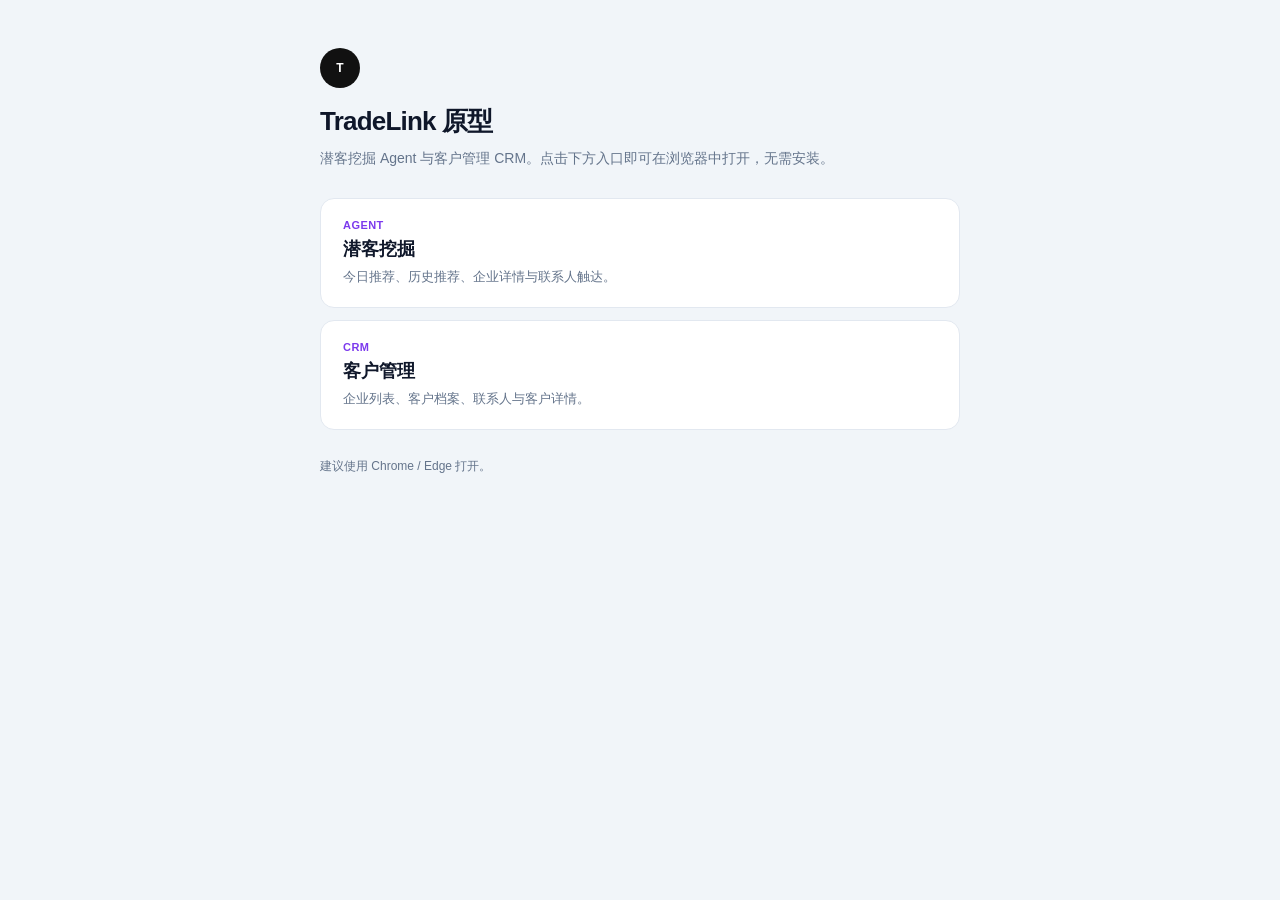
<file: index.html>
<!DOCTYPE html>
<html lang="zh-CN">
<head>
<meta charset="UTF-8">
<meta name="viewport" content="width=device-width, initial-scale=1.0">
<title>TradeLink · 原型预览</title>
<style>
:root {
  --bg:#f1f5f9; --card:#fff; --text:#0f172a; --muted:#64748b;
  --accent:#0891b2; --agent:#7c3aed; --border:#e2e8f0;
}
*{margin:0;padding:0;box-sizing:border-box}
body{font-family:-apple-system,BlinkMacSystemFont,"Segoe UI","Microsoft YaHei",sans-serif;background:var(--bg);color:var(--text);min-height:100vh;padding:48px 20px}
.wrap{max-width:640px;margin:0 auto}
.logo{width:40px;height:40px;border-radius:50%;background:#111;color:#fff;font-size:12px;font-weight:800;display:flex;align-items:center;justify-content:center;margin-bottom:16px}
h1{font-size:26px;letter-spacing:-.03em;margin-bottom:8px}
.lead{font-size:14px;color:var(--muted);line-height:1.65;margin-bottom:28px}
.cards{display:grid;gap:12px}
a.card{display:block;background:var(--card);border:1px solid var(--border);border-radius:14px;padding:20px 22px;text-decoration:none;color:inherit;transition:border-color .15s,box-shadow .15s}
a.card:hover{border-color:#c4b5fd;box-shadow:0 8px 24px rgba(15,23,42,.06)}
.kicker{font-size:11px;font-weight:700;letter-spacing:.04em;color:var(--agent);margin-bottom:6px}
.card h2{font-size:18px;margin-bottom:6px}
.card p{font-size:13px;color:var(--muted);line-height:1.55}
.hint{margin-top:28px;font-size:12px;color:var(--muted)}
</style>
</head>
<body>
  <div class="wrap">
    <div class="logo">T</div>
    <h1>TradeLink 原型</h1>
    <p class="lead">潜客挖掘 Agent 与客户管理 CRM。点击下方入口即可在浏览器中打开，无需安装。</p>
    <div class="cards">
      <a class="card" href="trade-agent/proactive-agent-v1.html">
        <div class="kicker">AGENT</div>
        <h2>潜客挖掘</h2>
        <p>今日推荐、历史推荐、企业详情与联系人触达。</p>
      </a>
      <a class="card" href="trade-agent/crm-v2.html">
        <div class="kicker">CRM</div>
        <h2>客户管理</h2>
        <p>企业列表、客户档案、联系人与客户详情。</p>
      </a>
    </div>
    <p class="hint">建议使用 Chrome / Edge 打开。</p>
  </div>
</body>
</html>
</file>
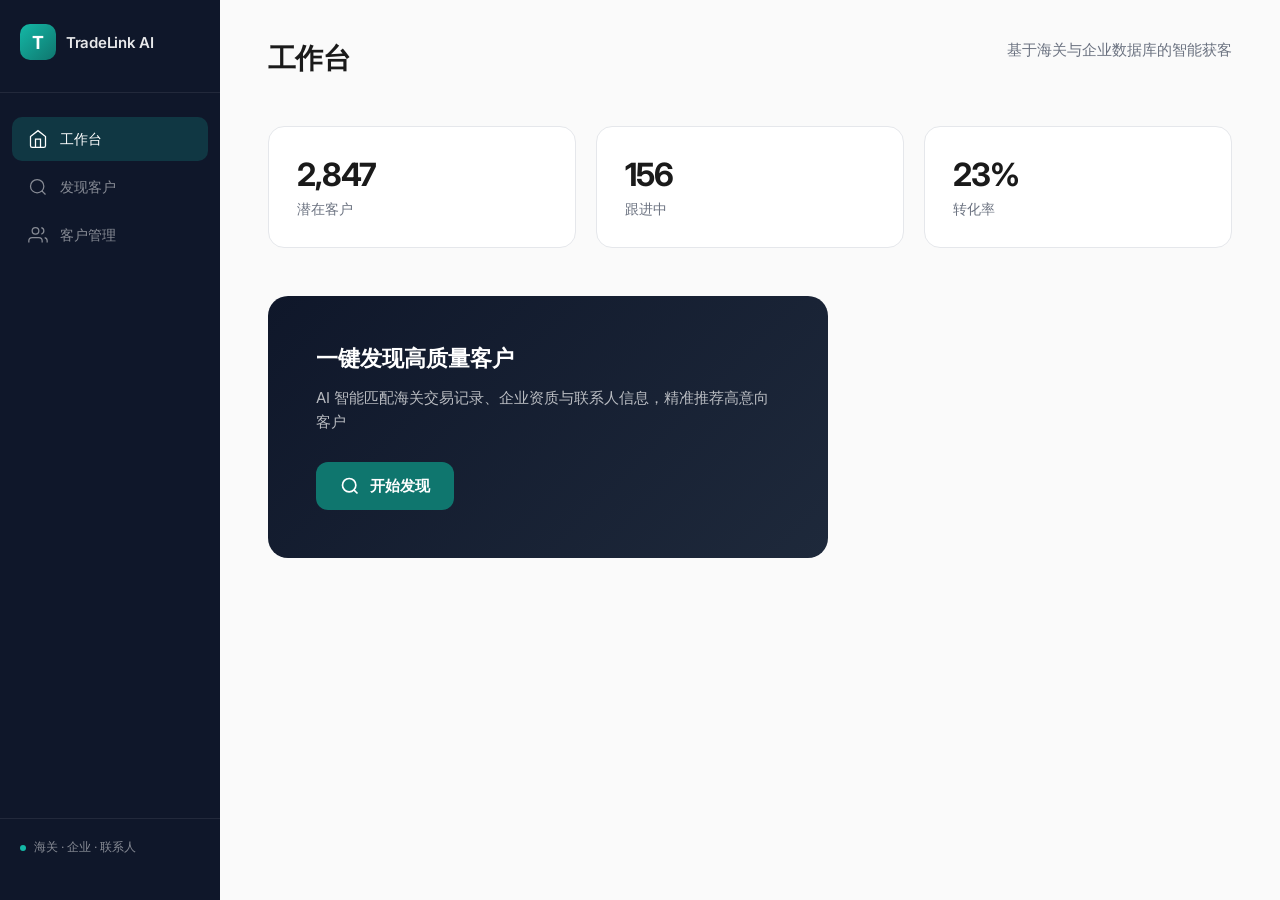
<file: trade-agent/index.html>
<!DOCTYPE html>
<html lang="zh-CN">
<head>
  <meta charset="UTF-8">
  <meta name="viewport" content="width=device-width, initial-scale=1.0">
  <title>TradeLink AI · 外贸智能获客</title>
  <link rel="preconnect" href="https://fonts.googleapis.com">
  <link href="https://fonts.googleapis.com/css2?family=Inter:wght@300;400;500;600;700&display=swap" rel="stylesheet">
  <link rel="stylesheet" href="styles.css">
</head>
<body>
  <div class="app">
    <!-- Sidebar -->
    <aside class="sidebar">
      <div class="logo">
        <span class="logo-icon">T</span>
        <span class="logo-text">TradeLink AI</span>
      </div>
      <nav class="nav">
        <a href="#" class="nav-item active" data-screen="dashboard">
          <svg viewBox="0 0 24 24" fill="none" stroke="currentColor" stroke-width="1.5"><path d="M3 9l9-7 9 7v11a2 2 0 01-2 2H5a2 2 0 01-2-2z"/><path d="M9 22V12h6v10"/></svg>
          <span>工作台</span>
        </a>
        <a href="#" class="nav-item" data-screen="discover">
          <svg viewBox="0 0 24 24" fill="none" stroke="currentColor" stroke-width="1.5"><circle cx="11" cy="11" r="8"/><path d="M21 21l-4.35-4.35"/></svg>
          <span>发现客户</span>
        </a>
        <a href="#" class="nav-item" data-screen="customers">
          <svg viewBox="0 0 24 24" fill="none" stroke="currentColor" stroke-width="1.5"><path d="M17 21v-2a4 4 0 00-4-4H5a4 4 0 00-4 4v2"/><circle cx="9" cy="7" r="4"/><path d="M23 21v-2a4 4 0 00-3-3.87"/><path d="M16 3.13a4 4 0 010 7.75"/></svg>
          <span>客户管理</span>
        </a>
      </nav>
      <div class="sidebar-footer">
        <div class="db-status">
          <span class="status-dot"></span>
          <span>海关 · 企业 · 联系人</span>
        </div>
      </div>
    </aside>

    <!-- Main Content -->
    <main class="main">
      <!-- Screen 1: Dashboard -->
      <section id="screen-dashboard" class="screen active">
        <header class="screen-header">
          <h1>工作台</h1>
          <p class="subtitle">基于海关与企业数据库的智能获客</p>
        </header>
        <div class="stats-grid">
          <div class="stat-card">
            <span class="stat-value">2,847</span>
            <span class="stat-label">潜在客户</span>
          </div>
          <div class="stat-card">
            <span class="stat-value">156</span>
            <span class="stat-label">跟进中</span>
          </div>
          <div class="stat-card">
            <span class="stat-value">23%</span>
            <span class="stat-label">转化率</span>
          </div>
        </div>
        <div class="cta-section">
          <div class="cta-card">
            <h2>一键发现高质量客户</h2>
            <p>AI 智能匹配海关交易记录、企业资质与联系人信息，精准推荐高意向客户</p>
            <button class="btn-primary" data-action="go-discover">
              <svg viewBox="0 0 24 24" fill="none" stroke="currentColor" stroke-width="2"><circle cx="11" cy="11" r="8"/><path d="M21 21l-4.35-4.35"/></svg>
              开始发现
            </button>
          </div>
        </div>
      </section>

      <!-- Screen 2: Discover (One-click) -->
      <section id="screen-discover" class="screen">
        <header class="screen-header">
          <h1>发现客户</h1>
          <p class="subtitle">输入产品关键词，AI 自动匹配潜在客户</p>
        </header>
        <div class="discover-form">
          <div class="form-group">
            <label>产品 / 品类关键词</label>
            <input type="text" placeholder="例如：机械零部件、电子产品..." id="search-keyword">
          </div>
          <div class="form-row">
            <div class="form-group">
              <label>目标地区（可选）</label>
              <select id="search-region">
                <option value="">全部地区</option>
                <option value="us">北美</option>
                <option value="eu">欧洲</option>
                <option value="sea">东南亚</option>
              </select>
            </div>
            <div class="form-group">
              <label>客户质量</label>
              <select id="search-quality">
                <option value="high">高质量优先</option>
                <option value="all">全部</option>
              </select>
            </div>
          </div>
          <button class="btn-primary btn-large" id="btn-discover">
            <span class="btn-icon">⚡</span>
            一键智能匹配
          </button>
        </div>
        <div class="discover-result" id="discover-result" style="display:none">
          <h3>匹配完成 · 发现 <strong id="match-count">0</strong> 家潜在客户</h3>
          <p class="hint">已根据海关交易、企业规模、联系人职位进行智能排序</p>
          <button class="btn-secondary" data-action="go-customers">查看客户列表 →</button>
        </div>
      </section>

      <!-- Screen 3: Customer List -->
      <section id="screen-customers" class="screen">
        <header class="screen-header">
          <h1>客户管理</h1>
          <p class="subtitle">潜在客户与跟进状态</p>
          <div class="header-actions">
            <input type="text" placeholder="搜索客户..." class="search-input" id="customer-search">
          </div>
        </header>
        <div class="table-wrapper">
          <table class="data-table">
            <thead>
              <tr>
                <th>公司名称</th>
                <th>联系人</th>
                <th>地区</th>
                <th>匹配度</th>
                <th>状态</th>
                <th>操作</th>
              </tr>
            </thead>
            <tbody id="customer-tbody">
              <!-- Filled by JS -->
            </tbody>
          </table>
        </div>
      </section>

      <!-- Screen 4: Customer Detail (Modal) -->
      <div id="customer-detail" class="modal">
        <div class="modal-backdrop" data-close="modal"></div>
        <div class="modal-content">
          <button class="modal-close" data-close="modal">×</button>
          <header class="modal-header">
            <h2 id="detail-company">—</h2>
            <span class="badge" id="detail-status">—</span>
          </header>
          <div class="detail-grid">
            <div class="detail-section">
              <h4>企业信息</h4>
              <dl>
                <dt>海关编码</dt>
                <dd id="detail-code">—</dd>
                <dt>地区</dt>
                <dd id="detail-region">—</dd>
                <dt>年进口额</dt>
                <dd id="detail-volume">—</dd>
              </dl>
            </div>
            <div class="detail-section">
              <h4>联系人</h4>
              <dl>
                <dt>姓名</dt>
                <dd id="detail-contact">—</dd>
                <dt>职位</dt>
                <dd id="detail-title">—</dd>
                <dt>邮箱</dt>
                <dd><a href="#" id="detail-email">—</a></dd>
              </dl>
            </div>
          </div>
          <div class="follow-up-section">
            <h4>跟进记录</h4>
            <ul class="timeline" id="follow-timeline">
              <!-- Filled by JS -->
            </ul>
            <div class="add-follow">
              <textarea placeholder="添加跟进记录..." id="follow-note"></textarea>
              <div class="add-follow-actions">
                <input type="date" id="follow-date" class="date-input">
                <button class="btn-primary btn-sm" id="btn-add-follow">保存</button>
              </div>
            </div>
          </div>
        </div>
      </div>
    </main>
  </div>

  <script src="app.js"></script>
</body>
</html>
</file>
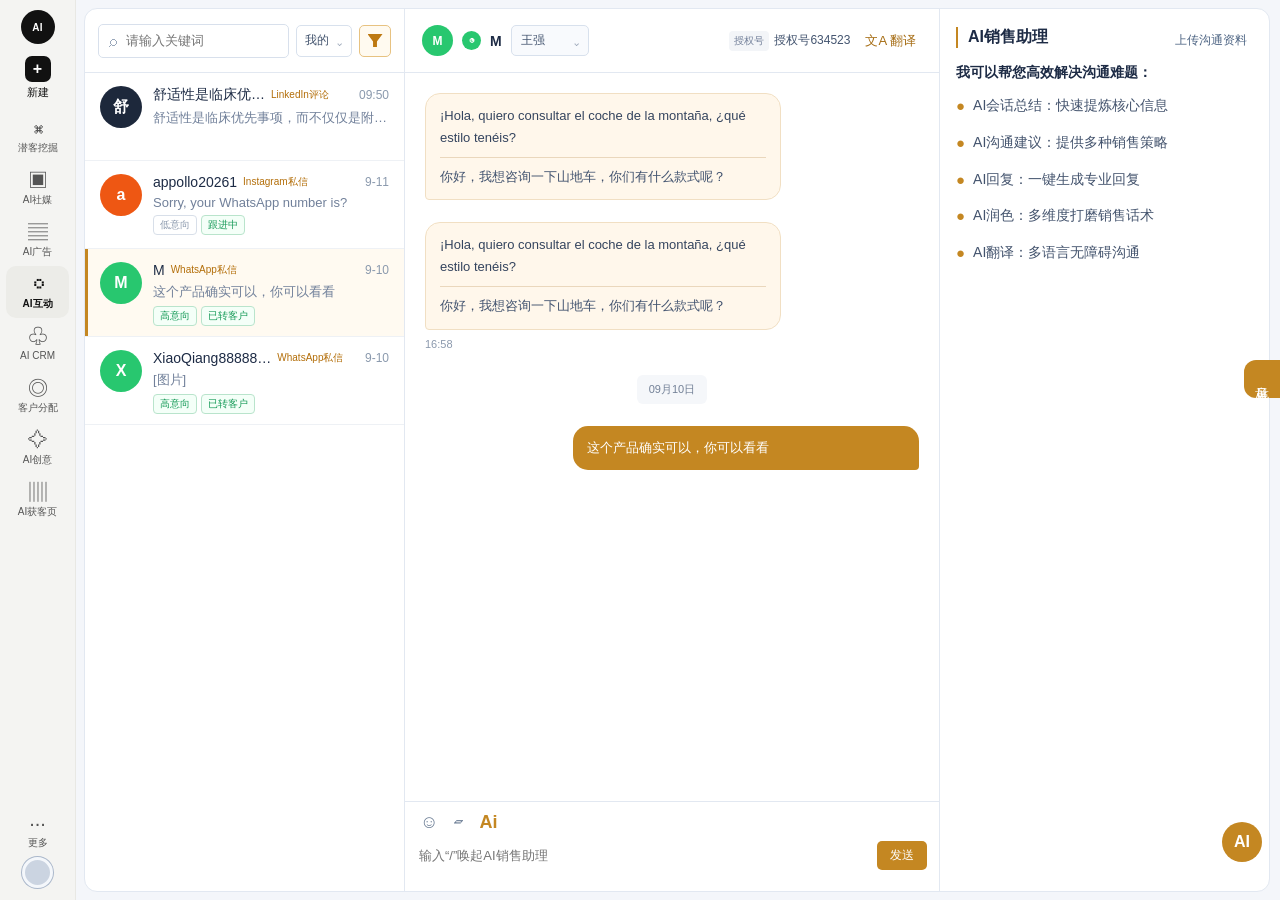
<file: trade-agent/ai-interaction.html>
<!doctype html>
<html lang="zh-CN">
<head>
<meta charset="UTF-8">
<meta name="viewport" content="width=device-width, initial-scale=1.0">
<title>TradeLink · AI互动</title>
<style>
:root{--bg:#f4f6fa;--card:#fff;--text:#1d2b45;--muted:#71809a;--border:#e2e8f1;--gold:#c48722;--gold-soft:#fff7e9;--blue:#2376e5;--green:#14b86a;--rail:64px}*{box-sizing:border-box}body{margin:0;min-width:1180px;height:100vh;overflow:hidden;background:var(--bg);font-family:-apple-system,BlinkMacSystemFont,"Segoe UI","Microsoft YaHei",sans-serif;color:var(--text)}button,input{font:inherit}.app{height:100%;display:flex}.rail{width:var(--rail);padding:12px 5px;background:#f8faff;border-right:1px solid var(--border);display:flex;flex-direction:column;align-items:center}.brand{width:36px;height:36px;border-radius:10px;background:#101722;color:#fff;display:grid;place-items:center;font-weight:900;letter-spacing:-2px;margin-bottom:8px}.new{border:0;background:none;color:#536582;font-size:10px;font-weight:700;display:grid;gap:3px;place-items:center;margin:0 0 10px;cursor:pointer}.new b{display:grid;place-items:center;width:20px;height:20px;border-radius:50%;background:#52627f;color:#fff;font-size:19px;line-height:1}.nav{width:100%;padding:8px 0;color:#50617e;font-size:10px;font-weight:700;text-decoration:none;text-align:center;border-radius:8px;line-height:1.4}.nav:hover,.nav.active{background:#edf3fc;color:#1f61bd}.nav i{display:block;height:20px;font-style:normal;font-size:17px;line-height:20px}.rail-spacer{flex:1}.avatar{width:31px;height:31px;border-radius:50%;background:#cbd4e1;border:3px solid #f4f7fb;box-shadow:0 0 0 1px #abb8cb}.interaction{flex:1;min-width:0;margin:8px 10px 8px 8px;background:#fff;border:1px solid var(--border);border-radius:13px;display:grid;grid-template-columns:320px minmax(460px,1fr) 330px;overflow:hidden}.conversation-pane{min-width:0;border-right:1px solid var(--border);display:flex;flex-direction:column}.searchbar{height:64px;padding:13px;border-bottom:1px solid var(--border);display:flex;gap:9px;align-items:center}.search-box{height:34px;flex:1;border:1px solid #d8e0ec;border-radius:5px;display:flex;align-items:center;padding:0 10px;color:#9aa8bb}.search-box input{width:100%;border:0;outline:0;color:#34455f;font-size:13px;margin-left:7px}.filter-btn{width:32px;height:32px;border:0;background:#fff;color:#a76600;font-size:19px;cursor:pointer;border-radius:5px}.filter-btn.active{background:var(--gold-soft)}.filter-pop{position:fixed;z-index:20;width:410px;max-height:calc(100vh - 130px);overflow:auto;padding:16px 18px;background:#fff;border:1px solid var(--border);border-radius:0 0 14px 14px;box-shadow:0 16px 32px rgba(30,48,75,.14)}.filter-pop[hidden]{display:none}.filter-section{margin-bottom:16px}.filter-section h3{font-size:14px;margin:0 0 10px}.checks{display:flex;gap:10px;flex-wrap:wrap}.check{font-size:13px;color:#40516d;display:flex;align-items:center;gap:6px;cursor:pointer}.check input{appearance:none;width:16px;height:16px;margin:0;border:1px solid #ccd6e5;border-radius:4px;display:grid;place-content:center}.check input:checked{background:var(--gold);border-color:var(--gold)}.check input:checked::after{content:'✓';color:#fff;font-size:11px}.channel-check{border:1px solid #e0e6ee;border-radius:999px;padding:5px 10px 5px 6px;gap:6px}.channel-dot{display:grid;place-items:center;width:19px;height:19px;border-radius:50%;color:#fff;font-size:10px;font-weight:800;background:#64748b}.wa{background:#28c76f}.fb{background:#1976ed}.ig{background:#e65679}.vk{background:#2787f5}.in{background:#0a66c2}.tt{background:#171c26}.x{background:#111}.yt{background:#ed3939}.lead{background:#c48722}.site{background:#2f91cf}.filter-foot{display:flex;justify-content:flex-end;gap:10px;padding-top:2px}.outline,.gold-btn{height:33px;padding:0 16px;border-radius:5px;cursor:pointer;font-size:13px}.outline{border:1px solid #bac7d9;background:#fff;color:#53627b}.gold-btn{border:1px solid var(--gold);background:var(--gold);color:#fff}.conversation-list{overflow:auto;flex:1}.conversation{height:88px;display:flex;gap:11px;padding:13px 15px;border-bottom:1px solid #eef1f5;cursor:pointer;position:relative}.conversation:hover{background:#fafcff}.conversation.active{background:#fffaf1}.conversation.active::before{content:'';position:absolute;left:0;top:0;bottom:0;width:3px;background:var(--gold)}.person-avatar{width:42px;height:42px;border-radius:50%;display:grid;place-items:center;background:#e5ebf5;color:#445a79;font-weight:800;flex:none}.person-avatar.wa{background:#28c76f;color:#fff}.person-avatar.dark{background:#1d283b;color:#fff}.person-avatar.orange{background:#ee5713;color:#fff}.conversation-main{min-width:0;flex:1}.conversation-top{display:flex;gap:6px;align-items:center;font-size:14px}.conversation-name{overflow:hidden;text-overflow:ellipsis;white-space:nowrap}.channel{font-size:10px;color:#b36e09;white-space:nowrap}.time{margin-left:auto;color:#8a99ad;font-size:12px;white-space:nowrap}.preview{margin:5px 0 4px;font-size:13px;white-space:nowrap;overflow:hidden;text-overflow:ellipsis;color:#71809a}.tag{display:inline-block;border:1px solid #b9e4cc;color:#159a57;background:#f4fff8;border-radius:4px;padding:2px 6px;margin-right:4px;font-size:10px}.tag.wait{color:#c27b14;border-color:#f0cf9d;background:#fffbf2}.tag.low{color:#8b99ad;border-color:#d8dfe9;background:#fff}.chat-pane{min-width:0;display:flex;flex-direction:column}.chat-head{height:64px;padding:0 17px;border-bottom:1px solid var(--border);display:flex;align-items:center;gap:9px}.chat-head .person-avatar{width:31px;height:31px;font-size:12px}.chat-name{font-weight:700;font-size:14px}.channel-mini{font-size:10px;color:#c77d11}.head-gap{flex:1}.owner{border:0;background:#f8fafd;color:#43546f;border-radius:5px;padding:6px 9px;font-size:12px;cursor:pointer}.translate{border:0;background:#fff;color:#a66d14;padding:6px;cursor:pointer;font-size:13px}.owner-menu{position:fixed;z-index:25;background:#fff;border:1px solid var(--border);box-shadow:0 10px 24px rgba(25,42,67,.16);border-radius:8px;padding:5px}.owner-menu[hidden]{display:none}.owner-menu button{display:block;width:126px;border:0;background:#fff;text-align:left;padding:8px;color:#3e506d;font-size:13px;cursor:pointer}.owner-menu button:hover{background:#f6f9fd}.messages{flex:1;overflow:auto;padding:20px}.msg{max-width:70%;margin-bottom:22px;font-size:13px;line-height:1.7}.msg.in{margin-right:auto}.msg.out{margin-left:auto}.bubble{padding:11px 14px;border-radius:15px;background:#fff8ee}.out .bubble{background:#c48722;color:#fff;border-radius:15px 15px 4px 15px}.translation{display:block;padding-top:8px;border-top:1px solid rgba(100,80,35,.08);margin-top:8px}.out .translation{border-color:rgba(255,255,255,.25)}.message-meta{font-size:11px;color:#8b99ad;margin-top:5px}.out .message-meta{text-align:right}.date{margin:4px auto 22px;width:max-content;border-radius:6px;background:#f5f7fa;color:#738197;font-size:11px;padding:7px 12px}.composer{min-height:90px;border-top:1px solid var(--border);padding:8px 12px}.compose-tools{display:flex;gap:10px;color:#6f7f96;font-size:18px}.compose-tools button{border:0;background:#fff;color:#697b93;cursor:pointer;padding:2px 3px}.compose-tools .ai-key{color:#c48722;font-weight:800}.compose-row{display:flex;gap:10px;margin-top:6px}.compose-row input{flex:1;border:0;outline:0;font-size:13px;color:#34455f}.send{border:0;background:var(--gold);color:#fff;border-radius:5px;padding:6px 13px;cursor:pointer;font-size:12px}.assistant-pane{border-left:1px solid var(--border);padding:18px 16px;position:relative}.assistant-title{border-left:2px solid var(--gold);padding-left:10px;font-size:16px;font-weight:800}.assistant-upload{position:absolute;right:16px;top:22px;border:0;background:none;color:#4e6584;font-size:12px;cursor:pointer}.assistant-intro{margin:16px 0 13px;font-size:14px;font-weight:700}.capability{display:flex;gap:8px;align-items:flex-start;margin:0 0 15px;color:#43536d;font-size:14px;line-height:1.45}.capability i{font-style:normal;color:var(--gold);font-size:15px}.feedback{position:fixed;right:0;top:40%;border:0;border-radius:12px 0 0 12px;background:#c48722;color:#fff;padding:15px 9px;writing-mode:vertical-rl;font-size:14px;letter-spacing:2px;cursor:pointer}.ai-float{position:fixed;right:18px;bottom:38px;border:0;width:40px;height:40px;border-radius:50%;background:#c48722;color:#fff;font-weight:800;cursor:pointer}.toast{position:fixed;z-index:40;left:50%;bottom:26px;transform:translate(-50%,18px);opacity:0;background:#202d45;color:#fff;border-radius:7px;padding:10px 15px;font-size:13px;transition:.18s}.toast.show{transform:translate(-50%,0);opacity:1}@media(max-width:1250px){.interaction{grid-template-columns:290px minmax(410px,1fr) 290px}.assistant-pane{padding:16px 13px}.conversation{padding-left:12px;padding-right:12px}}
  .searchbar{gap:7px}.search-box{min-width:92px}.main-owner-filter{height:32px;max-width:76px;overflow:hidden;text-overflow:ellipsis;white-space:nowrap;border:1px solid #d8e1ed;border-radius:5px;background:#fff;color:#43546e;padding:0 8px;font-size:12px;cursor:pointer}.main-owner-filter[hidden]{display:none!important}.main-owner-filter:hover{border-color:#b8c6da}.filter-btn{display:grid;place-items:center}.funnel-icon{width:15px;height:11px;border:1.8px solid #b97813;border-top:0;clip-path:polygon(0 0,100% 0,65% 62%,65% 100%,35% 100%,35% 62%);background:#fff7e9}.filter-btn.active .funnel-icon{background:#d99019;border-color:#d99019}.owner-picker{position:fixed;z-index:24;width:226px;padding:8px;background:#fff;border:1px solid #dce4ef;border-radius:7px;box-shadow:0 10px 22px rgba(30,48,75,.14)}.owner-picker[hidden]{display:none}.owner-search{height:31px;display:flex;align-items:center;gap:5px;padding:0 8px;border:1px solid #d8e1ed;border-radius:4px;color:#8b9ab0}.owner-search input{min-width:0;flex:1;border:0;outline:0;font-size:12px}.owner-options{max-height:190px;overflow:auto;margin-top:6px}.owner-option{display:flex;align-items:center;gap:8px;padding:7px 4px;font-size:13px;color:#40516d;cursor:pointer}.owner-option:hover{background:#f5f8fc}.owner-option input{appearance:none;width:15px;height:15px;border:1px solid #cbd6e5;border-radius:4px;margin:0;display:grid;place-content:center}.owner-option input:checked{background:var(--gold);border-color:var(--gold)}.owner-option input:checked::after{content:'✓';font-size:10px;color:#fff}.owner-mini-avatar{width:20px;height:20px;border-radius:50%;display:grid;place-items:center;background:#dce6f4;color:#425b80;font-size:10px;font-weight:800}.msg.in .bubble{padding:11px 14px!important;background:#fff7eb!important;color:#34445e!important;border:1px solid #f1dfc3;border-radius:15px 15px 15px 4px!important}.msg.in{max-width:72%}.msg.in .translation{border-top-color:#ead7bc!important;color:#42536f}.crm-button{height:28px;border:1px solid #d59a3c;border-radius:5px;background:#fffaf1;color:#b5740f;padding:0 8px;font-size:12px;cursor:pointer;white-space:nowrap}.crm-button[hidden]{display:none!important}.account-label{font-size:12px;color:#536783;white-space:nowrap}.translate{white-space:nowrap}
  .filter-btn{border:1px solid #e7c281;background:#fffaf0}.filter-btn:hover,.filter-btn.active{background:#fff0ce;border-color:#ce8b1c}.funnel-icon{width:15px;height:13px;border:0;clip-path:polygon(0 0,100% 0,63% 58%,63% 100%,37% 100%,37% 58%);background:#bd7912}.filter-btn.active .funnel-icon{background:#a96500;border-color:transparent}.main-owner-filter{display:flex;align-items:center;justify-content:space-between;position:relative;padding-right:22px}.main-owner-filter::after,.owner::after{content:'⌄';position:absolute;top:50%;right:8px;transform:translateY(-50%);font-size:13px;line-height:1;color:#71809a;margin:0}.channel-head-icon{width:19px;height:19px;border-radius:50%;background:#28c76f;color:#fff;display:grid;place-items:center;font-size:10px;font-weight:800;flex:none}.channel-head-icon.fb{background:#1976ed}.channel-head-icon.ig{background:#e65679}.channel-head-icon.vk{background:#2787f5}.channel-head-icon.in{background:#0a66c2}.owner{display:inline-flex;align-items:center;position:relative;padding:5px 22px 5px 7px}.account-label{padding:5px 8px;border:1px solid #c6ead7;border-radius:5px;background:#effaf3;color:#168557}.msg.in{background:transparent!important;border:0!important}
  /* 四个业务页统一左侧导航视觉与间距 */
  .rail{width:76px;padding:10px 6px 12px;background:#f4f4f2;border-right:1px solid #e8e8e4;flex-shrink:0}
  .brand{width:34px;height:34px;border-radius:50%;background:#111;color:#fff;font-size:10px;margin-bottom:6px;letter-spacing:.02em}
  .new{gap:3px;width:100%;padding:6px 0 10px;margin:0;color:#111;font-size:11px;font-weight:500}
  .new b{width:26px;height:26px;border-radius:7px;background:#111;font-size:16px}
  .nav{display:flex;flex-direction:column;align-items:center;justify-content:center;gap:4px;padding:8px 2px;border-radius:10px;color:#555;font-size:10px;line-height:1.2;font-weight:500}
  .nav i{height:20px;font-size:20px;line-height:20px}
  .nav:hover,.nav.active{background:#ecece8;color:#111;font-weight:600}
  .account-label{display:flex;align-items:center;gap:5px;padding:0;border:0;border-radius:0;background:transparent;color:#43546f;font-size:12px;white-space:nowrap}
  .account-label::before{content:'授权号';display:inline-flex;align-items:center;height:20px;padding:0 5px;border-radius:4px;background:#f3f5f8;color:#73809a;font-size:10px}
  .crm-button{height:30px;border:0;border-radius:6px;background:var(--gold);color:#fff;padding:0 11px;font-size:12px;font-weight:600;cursor:pointer;box-shadow:0 2px 5px rgba(196,135,34,.18)}
  .crm-button:hover{background:#ad7419}
  .owner{min-width:78px;max-width:120px;overflow:hidden;text-overflow:ellipsis;white-space:nowrap;border:1px solid #d8e1ed;background:#f8fafd;padding:6px 24px 6px 9px;text-align:left}
  .owner-menu{min-width:148px;max-height:280px;overflow:auto;padding:5px;border-radius:8px}
  .owner-menu button{width:100%;display:flex;align-items:center;gap:7px;border-radius:5px;padding:8px 9px}
  .owner-menu-avatar{width:20px;height:20px;border-radius:50%;display:grid;place-items:center;background:#dce6f4;color:#425b80;font-size:10px;font-weight:800;flex:0 0 auto}.owner-menu-check{margin-left:auto;color:var(--gold);font-size:12px}
  .comment-thread{display:flex;flex-direction:column;gap:12px;max-width:72%;margin:0 auto 22px}
  .comment-post-card,.comment-item-card{border:1px solid #edf0f4;border-radius:10px;background:#fff;padding:12px 14px;color:#34445e}
  .comment-post-card{background:#fff8ee;border-color:#f1dfc3}
  .comment-post-title{font-size:13px;line-height:1.6;padding-bottom:10px;border-bottom:1px solid #ead7bc}
  .comment-post-image{height:190px;margin-top:11px;border-radius:8px;background:linear-gradient(135deg,#d9e0e5 0%,#8b9ba8 48%,#36434d 49%,#b99355 64%,#e7ecef 100%);display:grid;place-items:center;color:rgba(255,255,255,.8);font-size:42px;letter-spacing:4px}
  .comment-post-meta{display:flex;justify-content:space-between;gap:10px;margin-top:10px;color:#8b99ad;font-size:11px}
  .comment-item-card{display:grid;grid-template-columns:34px minmax(0,1fr);gap:9px;padding:10px 12px}
  .comment-item-avatar{width:34px;height:34px;border-radius:50%;display:grid;place-items:center;background:#e5eef8;color:#64809e;font-size:12px;font-weight:700}
  .comment-item-head{display:flex;justify-content:space-between;gap:8px;font-size:12px;font-weight:600}.comment-item-time{color:#8b99ad;font-size:11px;font-weight:400;white-space:nowrap}
  .comment-item-copy{margin-top:4px;padding-bottom:7px;border-bottom:1px solid #ead7bc;color:#71809a;font-size:12px}.comment-item-reply{margin-top:7px;color:#c48722;font-size:11px;font-weight:600}
</style>
</head>
<body>
<div class="app">
  <aside class="rail" aria-label="主导航"><div class="brand">AI</div><button class="new"><b>+</b>新建</button><a class="nav" href="proactive-agent-v1.html"><i>⌘</i>潜客挖掘</a><a class="nav" href="#"><i>▣</i>AI社媒</a><a class="nav" href="#"><i>▤</i>AI广告</a><a class="nav active" href="ai-interaction.html"><i>◌</i>AI互动</a><a class="nav" href="crm-v2.html"><i>♧</i>AI CRM</a><a class="nav" href="customer-allocation.html"><i>◎</i>客户分配</a><a class="nav" href="#"><i>✧</i>AI创意</a><a class="nav" href="#"><i>▥</i>AI获客页</a><div class="rail-spacer"></div><a class="nav" href="#"><i>···</i>更多</a><div class="avatar"></div></aside>
  <main class="interaction">
    <section class="conversation-pane"><div class="searchbar"><label class="search-box">⌕<input id="search" placeholder="请输入关键词" oninput="renderConversations()"></label><button class="main-owner-filter" id="owner-selector-trigger" type="button" onclick="toggleOwnerPicker(event)">我的⌄</button><button class="filter-btn" id="filter-button" onclick="toggleFilter(event)" aria-label="高级筛选"><span class="funnel-icon"></span></button></div><div class="owner-picker" id="owner-picker" hidden onclick="event.stopPropagation()"><label class="owner-search">⌕<input id="owner-search" placeholder="搜索负责人" oninput="renderOwnerOptions()"></label><div class="owner-options" id="owner-options"></div></div><div class="filter-pop" id="filter-pop" hidden onclick="event.stopPropagation()"><div class="filter-section"><h3>跟进状态</h3><div class="checks"><label class="check"><input type="checkbox" data-filter="status" value="待处理">待处理</label><label class="check"><input type="checkbox" data-filter="status" value="跟进中">跟进中</label><label class="check"><input type="checkbox" data-filter="status" value="已转客户">已转客户</label><label class="check"><input type="checkbox" data-filter="status" value="无效">无效</label></div></div><div class="filter-section"><h3>意向强度</h3><div class="checks"><label class="check"><input type="checkbox" data-filter="intent" value="高意向">高意向</label><label class="check"><input type="checkbox" data-filter="intent" value="中意向">中意向</label><label class="check"><input type="checkbox" data-filter="intent" value="低意向">低意向</label></div></div><div class="filter-section"><h3>互动形式</h3><div class="checks"><label class="check"><input type="checkbox" data-filter="form" value="私信">私信</label><label class="check"><input type="checkbox" data-filter="form" value="评论">评论</label><label class="check"><input type="checkbox" data-filter="form" value="表单">表单</label></div></div><div class="filter-section"><h3>互动渠道</h3><div class="checks" id="channel-checks"></div></div><div class="filter-section"><h3>互动时间</h3><div class="checks"><label class="check"><input type="radio" name="period" value="今天">今天</label><label class="check"><input type="radio" name="period" value="近7天">近7天</label><label class="check"><input type="radio" name="period" value="近30天">近30天</label><label class="check"><input type="radio" name="period" value="全部" checked>全部</label></div></div><div class="filter-foot"><button class="outline" onclick="resetFilters()">重置</button><button class="gold-btn" onclick="applyFilters()">筛选</button></div></div><div class="conversation-list" id="conversation-list"></div></section>
    <section class="chat-pane"><header class="chat-head"><div class="person-avatar wa" id="head-avatar">M</div><span class="channel-head-icon" id="head-channel-icon">◔</span><strong class="chat-name" id="chat-name">M</strong><button class="owner" id="owner-button" onclick="toggleOwnerMenu(event)">王强</button><span class="head-gap"></span><button class="crm-button" id="crm-button" type="button" onclick="saveToCrm()" hidden>存入 AI CRM</button><span class="account-label" id="account-label">授权号634523</span><button class="translate" onclick="toast('已切换翻译显示')">文A 翻译</button></header><div class="owner-menu" id="owner-menu" hidden></div><div class="messages" id="messages"></div><div class="composer"><div class="compose-tools"><button onclick="toast('表情面板已打开')">☺</button><button onclick="toast('请选择要发送的文件')">▱</button><button class="ai-key" onclick="toast('AI 快捷回复已打开')">Ai</button></div><div class="compose-row"><input id="reply" placeholder="输入“/”唤起AI销售助理" onkeydown="if(event.key==='Enter')sendReply()"><button class="send" onclick="sendReply()">发送</button></div></div></section>
    <aside class="assistant-pane"><button class="assistant-upload" onclick="toast('请上传沟通资料')">上传沟通资料</button><div class="assistant-title">AI销售助理</div><p class="assistant-intro">我可以帮您高效解决沟通难题：</p><div class="capability"><i>●</i><span>AI会话总结：快速提炼核心信息</span></div><div class="capability"><i>●</i><span>AI沟通建议：提供多种销售策略</span></div><div class="capability"><i>●</i><span>AI回复：一键生成专业回复</span></div><div class="capability"><i>●</i><span>AI润色：多维度打磨销售话术</span></div><div class="capability"><i>●</i><span>AI翻译：多语言无障碍沟通</span></div></aside>
  </main>
</div><button class="feedback" onclick="toast('感谢你的反馈')">意见反馈</button><button class="ai-float" onclick="toast('AI 助手已就绪')">AI</button><div class="toast" id="toast"></div>
<script>
const role=new URLSearchParams(location.search).get('role')==='rep'?'rep':'manager';
const channels=[['WhatsApp','wa','◔'],['Facebook','fb','f'],['Instagram','ig','◎'],['VKontakte','vk','vk'],['LinkedIn','in','in'],['TikTok','tt','♪'],['X','x','𝕏'],['YouTube','yt','▶'],['获客页','lead','✦'],['独立站','site','⌂']];
const people=['王强','张三','李四','王五','陈敏','刘辉','李娜','赵雨','周明','孙悦','吴凡','郑洁','黄磊','马骏','何倩','徐航','郭颖','罗浩','蒋欣','冯涛','魏晨','彭琳','曹宇','唐宁','宋扬'];
const avatarInitial=name=>String(name||'—').trim().slice(0,1)||'—';
let selected={id:5,name:'M',channel:'WhatsApp私信',kind:'wa',owner:'王强',account:'授权号634523',intent:'高意向',status:'已转客户',form:'私信',preview:'这个产品确实可以，你可以看看',time:'9-10',messages:[['in','¡Hola, quiero consultar el coche de la montaña, ¿qué estilo tenéis?','你好，我想咨询一下山地车，你们有什么款式呢？',''],['in','¡Hola, quiero consultar el coche de la montaña, ¿qué estilo tenéis?','你好，我想咨询一下山地车，你们有什么款式呢？','16:58'],['out','这个产品确实可以，你可以看看','这个产品确实可以，你可以看看',''] ]};
let conversations=[{id:1,name:'舒适性是临床优…',channel:'LinkedIn评论',kind:'dark',owner:'王强',intent:'',status:'',form:'评论',preview:'舒适性是临床优先事项，而不仅仅是附加功能',time:'09:50',postText:'舒适性是临床优先事项，而不仅仅是附加功能',postTime:'9-10 17:23:02 发布',commentAuthor:'用户jnZQztXdm0',commentText:'试试就试试',commentTime:'9-10 17:29:50'},{id:2,name:'陈小小',channel:'WhatsApp私信',kind:'wa',owner:'陈敏',intent:'高意向',status:'已转客户',form:'私信',preview:'[图片]',time:'9-14'},{id:3,name:'启磊 周',channel:'WhatsApp私信',kind:'dark',owner:'刘辉',intent:'低意向',status:'待处理',form:'私信',preview:'[图片]',time:'9-11'},{id:4,name:'appollo20261',channel:'Instagram私信',kind:'orange',owner:'王强',intent:'低意向',status:'跟进中',form:'私信',preview:'Sorry, your WhatsApp number is?',time:'9-11'},{id:5,...selected},{id:6,name:'再发一个呢',channel:'VKontakte评论',kind:'orange',owner:'陈敏',intent:'',status:'',form:'评论',preview:'11',time:'9-11',postText:'再发一个呢',postTime:'9-11 10:20 发布',commentAuthor:'用户',commentText:'11',commentTime:'9-11 10:26'},{id:7,name:'哈哈哈哈哈测试一下',channel:'VKontakte评论',kind:'orange',owner:'刘辉',intent:'',status:'',form:'评论',preview:'1111',time:'9-11',postText:'哈哈哈哈哈测试一下',postTime:'9-11 09:40 发布',commentAuthor:'用户',commentText:'1111',commentTime:'9-11 09:42'},{id:8,name:'XiaoQiang88888…',channel:'WhatsApp私信',kind:'wa',owner:'王强',intent:'高意向',status:'已转客户',form:'私信',preview:'[图片]',time:'9-10'}];
let selectedOwners=['王强'];
function init(){document.getElementById('owner-selector-trigger').hidden=role==='rep';renderOwnerOptions();document.getElementById('channel-checks').innerHTML=channels.map(([name,cls,icon])=>`<label class="check channel-check"><input type="checkbox" data-filter="channel" value="${name}"><span class="channel-dot ${cls}">${icon}</span>${name}</label>`).join('');renderConversations();renderChat();}
function renderOwnerOptions(){const term=(document.getElementById('owner-search')?.value||'').trim(),items=people.filter(name=>name!=='王强'&&name.includes(term)),allSelected=selectedOwners.length===people.length;const presets=`<label class="owner-option"><input type="checkbox" ${allSelected?'checked':''} onchange="setAllOwners(this.checked)"><span class="owner-mini-avatar">全</span>全部</label><label class="owner-option"><input type="checkbox" ${selectedOwners.includes('王强')?'checked':''} onchange="setOwnerFilter('王强',this.checked)"><span class="owner-mini-avatar">我</span>我的</label>`;document.getElementById('owner-options').innerHTML=presets+(items.map(name=>`<label class="owner-option"><input type="checkbox" data-filter="owner" value="${name}" ${selectedOwners.includes(name)?'checked':''} onchange="setOwnerFilter('${name}',this.checked)"><span class="owner-mini-avatar">${name[0]}</span>${name}</label>`).join('')||'<p style="margin:9px;color:#8a99ad;font-size:12px">未找到人员</p>');updateOwnerSelector()}
function setOwnerFilter(name,checked){selectedOwners=checked?[...selectedOwners,name]:selectedOwners.filter(item=>item!==name);updateOwnerSelector()}
function setAllOwners(checked){selectedOwners=checked?[...people]:[];renderOwnerOptions()}
function updateOwnerSelector(){const trigger=document.getElementById('owner-selector-trigger');trigger.textContent=selectedOwners.length===people.length?'全部':selectedOwners.length===1&&selectedOwners[0]==='王强'?'我的':selectedOwners.length?`${selectedOwners.length}人`:'负责人'}
function toggleOwnerPicker(event){event.stopPropagation();const picker=document.getElementById('owner-picker'),rect=event.currentTarget.getBoundingClientRect();picker.hidden=!picker.hidden;if(!picker.hidden){picker.style.left=`${rect.left}px`;picker.style.top=`${rect.bottom+5}px`;document.getElementById('owner-search').value='';renderOwnerOptions();document.getElementById('owner-search').focus()}}
function renderConversations(){const term=document.getElementById('search').value.trim().toLowerCase(),filters=readFilters(),list=conversations.filter(c=>(!term||`${c.name}${c.preview}`.toLowerCase().includes(term))&&match(c,filters));document.getElementById('conversation-list').innerHTML=list.length?list.map(c=>`<article class="conversation ${c.id===selected.id?'active':''}" onclick="selectConversation(${c.id})"><div class="person-avatar ${c.kind}">${avatarInitial(c.name)}</div><div class="conversation-main"><div class="conversation-top"><span class="conversation-name">${c.name}</span><span class="channel">${c.channel}</span><span class="time">${c.time}</span></div><p class="preview">${c.preview}</p>${c.intent?`<span class="tag ${c.intent==='低意向'?'low':''}">${c.intent}</span>`:''}${c.status?`<span class="tag ${c.status==='待处理'?'wait':''}">${c.status}</span>`:''}</div></article>`).join(''):'<p style="padding:32px;text-align:center;color:#8a99ad;font-size:13px">暂无匹配会话</p>'}
function readFilters(){const values=type=>[...document.querySelectorAll(`[data-filter="${type}"]:checked`)].map(x=>x.value);return {owner:role==='rep'?['王强']:selectedOwners,status:values('status'),intent:values('intent'),form:values('form'),channel:values('channel')}}
function match(c,f){return (!f.owner.length||f.owner.includes(c.owner))&&(!f.status.length||f.status.includes(c.status))&&(!f.intent.length||f.intent.includes(c.intent))&&(!f.form.length||f.form.includes(c.form))&&(!f.channel.length||f.channel.some(x=>c.channel.includes(x)))}
function selectConversation(id){selected=conversations.find(c=>c.id===id);if(selected.form!=='评论'&&!selected.messages)selected.messages=[['in','您好，想了解更多产品信息。','您好，想了解更多产品信息。','10:20']];renderConversations();renderChat()}
function channelFor(label){const text=String(label||'');return channels.find(([name])=>text.includes(name))||['独立站','site','⌂']}
function renderCommentThread(){const postText=selected.postText||selected.preview||'暂无贴文内容',commentText=selected.commentText||selected.preview||'暂无评论内容',postTime=selected.postTime||`${selected.time||''} 发布`,commentTime=selected.commentTime||selected.time||'';return `<div class="comment-thread"><article class="comment-post-card"><div class="comment-post-title">${postText}</div><div class="comment-post-image" aria-label="贴文配图">⚙</div><div class="comment-post-meta"><span>${postTime}</span><span>♡ 0　◌ 3</span></div></article><article class="comment-item-card"><div class="comment-item-avatar">${(selected.commentAuthor||'用户').slice(0,1)}</div><div><div class="comment-item-head"><span>${selected.commentAuthor||'用户'}</span><span class="comment-item-time">${commentTime}</span></div><div class="comment-item-copy">${commentText}</div><div class="comment-item-reply">↩ 回复</div></div></article></div>`}
function renderChat(){document.getElementById('head-avatar').className=`person-avatar ${selected.kind}`;document.getElementById('head-avatar').textContent=avatarInitial(selected.name);const channel=channelFor(selected.channel),headChannel=document.getElementById('head-channel-icon');headChannel.className=`channel-head-icon ${channel[1]}`;headChannel.textContent=channel[2];headChannel.title=`来源渠道：${channel[0]}`;headChannel.setAttribute('aria-label',`来源渠道：${channel[0]}`);document.getElementById('chat-name').textContent=selected.name;document.getElementById('owner-button').textContent=selected.owner||'未分配';const accountName=selected.account||'授权号634523';document.getElementById('account-label').textContent=accountName;document.getElementById('crm-button').hidden=!((selected.form==='私信'||selected.form==='表单')&&['待处理','跟进中'].includes(selected.status));document.getElementById('messages').innerHTML=selected.form==='评论'?renderCommentThread():selected.messages.map((m,i)=>`${i===2?'<div class="date">09月10日</div>':''}<div class="msg ${m[0]}"><div class="bubble">${m[1]}${m[2]&&m[2]!==m[1]?`<span class="translation">${m[2]}</span>`:''}</div>${m[3]?`<div class="message-meta">${m[3]}</div>`:''}</div>`).join('');const box=document.getElementById('messages');box.scrollTop=box.scrollHeight;}
function sendReply(){const input=document.getElementById('reply'),text=input.value.trim();if(!text)return;selected.messages.push(['out',text,text,'']);selected.preview=text;input.value='';renderConversations();renderChat()}
function toggleFilter(event){event.stopPropagation();const pop=document.getElementById('filter-pop'),button=event.currentTarget,rect=button.getBoundingClientRect();pop.style.left=`${rect.left+12}px`;pop.style.top=`${rect.bottom}px`;pop.hidden=!pop.hidden;button.classList.toggle('active',!pop.hidden)}
function applyFilters(){document.getElementById('filter-pop').hidden=true;document.getElementById('filter-button').classList.add('active');renderConversations()}
function resetFilters(){selectedOwners=['王强'];document.querySelectorAll('#filter-pop input').forEach(x=>x.checked=x.type==='radio'&&x.value==='全部');renderOwnerOptions();renderConversations()}
function toggleOwnerMenu(event){event.stopPropagation();const menu=document.getElementById('owner-menu'),rect=event.currentTarget.getBoundingClientRect();menu.innerHTML=people.map(p=>`<button type="button" onclick="assignOwner('${p}')"><span class="owner-menu-avatar">${p[0]}</span><span>${p}</span>${p===selected.owner?'<b class="owner-menu-check">✓</b>':''}</button>`).join('');menu.hidden=!menu.hidden;if(!menu.hidden){const width=148,left=Math.min(window.innerWidth-width-8,Math.max(8,rect.right-width));menu.style.left=`${left}px`;menu.style.top=`${Math.min(window.innerHeight-290,rect.bottom+4)}px`}}
function assignOwner(person){selected.owner=person;conversations=conversations.map(c=>c.id===selected.id?selected:c);document.getElementById('owner-menu').hidden=true;renderConversations();renderChat();toast(`已重新分配给${person}`)}
function saveToCrm(){selected.status='已转客户';conversations=conversations.map(c=>c.id===selected.id?selected:c);renderConversations();renderChat();toast('已存入 AI CRM')}
function toast(text){const node=document.getElementById('toast');node.textContent=text;node.classList.add('show');clearTimeout(window.toastTimer);window.toastTimer=setTimeout(()=>node.classList.remove('show'),1800)}
document.addEventListener('click',()=>{document.getElementById('filter-pop').hidden=true;document.getElementById('filter-button').classList.remove('active');document.getElementById('owner-menu').hidden=true;document.getElementById('owner-picker').hidden=true});init();
</script>
</body></html>
</file>
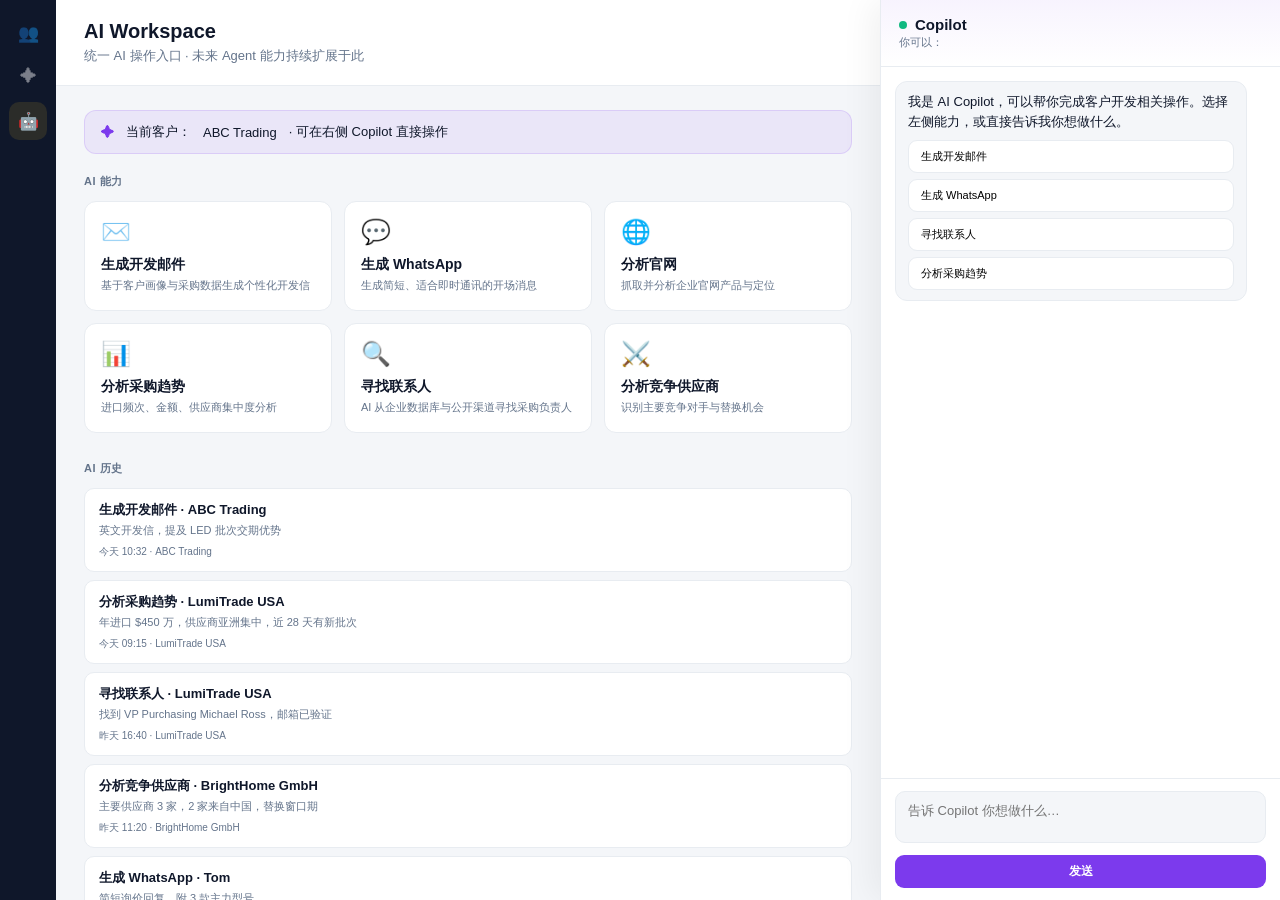
<file: trade-agent/ai-workspace.html>
<!DOCTYPE html>
<html lang="zh-CN">
<head>
<meta charset="UTF-8">
<meta name="viewport" content="width=device-width, initial-scale=1.0">
<title>TradeLink · AI Workspace</title>
<style>
:root {
  --bg:#f4f6f9; --card:#fff; --text:#0f172a; --muted:#64748b;
  --border:#e8ecf1; --sidebar:#0f172a;
  --gold:#c9a227; --agent:#7c3aed; --agent-bg:rgba(124,58,237,.08);
  --copilot-w:400px;
}
*{margin:0;padding:0;box-sizing:border-box}
body{font-family:-apple-system,BlinkMacSystemFont,"Segoe UI","Microsoft YaHei",sans-serif;background:var(--bg);color:var(--text);height:100vh;overflow:hidden}
.app{display:flex;height:100vh}
.icon-nav{width:56px;background:var(--sidebar);display:flex;flex-direction:column;align-items:center;padding:14px 0;flex-shrink:0}
.icon-btn{width:38px;height:38px;border-radius:10px;display:flex;align-items:center;justify-content:center;color:rgba(255,255,255,.45);margin-bottom:6px;font-size:17px;text-decoration:none}
.icon-btn.active{background:rgba(201,162,39,.15);color:#c9a227}
.icon-spacer{flex:1}

.main{flex:1;display:flex;flex-direction:column;min-width:0;margin-right:var(--copilot-w)}

.page-head{background:var(--card);border-bottom:1px solid var(--border);padding:20px 28px;flex-shrink:0}
.page-head h1{font-size:20px;font-weight:700;margin-bottom:4px}
.page-head p{font-size:13px;color:var(--muted)}

.workspace-body{flex:1;overflow-y:auto;padding:24px 28px}
.context-bar{display:flex;align-items:center;gap:12px;padding:12px 16px;background:var(--agent-bg);border:1px solid rgba(124,58,237,.15);border-radius:12px;margin-bottom:20px;font-size:13px}
.context-bar strong{color:var(--agent)}

.action-grid{display:grid;grid-template-columns:repeat(auto-fill,minmax(200px,1fr));gap:12px;margin-bottom:28px}
.action-card{background:var(--card);border:1px solid var(--border);border-radius:12px;padding:16px;cursor:pointer;transition:.15s}
.action-card:hover{border-color:rgba(124,58,237,.3);box-shadow:0 4px 16px rgba(0,0,0,.04);transform:translateY(-1px)}
.action-icon{font-size:24px;margin-bottom:10px}
.action-card h3{font-size:14px;font-weight:600;margin-bottom:4px}
.action-card p{font-size:11px;color:var(--muted);line-height:1.45}

.section-title{font-size:11px;font-weight:600;color:var(--muted);text-transform:uppercase;letter-spacing:.05em;margin-bottom:12px}
.history-list{display:flex;flex-direction:column;gap:8px}
.history-item{background:var(--card);border:1px solid var(--border);border-radius:10px;padding:12px 14px;cursor:pointer;transition:.12s}
.history-item:hover{border-color:rgba(124,58,237,.2)}
.history-item h4{font-size:13px;font-weight:600;margin-bottom:4px}
.history-item p{font-size:11px;color:var(--muted);line-height:1.45}
.history-meta{font-size:10px;color:var(--muted);margin-top:6px}

.copilot{position:fixed;top:0;right:0;width:var(--copilot-w);height:100vh;background:var(--card);border-left:1px solid var(--border);box-shadow:-8px 0 32px rgba(0,0,0,.06);display:flex;flex-direction:column;z-index:10}
.copilot-head{padding:16px 18px;border-bottom:1px solid var(--border);background:linear-gradient(180deg,rgba(124,58,237,.06),transparent)}
.copilot-head h2{font-size:15px;font-weight:700;display:flex;align-items:center;gap:8px}
.copilot-dot{width:8px;height:8px;background:#10b981;border-radius:50%}
.copilot-sub{font-size:11px;color:var(--muted);margin-top:2px}
.copilot-body{flex:1;overflow-y:auto;padding:14px;display:flex;flex-direction:column;gap:10px}
.msg{max-width:95%;font-size:13px;line-height:1.55}
.msg.bot{align-self:flex-start}
.msg.user{align-self:flex-end}
.msg-bubble{padding:10px 12px;border-radius:12px}
.msg.bot .msg-bubble{background:var(--bg);border:1px solid var(--border)}
.msg.user .msg-bubble{background:var(--agent);color:#fff}
.quick-actions{display:flex;flex-direction:column;gap:6px;margin-top:8px}
.qa-btn{padding:8px 12px;border-radius:9px;font-size:11px;background:var(--card);border:1px solid var(--border);cursor:pointer;text-align:left;font-family:inherit}
.qa-btn:hover{background:var(--agent-bg);border-color:rgba(124,58,237,.25);color:var(--agent)}
.copilot-foot{padding:12px 14px;border-top:1px solid var(--border)}
.copilot-input{width:100%;padding:10px 12px;border:1px solid var(--border);border-radius:10px;font-size:13px;font-family:inherit;resize:none;background:var(--bg)}
.copilot-input:focus{outline:none;border-color:var(--agent)}
.btn{padding:8px 14px;border-radius:9px;font-size:12px;font-weight:600;border:none;cursor:pointer;font-family:inherit;background:var(--agent);color:#fff;margin-top:8px;width:100%}
.toast{position:fixed;bottom:24px;left:50%;transform:translateX(-50%);background:#0f172a;color:#fff;padding:10px 18px;border-radius:10px;font-size:13px;opacity:0;transition:.3s;z-index:200}
.toast.show{opacity:1}
</style>
</head>
<body>
<div class="app">
  <nav class="icon-nav">
    <a class="icon-btn" href="crm-v2.html">👥</a>
    <a class="icon-btn" href="proactive-agent-v1.html">✦</a>
    <a class="icon-btn active" href="ai-workspace.html">🤖</a>
    <div class="icon-spacer"></div>
  </nav>

  <div class="main">
    <header class="page-head">
      <h1>AI Workspace</h1>
      <p>统一 AI 操作入口 · 未来 Agent 能力持续扩展于此</p>
    </header>
    <div class="workspace-body">
      <div class="context-bar" id="context-bar">
        <strong>✦</strong> 当前客户：<span id="ctx-name">ABC Trading</span> · 可在右侧 Copilot 直接操作
      </div>

      <div class="section-title">AI 能力</div>
      <div class="action-grid">
        <div class="action-card" onclick="runAction('email')">
          <div class="action-icon">✉️</div>
          <h3>生成开发邮件</h3>
          <p>基于客户画像与采购数据生成个性化开发信</p>
        </div>
        <div class="action-card" onclick="runAction('whatsapp')">
          <div class="action-icon">💬</div>
          <h3>生成 WhatsApp</h3>
          <p>生成简短、适合即时通讯的开场消息</p>
        </div>
        <div class="action-card" onclick="runAction('website')">
          <div class="action-icon">🌐</div>
          <h3>分析官网</h3>
          <p>抓取并分析企业官网产品与定位</p>
        </div>
        <div class="action-card" onclick="runAction('trade')">
          <div class="action-icon">📊</div>
          <h3>分析采购趋势</h3>
          <p>进口频次、金额、供应商集中度分析</p>
        </div>
        <div class="action-card" onclick="runAction('contact')">
          <div class="action-icon">🔍</div>
          <h3>寻找联系人</h3>
          <p>AI 从企业数据库与公开渠道寻找采购负责人</p>
        </div>
        <div class="action-card" onclick="runAction('compete')">
          <div class="action-icon">⚔️</div>
          <h3>分析竞争供应商</h3>
          <p>识别主要竞争对手与替换机会</p>
        </div>
      </div>

      <div class="section-title">AI 历史</div>
      <div class="history-list" id="history"></div>
    </div>
  </div>

  <aside class="copilot">
    <div class="copilot-head">
      <h2><span class="copilot-dot"></span> Copilot</h2>
      <div class="copilot-sub">你可以：</div>
    </div>
    <div class="copilot-body" id="copilot-chat">
      <div class="msg bot">
        <div class="msg-bubble">
          我是 AI Copilot，可以帮你完成客户开发相关操作。选择左侧能力，或直接告诉我你想做什么。
          <div class="quick-actions">
            <button class="qa-btn" onclick="runAction('email')">生成开发邮件</button>
            <button class="qa-btn" onclick="runAction('whatsapp')">生成 WhatsApp</button>
            <button class="qa-btn" onclick="runAction('contact')">寻找联系人</button>
            <button class="qa-btn" onclick="runAction('trade')">分析采购趋势</button>
          </div>
        </div>
      </div>
    </div>
    <div class="copilot-foot">
      <textarea class="copilot-input" id="copilot-input" rows="2" placeholder="告诉 Copilot 你想做什么…" onkeydown="if(event.key==='Enter'&&!event.shiftKey){event.preventDefault();sendCopilot()}"></textarea>
      <button class="btn" onclick="sendCopilot()">发送</button>
    </div>
  </aside>
</div>

<script>
const NAMES = { c1:'ABC Trading', c3:'BrightHome GmbH', c4:'LumiTrade USA Inc.' };
const id = new URLSearchParams(location.search).get('id') || 'c1';
document.getElementById('ctx-name').textContent = NAMES[id] || 'ABC Trading';

const HISTORY = [
  { title:'生成开发邮件 · ABC Trading', desc:'英文开发信，提及 LED 批次交期优势', time:'今天 10:32', customer:'ABC Trading' },
  { title:'分析采购趋势 · LumiTrade USA', desc:'年进口 $450 万，供应商亚洲集中，近 28 天有新批次', time:'今天 09:15', customer:'LumiTrade USA' },
  { title:'寻找联系人 · LumiTrade USA', desc:'找到 VP Purchasing Michael Ross，邮箱已验证', time:'昨天 16:40', customer:'LumiTrade USA' },
  { title:'分析竞争供应商 · BrightHome GmbH', desc:'主要供应商 3 家，2 家来自中国，替换窗口期', time:'昨天 11:20', customer:'BrightHome GmbH' },
  { title:'生成 WhatsApp · Tom', desc:'简短询价回复，附 3 款主力型号', time:'3天前', customer:'Tom · ABC Trading' }
];

const ACTION_MSG = {
  email: '正在生成开发邮件…\n\nSubject: LED Supply Partnership — Competitive Lead Times\n\nDear Tom,\n\nWe noticed ABC Trading\'s consistent LED imports (HS 9405) and would like to introduce our product line with 15-day lead times…',
  whatsapp: 'Hi Tom! Thanks for your inquiry. Here are our top 3 LED models with specs and MOQ. Happy to send a formal quote — when works for a quick call?',
  website: '官网分析完成：\n· 主营：Commercial & Residential LED\n· 定位：Mid-to-high end distributor\n· 产品线：Panel lights, Downlights, Smart bulbs\n· 建议切入点：Commercial panel series',
  trade: '采购趋势分析：\n· 年进口 $320 万 · 23 批次\n· 近 6 月频次下降 18%\n· 供应商集中（3 家）\n· 判断：可能在评估新供应商',
  contact: '找到 2 位联系人：\n1. Tom · 采购经理 · tom@abctrading.com ✓\n2. Lisa Wang · CEO · lisa@abctrading.com',
  compete: '竞争供应商分析：\n· 主要来源：中国 2 家、越南 1 家\n· 头部供应商占 65% 份额\n· 替换机会：交期与质保条款'
};

function renderHistory() {
  document.getElementById('history').innerHTML = HISTORY.map(h => `
    <div class="history-item" onclick="toast('查看：${h.title}')">
      <h4>${h.title}</h4>
      <p>${h.desc}</p>
      <div class="history-meta">${h.time} · ${h.customer}</div>
    </div>`).join('');
}

function appendCopilot(role, text) {
  const chat = document.getElementById('copilot-chat');
  const div = document.createElement('div');
  div.className = 'msg ' + role;
  div.innerHTML = `<div class="msg-bubble">${text.replace(/\n/g,'<br>')}</div>`;
  chat.appendChild(div);
  chat.scrollTop = chat.scrollHeight;
}

function runAction(type) {
  appendCopilot('user', {email:'生成开发邮件',whatsapp:'生成 WhatsApp',website:'分析官网',trade:'分析采购趋势',contact:'寻找联系人',compete:'分析竞争供应商'}[type]);
  setTimeout(() => appendCopilot('bot', ACTION_MSG[type] || '已完成'), 500);
  toast('AI 任务已执行');
}

function sendCopilot() {
  const inp = document.getElementById('copilot-input');
  if (!inp.value.trim()) return;
  appendCopilot('user', inp.value.trim());
  inp.value = '';
  setTimeout(() => appendCopilot('bot', '好的，我来处理。请稍候…\n\n（原型演示：选择上方快捷能力体验完整流程）'), 400);
}

function toast(msg) {
  let t = document.querySelector('.toast');
  if (!t) { t = document.createElement('div'); t.className = 'toast'; document.body.appendChild(t); }
  t.textContent = msg; t.classList.add('show');
  setTimeout(() => t.classList.remove('show'), 2400);
}

renderHistory();
</script>
</body>
</html>
</file>
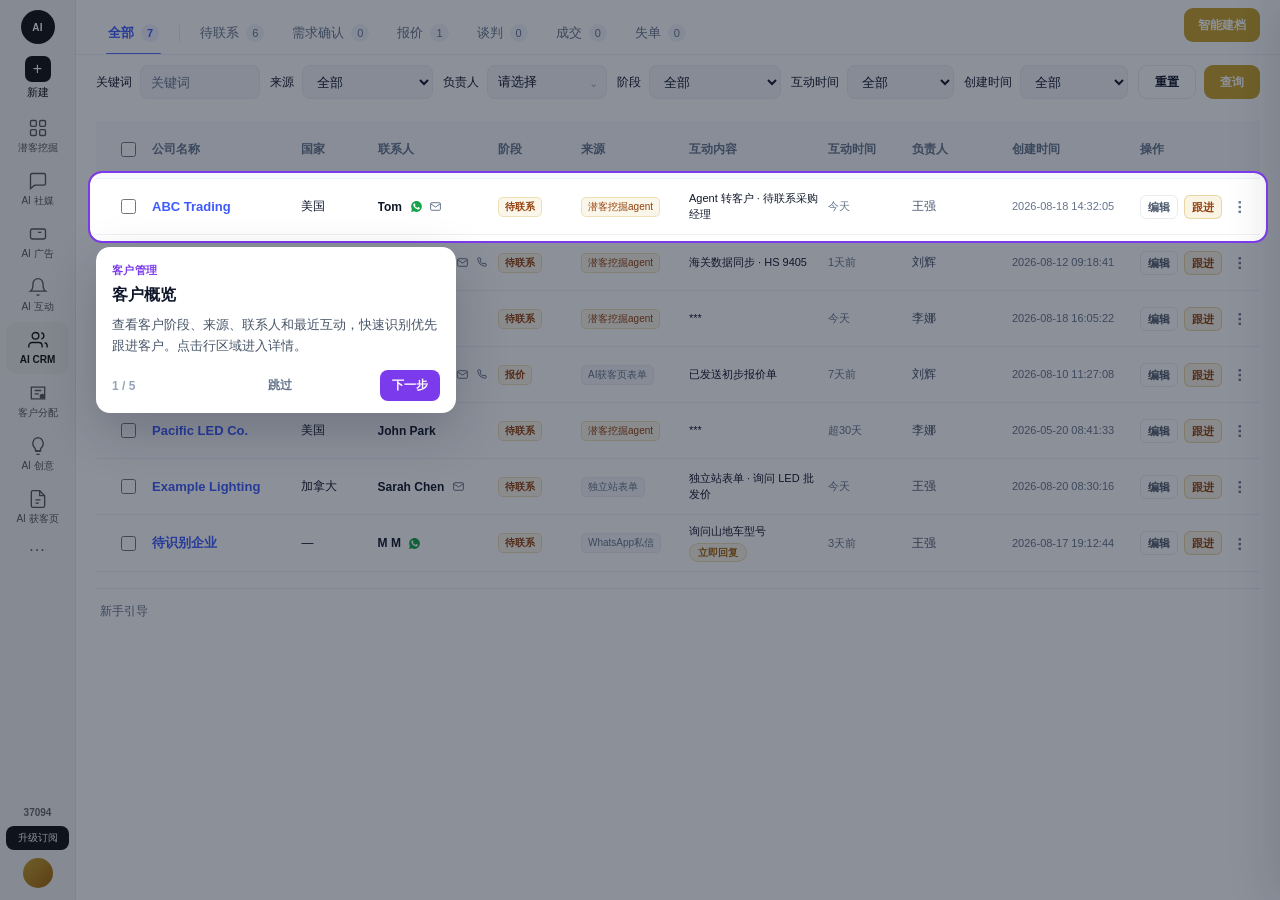
<file: trade-agent/crm-v2.html>
<!DOCTYPE html>
<html lang="zh-CN">
<head>
<meta charset="UTF-8">
<meta name="viewport" content="width=device-width, initial-scale=1.0">
<title>TradeLink · 客户管理</title>
<style>
:root {
  --bg:#f4f6f9; --card:#fff; --text:#0f172a; --muted:#64748b;
  --border:#e8ecf1; --sidebar:#0f172a;
  --gold:#c9a227; --gold-bg:rgba(201,162,39,.1);
  --agent:#7c3aed; --agent-bg:rgba(124,58,237,.08);
  --accent:#0891b2; --accent-bg:rgba(8,145,178,.08);
  --hot:#ef4444;
}
*{margin:0;padding:0;box-sizing:border-box}
body{font-family:-apple-system,BlinkMacSystemFont,"Segoe UI","Microsoft YaHei",sans-serif;background:var(--bg);color:var(--text);height:100vh;overflow:hidden}
.app{display:flex;height:100vh}
.app-rail{width:76px;background:#f4f4f2;border-right:1px solid #e8e8e4;display:flex;flex-direction:column;align-items:center;padding:10px 6px 12px;flex-shrink:0;height:100vh;position:sticky;top:0;z-index:20}
.app-rail-logo{width:34px;height:34px;border-radius:50%;background:#111;color:#fff;font-size:10px;font-weight:800;display:flex;align-items:center;justify-content:center;margin-bottom:6px;letter-spacing:.02em}
.app-rail-new{display:flex;flex-direction:column;align-items:center;gap:3px;width:100%;padding:6px 0 10px;border:none;background:none;cursor:pointer;color:#111;font-size:11px;font-family:inherit;font-weight:500}
.app-rail-new .plus{width:26px;height:26px;border-radius:7px;background:#111;color:#fff;display:flex;align-items:center;justify-content:center;font-size:16px;line-height:1}
.app-rail-nav{flex:1;width:100%;overflow-y:auto;display:flex;flex-direction:column;gap:1px}
.app-rail-item{display:flex;flex-direction:column;align-items:center;justify-content:center;gap:4px;padding:8px 2px;border-radius:10px;text-decoration:none;color:#555;font-size:10px;line-height:1.2;text-align:center;font-weight:500}
.app-rail-item svg{width:20px;height:20px}
.app-rail-item.active{color:#111;background:#ecece8;font-weight:600}
.app-rail-item:hover{background:#ecece8;color:#111}
.app-rail-more{font-size:16px;letter-spacing:1px;padding:6px 2px}
.app-rail-foot{width:100%;display:flex;flex-direction:column;align-items:center;gap:8px;padding-top:8px}
.app-rail-pts{font-size:10px;color:#666;font-weight:600}
.app-rail-up{width:100%;border:none;background:#111;color:#fff;border-radius:8px;font-size:10px;padding:6px 4px;cursor:pointer;font-family:inherit;line-height:1.25}
.app-rail-avatar{width:30px;height:30px;border-radius:50%;background:linear-gradient(135deg,#c9a227,#a16207)}

.main{flex:1;display:flex;flex-direction:column;min-width:0}

.btn{padding:8px 14px;border-radius:9px;font-size:12px;font-weight:600;border:none;cursor:pointer;font-family:inherit}
.btn-gold{background:var(--gold);color:#fff}
.btn-ghost{background:#fff;color:var(--text);border:1px solid var(--border)}
.btn-ghost:hover{border-color:rgba(201,162,39,.4);color:#92400e}

.toolbar{padding:10px 20px;background:var(--card);border-bottom:0;display:flex;align-items:center;gap:10px;flex-shrink:0}
.filter-grid{flex:1;min-width:0;display:grid;gap:10px;grid-template-columns:repeat(5,minmax(0,1fr))}
.filter-item{min-width:0;display:flex;flex-direction:row;align-items:center;gap:8px}
.filter-item[hidden]{display:none}
.filter-item label{flex-shrink:0;font-size:12px;color:var(--text);font-weight:500;line-height:1;white-space:nowrap}
.kw-input,.mini-sel{flex:1;width:100%;min-width:0;height:34px;padding:0 10px;border:1px solid var(--border);border-radius:8px;font-size:13px;font-family:inherit;background:var(--bg);outline:none;color:var(--text);box-sizing:border-box}
.kw-input:focus,.mini-sel:focus{border-color:rgba(201,162,39,.45);background:#fff}
.kw-input::placeholder{color:var(--muted)}
.filter-actions{display:flex;gap:8px;flex-shrink:0;align-items:center}
.filter-actions .btn{height:34px;padding:0 16px}

@media(max-width:900px){
  .toolbar{flex-wrap:wrap}
  .filter-grid{grid-template-columns:repeat(2,minmax(0,1fr))}
  .filter-actions{width:100%;justify-content:flex-end}
}

.list-area{flex:1;overflow-y:auto;padding:12px 20px 16px}
.page-foot{margin-top:16px;padding:14px 4px 8px;border-top:1px solid var(--border);display:flex;gap:16px;flex-wrap:wrap;align-items:center}
.weak-link{font-size:12px;color:var(--muted);cursor:pointer;background:none;border:none;font-family:inherit;padding:0}
.weak-link:hover{color:var(--agent);text-decoration:underline}
.list-head{display:grid;gap:8px;padding:8px 16px 10px;font-size:10px;font-weight:600;color:var(--muted);letter-spacing:.04em;position:sticky;top:0;background:var(--bg);z-index:2}
.list-head,.crow.ent{grid-template-columns:minmax(140px,1.4fr) minmax(56px,.7fr) minmax(128px,1.3fr) minmax(72px,.8fr) minmax(96px,1fr) minmax(128px,1.3fr) minmax(72px,.8fr) minmax(96px,.95fr) 108px}

.crow{display:grid;gap:8px;align-items:center;padding:16px 16px;background:var(--card);border:1px solid var(--border);border-radius:10px;margin-bottom:10px;min-height:72px;cursor:pointer;transition:.12s;font-size:12px}
.crow > div{min-width:0;overflow:hidden}
.crow > .ent-people,.crow > .crow-ops{overflow:visible}
.crow-ops{display:flex;flex-direction:row;align-items:center;gap:6px;flex-wrap:nowrap}
.op-link{height:26px;padding:0 9px;border-radius:6px;font-size:12px;font-weight:600;cursor:pointer;font-family:inherit;line-height:24px;white-space:nowrap}
.op-follow{color:#92400e;background:rgba(201,162,39,.12);border:1px solid rgba(201,162,39,.35)}
.op-follow:hover{background:rgba(201,162,39,.2);border-color:rgba(201,162,39,.55)}
.op-edit{color:#475569;background:#fff;border:1px solid var(--border)}
.op-edit:hover{color:var(--text);border-color:#cbd5e1;background:#f8fafc}
.crow:hover{border-color:rgba(124,58,237,.22);box-shadow:0 2px 10px rgba(0,0,0,.04)}
.crow-name{font-size:13px;font-weight:400;line-height:1.35;color:var(--agent)}
.crow-name:hover{text-decoration:underline}
.crow-sub{font-size:11px;color:var(--muted);margin-top:1px}
.company-link{color:var(--agent);font-weight:400;text-decoration:none}
.company-link:hover{text-decoration:underline}
.reach{font-size:11px;line-height:1.5;color:var(--text)}
.reach-row{display:flex;align-items:center;gap:4px;min-width:0}
.reach-row b{color:var(--muted);font-weight:600;flex-shrink:0;width:28px}
.reach-row span{overflow:hidden;text-overflow:ellipsis;white-space:nowrap}
.reach-copy{border:none;background:transparent;color:var(--muted);cursor:pointer;font-size:11px;padding:0 2px;font-family:inherit}
.reach-copy:hover{color:var(--agent)}
.reach-mail{border:none;background:var(--agent-bg);color:var(--agent);font-size:10px;font-weight:600;border-radius:6px;padding:1px 6px;cursor:pointer;font-family:inherit;flex-shrink:0}
.tag-stage{font-size:10px;padding:2px 8px;border-radius:999px;background:var(--gold-bg);color:#92400e;border:1px solid rgba(201,162,39,.25);font-weight:600;display:inline-block}
.tag-src{font-size:10px;padding:2px 8px;border-radius:999px;background:var(--bg);color:var(--muted);border:1px solid var(--border);display:inline-block}
.interaction-text{color:var(--text);line-height:1.4;font-size:11px;display:-webkit-box;-webkit-line-clamp:2;-webkit-box-orient:vertical;overflow:hidden}
.interaction-time{font-size:11px;color:var(--muted);line-height:1.35;word-break:break-all}
.interaction-cell{display:flex;flex-direction:column;align-items:flex-start;gap:4px;min-width:0}
.interaction-cell .interaction-text{-webkit-line-clamp:2}
.btn-reply{display:inline-flex;align-items:center;height:auto;padding:2px 8px;border-radius:999px;background:rgba(201,162,39,.1);color:#a16207;border:1px solid rgba(201,162,39,.28);font-size:10px;font-weight:600;cursor:pointer;font-family:inherit;white-space:nowrap;line-height:1.3}
.btn-reply:hover{background:rgba(201,162,39,.18);border-color:rgba(201,162,39,.45)}
.ent-people{position:relative;min-width:0}
.ent-people-main{display:flex;align-items:center;gap:6px;min-width:0}
.ent-people-name{font-weight:650;overflow:hidden;text-overflow:ellipsis;white-space:nowrap}
.ch-icos{display:inline-flex;align-items:center;gap:3px;flex-shrink:0}
.ch-ico{display:inline-flex;align-items:center;justify-content:center;width:16px;height:16px;color:#64748b}
.ch-ico svg{width:13px;height:13px}
.ch-ico.wa{color:#16a34a}
.ch-ico.mail{color:#64748b}
.ch-ico.phone{color:#64748b}
.soc-ico{display:inline-flex;align-items:center;justify-content:center;width:16px;height:16px;border-radius:4px;font-size:9px;font-weight:800;line-height:1;flex-shrink:0}
.soc-ico.li{background:#0a66c2;color:#fff;font-size:8px}
.soc-ico.fb{background:#1877f2;color:#fff}
.soc-ico.tw{background:#111;color:#fff;font-size:8px}
#people-tip{position:fixed;z-index:220;display:none;width:320px;background:#fff;border:1px solid #e8ecf1;border-radius:14px;box-shadow:0 18px 48px rgba(15,23,42,.16),0 0 0 1px rgba(15,23,42,.03);padding:0;max-height:min(420px,72vh);overflow:auto}
#people-tip.show{display:block}
.people-tip-head{display:flex;align-items:center;justify-content:space-between;padding:10px 14px;background:#f8fafc;border-bottom:1px solid var(--border);font-size:11px;font-weight:600;color:var(--muted);letter-spacing:.04em}
.people-tip-head em{font-style:normal;color:var(--text);font-weight:700}
.people-tip-person{padding:12px 14px;cursor:pointer}
.people-tip-person:hover{background:#f8fafc}
.people-tip-person + .people-tip-person{border-top:1px solid #f1f5f9}
.people-tip-h{display:flex;align-items:center;gap:8px;margin-bottom:8px;min-width:0}
.people-tip-name{font-size:13px;font-weight:650;color:var(--text);min-width:0;overflow:hidden;text-overflow:ellipsis;white-space:nowrap}
.people-tip-role{margin-left:auto;flex-shrink:0;font-size:10px;font-weight:600;color:#92400e;background:var(--gold-bg);border-radius:999px;padding:2px 8px}
.people-tip-flag{flex-shrink:0;font-size:10px;color:var(--agent);background:var(--agent-bg);border-radius:999px;padding:2px 6px;font-weight:600}
.people-tip-channels{display:flex;flex-direction:column;gap:0;background:#f8fafc;border-radius:8px;padding:2px 0;overflow:hidden}
.people-tip-row{display:grid;grid-template-columns:68px 1fr;align-items:center;gap:8px;padding:6px 10px;font-size:12px;color:#334155;min-width:0}
.people-tip-row + .people-tip-row{border-top:1px solid #eef2f6}
.people-tip-ch{font-size:10px;font-weight:600;color:var(--muted);letter-spacing:.02em}
.people-tip-row.wa .people-tip-ch{color:#16a34a}
.people-tip-val{min-width:0;overflow:hidden;text-overflow:ellipsis;white-space:nowrap}
.people-tip-empty{font-size:12px;color:var(--muted);padding:14px}
.contact-info{font-size:11px;color:var(--text);line-height:1.45;display:flex;flex-direction:column;gap:3px;min-width:0}
.ci-row{display:flex;align-items:center;gap:6px;min-width:0}
.ci-row svg{width:13px;height:13px;flex-shrink:0}
.ci-row.mail svg{color:#64748b}
.ci-row.phone svg{color:#64748b}
.ci-row.wa svg{color:#16a34a}
.ci-row span{overflow:hidden;text-overflow:ellipsis;white-space:nowrap}
.ai-cell{font-size:11px;color:#334155;line-height:1.45;padding:5px 8px;background:linear-gradient(135deg,rgba(245,166,35,.06),rgba(124,58,237,.04));border-left:2px solid var(--gold);border-radius:0 6px 6px 0;display:-webkit-box;-webkit-line-clamp:2;-webkit-box-orient:vertical;overflow:hidden}
.ai-cell strong{color:#c2410c;font-weight:600;font-size:10px}
.tag-src.agent{color:#92400e;background:var(--gold-bg);border-color:rgba(201,162,39,.25)}

.empty{padding:40px;text-align:center;color:var(--muted);font-size:13px;background:var(--card);border:1px dashed var(--border);border-radius:10px}
.toast{position:fixed;bottom:24px;left:50%;transform:translateX(-50%);background:#0f172a;color:#fff;padding:10px 18px;border-radius:10px;font-size:13px;opacity:0;transition:.3s;z-index:200}
.toast.show{opacity:1}

.list-follow-mask{position:fixed;inset:0;background:rgba(15,23,42,.28);z-index:190;display:none;align-items:center;justify-content:center}
.list-follow-mask.show{display:flex}
.list-follow-dialog{width:420px;max-width:calc(100% - 32px);background:#fff;border-radius:12px;border:1px solid var(--border);box-shadow:0 16px 40px rgba(15,23,42,.16);padding:16px 18px}
.list-follow-h{display:flex;align-items:center;justify-content:space-between;margin-bottom:8px}
.list-follow-h h3{font-size:15px;font-weight:700}
.list-follow-sub{font-size:12px;color:var(--muted);margin-bottom:10px}
.list-follow-dialog textarea{width:100%;min-height:96px;border:1px solid var(--border);border-radius:8px;padding:10px 12px;font:inherit;font-size:13px;outline:none;resize:vertical;box-sizing:border-box}
.list-follow-dialog textarea:focus{border-color:rgba(201,162,39,.45)}
.list-follow-foot{display:flex;justify-content:flex-end;gap:8px;margin-top:12px}

.archive-mask{position:fixed;inset:0;background:rgba(15,23,42,.28);z-index:190;display:none;align-items:center;justify-content:center;padding:20px}
.archive-mask.show{display:flex}
.archive-dialog{width:640px;max-width:100%;max-height:90vh;background:#fff;border-radius:14px;border:1px solid var(--border);box-shadow:0 20px 60px rgba(15,23,42,.16);display:flex;flex-direction:column}
.archive-h{display:flex;align-items:center;justify-content:space-between;padding:16px 20px;border-bottom:1px solid var(--border);flex-shrink:0}
.archive-h h3{font-size:16px;font-weight:700}
.archive-body{padding:16px 20px;overflow-y:auto;flex:1}
.archive-grid{display:grid;grid-template-columns:1fr 1fr;gap:10px 14px}
.archive-grid label{display:flex;flex-direction:column;gap:4px;font-size:12px;color:var(--muted);font-weight:500}
.archive-grid label.full{grid-column:1/-1}
.archive-grid input,.archive-grid textarea{padding:8px 10px;border:1px solid var(--border);border-radius:8px;font-size:13px;font-family:inherit;background:var(--bg);color:var(--text);width:100%;outline:none}
.archive-grid input:focus,.archive-grid textarea:focus{border-color:rgba(201,162,39,.45);background:#fff}
.archive-grid textarea{min-height:72px;resize:vertical;line-height:1.5}
.archive-foot{padding:14px 20px;border-top:1px solid var(--border);display:flex;justify-content:flex-end;gap:8px;flex-shrink:0}

.cdrawer-mask{position:fixed;inset:0;background:rgba(15,23,42,.28);z-index:180;opacity:0;pointer-events:none;transition:opacity .22s}
.cdrawer-mask.show{opacity:1;pointer-events:auto}
.cdrawer{position:fixed;top:0;right:0;width:440px;max-width:100%;height:100vh;background:#fff;border-left:1px solid var(--border);box-shadow:-12px 0 40px rgba(15,23,42,.12);z-index:181;display:flex;flex-direction:column;transform:translateX(100%);transition:transform .28s ease}
.cdrawer.show{transform:translateX(0)}
.cdrawer-head{display:flex;align-items:center;justify-content:space-between;padding:14px 18px;border-bottom:1px solid var(--border);flex-shrink:0}
.cdrawer-head h3{font-size:16px;font-weight:700}
.cdrawer-kicker{font-size:12px;font-weight:600;color:var(--muted);letter-spacing:.04em}
.cdrawer-close{border:none;background:none;font-size:20px;color:var(--muted);cursor:pointer;line-height:1;padding:4px}
.cdrawer-close:hover{color:var(--text)}
.cdrawer-body{flex:1;overflow-y:auto;padding:16px 18px 24px}
.cdrawer-name-row{display:flex;align-items:flex-start;gap:10px;margin-bottom:18px}
.cdrawer-av{width:40px;height:40px;border-radius:50%;background:#e0e7ff;color:#4338ca;display:flex;align-items:center;justify-content:center;font-weight:700;font-size:14px;flex-shrink:0}
.cdrawer-id{min-width:0;flex:1}
.cdrawer-name{font-size:20px;font-weight:700;letter-spacing:-.03em;margin:0}
.cdrawer-co{font-size:13px;color:var(--muted);margin-top:4px;font-weight:500}
.pf-grid{display:flex;flex-direction:column;gap:0}
.pf-field{padding:14px 0;border-radius:0;cursor:text;border:none;border-bottom:1px solid var(--border)}
.pf-field:last-child{border-bottom:none;padding-bottom:0}
.pf-field dt,.mv-label{font-size:12px;color:var(--muted);font-weight:600;margin-bottom:6px}
.pf-field dd{font-size:13px;font-weight:500;min-height:22px;line-height:1.45;word-break:break-word;white-space:pre-wrap;color:var(--text)}
.pf-field dd.ph{color:#94a3b8;font-weight:400}
.pf-field:hover{background:transparent}
.pf-field[data-editing="1"]{background:#fffef8;border:1px solid rgba(201,162,39,.45);border-radius:8px;padding:8px 10px}
.pf-field .inline-input{width:100%;border:none;background:transparent;font:inherit;font-size:13px;font-weight:500;padding:0;outline:none;resize:vertical;font-family:inherit}
.pf-field textarea.inline-input{min-height:64px}
.pf-field.mv{cursor:default}
.mv-head{display:flex;align-items:center;justify-content:space-between;gap:8px;margin-bottom:6px}
.mv-label{margin-bottom:0}
.mv-plus{border:none;background:none;color:var(--muted);font-size:15px;line-height:1;cursor:pointer;font-family:inherit;font-weight:500;padding:0 2px;border-radius:4px}
.mv-plus:hover{color:var(--gold);background:transparent}
.mv-rows{display:flex;flex-direction:column;gap:8px}
.mv-combo{display:flex;align-items:center;border:none;border-radius:0;overflow:visible;background:transparent;min-height:22px}
.mv-prefix{border:none;border-right:none;padding:0 10px 0 0;margin-right:10px;font-size:13px;font-weight:500;background:transparent;color:var(--text);min-width:96px;max-width:140px;outline:none;font-family:inherit;appearance:auto;cursor:pointer}
.mv-body{flex:1;min-width:0;border:none;padding:0;font-size:13px;font-weight:500;outline:none;font-family:inherit;background:transparent;color:var(--text)}
.mv-del{border:none;background:none;color:var(--muted);cursor:pointer;font-size:14px;line-height:1;padding:0 0 0 8px;flex-shrink:0}
.mv-del:hover{color:#b91c1c}

@media(max-width:1100px){
  .list-head{display:none}
  .crow{display:block;padding:14px}
  .crow-meta{display:grid;grid-template-columns:1fr 1fr;gap:8px;margin:10px 0;font-size:12px}
  .ai-cell{margin-top:8px}
}
  /* AI CRM 列表：紧凑表格与批量操作 */
  .list-area{padding:12px 20px 16px;background:#fff}.list-head{top:0;min-height:58px;align-items:center;padding:0 16px;background:#f8fafc;border-bottom:1px solid #edf1f6;font-size:12px;letter-spacing:0}.list-head,.crow.ent{grid-template-columns:32px minmax(130px,1.35fr) minmax(64px,.65fr) minmax(112px,1.05fr) minmax(70px,.72fr) minmax(100px,.95fr) minmax(130px,1.25fr) minmax(76px,.72fr) minmax(92px,.85fr) minmax(120px,1.05fr) 104px}.crow{gap:8px;min-height:56px;padding:9px 16px;margin:0;border:0;border-bottom:1px solid #edf1f6;border-radius:0;box-shadow:none!important;font-size:12px}.crow:hover{background:#fafcff}.crow-name{font-size:13px;font-weight:600;color:#3d5afe}.tag-stage,.tag-src{padding:2px 6px;border-radius:5px}.crow-ops{gap:6px;position:relative}.op-link{height:24px;line-height:22px;padding:0 7px;font-size:11px}.row-check{display:flex;align-items:center;justify-content:center}.row-check input,.check-all{width:15px;height:15px;accent-color:#536dfe;cursor:pointer}.owner-cell{font-size:12px;color:#43516a;white-space:nowrap;overflow:hidden;text-overflow:ellipsis}.more-wrap{position:relative;display:inline-flex;align-items:center}.more-btn{width:24px;height:24px;border:0;background:#fff;color:#64748b;border-radius:5px;font-size:19px;line-height:1;cursor:pointer}.more-btn:hover{background:#f3f6fb}.more-menu{position:absolute;z-index:10;right:0;top:24px;min-width:68px;padding:4px;background:#fff;border:1px solid #e1e7f0;border-radius:6px;box-shadow:0 8px 20px rgba(20,37,63,.12);visibility:hidden;opacity:0;transition:.12s}.more-wrap:hover .more-menu{visibility:visible;opacity:1}.more-menu button{width:100%;border:0;border-radius:4px;background:#fff;color:#e24444;padding:6px 8px;text-align:left;font-size:12px;cursor:pointer}.more-menu button:hover{background:#fff5f5}.batch-bar{height:48px;display:flex;align-items:center;gap:10px;border-bottom:1px solid #e8edf4;background:#f8faff;padding:0 12px;font-size:12px;color:#53627b}.batch-bar[hidden]{display:none}.batch-count{color:#3d5afe;font-weight:700}.batch-btn{height:28px;padding:0 11px;border:1px solid #d7e0ec;border-radius:5px;background:#fff;color:#42526d;font-size:12px;cursor:pointer}.batch-btn:hover{border-color:#9eafff;color:#3d5afe}.batch-btn.danger{color:#df3d3d}.batch-btn.danger:hover{border-color:#f1bcbc;background:#fff7f7}
  .filter-grid{grid-template-columns:repeat(6,minmax(0,1fr))}.crm-owner-filter{position:relative;flex:1;min-width:0}.mini-owner-trigger{position:relative;width:100%;height:34px;border:1px solid var(--border);border-radius:8px;background:var(--bg);color:var(--text);padding:0 26px 0 10px;text-align:left;font-size:13px;cursor:pointer}.mini-owner-trigger::after{content:'⌄';position:absolute;right:9px;top:50%;transform:translateY(-50%);color:var(--muted);font-size:13px}.crm-owner-menu{position:absolute;z-index:40;left:0;top:37px;width:220px;padding:8px;background:#fff;border:1px solid #dce4ef;border-radius:8px;box-shadow:0 12px 26px rgba(20,37,63,.14)}.crm-owner-menu[hidden]{display:none}.crm-owner-search{height:30px;display:flex;align-items:center;gap:5px;padding:0 7px;border:1px solid #dbe3ed;border-radius:5px;color:#8b9ab0}.crm-owner-search input{min-width:0;flex:1;border:0;outline:0;font-size:12px}.crm-owner-option{display:flex;align-items:center;gap:7px;padding:7px 3px;color:#40516d;font-size:12px;cursor:pointer}.crm-owner-option:hover{background:#f6f8fc}.crm-owner-option input{width:14px;height:14px;accent-color:#536dfe}.crm-owner-avatar{width:19px;height:19px;border-radius:50%;display:grid;place-items:center;background:#e0e8f5;color:#405b82;font-size:10px;font-weight:700}
.crm-action-mask{position:fixed;inset:0;z-index:230;display:none;align-items:center;justify-content:center;padding:20px;background:rgba(15,23,42,.35)}.crm-action-mask.show{display:flex}.crm-action-dialog{width:min(420px,100%);background:#fff;border:1px solid var(--border);border-radius:12px;box-shadow:0 20px 60px rgba(15,23,42,.2);padding:20px}.crm-action-head{display:flex;align-items:center;justify-content:space-between;margin-bottom:8px}.crm-action-head h3{font-size:16px}.crm-action-close{border:0;background:none;color:var(--muted);font-size:21px;line-height:1;cursor:pointer}.crm-action-sub{margin-bottom:14px;color:var(--muted);font-size:12px;line-height:1.6}.crm-assign-options{display:flex;flex-direction:column;gap:4px;max-height:260px;overflow-y:auto;padding:2px 0}.crm-assign-option{display:flex;align-items:center;gap:8px;padding:8px 7px;border-radius:7px;font-size:13px;color:#40516d;cursor:pointer}.crm-assign-option:hover{background:#f6f8fc}.crm-assign-option input{width:15px;height:15px;accent-color:#536dfe}.crm-action-foot{display:flex;justify-content:flex-end;gap:8px;margin-top:16px}.crm-delete-dialog .crm-action-sub{color:#475569}.crm-delete-warning{margin:8px 0 0;padding:10px 11px;border-radius:8px;background:#fff7f7;color:#b42318;font-size:12px;line-height:1.65}.crm-action-danger{background:#d64545;color:#fff}.crm-action-danger:hover{background:#bd3434}.more-wrap.open .more-menu{visibility:visible;opacity:1}.more-menu button:first-child{color:#42526d}.more-menu button:first-child:hover{background:#f6f8fc}@media(max-width:900px){.filter-grid{grid-template-columns:repeat(2,minmax(0,1fr))}}
.crm-tabbar{display:flex;align-items:center;gap:16px;padding:0 20px;background:#fff;border-bottom:1px solid #edf1f6;flex-shrink:0}.crm-tabs{display:flex;align-items:center;gap:4px;flex:1;min-width:0;padding:14px 0 0;background:#fff;overflow-x:auto;flex-shrink:1;border-bottom:0}.crm-tab{display:inline-flex;align-items:center;gap:7px;position:relative;padding:10px 12px 12px;border:0;background:transparent;color:#64748b;font-family:inherit;font-size:13px;font-weight:500;white-space:nowrap;cursor:pointer}.crm-tab:hover{color:#3d5afe}.crm-tab.active{color:#3d5afe;font-weight:600}.crm-tab.active:after{content:'';position:absolute;left:10px;right:10px;bottom:-1px;height:2px;border-radius:2px;background:#536dfe}.crm-tab-count{min-width:18px;padding:1px 6px;border-radius:10px;background:#f1f5f9;color:#64748b;font-size:11px;line-height:16px;text-align:center}.crm-tab.active .crm-tab-count{background:#eef1ff;color:#3d5afe}.crm-tab-divider{height:18px;width:1px;background:#e7ebf2;margin:0 4px}.crm-tabbar .btn{height:34px;padding:0 14px;flex-shrink:0;margin-bottom:4px}@media(max-width:900px){.crm-tabbar{gap:8px;padding:0 12px}.crm-tabs{padding-top:14px}.crm-tab{padding-left:9px;padding-right:9px}}
</style>
</head>
<body>
<div class="app">
  <aside class="app-rail">
    <div class="app-rail-logo">AI</div>
    <button class="app-rail-new" type="button" onclick="toast('新建')"><span class="plus">+</span>新建</button>
    <nav class="app-rail-nav">
      <a class="app-rail-item" href="proactive-agent-v1.html">
        <svg viewBox="0 0 24 24" fill="none" stroke="currentColor" stroke-width="1.6"><rect x="3" y="3" width="7" height="7" rx="1.5"/><rect x="14" y="3" width="7" height="7" rx="1.5"/><rect x="3" y="14" width="7" height="7" rx="1.5"/><rect x="14" y="14" width="7" height="7" rx="1.5"/></svg>
        潜客挖掘
      </a>
      <a class="app-rail-item" href="#" onclick="toast('AI 社媒即将上线');return false">
        <svg viewBox="0 0 24 24" fill="none" stroke="currentColor" stroke-width="1.6"><path d="M21 15a2 2 0 01-2 2H8l-5 4V5a2 2 0 012-2h14a2 2 0 012 2z"/></svg>
        AI 社媒
      </a>
      <a class="app-rail-item" href="#" onclick="toast('AI 广告即将上线');return false">
        <svg viewBox="0 0 24 24" fill="none" stroke="currentColor" stroke-width="1.6"><rect x="3" y="6" width="18" height="12" rx="2"/><path d="M8 10h.01M12 10h4"/></svg>
        AI 广告
      </a>
      <a class="app-rail-item" href="ai-interaction.html">
        <svg viewBox="0 0 24 24" fill="none" stroke="currentColor" stroke-width="1.6"><path d="M18 8A6 6 0 006 8c0 7-3 9-3 9h18s-3-2-3-9"/><path d="M13.73 21a2 2 0 01-3.46 0"/></svg>
        AI 互动
      </a>
      <a class="app-rail-item active" href="crm-v2.html">
        <svg viewBox="0 0 24 24" fill="none" stroke="currentColor" stroke-width="1.6"><path d="M17 21v-2a4 4 0 00-4-4H5a4 4 0 00-4 4v2"/><circle cx="9" cy="7" r="4"/><path d="M23 21v-2a4 4 0 00-3-3.87"/><path d="M16 3.13a4 4 0 010 7.75"/></svg>
        AI CRM
      </a>
      <a class="app-rail-item" href="customer-allocation.html">
        <svg viewBox="0 0 24 24" fill="none" stroke="currentColor" stroke-width="1.6"><path d="M4 5h16v14H4z"/><path d="M8 9h8M8 13h5"/><circle cx="17" cy="16" r="3" fill="currentColor" stroke="none"/></svg>
        客户分配
      </a>
      <a class="app-rail-item" href="#" onclick="toast('AI 创意即将上线');return false">
        <svg viewBox="0 0 24 24" fill="none" stroke="currentColor" stroke-width="1.6"><path d="M9 18h6M10 22h4"/><path d="M12 2a7 7 0 00-4 12c.6.6 1 1.5 1 2.5V18h6v-1.5c0-1 .4-1.9 1-2.5A7 7 0 0012 2z"/></svg>
        AI 创意
      </a>
      <a class="app-rail-item" href="#" onclick="toast('AI 获客页即将上线');return false">
        <svg viewBox="0 0 24 24" fill="none" stroke="currentColor" stroke-width="1.6"><path d="M14 2H6a2 2 0 00-2 2v16a2 2 0 002 2h12a2 2 0 002-2V8z"/><path d="M14 2v6h6M9 13h6M9 17h4"/></svg>
        AI 获客页
      </a>
      <a class="app-rail-item app-rail-more" href="#" onclick="return false">···</a>
    </nav>
    <div class="app-rail-foot">
      <div class="app-rail-pts">37094</div>
      <button class="app-rail-up" type="button" onclick="toast('升级订阅')">升级订阅</button>
      <div class="app-rail-avatar" title="账号"></div>
    </div>
  </aside>

  <div class="main">
    <div class="crm-tabbar">
      <nav class="crm-tabs" id="crm-tabs" aria-label="客户分类"></nav>
      <button class="btn btn-gold" id="btn-archive" type="button" onclick="toast('智能建档')">智能建档</button>
    </div>
    <div class="toolbar">
      <div class="filter-grid" id="filter-grid">
        <div class="filter-item">
          <label>关键词</label>
          <input class="kw-input" id="kw-input" placeholder="关键词" onkeydown="if(event.key==='Enter'){event.preventDefault();applyFilters()}">
        </div>
        <div class="filter-item">
          <label>来源</label>
          <select class="mini-sel" id="sel-source">
            <option value="">全部</option>
            <option value="潜客挖掘agent">潜客挖掘agent</option>
            <option value="WhatsApp私信">WhatsApp私信</option>
            <option value="Facebook私信">Facebook私信</option>
            <option value="独立站表单">独立站表单</option>
            <option value="AI获客页表单">AI获客页表单</option>
          </select>
        </div>
        <div class="filter-item owner-filter-item">
          <label>负责人</label>
          <div class="crm-owner-filter">
            <button class="mini-owner-trigger" id="crm-owner-trigger" type="button" onclick="toggleCrmOwnerFilter(event)">请选择</button>
            <div class="crm-owner-menu" id="crm-owner-menu" hidden onclick="event.stopPropagation()">
              <label class="crm-owner-search">⌕<input id="crm-owner-search" placeholder="搜索负责人" oninput="renderCrmOwnerOptions()"></label>
              <div id="crm-owner-options"></div>
            </div>
          </div>
        </div>
        <div class="filter-item" id="filter-stage">
          <label>阶段</label>
          <select class="mini-sel" id="sel-stage">
            <option value="">全部</option>
            <option value="待联系">待联系</option>
            <option value="需求确认">需求确认</option>
            <option value="报价">报价</option>
            <option value="谈判">谈判</option>
            <option value="成交">成交</option>
            <option value="失单">失单</option>
          </select>
        </div>
        <div class="filter-item">
          <label>互动时间</label>
          <select class="mini-sel" id="sel-interact">
            <option value="">全部</option>
            <option value="今天">今天</option>
            <option value="1天前">1天前</option>
            <option value="3天前">3天前</option>
            <option value="7天前">7天前</option>
            <option value="15天前">15天前</option>
            <option value="超30天">超30天</option>
          </select>
        </div>
        <div class="filter-item">
          <label>创建时间</label>
          <select class="mini-sel" id="sel-created">
            <option value="">全部</option>
            <option value="today">今天</option>
            <option value="7d">近 7 天</option>
            <option value="30d">近 30 天</option>
            <option value="month">本月</option>
          </select>
        </div>
      </div>
      <div class="filter-actions">
        <button class="btn btn-ghost" type="button" onclick="resetFilters()">重置</button>
        <button class="btn btn-gold" type="button" onclick="applyFilters()">查询</button>
      </div>
    </div>

    <div class="list-area">
      <div class="batch-bar" id="batch-bar" hidden><span>已选择 <b class="batch-count" id="batch-count">0</b> 项</span><button class="batch-btn" type="button" onclick="batchAssign()">分配</button><button class="batch-btn" type="button" onclick="batchExport()">导出</button><button class="batch-btn danger" type="button" onclick="batchDelete()">删除</button></div>
      <div class="list-head" id="list-head"></div>
      <div id="customer-list"></div>
      <div class="page-foot">
        <button class="weak-link" type="button" id="btn-tour" onclick="startCrmTour(true)">新手引导</button>
      </div>
    </div>
  </div>
</div>
<div class="cdrawer-mask" id="cdrawer-mask" onclick="closeContactDrawer()"></div>
<aside class="cdrawer" id="cdrawer"></aside>
<div class="archive-mask" id="archive-mask" onclick="if(event.target===this)closeArchiveModal()">
  <div class="archive-dialog" role="dialog" aria-labelledby="archive-title" onclick="event.stopPropagation()">
    <div class="archive-h">
      <h3 id="archive-title">客户档案</h3>
      <button type="button" class="cdrawer-close" onclick="closeArchiveModal()" aria-label="关闭">×</button>
    </div>
    <div class="archive-body">
      <div class="archive-grid" id="archive-form"></div>
    </div>
    <div class="archive-foot">
      <button type="button" class="btn btn-ghost" onclick="closeArchiveModal()">取消</button>
      <button type="button" class="btn btn-gold" onclick="saveArchiveModal()">保存</button>
    </div>
  </div>
</div>
<div class="crm-action-mask" id="assign-mask" onclick="if(event.target===this)closeAssignDialog()">
  <div class="crm-action-dialog" role="dialog" aria-labelledby="assign-title" onclick="event.stopPropagation()">
    <div class="crm-action-head"><h3 id="assign-title">分配负责人</h3><button class="crm-action-close" type="button" onclick="closeAssignDialog()" aria-label="关闭">×</button></div>
    <p class="crm-action-sub" id="assign-sub"></p>
    <div class="crm-assign-options" id="assign-options"></div>
    <div class="crm-action-foot"><button type="button" class="btn btn-ghost" onclick="closeAssignDialog()">取消</button><button type="button" class="btn btn-gold" onclick="confirmAssignDialog()">确定</button></div>
  </div>
</div>
<div class="crm-action-mask" id="delete-mask" onclick="if(event.target===this)closeDeleteDialog()">
  <div class="crm-action-dialog crm-delete-dialog" role="dialog" aria-labelledby="delete-title" onclick="event.stopPropagation()">
    <div class="crm-action-head"><h3 id="delete-title">删除客户</h3><button class="crm-action-close" type="button" onclick="closeDeleteDialog()" aria-label="关闭">×</button></div>
    <p class="crm-action-sub">删除客户数据，将同步删除客户下联系人，跟进记录等所有信息且不可回复，确定继续删除吗</p>
    <div class="crm-action-foot"><button type="button" class="btn btn-ghost" onclick="closeDeleteDialog()">取消</button><button type="button" class="btn crm-action-danger" onclick="confirmDeleteDialog()">确定删除</button></div>
  </div>
</div>
<div id="people-tip" onmouseenter="keepPeopleTip()" onmouseleave="hidePeopleTip()"></div>

<script src="onboarding.js"></script>
<script>
const ENTERPRISES = [
  { id:'c1', name:'ABC Trading', type:'Importer', country:'USA', score:92, stars:5,
    status:'待联系', source:'潜客挖掘agent',     interaction:'Agent 转客户 · 待联系采购经理', interactionTime:'今天',
    interactionAt:'2026-08-20', createdAt:'2026-08-18 14:32:05',
    aiSummary:'采购额上涨 40%，建议优先联系采购经理' },
  { id:'c3', name:'BrightHome GmbH', type:'Importer', country:'德国', score:92, stars:4,
    status:'待联系', source:'潜客挖掘agent', interaction:'海关数据同步 · HS 9405', interactionTime:'1天前',
    interactionAt:'2026-08-19', createdAt:'2026-08-12 09:18:41',
    aiSummary:'近 12 月进口 23 批，建议立即联系' },
  { id:'c4', name:'LumiTrade USA Inc.', type:'Wholesaler', country:'美国', score:89, stars:4,
    status:'待联系', source:'潜客挖掘agent',     interaction:'Agent 转客户 · 暂无联系人', interactionTime:'今天',
    interactionAt:'2026-08-20', createdAt:'2026-08-18 16:05:22',
    aiSummary:'持续进口 LED，建议 AI 寻找采购负责人' },
  { id:'c7', name:'EuroLux Distribution', type:'Distributor', country:'英国', score:83, stars:4,
    status:'报价', source:'AI获客页表单', interaction:'已发送初步报价单', interactionTime:'7天前',
    interactionAt:'2026-08-13', createdAt:'2026-08-10 11:27:08',
    aiSummary:'报价阶段，3 日内跟进反馈' },
  { id:'c8', name:'Pacific LED Co.', type:'Importer', country:'美国', score:91, stars:5,
    status:'待联系', source:'潜客挖掘agent', interaction:'90 天无新进口批次', interactionTime:'超30天',
    interactionAt:'2026-05-22', createdAt:'2026-05-20 08:41:33',
    aiSummary:'可能是换供应商窗口期' },
  { id:'c9', name:'Example Lighting', type:'—', country:'加拿大',
    status:'待联系', source:'独立站表单',     interaction:'独立站表单 · 询问 LED 批发价', interactionTime:'今天',
    interactionAt:'2026-08-20', createdAt:'2026-08-20 08:30:16',
    aiSummary:'表单询盘已建档，海关与企业资料待补全' },
  { id:'c10', name:'待识别企业', type:'—', country:'—',
    status:'待联系', source:'WhatsApp私信',     interaction:'询问山地车型号', interactionTime:'3天前',
    interactionAt:'2026-08-17', createdAt:'2026-08-17 19:12:44',
    aiSummary:'询盘已建档，企业名称与海关数据待识别' }
];
const COMPANY_ARCHIVE = {
  c1:{ website:'abctrading.com', email:'contact@abctrading.com', phone:'+1 323 555 0100', industry:'LED 照明', founded:'2015', address:'1200 Commerce Blvd, Los Angeles, California', description:'美国西岸 LED 照明进口商与分销商，总部洛杉矶，主营商业及家居照明，近 12 个月持续进口 HS 9405，年采购额约 $320 万。', notes:'优先确认交期与现货；可推进样品与框架订单。' },
  c3:{ website:'brighthome.de', email:'', phone:'', industry:'照明/电气', founded:'2010', address:'Hamburg, Germany', description:'德国照明进口商。', notes:'' },
  c4:{ website:'lumitrade.com', email:'m.ross@lumitrade.com', phone:'+1 312 555 0200', industry:'Lighting wholesale', founded:'2012', address:'Chicago, IL, USA', description:'美国中西部 LED 批发商，持续从亚洲进口商业照明，采购规模稳定。', notes:'' },
  c7:{ website:'eurolux.co.uk', email:'j.wright@eurolux.co.uk', phone:'+44 161 123456', industry:'渠道分销', founded:'2005', address:'Manchester, UK', description:'英国照明渠道分销商。', notes:'' },
  c8:{ website:'pacificled.com', email:'j.park@pacificled.com', phone:'', industry:'LED 照明', founded:'2008', address:'', description:'', notes:'' },
  c9:{ website:'', email:'', phone:'', industry:'', founded:'', address:'', description:'', notes:'' },
  c10:{ website:'', email:'', phone:'', industry:'', founded:'', address:'', description:'', notes:'' }
};
ENTERPRISES.forEach(e => Object.assign(e, COMPANY_ARCHIVE[e.id] || {}));

const CONTACT_QUOTA = 2;
const MASK = '***';
function isQuotaSource(src) {
  return /潜客挖掘/i.test(String(src || ''));
}
function quotaAgentEntIds() {
  return ENTERPRISES.filter(e => isQuotaSource(e.source)).map(e => e.id);
}
function quotaLockedEnt(id) {
  const i = quotaAgentEntIds().indexOf(id);
  return i >= 0 && i >= CONTACT_QUOTA;
}
function quotaLockedPerson(p) {
  return !!(p && quotaLockedEnt(p.companyId));
}
function quotaLimitToast() {
  toast('联系人数量已达上限，请充值后体验全部功能');
}

const CONTACTS = [
  { id:'c2', name:'Tom', role:'采购经理', companyName:'ABC Trading', companyId:'c1', companyStage:'待联系',
    source:'潜客挖掘agent', email:'tom@abctrading.com', phone:'+1 555-0123', wa:'+1 555-0123',
    linkedin:'linkedin.com/in/tom-abc',
    social:{linkedin:true,facebook:true,twitter:false},
    recent:{facebook:'昨天 · 询问产品目录', whatsapp:'昨天 08:52 · 请问 LED 面板灯 MOQ 是多少？', email:'—'},
    notes:'关注交期与现货，优先确认库存、船期和最小起订量。',
    interaction:'询问 LED 型号报价', interactionTime:'昨天',
    interactionAt:'2026-08-19', createdAt:'2026-08-18 14:32:05',
    aiSummary:'待回复，建议 24 小时内附型号清单',
    aiInteractSummary:'AI 汇总该联系人近期全部互动后判断：目前仍处于需求沟通阶段。Facebook 与 WhatsApp 均有触达，整体关注产品目录、LED 面板灯 MOQ 与交期，尚未确认采购量。建议优先回复可供货清单与最小起订量。' },
  { id:'c11', name:'Lisa Wang', role:'CEO', companyName:'ABC Trading', companyId:'c1', companyStage:'待联系',
    source:'潜客挖掘agent', email:'lisa@abctrading.com', phone:'+1 555-0199', wa:'',
    linkedin:'linkedin.com/in/lisa-wang',
    social:{linkedin:true,facebook:true,twitter:false},
    recent:{facebook:'—', whatsapp:'—', email:'上周 · 询问长期供货条款'},
    notes:'关注供应商稳定性与长期合作条款。',
    interaction:'询问长期供货条款', interactionTime:'上周',
    interactionAt:'2026-08-13', createdAt:'2026-08-12 10:21:08',
    aiSummary:'先建立信任再谈价格' },
  { id:'c12', name:'Thomas Weber', role:'采购总监', companyName:'BrightHome GmbH', companyId:'c3', companyStage:'待联系',
    source:'潜客挖掘agent', email:'t.weber@brighthome.de', phone:'+49 40 555 1200', wa:'',
    linkedin:'',
    social:{linkedin:true,facebook:false,twitter:false},
    recent:{facebook:'—', whatsapp:'—', email:'昨天 · 海关数据同步后待开发'},
    notes:'德国照明进口商采购对接人。',
    interaction:'海关数据同步 · 待开发信', interactionTime:'昨天',
    interactionAt:'2026-08-19', createdAt:'2026-08-12 09:18:41',
    aiSummary:'建议发送英文开发信' },
  { id:'c13', name:'Michael Ross', role:'采购经理', companyName:'LumiTrade USA Inc.', companyId:'c4', companyStage:'待联系',
    source:'Facebook私信', email:'m.ross@lumitrade.com', phone:'+1 312 555 0200', wa:'',
    linkedin:'',
    social:{linkedin:false,facebook:true,twitter:false},
    recent:{facebook:'今天 · 请问智能筒灯有现货吗？', whatsapp:'—', email:'—'},
    notes:'Facebook 私信询盘，关注现货与交期。',
    interaction:'请问智能筒灯有现货吗？', interactionTime:'今天',
    interactionAt:'2026-08-20', createdAt:'2026-08-20 11:08:22',
    aiSummary:'私信待回复，建议确认库存后立刻回',
    aiInteractSummary:'近 1 日内通过 Facebook 发起询盘，关注智能筒灯现货与交期，尚未进入报价或样品环节。建议确认库存后尽快回复，并同步交期窗口。' },
  { id:'c14', name:'James Wright', role:'Head of Procurement', companyName:'EuroLux Distribution', companyId:'c7', companyStage:'报价',
    source:'AI获客页表单', email:'j.wright@eurolux.co.uk', phone:'+44 161 123456', wa:'',
    linkedin:'',
    social:{linkedin:true,facebook:false,twitter:false},
    recent:{facebook:'—', whatsapp:'—', email:'昨天 · 已发送初步报价单'},
    notes:'渠道分销，关注目录与样品支持。',
    interaction:'已发送初步报价单', interactionTime:'昨天',
    interactionAt:'2026-08-19', createdAt:'2026-08-10 11:27:08',
    aiSummary:'报价阶段，3 日内跟进反馈' },
  { id:'c15', name:'John Park', role:'Buyer', companyName:'Pacific LED Co.', companyId:'c8', companyStage:'待联系',
    source:'潜客挖掘agent', email:'j.park@pacificled.com', phone:'+1 310 555 0188', wa:'+1 310 555 0188',
    linkedin:'linkedin.com/in/john-park-led',
    social:{linkedin:true,facebook:true,twitter:false},
    recent:{facebook:'上周 · 询问现货批次', whatsapp:'3天前 · 确认交期', email:'昨天 · 索取样册'},
    notes:'关注稳定供货与批量折扣。',
    interaction:'索取样册与交期', interactionTime:'昨天',
    interactionAt:'2026-08-19', createdAt:'2026-05-20 08:41:33',
    aiSummary:'90 天窗口期，建议主动跟进' },
  { id:'c5', name:'Sarah Chen', role:'—', companyName:'Example Lighting', companyId:'c9', companyStage:'待联系',
    source:'独立站表单', email:'sarah@example.com', phone:'', wa:'',
    linkedin:'',
    social:{linkedin:false,facebook:true,twitter:false},
    recent:{facebook:'今天 · 独立站表单询盘', whatsapp:'—', email:'今天 · 询问 LED 批发价'},
    notes:'表单询盘，需确认批发价与起订量。',
    interaction:'独立站表单 · 询问 LED 批发价', interactionTime:'今天',
    interactionAt:'2026-08-20', createdAt:'2026-08-20 08:30:16',
    aiSummary:'新询盘，建议 2 小时内回复' },
  { id:'c6', name:'M M', role:'—', companyName:'待识别企业', companyId:'c10', companyStage:'待联系',
    source:'WhatsApp私信', email:'', phone:'+861365581…', wa:'+861365581…',
    linkedin:'',
    social:{linkedin:false,facebook:false,twitter:false},
    recent:{facebook:'—', whatsapp:'3天前 · 请问山地车型号有哪些？', email:'—'},
    notes:'询盘来自 WhatsApp，企业名称待识别。',
    interaction:'询问山地车型号', interactionTime:'3天前',
    interactionAt:'2026-08-17', createdAt:'2026-08-17 19:12:44',
    aiSummary:'先回需求，再完善企业名称',
    aiInteractSummary:'近 3 日仅在 WhatsApp 有一轮询盘，关注山地车型号。企业主体尚未识别，尚未形成采购节点。建议先回需求清单，再补全企业信息。' },
  { id:'c16', name:'Anna Kowalski', role:'采购专员', companyName:'Nordic Light AB', companyId:'c18', companyStage:'待联系',
    source:'Facebook私信', email:'anna@nordiclight.se', phone:'+46 8 555 3300', wa:'',
    linkedin:'',
    social:{linkedin:false,facebook:true,twitter:false},
    recent:{facebook:'今天 · 需要 3000K 面板灯样品', whatsapp:'—', email:'—'},
    notes:'Facebook 私信，询问样品与认证。',
    interaction:'需要 3000K 面板灯样品', interactionTime:'今天',
    interactionAt:'2026-08-20', createdAt:'2026-08-20 09:44:11',
    aiSummary:'私信待回复' },
  { id:'c17', name:'David Kim', role:'—', companyName:'待识别企业', companyId:'c10', companyStage:'待联系',
    source:'WhatsApp私信', email:'', phone:'+82 10 5555 8821', wa:'+82 10 5555 8821',
    linkedin:'',
    social:{linkedin:false,facebook:false,twitter:false},
    recent:{facebook:'—', whatsapp:'今天 · 请问有 CE 认证吗？', email:'—'},
    notes:'WhatsApp 询盘，企业名称待识别。',
    interaction:'请问有 CE 认证吗？', interactionTime:'今天',
    interactionAt:'2026-08-20', createdAt:'2026-08-20 10:15:03',
    aiSummary:'先回复认证资料' },
  { id:'c21', name:'Rafael Souza', role:'采购经理', companyName:'CasaLuz Importadora', companyId:'c19', companyStage:'需求确认',
    source:'独立站表单', email:'r.souza@casaluz.com.br', phone:'+55 11 5555 2200', wa:'',
    linkedin:'',
    social:{linkedin:true,facebook:false,twitter:false},
    recent:{facebook:'—', whatsapp:'—', email:'昨天 · 询问商照批发价与起订量'},
    notes:'关注认证与海运周期。',
    interaction:'询问商照批发价与起订量', interactionTime:'昨天',
    interactionAt:'2026-08-19', createdAt:'2026-08-15 13:22:40',
    aiSummary:'需求确认中，可推进样品包' },
  { id:'c22', name:'Emma Taylor', role:'Buyer', companyName:'Aurora Lights Pty', companyId:'c20', companyStage:'谈判',
    source:'潜客挖掘agent', email:'emma.t@auroralights.com.au', phone:'+61 2 5550 1188', wa:'+61 2 5550 1188',
    linkedin:'linkedin.com/in/emma-taylor-led',
    social:{linkedin:true,facebook:false,twitter:false},
    recent:{facebook:'—', whatsapp:'2天前 · 讨论框架订单与船期', email:'上周 · 索取 CE / SAA 证书'},
    notes:'关注船期与认证文件。',
    interaction:'讨论框架订单与船期', interactionTime:'2天前',
    interactionAt:'2026-08-18', createdAt:'2026-08-08 10:06:19',
    aiSummary:'谈判阶段，关注船期窗口' }
];

let currentView = 'enterprise';
const TODAY = '2026-08-20';
let appliedFilters = { kw:'', source:'', owner:[], stage:'', interact:'', created:'' };
let activeCustomerTab = 'all';
const CRM_STAGES = ['待联系','需求确认','报价','谈判','成交','失单'];
let selectedEnterpriseIds = new Set();
const CRM_OWNERS = ['王强','张三','李四','王五','陈敏','刘辉','李娜','赵雨','周明','孙悦'];
let selectedCrmOwners = [];
let pendingAssignIds = [];
let pendingDeleteIds = [];

const ENT_HEAD = ['','公司名称','国家','联系人','阶段','来源','互动内容','互动时间','负责人','创建时间','操作'];

function ownerOf(c) {
  const owners = ['王强','陈敏','刘辉','李娜'];
  return c.owner || owners[String(c.id || '').split('').reduce((sum, ch) => sum + ch.charCodeAt(0), 0) % owners.length];
}
function renderCrmOwnerOptions(){const term=(document.getElementById('crm-owner-search')?.value||'').trim(),items=CRM_OWNERS.filter(name=>name.includes(term));document.getElementById('crm-owner-options').innerHTML=items.map(name=>`<label class="crm-owner-option"><input type="checkbox" value="${name}" ${selectedCrmOwners.includes(name)?'checked':''} onchange="setCrmOwnerFilter('${name}',this.checked)"><span class="crm-owner-avatar">${name[0]}</span>${name}</label>`).join('')||'<p style="padding:8px;color:var(--muted);font-size:12px">未找到负责人</p>';syncCrmOwnerTrigger()}
function setCrmOwnerFilter(name,checked){selectedCrmOwners=checked?[...selectedCrmOwners,name]:selectedCrmOwners.filter(item=>item!==name);syncCrmOwnerTrigger()}
function syncCrmOwnerTrigger(){const trigger=document.getElementById('crm-owner-trigger');if(trigger)trigger.textContent=selectedCrmOwners.length?`${selectedCrmOwners.length} 人`:'请选择'}
function toggleCrmOwnerFilter(event){event.stopPropagation();const menu=document.getElementById('crm-owner-menu');menu.hidden=!menu.hidden;if(!menu.hidden){document.getElementById('crm-owner-search').value='';renderCrmOwnerOptions();document.getElementById('crm-owner-search').focus()}}

function displaySource(src) {
  return src === '主动营销Agent' ? '潜客挖掘agent' : src;
}

function countryLabel(co) {
  return {USA:'美国', US:'美国', UK:'英国'}[co] || co || '—';
}

function contactsOf(companyId) {
  return CONTACTS.filter(p => p.companyId === companyId);
}
function primaryContact(companyId) {
  const list = contactsOf(companyId);
  if (!list.length) return null;
  return list.find(p => /采购|Buyer|Procurement/i.test(p.role || '')) || list[0];
}
function socialIcons(p) {
  const s = p.social || {};
  const bits = [];
  if (s.linkedin || p.linkedin) bits.push('<span class="soc-ico li" title="LinkedIn">in</span>');
  if (s.facebook) bits.push('<span class="soc-ico fb" title="Facebook">f</span>');
  if (s.twitter) bits.push('<span class="soc-ico tw" title="Twitter">𝕏</span>');
  return bits.join('');
}
function channelIcons(p) {
  if (!p) return '';
  const bits = [];
  if (dashVal(p.wa)) bits.push(`<span class="ch-ico wa" title="${escHtml(p.wa)}">${ciIcon('wa')}</span>`);
  if (dashVal(p.email)) bits.push(`<span class="ch-ico mail" title="${escHtml(p.email)}">${ciIcon('mail')}</span>`);
  const phone = dashVal(p.phone) && p.phone !== p.wa ? p.phone : '';
  if (phone) bits.push(`<span class="ch-ico phone" title="${escHtml(phone)}">${ciIcon('phone')}</span>`);
  return bits.length ? `<span class="ch-icos">${bits.join('')}</span>` : '';
}
function peopleCell(c) {
  const p = primaryContact(c.id);
  if (!p) return '<span style="color:var(--muted)">—</span>';
  const locked = quotaLockedEnt(c.id);
  return `<div class="ent-people" onmouseenter="showPeopleTip(this,'${c.id}')" onmouseleave="hidePeopleTip()">
    <div class="ent-people-main"><span class="ent-people-name">${escHtml(p.name)}</span>${locked ? '' : channelIcons(p)}</div>
  </div>`;
}
function peopleTipHTML(companyId) {
  const list = contactsOf(companyId);
  if (!list.length) return '<div class="people-tip-empty">暂无联系人</div>';
  const primary = primaryContact(companyId);
  const locked = quotaLockedEnt(companyId);
  const cards = list.map(p => {
    const waShow = locked ? (dashVal(p.wa) ? MASK : '') : dashVal(p.wa);
    const emailShow = locked ? (dashVal(p.email) ? MASK : '') : dashVal(p.email);
    const phoneRaw = dashVal(p.phone) && p.phone !== p.wa ? p.phone : (dashVal(p.phone) && !dashVal(p.wa) ? p.phone : '');
    const phoneShow = locked ? (phoneRaw ? MASK : '') : phoneRaw;
    const rows = [];
    if (waShow) rows.push(`<div class="people-tip-row wa"><span class="people-tip-ch">WhatsApp</span><span class="people-tip-val">${escHtml(waShow)}</span></div>`);
    if (emailShow) rows.push(`<div class="people-tip-row"><span class="people-tip-ch">邮箱</span><span class="people-tip-val">${escHtml(emailShow)}</span></div>`);
    if (phoneShow) rows.push(`<div class="people-tip-row"><span class="people-tip-ch">电话</span><span class="people-tip-val">${escHtml(phoneShow)}</span></div>`);
    const soc = locked ? (socialIcons(p) ? `<span class="people-tip-val">${MASK}</span>` : '') : socialIcons(p);
    if (soc) rows.push(`<div class="people-tip-row"><span class="people-tip-ch">社媒</span>${locked ? soc : `<span class="ch-icos">${soc}</span>`}</div>`);
    const channels = rows.length
      ? `<div class="people-tip-channels">${rows.join('')}</div>`
      : '<div class="people-tip-empty" style="padding:8px 0 0">暂无联系方式</div>';
    const role = p.role && p.role !== '—' ? `<span class="people-tip-role">${escHtml(p.role)}</span>` : '';
    const flag = primary && primary.id === p.id && list.length > 1 ? '<span class="people-tip-flag">主联系人</span>' : '';
    return `<div class="people-tip-person" role="button" onclick="openContactFromTip('${p.id}')">
      <div class="people-tip-h"><span class="people-tip-name">${escHtml(p.name)}</span>${flag}${role}</div>
      ${channels}
    </div>`;
  }).join('');
  return `<div class="people-tip-head">联系人 <em>${list.length}</em></div>${cards}`;
}
let peopleTipTimer = null;
function keepPeopleTip() {
  clearTimeout(peopleTipTimer);
}
function showPeopleTip(anchor, companyId) {
  clearTimeout(peopleTipTimer);
  const tip = document.getElementById('people-tip');
  if (!tip) return;
  tip.innerHTML = peopleTipHTML(companyId);
  tip.classList.add('show');
  const r = anchor.getBoundingClientRect();
  const tw = tip.offsetWidth, th = tip.offsetHeight;
  let top = r.bottom + 6;
  if (top + th > window.innerHeight - 8) top = Math.max(8, r.top - th - 6);
  let left = r.left;
  if (left + tw > window.innerWidth - 12) left = Math.max(12, window.innerWidth - tw - 12);
  tip.style.top = top + 'px';
  tip.style.left = left + 'px';
}
function hidePeopleTip() {
  peopleTipTimer = setTimeout(function () {
    document.getElementById('people-tip')?.classList.remove('show');
  }, 160);
}
function openContactFromTip(id) {
  clearTimeout(peopleTipTimer);
  document.getElementById('people-tip')?.classList.remove('show');
  openContactDrawer(id);
}

function syncFilterBar() {
  const grid = document.getElementById('filter-grid');
  if (grid) grid.className = 'filter-grid';
}
function setView() {
  currentView = 'enterprise';
  syncFilterBar();
  renderList();
}

function daysFromToday(iso) {
  if (!iso) return null;
  const d = String(iso).slice(0, 10);
  return Math.round((new Date(TODAY + 'T00:00:00') - new Date(d + 'T00:00:00')) / 86400000);
}
function interactLabel(iso) {
  const n = daysFromToday(iso);
  if (n == null) return '—';
  if (n <= 0) return '今天';
  if (n <= 1) return '1天前';
  if (n <= 3) return '3天前';
  if (n <= 7) return '7天前';
  if (n <= 15) return '15天前';
  return '超30天';
}
function matchDateFilter(iso, key) {
  if (!key) return true;
  const n = daysFromToday(iso);
  if (n == null) return false;
  if (key === 'today') return n === 0;
  if (key === 'yesterday') return n === 1;
  if (key === '7d') return n >= 0 && n <= 7;
  if (key === '30d') return n >= 0 && n <= 30;
  if (key === '90plus') return n >= 90;
  if (key === 'month') return String(iso).slice(0, 7) === TODAY.slice(0, 7);
  return true;
}

function getFilteredCustomerBase() {
  let list = [...ENTERPRISES];
  const { kw, source, owner, interact, created } = appliedFilters;
  if (source) list = list.filter(c => c.source === source);
  if (owner?.length) list = list.filter(c => owner.includes(ownerOf(c)));
  if (interact) list = list.filter(c => interactLabel(c.interactionAt) === interact);
  if (created) list = list.filter(c => matchDateFilter(c.createdAt, created));
  if (kw) {
    list = list.filter(c => {
      const people = contactsOf(c.id).map(p => [p.name, p.email, p.phone, p.wa, p.role].join(' ')).join(' ');
      const hay = [c.name, c.country, countryLabel(c.country), c.source, c.interaction, c.status, people]
        .filter(Boolean).join(' ').toLowerCase();
      return hay.includes(kw);
    });
  }
  return list;
}
function getList() {
  let list = getFilteredCustomerBase();
  if (activeCustomerTab === 'all' && appliedFilters.stage) {
    list = list.filter(c => c.status === appliedFilters.stage);
  } else if (activeCustomerTab.startsWith('stage:')) {
    const stage = activeCustomerTab.slice(6);
    list = list.filter(c => c.status === stage);
  }
  return list;
}
function setCustomerTab(tab) {
  activeCustomerTab = tab;
  if (tab !== 'all') {
    appliedFilters.stage = '';
    document.getElementById('sel-stage').value = '';
  }
  renderList();
}
function renderCustomerTabs() {
  const base = getFilteredCustomerBase();
  const tab = (key, label, count) => `<button type="button" class="crm-tab${activeCustomerTab === key ? ' active' : ''}" aria-pressed="${activeCustomerTab === key}" onclick="setCustomerTab('${key}')">${label}<span class="crm-tab-count">${count}</span></button>`;
  document.getElementById('crm-tabs').innerHTML = tab('all','全部',base.length) + '<span class="crm-tab-divider" aria-hidden="true"></span>' + CRM_STAGES.map(stage => tab('stage:'+stage,stage,base.filter(c => c.status === stage).length)).join('');
  document.getElementById('filter-stage').hidden = activeCustomerTab !== 'all';
}

function sourceTag(src) {
  const s = displaySource(src) || '—';
  const agent = s.includes('agent') || s.includes('Agent');
  return `<span class="tag-src${agent ? ' agent' : ''}">${s}</span>`;
}
function isDmSource(src) {
  return String(src || '').includes('私信');
}
function interactionCell(c) {
  if (quotaLockedEnt(c.id)) return `<div class="interaction-cell"><div class="interaction-text">${MASK}</div></div>`;
  const text = `<div class="interaction-text">${c.interaction || '—'}</div>`;
  if (!isDmSource(c.source)) return `<div class="interaction-cell">${text}</div>`;
  return `<div class="interaction-cell">${text}<button class="btn-reply" type="button" onclick="event.stopPropagation();replyNow('${c.id}')">立即回复</button></div>`;
}
function replyNow(id) {
  const p = contactsOf(id).find(x => isDmSource(x.source));
  toast(p ? `即将打开${p.source}回复` : '即将打开私信回复');
}

function opsCell(kind, id) {
  return `<div class="crow-ops" onclick="event.stopPropagation()">
    <button type="button" class="op-link op-edit" onclick="listEdit('${kind}','${id}')">编辑</button>
    <button type="button" class="op-link op-follow" onclick="listFollow('${kind}','${id}')">跟进</button>
    <span class="more-wrap"><button type="button" class="more-btn" aria-label="更多操作" onclick="toggleRowMore(event,this)">⋮</button><span class="more-menu"><button type="button" onclick="assignEnterprise('${id}')">分配</button><button type="button" onclick="deleteEnterprise('${id}')">删除</button></span></span>
  </div>`;
}
function closeRowMenus(){document.querySelectorAll('.more-wrap.open').forEach(el=>el.classList.remove('open'))}
function toggleRowMore(event,button){event.stopPropagation();const wrap=button.closest('.more-wrap');const wasOpen=wrap?.classList.contains('open');closeRowMenus();if(wrap&&!wasOpen)wrap.classList.add('open')}
function listFollow(kind, id) {
  if (kind === 'ent') {
    location.href = 'customer-detail.html?id=' + encodeURIComponent(id) + '&follow=1';
    return;
  }
  const p = CONTACTS.find(x => x.id === id);
  if (p && p.companyId) {
    location.href = 'customer-detail.html?id=' + encodeURIComponent(p.companyId) + '&follow=1';
    return;
  }
  openListFollow(p ? p.name : '');
}
function listEdit(kind, id) {
  if (kind === 'ent') openArchiveModal(id);
  else openContactDrawer(id);
}
let editingEntId = '';
function archiveInput(id, label, value, full) {
  return `<label${full ? ' class="full"' : ''}><span>${label}</span><input id="${id}" value="${escHtml(value || '')}"></label>`;
}
function archiveArea(id, label, value) {
  return `<label class="full"><span>${label}</span><textarea id="${id}">${escHtml(value || '')}</textarea></label>`;
}
function openArchiveModal(id) {
  const c = ENTERPRISES.find(x => x.id === id);
  if (!c) return;
  editingEntId = id;
  document.getElementById('archive-form').innerHTML = [
    archiveInput('ar-name', '公司名称', c.name, true),
    archiveInput('ar-website', '官网', c.website),
    archiveInput('ar-country', '国家', c.country),
    archiveInput('ar-email', '邮箱', c.email),
    archiveInput('ar-phone', '电话', c.phone),
    archiveInput('ar-industry', '行业', c.industry),
    archiveInput('ar-founded', '成立时间', c.founded),
    archiveInput('ar-address', '地址', c.address, true),
    archiveArea('ar-desc', '公司描述', c.description),
    archiveArea('ar-notes', '备注', c.notes)
  ].join('');
  document.getElementById('archive-mask').classList.add('show');
  setTimeout(() => document.getElementById('ar-name')?.focus(), 0);
}
function closeArchiveModal() {
  editingEntId = '';
  document.getElementById('archive-mask')?.classList.remove('show');
}
function saveArchiveModal() {
  const c = ENTERPRISES.find(x => x.id === editingEntId);
  if (!c) return;
  const name = (document.getElementById('ar-name')?.value || '').trim();
  if (!name) { toast('请填写公司名称'); return; }
  const next = {
    name,
    website: (document.getElementById('ar-website')?.value || '').trim(),
    country: (document.getElementById('ar-country')?.value || '').trim(),
    email: (document.getElementById('ar-email')?.value || '').trim(),
    phone: (document.getElementById('ar-phone')?.value || '').trim(),
    industry: (document.getElementById('ar-industry')?.value || '').trim(),
    founded: (document.getElementById('ar-founded')?.value || '').trim(),
    address: (document.getElementById('ar-address')?.value || '').trim(),
    description: (document.getElementById('ar-desc')?.value || '').trim(),
    notes: (document.getElementById('ar-notes')?.value || '').trim()
  };
  Object.assign(c, next);
  contactsOf(c.id).forEach(p => { p.companyName = name; });
  closeArchiveModal();
  renderList();
  toast('已保存');
}
let listFollowName = '';
function openListFollow(name) {
  listFollowName = name || '';
  let mask = document.getElementById('list-follow-mask');
  if (!mask) {
    mask = document.createElement('div');
    mask.id = 'list-follow-mask';
    mask.className = 'list-follow-mask';
    mask.innerHTML = `<div class="list-follow-dialog" onclick="event.stopPropagation()">
      <div class="list-follow-h"><h3>写跟进</h3><button type="button" class="cdrawer-close" onclick="closeListFollow()">×</button></div>
      <p class="list-follow-sub" id="list-follow-sub"></p>
      <textarea id="list-follow-input" placeholder="记录本次沟通进展…"></textarea>
      <div class="list-follow-foot"><button type="button" class="btn btn-ghost" onclick="closeListFollow()">取消</button><button type="button" class="btn btn-gold" onclick="submitListFollow()">提交</button></div>
    </div>`;
    mask.onclick = closeListFollow;
    document.body.appendChild(mask);
  }
  document.getElementById('list-follow-sub').textContent = listFollowName ? ('联系人：' + listFollowName) : '';
  document.getElementById('list-follow-input').value = '';
  mask.classList.add('show');
  setTimeout(() => document.getElementById('list-follow-input')?.focus(), 0);
}
function closeListFollow() {
  document.getElementById('list-follow-mask')?.classList.remove('show');
}
function submitListFollow() {
  const inp = document.getElementById('list-follow-input');
  if (!inp || !inp.value.trim()) { toast('请输入跟进内容'); return; }
  closeListFollow();
  toast('跟进已提交');
}

function entRow(c, i) {
  return `<div class="crow ent"${i===0?' id="tour-ent-row"':''} onclick="goDetail('${c.id}')">
    <div class="row-check"><input type="checkbox" aria-label="选择${escHtml(c.name)}" ${selectedEnterpriseIds.has(c.id) ? 'checked' : ''} onclick="event.stopPropagation()" onchange="toggleEnterpriseSelection('${c.id}',this.checked)"></div>
    <div><div class="crow-name">${c.name}</div></div>
    <div>${countryLabel(c.country)}</div>
    ${peopleCell(c)}
    <div><span class="tag-stage">${c.status}</span></div>
    <div>${sourceTag(c.source)}</div>
    ${interactionCell(c)}
    <div class="interaction-time">${interactLabel(c.interactionAt)}</div>
    <div class="owner-cell">${ownerOf(c)}</div>
    <div class="interaction-time">${c.createdAt || '—'}</div>
    ${opsCell('ent', c.id)}
  </div>`;
}

function ciIcon(type) {
  if (type === 'mail') return '<svg viewBox="0 0 24 24" fill="none" stroke="currentColor" stroke-width="1.8"><rect x="3" y="5" width="18" height="14" rx="2"/><path d="M3 7l9 6 9-6"/></svg>';
  if (type === 'phone') return '<svg viewBox="0 0 24 24" fill="none" stroke="currentColor" stroke-width="1.8"><path d="M6.5 3.5h3l1.5 4-2 1.5a12 12 0 006 6l1.5-2 4 1.5v3A2 2 0 0118 19 16 16 0 015 6a2 2 0 011.5-2.5z"/></svg>';
  return '<svg viewBox="0 0 24 24" fill="currentColor"><path d="M12.04 2c-5.46 0-9.9 4.44-9.9 9.9 0 1.74.46 3.45 1.32 4.95L2 22l5.3-1.39A9.86 9.86 0 0012.04 22c5.46 0 9.9-4.44 9.9-9.9S17.5 2 12.04 2zm5.75 14.12c-.24.67-1.4 1.24-1.94 1.32-.5.07-1.14.1-1.84-.12-.42-.13-.97-.32-1.67-.62-2.94-1.27-4.86-4.23-5.01-4.43-.15-.2-1.23-1.64-1.23-3.13 0-1.49.78-2.22 1.06-2.52.27-.3.6-.37.8-.37h.57c.18 0 .42-.07.66.5.24.58.82 2 .89 2.15.07.15.12.32.02.52-.1.2-.15.32-.3.5-.15.17-.31.39-.45.52-.15.15-.3.3-.13.58.17.27.76 1.25 1.63 2.03 1.12 1 2.07 1.32 2.36 1.47.3.15.46.12.64-.07.17-.2.74-.86.94-1.16.2-.3.4-.25.67-.15.27.1 1.73.82 2.02.96.3.15.5.22.57.34.08.12.08.7-.16 1.37z"/></svg>';
}
function reachShort(c) {
  const email = c.email || '';
  const wa = c.wa || '';
  const phone = c.phone && c.phone !== wa ? c.phone : (wa ? '' : (c.phone || ''));
  const rows = [];
  if (email) rows.push(`<div class="ci-row mail" title="${email}">${ciIcon('mail')}<span>${email}</span></div>`);
  if (wa) rows.push(`<div class="ci-row wa" title="${wa}">${ciIcon('wa')}<span>${wa}</span></div>`);
  if (phone) rows.push(`<div class="ci-row phone" title="${phone}">${ciIcon('phone')}<span>${phone}</span></div>`);
  if (!rows.length) return '<span style="color:var(--muted)">—</span>';
  return `<div class="contact-info">${rows.join('')}</div>`;
}

function conRow(c, i) {
  const company = c.companyId
    ? `<a class="company-link" href="customer-detail.html?id=${c.companyId}" onclick="event.stopPropagation()">${c.companyName}</a>`
    : `<span>${c.companyName || '—'}</span>`;
  const role = c.role && c.role !== '—' ? c.role : '—';
  return `<div class="crow con"${i===0?' id="tour-con-row"':''} onclick="openContactDrawer('${c.id}')">
    <div><div class="crow-name">${c.name}</div></div>
    <div>${company}</div>
    <div>${reachShort(c)}</div>
    <div>${role}</div>
    <div>${sourceTag(c.source)}</div>
    <div>${interactionCell(c)}</div>
    <div class="interaction-time">${c.interactionTime}</div>
    <div class="interaction-time">${c.createdAt || '—'}</div>
    ${opsCell('con', c.id)}
  </div>`;
}
function renderList() {
  renderCustomerTabs();
  const list = getList();
  const head = document.getElementById('list-head');
  head.className = 'list-head';
  const allChecked = list.length && list.every(c => selectedEnterpriseIds.has(c.id));
  head.innerHTML = ENT_HEAD.map((h, index) => index === 0 ? `<span class="row-check"><input class="check-all" type="checkbox" aria-label="全选" ${allChecked ? 'checked' : ''} onchange="toggleAllEnterpriseSelection(this.checked)"></span>` : `<span>${h}</span>`).join('');

  const el = document.getElementById('customer-list');
  if (!list.length) {
    el.innerHTML = '<div class="empty">暂无客户</div>';
    updateBatchBar();
    return;
  }
  el.innerHTML = list.map((c, i) => entRow(c, i)).join('');
  updateBatchBar();
}

function toggleEnterpriseSelection(id, checked) {
  if (checked) selectedEnterpriseIds.add(id); else selectedEnterpriseIds.delete(id);
  renderList();
}
function toggleAllEnterpriseSelection(checked) {
  const list = getList();
  list.forEach(c => checked ? selectedEnterpriseIds.add(c.id) : selectedEnterpriseIds.delete(c.id));
  renderList();
}
function updateBatchBar() {
  const count = selectedEnterpriseIds.size;
  document.getElementById('batch-bar').hidden = count === 0;
  document.getElementById('batch-count').textContent = count;
}
function openAssignDialog(ids){
  const valid=[...new Set(ids)].filter(id=>ENTERPRISES.some(item=>item.id===id));
  if(!valid.length)return;
  pendingAssignIds=valid;
  const current=valid.length===1?ownerOf(ENTERPRISES.find(item=>item.id===valid[0])):'';
  document.getElementById('assign-sub').textContent=valid.length===1?'请选择负责人':'已选择 '+valid.length+' 位客户，请选择一位负责人';
  document.getElementById('assign-options').innerHTML=CRM_OWNERS.map(name=>`<label class="crm-assign-option"><input type="radio" name="assign-owner" value="${escHtml(name)}" ${name===current?'checked':''}><span class="crm-owner-avatar">${escHtml(name[0])}</span><span>${escHtml(name)}</span></label>`).join('');
  closeRowMenus();
  document.getElementById('assign-mask').classList.add('show');
}
function closeAssignDialog(){pendingAssignIds=[];document.getElementById('assign-mask')?.classList.remove('show')}
function confirmAssignDialog(){
  const owner=document.querySelector('input[name="assign-owner"]:checked')?.value;
  if(!owner){toast('请选择负责人');return}
  ENTERPRISES.forEach(item=>{if(pendingAssignIds.includes(item.id))item.owner=owner});
  const count=pendingAssignIds.length;
  closeAssignDialog();
  renderList();
  toast(`已将 ${count} 位客户分配给${owner}`);
}
function assignEnterprise(id){openAssignDialog([id])}
function deleteEnterprise(id){openDeleteDialog([id])}
function openDeleteDialog(ids){
  const valid=[...new Set(ids)].filter(id=>ENTERPRISES.some(item=>item.id===id));
  if(!valid.length)return;
  pendingDeleteIds=valid;
  closeRowMenus();
  document.getElementById('delete-mask').classList.add('show');
}
function closeDeleteDialog(){pendingDeleteIds=[];document.getElementById('delete-mask')?.classList.remove('show')}
function confirmDeleteDialog(){
  const ids=new Set(pendingDeleteIds);
  if(!ids.size){closeDeleteDialog();return}
  for(let i=ENTERPRISES.length-1;i>=0;i--)if(ids.has(ENTERPRISES[i].id))ENTERPRISES.splice(i,1);
  for(let i=CONTACTS.length-1;i>=0;i--)if(ids.has(CONTACTS[i].companyId))CONTACTS.splice(i,1);
  ids.forEach(id=>selectedEnterpriseIds.delete(id));
  const count=ids.size;
  closeDeleteDialog();
  renderList();
  toast(`已删除 ${count} 位客户及其关联数据`);
}
function batchAssign(){openAssignDialog([...selectedEnterpriseIds])}
function batchExport() {
  const rows = ENTERPRISES.filter(c => selectedEnterpriseIds.has(c.id)).map(c => [c.name, countryLabel(c.country), ownerOf(c), c.status, displaySource(c.source), c.createdAt || '—']);
  const csv = '\ufeff公司名称,国家,负责人,阶段,来源,创建时间\n' + rows.map(row => row.map(value => `"${String(value).replace(/"/g, '""')}"`).join(',')).join('\n');
  const link = document.createElement('a');
  link.href = URL.createObjectURL(new Blob([csv], { type:'text/csv;charset=utf-8;' }));
  link.download = 'AI-CRM-客户.csv';
  link.click();
  URL.revokeObjectURL(link.href);
  toast('导出已开始');
}
function batchDelete() {
  const count = selectedEnterpriseIds.size;
  if (!count) return;
  openDeleteDialog([...selectedEnterpriseIds]);
}

function goDetail(id) {
  location.href = 'customer-detail.html?id=' + id;
}

function dashVal(v) {
  const s = String(v || '').trim();
  return !s || s === '—' ? '' : s;
}
function escHtml(s){return String(s??'').replace(/&/g,'&amp;').replace(/</g,'&lt;').replace(/"/g,'&quot;')}
const SOCIAL_PLATFORMS = ['LinkedIn','Facebook','Twitter','Instagram','YouTube','TikTok','其他'];
const DIAL_CODES=[{code:'+1',name:'美国'},{code:'+86',name:'中国'},{code:'+44',name:'英国'},{code:'+49',name:'德国'},{code:'+55',name:'巴西'},{code:'+81',name:'日本'},{code:'+46',name:'瑞典'},{code:'+33',name:'法国'},{code:'+61',name:'澳大利亚'},{code:'+82',name:'韩国'},{code:'+971',name:'阿联酋'}];
function dialOptions(selected){
  return `<option value="">请选择</option>`+DIAL_CODES.map(d=>`<option value="${d.code}" ${selected===d.code?'selected':''}>${d.code}${d.name}</option>`).join('');
}
function parseDial(raw){
  const s=String(raw||'').trim();
  const sorted=[...DIAL_CODES].sort((a,b)=>b.code.length-a.code.length);
  for(const d of sorted){ if(s.startsWith(d.code)) return {code:d.code, number:s.slice(d.code.length).replace(/^[\s-]+/,'')}; }
  const m=s.match(/^(\+\d{1,4})\s*(.*)$/);
  if(m) return {code:m[1], number:m[2]};
  return {code:'', number:s};
}
function joinDial(code,number){return [code, String(number||'').trim()].filter(Boolean).join(' ').trim()}
function ensurePerson(p) {
  if (!p.was) p.was = dashVal(p.wa) ? [p.wa] : [''];
  if (!p.was.length) p.was = [''];
  if (!p.phones) p.phones = dashVal(p.phone) ? [p.phone] : [''];
  if (!p.phones.length) p.phones = [''];
  if (!p.emails) p.emails = [];
  if (!p.emails.length && dashVal(p.email)) p.emails = [{address:p.email,type:'corporate',status:'verified'}];
  if (!p.emails.length) p.emails = [{address:'',type:'corporate',status:'verified'}];
  if (!p.socials) {
    p.socials = [];
    if (dashVal(p.linkedin)) p.socials.push({platform:'LinkedIn', url:p.linkedin});
    else if (p.social && p.social.linkedin) p.socials.push({platform:'LinkedIn', url:''});
    if (p.social && p.social.facebook && !p.socials.some(s => s.platform === 'Facebook')) p.socials.push({platform:'Facebook', url:''});
    if (p.social && p.social.twitter) p.socials.push({platform:'Twitter', url:''});
  }
  if (!p.socials.length) p.socials = [{platform:'', url:''}];
  return p;
}
function emailList(p){return (p.emails||[]).map(e => typeof e === 'string' ? e : (e.address || ''));}
function dialRowHTML(key, raw, i, extra){
  const {code,number}=parseDial(raw);
  return `<div class="mv-combo">
    <select class="mv-prefix" onchange="commitDial('${key}',${i},this.value,this.parentNode.querySelector('.mv-body').value)">${dialOptions(code)}</select>
    <input class="mv-body" value="${escHtml(number)}" placeholder="${key==='wa'?'WhatsApp 号码':'手机号码'}" onblur="commitDial('${key}',${i},this.parentNode.querySelector('.mv-prefix').value,this.value)" onkeydown="if(event.key==='Enter'){event.preventDefault();this.blur()}">
    ${extra?`<button class="mv-del" type="button" onclick="removeMv('${key}',${i})" title="删除">×</button>`:''}
  </div>`;
}
function plainRowHTML(key, v, i, extra, placeholder){
  return `<div class="mv-combo">
    <input class="mv-body" value="${escHtml(v)}" placeholder="${placeholder}" onblur="commitMv('${key}',${i},this.value)" onkeydown="if(event.key==='Enter'){event.preventDefault();this.blur()}">
    ${extra?`<button class="mv-del" type="button" onclick="removeMv('${key}',${i})" title="删除">×</button>`:''}
  </div>`;
}
function mvFieldHTML(key, label, values, kind) {
  const list = (values && values.length) ? values : [''];
  const rows = list.map((v,i) => {
    const extra = list.length > 1;
    if (kind === 'dial') return dialRowHTML(key, v, i, extra);
    return plainRowHTML(key, v, i, extra, '邮箱地址');
  }).join('');
  return `<div class="pf-field mv">
    <div class="mv-head"><span class="mv-label">${label}</span><button class="mv-plus" type="button" onclick="addMv('${key}')">+</button></div>
    <div class="mv-rows">${rows}</div>
  </div>`;
}
function socialFieldHTML(p) {
  const list = (p.socials && p.socials.length) ? p.socials : [{platform:'', url:''}];
  const rows = list.map((s,i) => `<div class="mv-combo">
    <select class="mv-prefix" onchange="setSocialPlatform(${i},this.value)">
      <option value="">请选择</option>
      ${SOCIAL_PLATFORMS.map(pl => `<option value="${pl}" ${s.platform===pl?'selected':''}>${pl}</option>`).join('')}
    </select>
    <input class="mv-body" value="${escHtml(s.url||'')}" placeholder="主页链接" ${s.platform?'':'disabled'} onblur="setSocialUrl(${i},this.value)" onkeydown="if(event.key==='Enter'){event.preventDefault();this.blur()}">
  </div>`).join('');
  return `<div class="pf-field mv">
    <div class="mv-head"><span class="mv-label">社媒</span><button class="mv-plus" type="button" onclick="addSocial()">+</button></div>
    <div class="mv-rows">${rows}</div>
  </div>`;
}
function pfFieldHTML(key, label, value, opts) {
  const v = dashVal(value), empty = !v, multi = opts && opts.multi ? '1' : '0';
  return `<div class="pf-field" data-key="${key}" data-label="${label}" data-multi="${multi}" onmouseenter="beginPfEdit(this)">
    <dt>${label}</dt><dd class="${empty?'ph':''}">${empty?'—':escHtml(v)}</dd></div>`;
}
function contactDrawerHTML(p) {
  ensurePerson(p);
  const co = p.companyName || '';
  const locked = quotaLockedPerson(p);
  const fields = locked
    ? `${maskedFieldHTML('WhatsApp')}${maskedFieldHTML('邮箱')}${maskedFieldHTML('手机')}${maskedFieldHTML('社媒')}${pfFieldHTML('role','职位', p.role)}${maskedFieldHTML('备注')}`
    : `${mvFieldHTML('wa','WhatsApp', p.was, 'dial')}
        ${mvFieldHTML('email','邮箱', emailList(p), 'plain')}
        ${mvFieldHTML('phone','手机', p.phones, 'dial')}
        ${socialFieldHTML(p)}
        ${pfFieldHTML('role','职位', p.role)}
        ${pfFieldHTML('notes','备注', p.notes, {multi:true})}`;
  return `<div class="cdrawer-head"><h3>联系人档案</h3><button class="cdrawer-close" type="button" onclick="closeContactDrawer()">×</button></div>
    <div class="cdrawer-body">
      <div class="cdrawer-name-row">
        <div class="cdrawer-av">${initials(p.name)}</div>
        <div class="cdrawer-id">
          <div class="cdrawer-name">${escHtml(p.name || '—')}</div>
          ${co ? `<div class="cdrawer-co">${escHtml(co)}</div>` : ''}
        </div>
      </div>
      <div class="pf-grid">${fields}</div>
    </div>`;
}
function maskedFieldHTML(label) {
  return `<div class="pf-field"><dt>${label}</dt><dd>${MASK}</dd></div>`;
}
let drawerPerson = null;
function refreshDrawer() {
  if (!drawerPerson) return;
  document.getElementById('cdrawer').innerHTML = contactDrawerHTML(drawerPerson);
}
function addMv(key) {
  if (!drawerPerson || quotaLockedPerson(drawerPerson)) return;
  if (key === 'email') { if (!drawerPerson.emails) drawerPerson.emails = []; drawerPerson.emails.push({address:'',type:'corporate',status:'verified'}); }
  else if (key === 'wa') { if (!drawerPerson.was) drawerPerson.was = []; drawerPerson.was.push(''); }
  else if (key === 'phone') { if (!drawerPerson.phones) drawerPerson.phones = []; drawerPerson.phones.push(''); }
  refreshDrawer();
}
function removeMv(key, i) {
  if (!drawerPerson) return;
  if (key === 'email') drawerPerson.emails.splice(i, 1);
  else if (key === 'wa') drawerPerson.was.splice(i, 1);
  else if (key === 'phone') drawerPerson.phones.splice(i, 1);
  toast('已保存');
  refreshDrawer();
}
function commitDial(key,i,code,number){
  if(!drawerPerson) return;
  const next=joinDial(code,number);
  if(key==='wa'){
    if(!drawerPerson.was) drawerPerson.was=[];
    drawerPerson.was[i]=next;
    drawerPerson.wa=drawerPerson.was.find(dashVal)||'';
  }else if(key==='phone'){
    if(!drawerPerson.phones) drawerPerson.phones=[];
    drawerPerson.phones[i]=next;
    drawerPerson.phone=drawerPerson.phones.find(dashVal)||'';
  }
}
function commitMv(key, i, value) {
  if (!drawerPerson) return;
  const next = String(value || '').trim();
  if (key === 'email') {
    if (!drawerPerson.emails) drawerPerson.emails = [];
    if (!drawerPerson.emails[i]) drawerPerson.emails[i] = {type:'corporate',status:'verified'};
    drawerPerson.emails[i].address = next;
    drawerPerson.email = drawerPerson.emails.map(e => typeof e === 'string' ? e : e.address).find(dashVal) || '';
  } else if (key === 'wa') {
    drawerPerson.was[i] = next;
    drawerPerson.wa = drawerPerson.was.find(dashVal) || '';
  } else if (key === 'phone') {
    drawerPerson.phones[i] = next;
    drawerPerson.phone = drawerPerson.phones.find(dashVal) || '';
  }
}
function addSocial() {
  if (!drawerPerson || quotaLockedPerson(drawerPerson)) return;
  if (!drawerPerson.socials) drawerPerson.socials = [];
  drawerPerson.socials.push({platform:'', url:''});
  refreshDrawer();
}
function removeSocial(i) {
  if (drawerPerson && drawerPerson.socials) drawerPerson.socials.splice(i, 1);
  toast('已保存');
  refreshDrawer();
}
function setSocialPlatform(i, platform) {
  if (!drawerPerson || !drawerPerson.socials || !drawerPerson.socials[i]) return;
  drawerPerson.socials[i].platform = platform;
  refreshDrawer();
}
function setSocialUrl(i, url) {
  if (!drawerPerson || !drawerPerson.socials || !drawerPerson.socials[i]) return;
  drawerPerson.socials[i].url = String(url || '').trim();
  const li = drawerPerson.socials.find(s => s.platform === 'LinkedIn');
  drawerPerson.linkedin = li && li.url || '';
  toast('已保存');
}
function beginPfEdit(el) {
  if (el.dataset.editing === '1' || !drawerPerson || quotaLockedPerson(drawerPerson)) return;
  document.querySelectorAll('.pf-field[data-editing="1"]').forEach(o => { if (o !== el) o.querySelector('.inline-input')?.blur(); });
  const key = el.dataset.key, multi = el.dataset.multi === '1';
  const val = drawerPerson[key] || '';
  el.dataset.editing = '1';
  el.innerHTML = multi
    ? `<dt>${el.dataset.label}</dt><textarea class="inline-input" onblur="commitPfEdit(this)">${escHtml(val)}</textarea>`
    : `<dt>${el.dataset.label}</dt><input class="inline-input" value="${escHtml(val)}" onblur="commitPfEdit(this)" onkeydown="if(event.key==='Enter'){event.preventDefault();this.blur()}">`;
  el.querySelector('.inline-input').focus();
}
function commitPfEdit(inp) {
  const el = inp.closest('.pf-field'); if (!el || !drawerPerson) return;
  const key = el.dataset.key, next = inp.value.trim();
  const prev = String(drawerPerson[key] || '').trim();
  drawerPerson[key] = next;
  el.dataset.editing = '0';
  const empty = !next;
  el.innerHTML = `<dt>${el.dataset.label}</dt><dd class="${empty?'ph':''}">${empty?'—':escHtml(next)}</dd>`;
  if (next !== prev) toast('已保存');
}
function openContactDrawer(id) {
  const p = CONTACTS.find(x => x.id === id);
  if (!p) return;
  if (quotaLockedPerson(p)) { quotaLimitToast(); return; }
  drawerPerson = ensurePerson(p);
  const el = document.getElementById('cdrawer');
  el.innerHTML = contactDrawerHTML(p);
  el.classList.add('show');
  document.getElementById('cdrawer-mask').classList.add('show');
}
function closeContactDrawer() {
  document.querySelectorAll('.pf-field[data-editing="1"] .inline-input').forEach(inp => inp.blur());
  document.getElementById('cdrawer').classList.remove('show');
  document.getElementById('cdrawer-mask').classList.remove('show');
}

function copyReach(text) {
  if (!text) return;
  navigator.clipboard.writeText(text).then(() => toast('已复制 ' + text)).catch(() => toast(text));
}

function applyFilters() {
  appliedFilters = {
    kw: (document.getElementById('kw-input').value || '').trim().toLowerCase(),
    source: document.getElementById('sel-source').value,
    owner: [...selectedCrmOwners],
    stage: document.getElementById('sel-stage').value,
    interact: document.getElementById('sel-interact').value,
    created: document.getElementById('sel-created').value
  };
  renderList();
}
function resetFilters() {
  selectedCrmOwners = [];
  document.getElementById('kw-input').value = '';
  document.getElementById('sel-source').value = '';
  document.getElementById('sel-stage').value = '';
  syncCrmOwnerTrigger();
  renderCrmOwnerOptions();
  document.getElementById('sel-interact').value = '';
  document.getElementById('sel-created').value = '';
  applyFilters();
}

function toast(msg) {
  let t = document.querySelector('.toast');
  if (!t) { t = document.createElement('div'); t.className = 'toast'; document.body.appendChild(t); }
  t.textContent = msg; t.classList.add('show');
  setTimeout(() => t.classList.remove('show'), 2400);
}

const params = new URLSearchParams(location.search);
if (params.get('source') === 'agent') {
  document.getElementById('sel-source').value = '潜客挖掘agent';
  applyFilters();
} else {
  syncFilterBar();
  renderList();
}
document.addEventListener('keydown', e => { if (e.key === 'Escape') { closeArchiveModal(); closeListFollow(); closeContactDrawer(); closeAssignDialog(); closeDeleteDialog(); hidePeopleTip(); closeRowMenus(); } });
document.addEventListener('click', () => { closeRowMenus(); const ownerMenu=document.getElementById('crm-owner-menu'); if(ownerMenu) ownerMenu.hidden=true; });
document.querySelector('.list-area')?.addEventListener('scroll', hidePeopleTip);

function tourPrep() {
  closeContactDrawer();
  hidePeopleTip();
  resetFilters();
}
function startCrmTour(force) {
  if (!window.TradeOnboarding) return;
  const first = (typeof getList === 'function' ? getList() : [])[0];
  const detailHref = first ? ('customer-detail.html?id=' + encodeURIComponent(first.id) + '&tour=1') : '';
  const steps = [
    { kicker:'客户管理', sel:'#tour-ent-row', title:'客户概览', body:'查看客户阶段、来源、联系人和最近互动，快速识别优先跟进客户。点击行区域进入详情。', before: tourPrep, href: detailHref, continue: true, doneLabel:'下一步' }
  ].filter(function (s) { return !s.sel || s.before || document.querySelector(s.sel); });
  TradeOnboarding.start(steps, { storageKey: 'crm', force: !!force, offset: 0, total: 5 });
}
setTimeout(function () {
  startCrmTour(new URLSearchParams(location.search).get('tour') === '1');
}, 500);
</script>
</body>
</html>
</file>
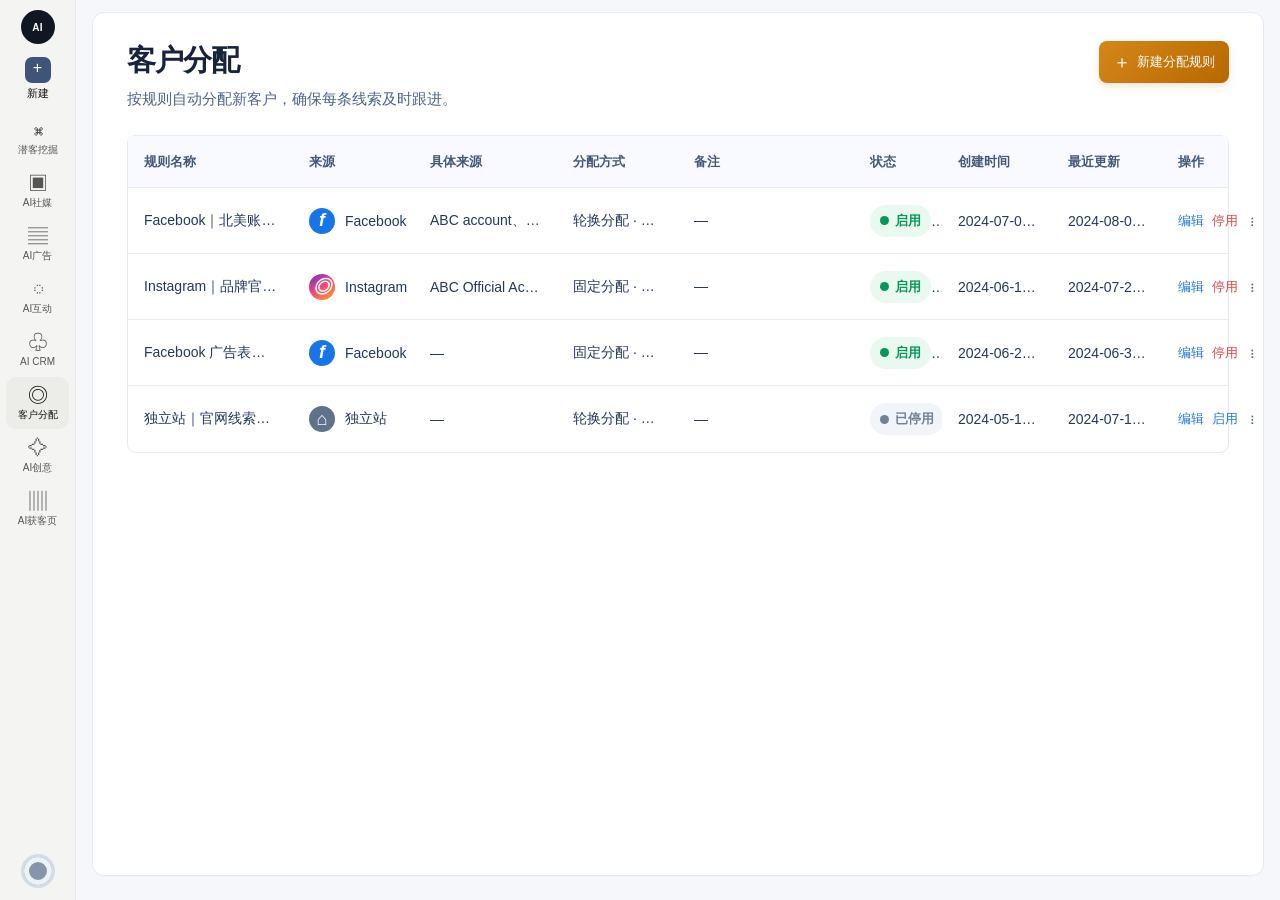
<file: trade-agent/customer-allocation.html>
<!doctype html>
<html lang="zh-CN">
<head>
  <meta charset="UTF-8">
  <meta name="viewport" content="width=device-width, initial-scale=1.0">
  <title>TradeLink · 客户分配</title>
  <style>
    :root{--bg:#f5f7fb;--card:#fff;--text:#17233d;--muted:#72809a;--border:#e4eaf3;--nav:#f8fafc;--blue:#2376e5;--amber:#c97809;--amber-dark:#a65c00;--amber-bg:#fff7e8;--green:#07965b;--green-bg:#eaf9f0;--red:#e64040;--shadow:0 18px 52px rgba(25,42,70,.18)}
    *{box-sizing:border-box}body{margin:0;min-width:1080px;background:var(--bg);color:var(--text);font-family:-apple-system,BlinkMacSystemFont,"Segoe UI","Microsoft YaHei",sans-serif}.app{display:flex;min-height:100vh}.rail{width:68px;flex:none;background:var(--nav);border-right:1px solid var(--border);display:flex;flex-direction:column;align-items:center;padding:12px 7px;gap:7px}.rail-logo{width:38px;height:38px;border-radius:11px;background:#111722;color:#fff;font-weight:800;display:grid;place-items:center;font-size:14px;letter-spacing:-2px;margin-bottom:4px}.rail-new{border:0;background:transparent;color:#435375;font:600 11px inherit;display:flex;flex-direction:column;align-items:center;gap:3px}.rail-plus{width:22px;height:22px;border-radius:7px;background:#40537a;color:white;font-size:20px;line-height:21px}.rail-item{width:100%;padding:8px 1px;border-radius:9px;color:#526481;text-align:center;font-size:10px;font-weight:600;line-height:1.45}.rail-symbol{height:20px;font-size:19px;line-height:20px}.rail-spacer{flex:1}.rail-avatar{width:34px;height:34px;border-radius:50%;border:3px solid #d4dce8;background:#8695aa;box-shadow:inset 0 0 0 5px #edf2f7}.page{flex:1;margin:12px 16px 24px;background:var(--card);border:1px solid var(--border);border-radius:12px;box-shadow:0 1px 2px rgba(15,23,42,.02);padding:28px 34px}.page-head{display:flex;justify-content:space-between;align-items:flex-start;margin-bottom:26px}.page-head h1{margin:0 0 9px;font-size:29px;letter-spacing:-.04em}.page-head p{margin:0;color:#4e6387;font-size:15px;font-weight:500}.primary{border:0;border-radius:8px;background:linear-gradient(135deg,#d48718,#b76800);color:#fff;padding:12px 18px;font:600 14px inherit;cursor:pointer;box-shadow:0 3px 8px rgba(186,108,0,.18)}.primary:hover{filter:brightness(1.04)}.primary span{font-size:22px;font-weight:400;vertical-align:-2px;margin-right:6px}.rule-table{width:100%;border:1px solid var(--border);border-radius:9px;overflow:visible;border-collapse:separate;border-spacing:0;table-layout:fixed}.rule-table th{height:52px;padding:0 16px;text-align:left;color:#44587c;background:#f8faff;border-bottom:1px solid var(--border);font-size:13px;font-weight:700}.rule-table td{height:66px;padding:0 16px;border-bottom:1px solid var(--border);font-size:14px;color:#25385c;white-space:nowrap;overflow:hidden;text-overflow:ellipsis}.rule-table td:last-child{overflow:visible;position:relative}.rule-table tbody tr:last-child td{border-bottom:none}.rule-table tbody tr:hover{background:#fbfdff}.source-cell{display:flex;align-items:center;gap:10px}.source-icon{width:26px;height:26px;border-radius:50%;display:grid;place-items:center;color:white;font-weight:800;font-size:18px;flex:none}.source-icon.facebook{background:#1775e6}.source-icon.instagram{background:linear-gradient(145deg,#6a26d9,#f44c75,#f9a520)}.source-icon.web{background:#f1f4f8;color:#51617b;font-size:20px}.status{display:inline-flex;align-items:center;gap:6px;padding:7px 10px;border-radius:999px;background:var(--green-bg);color:var(--green);font-size:13px;font-weight:700}.status i{width:9px;height:9px;border-radius:50%;background:currentColor}.status.off{color:#718099;background:#f1f4f8}.ops{display:flex;align-items:center;gap:8px;white-space:nowrap}.text-btn{border:0;background:none;padding:0;color:var(--blue);font:600 13px inherit;cursor:pointer}.text-btn.danger{color:var(--red)}.more-wrap{position:relative;flex:none}.more-btn{border:0;background:none;color:#53657f;padding:0 3px;font:700 22px/1 inherit;cursor:pointer}.more-menu{position:absolute;right:0;top:26px;z-index:20;min-width:76px;padding:5px;background:#fff;border:1px solid var(--border);border-radius:7px;box-shadow:0 8px 20px rgba(26,45,77,.14)}.more-menu button{width:100%;border:0;background:none;padding:7px 9px;text-align:left;color:#e64040;font:600 13px inherit;cursor:pointer}.more-menu button:hover{background:#fff5f5;color:#d92d2d}.divider{display:none}.empty-state{min-height:580px;display:flex;align-items:center;justify-content:center;text-align:center}.empty-inner{margin-top:-62px}.empty-art{display:block;width:285px;height:220px;object-fit:contain;margin:0 auto 18px;mix-blend-mode:screen}.empty-state h2{margin:0 0 9px;font-size:23px;letter-spacing:-.03em}.empty-state p{margin:0 0 22px;color:#637493;font-size:15px}.empty-state .primary{background:#fff;color:var(--amber);border:1px solid var(--amber);box-shadow:none}.empty-state .primary:hover{background:var(--amber-bg)}.modal-mask{position:fixed;inset:0;z-index:50;display:flex;align-items:center;justify-content:center;background:rgba(16,26,44,.42);opacity:0;visibility:hidden;pointer-events:none;transition:opacity .2s ease,visibility 0s linear .2s}.modal-mask.show{opacity:1;visibility:visible;pointer-events:auto;transition:opacity .2s ease}.modal{width:514px;max-height:calc(100vh - 32px);overflow:auto;background:#fff;border-radius:12px;box-shadow:var(--shadow);transform:translateY(12px) scale(.985);transition:transform .24s cubic-bezier(.2,.8,.2,1)}.modal-mask.show .modal{transform:translateY(0) scale(1)}.modal-head{display:flex;align-items:center;justify-content:space-between;padding:17px 22px 12px}.modal-head h2{margin:0;font-size:19px;letter-spacing:-.03em}.close{border:0;background:none;color:#475775;font-size:27px;font-weight:300;line-height:1;cursor:pointer}.form{padding:0 22px 10px}.field{display:grid;grid-template-columns:92px 1fr;gap:8px;align-items:start;margin-bottom:10px}.field>label{padding-top:10px;color:#314663;font-size:14px;font-weight:700}.required::after{content:' *';color:#ef3d3d}.control{position:relative}.select,.input,.textarea,.member-select{width:100%;min-height:40px;padding:9px 36px 9px 12px;border:1px solid #cfd9e9;border-radius:6px;background:#fff;color:#2d4264;font:14px inherit;outline:none}.select:focus,.input:focus,.textarea:focus,.member-select:focus{border-color:#99b9e9;box-shadow:0 0 0 2px rgba(37,118,229,.1)}.chev{position:absolute;right:13px;top:11px;color:#71809a;font-size:17px;pointer-events:none}.source-note{grid-column:2;color:#617390;font-size:12px;line-height:1.45;margin-top:-6px}.multi-select{min-height:40px;border:1px solid #cfd9e9;border-radius:6px;padding:5px 32px 5px 7px;display:flex;align-items:center;gap:6px;flex-wrap:wrap;cursor:pointer;background:#fff}.multi-select.open{border-color:#99b9e9}.placeholder{color:#93a0b4;font-size:13px;padding-left:5px}.chip{display:inline-flex;align-items:center;gap:7px;padding:5px 8px;border-radius:5px;background:#eef1f6;color:#344866;font-size:12px}.chip button{border:0;background:transparent;color:#586981;font:18px/12px inherit;cursor:pointer;padding:0}.source-menu{position:absolute;z-index:4;top:43px;left:0;right:0;background:#fff;border-radius:0 0 7px 7px;box-shadow:0 7px 16px rgba(38,55,82,.12);border:1px solid #dbe3ef;padding:7px 13px 10px}.source-option{display:flex;align-items:center;gap:12px;padding:8px 2px;border-bottom:1px solid #edf1f6;color:#324765;font-size:14px;cursor:pointer}.source-option:last-child{border-bottom:0}.source-option input{width:17px;height:17px;accent-color:var(--amber)}.method-grid{grid-column:2;display:grid;grid-template-columns:1fr 1fr;gap:12px}.method{min-height:78px;border:1px solid #d3dceb;border-radius:6px;padding:10px 12px;cursor:pointer;position:relative}.method.active{border-color:#e29b39;background:#fffdfa}.method h3{margin:3px 0 4px;font-size:14px}.method p{margin:0;color:#677894;font-size:12px}.method .radio{position:absolute;right:12px;top:12px;width:18px;height:18px;border:1px solid #9eabc1;border-radius:50%}.method.active .radio{border:5px solid var(--amber)}.method-icon{color:var(--amber);font-size:22px;line-height:18px}.member-select{display:flex;align-items:center;padding:6px 36px 6px 8px;cursor:pointer}.round-members{grid-column:2;border:1px solid #d5dfed;border-radius:6px;padding:8px 10px;background:#fbfcff}.member-checks{display:flex;gap:12px;align-items:center;flex-wrap:wrap}.member-check{display:inline-flex;align-items:center;gap:5px;color:#3b4d69;font-size:12px;cursor:pointer}.member-check input{accent-color:var(--amber)}.member-order{display:flex;align-items:center;gap:6px;flex-wrap:wrap;margin-top:8px;padding-top:8px;border-top:1px solid #e7edf5}.member-order-label{font-size:11px;color:#78879e}.member-pill{display:inline-flex;align-items:center;gap:3px;padding:3px 5px 3px 8px;border-radius:999px;background:#fff0d8;color:#86500a;font-size:11px;font-weight:700}.order-btn{width:17px;height:17px;border:0;border-radius:4px;background:#fff;color:#9b650c;font:700 12px/15px inherit;cursor:pointer}.order-btn:disabled{opacity:.35;cursor:default}.textarea{height:58px;resize:vertical;padding-right:12px}.hint-count{position:absolute;right:10px;bottom:9px;color:#8795aa;font-size:11px}.modal-foot{display:flex;justify-content:flex-end;gap:12px;padding:11px 22px;border-top:1px solid var(--border)}.secondary{min-width:84px;border:1px solid #cbd6e6;border-radius:6px;background:#fff;color:#344761;padding:10px 16px;font:600 14px inherit;cursor:pointer}.toast{position:fixed;z-index:70;left:50%;bottom:28px;transform:translate(-50%,18px);opacity:0;background:#17233d;color:white;border-radius:8px;padding:11px 16px;font-size:13px;transition:.2s}.toast.show{opacity:1;transform:translate(-50%,0)}
    .rail{width:76px;padding:10px 6px 12px;background:#f4f4f2;border-right:1px solid #e8e8e4;gap:1px}.rail-logo{width:34px;height:34px;border-radius:50%;font-size:10px;letter-spacing:.02em;margin-bottom:6px}.rail-new{gap:3px;width:100%;padding:6px 0 10px;color:#111;font-size:11px;font-weight:500}.rail-plus{width:26px;height:26px;border-radius:7px;font-size:16px}.rail-item{display:flex;flex-direction:column;align-items:center;justify-content:center;gap:4px;width:100%;padding:8px 2px;border-radius:10px;color:#555;font-size:10px;font-weight:500;line-height:1.2;text-decoration:none}.rail-item.active,.rail-item:hover{background:#ecece8;color:#111}.rail-symbol{height:20px;font-size:20px;line-height:20px}.page-head .primary{padding:9px 14px;font-size:13px}.page-head .primary span{font-size:18px}
    /* 轮换成员列表：按实际分配顺序展示并支持拖拽调整 */
    .round-members{position:relative;padding:0;overflow:visible;background:#fff}
    .round-member{height:42px;display:flex;align-items:center;gap:10px;padding:0 11px;border-bottom:1px solid #e8edf5;background:#fff;cursor:grab}
    .round-member:first-child{border-radius:6px 6px 0 0}.round-member:last-of-type{border-bottom:0}
    .round-member.dragging{opacity:.45}.round-handle{color:#8996ab;font-size:18px;letter-spacing:-3px;width:14px;line-height:1}
    .member-avatar{width:27px;height:27px;border-radius:50%;display:grid;place-items:center;color:#fff;font-size:11px;font-weight:800;flex:none;background:linear-gradient(145deg,#5b7fb7,#2f4f83)}
    .member-avatar.alt{background:linear-gradient(145deg,#d38961,#93452c)}.member-avatar.third{background:linear-gradient(145deg,#667fa1,#2e4265)}.member-avatar.fourth{background:linear-gradient(145deg,#9d7bb8,#5b3c78)}
    .round-member-name{font-size:13px;font-weight:700;color:#30425f}.round-member-phone{font-size:12px;color:#526581}.round-remove{margin-left:auto;border:0;background:none;color:#667895;font:22px/1 inherit;padding:3px;cursor:pointer}
    .add-member{width:calc(100% - 16px);height:33px;margin:8px;border:1px dashed #c7d2e2;border-radius:5px;background:#fff;color:#51647f;font:600 12px inherit;cursor:pointer}.add-member:hover{border-color:#bd7918;color:#ae6908;background:#fffaf1}
    .member-picker{position:absolute;z-index:6;left:0;right:0;bottom:-86px;padding:5px 8px;background:#fff;border:1px solid #d5dfed;border-radius:6px;box-shadow:0 8px 18px rgba(35,53,80,.15)}.member-picker button{display:block;width:100%;padding:7px;border:0;background:#fff;text-align:left;color:#30425f;font:13px inherit;cursor:pointer}.member-picker button:hover{background:#f7faff}
    #assignee-control[hidden],#member[hidden],#member-chev[hidden]{display:none!important}
    .source-trigger{width:100%;min-height:40px;display:flex;align-items:center;gap:9px;padding:8px 35px 8px 11px;border:1px solid #cfd9e9;border-radius:6px;background:#fff;color:#2d4264;font:14px inherit;text-align:left;cursor:pointer;position:relative}.source-trigger:hover{border-color:#a6b9d4}.source-trigger::after{content:'⌄';position:absolute;right:13px;top:8px;color:#71809a;font-size:17px}
    .channel-menu{position:absolute;z-index:8;top:43px;left:0;right:0;display:grid;grid-template-columns:1fr 1fr;gap:2px;padding:7px;background:#fff;border:1px solid #dbe3ef;border-radius:0 0 7px 7px;box-shadow:0 8px 18px rgba(38,55,82,.14)}.channel-menu[hidden]{display:none!important}.channel-menu button{display:flex;align-items:center;gap:7px;border:0;border-radius:4px;padding:7px;background:#fff;color:#324765;font:13px inherit;text-align:left;cursor:pointer}.channel-menu button:hover,.channel-menu button.selected{background:#f4f7fc}.source-check{margin-left:auto;color:#b76800;font-weight:800}.channel-icon{width:21px;height:21px;border-radius:50%;display:grid;place-items:center;color:#fff;font-size:10px;font-weight:800;line-height:1;flex:none}.channel-icon.whatsapp{background:#25d366}.channel-icon.facebook{background:#1775e6}.channel-icon.instagram{background:linear-gradient(145deg,#6a26d9,#f44c75,#f9a520)}.channel-icon.vk,.channel-icon.vkontakte{background:#2787f5}.channel-icon.linkedin{background:#0a66c2}.channel-icon.tiktok{background:#1d2026}.channel-icon.x{background:#111722}.channel-icon.youtube{background:#f03b3b}.channel-icon.lead-page{background:#b76800}.channel-icon.site{background:#60718c}.multi-select.disabled{background:#f2f4f7;border-color:#e0e5ec;color:#8b96a8;cursor:not-allowed}.multi-select.disabled .placeholder{color:#9aa4b2}.source-trigger .source-trigger-label{overflow:hidden;text-overflow:ellipsis;white-space:nowrap}.source-trigger .channel-icon{margin-right:-4px}
    .source-icon.whatsapp{background:#25d366}.source-icon.vk,.source-icon.vkontakte{background:#2787f5}.source-icon.linkedin{background:#0a66c2}.source-icon.tiktok{background:#1d2026}.source-icon.x{background:#111722}.source-icon.youtube{background:#f03b3b}.source-icon.lead-page{background:#b76800}.source-icon.site{background:#60718c}
    .empty-state{min-height:calc(100vh - 150px);align-items:flex-start;padding-top:clamp(64px,10vh,112px)}.empty-inner{margin:0;width:100%}.empty-illustration{display:block;width:330px;height:190px;margin:0 auto 20px}.empty-state h2{margin:0 0 10px;font-size:25px;letter-spacing:-.03em}.empty-state p{margin:0 0 26px;font-size:15px}.empty-state .primary{min-width:166px;padding:10px 18px;border-radius:7px;font-size:14px}.empty-state .primary span{font-size:20px;margin-right:5px}
    .confirm-modal{width:400px}.confirm-modal .modal-head{padding-bottom:8px}.confirm-copy{padding:0 22px 20px;color:#526581;font-size:14px;line-height:1.7}.danger-btn{min-width:84px;border:0;border-radius:6px;background:#df4a4a;color:#fff;padding:10px 16px;font:600 14px inherit;cursor:pointer}.danger-btn:hover{background:#c93d3d}
  </style>
</head>
<body>
  <div class="app">
    <aside class="rail" aria-label="应用导航">
      <div class="rail-logo">AI</div><button class="rail-new" type="button"><span class="rail-plus">+</span>新建</button>
      <a class="rail-item" href="proactive-agent-v1.html"><div class="rail-symbol">⌘</div>潜客挖掘</a><div class="rail-item"><div class="rail-symbol">▣</div>AI社媒</div><div class="rail-item"><div class="rail-symbol">▤</div>AI广告</div><a class="rail-item" href="ai-interaction.html"><div class="rail-symbol">◌</div>AI互动</a><a class="rail-item" href="crm-v2.html"><div class="rail-symbol">♧</div>AI CRM</a><a class="rail-item active" href="customer-allocation.html"><div class="rail-symbol">◎</div>客户分配</a><div class="rail-item"><div class="rail-symbol">✧</div>AI创意</div><div class="rail-item"><div class="rail-symbol">▥</div>AI获客页</div><div class="rail-spacer"></div><div class="rail-avatar" aria-label="账户"></div>
    </aside>
    <main class="page">
      <header class="page-head"><div><h1>客户分配</h1><p>按规则自动分配新客户，确保每条线索及时跟进。</p></div><button class="primary" id="header-create-rule" type="button" onclick="openRuleModal()"><span>＋</span>新建分配规则</button></header>
      <section id="rules-view" aria-label="客户分配规则"></section>
    </main>
  </div>

  <div class="modal-mask" id="rule-modal" onclick="if(event.target===this)closeRuleModal()">
    <section class="modal" role="dialog" aria-modal="true" aria-labelledby="modal-title">
      <header class="modal-head"><h2 id="modal-title">新建分配规则</h2><button class="close" type="button" onclick="closeRuleModal()" aria-label="关闭">×</button></header>
      <form class="form" onsubmit="saveRule(event)">
        <div class="field"><label class="required" for="source">来源</label><div class="control"><input id="source" type="hidden" value="Facebook"><button class="source-trigger" id="source-trigger" type="button" onclick="toggleChannelMenu(event)"></button><div class="channel-menu" id="channel-menu" hidden></div></div><div class="source-note">适用于所有互动形式，包括私信、评论和表单。</div></div>
        <div class="field"><label>具体来源</label><div class="control"><div class="multi-select" id="multi-select" onclick="toggleSourceMenu()"><span class="placeholder" id="source-placeholder">全部来源</span></div><div class="source-menu" id="source-menu" hidden></div></div></div>
        <div class="field"><label class="required">分配方式</label><div class="method-grid"><div class="method active" data-method="fixed" onclick="setMethod('fixed')"><div class="method-icon">♙</div><span class="radio"></span><h3>固定分配</h3><p>新客户统一分配给指定成员</p></div><div class="method" data-method="round" onclick="setMethod('round')"><div class="method-icon">⟳</div><span class="radio"></span><h3>轮换分配</h3><p>按成员顺序平均分配</p></div></div></div>
        <div class="field"><label class="required" for="member">分配给</label><div class="control" id="assignee-control"><select class="member-select" id="member" required><option value="">请选择负责人</option><option value="李娜">李娜 · +86 13800138000</option><option value="王强">王强 · +86 13900139000</option><option value="陈敏">陈敏 · +86 13700137000</option><option value="刘辉">刘辉 · +86 13800138000</option><option value="赵雨">赵雨 · +86 13600136000</option></select><span class="chev" id="member-chev">⌄</span></div><div class="round-members" id="round-members" hidden></div></div>
        <div class="field"><label class="required" for="rule-name">规则名称</label><input class="input" id="rule-name" oninput="nameTouched=true" required></div>
        <div class="field"><label for="note">备注</label><div class="control"><textarea class="textarea" id="note" maxlength="200" placeholder="请输入备注信息（可选）"></textarea><span class="hint-count" id="note-count">0/200</span></div></div>
      </form>
      <footer class="modal-foot"><button class="secondary" type="button" onclick="closeRuleModal()">取消</button><button class="primary" type="button" onclick="saveRule()">创建规则</button></footer>
    </section>
  </div>
  <div class="modal-mask" id="delete-rule-modal" onclick="if(event.target===this)closeDeleteRuleModal()">
    <section class="modal confirm-modal" role="dialog" aria-modal="true" aria-labelledby="delete-rule-title" onclick="event.stopPropagation()">
      <header class="modal-head"><h2 id="delete-rule-title">删除分配规则</h2><button class="close" type="button" onclick="closeDeleteRuleModal()" aria-label="关闭">×</button></header>
      <p class="confirm-copy">删除分配规则后将无法恢复，确定继续删除吗</p>
      <footer class="modal-foot"><button class="secondary" type="button" onclick="closeDeleteRuleModal()">取消</button><button class="danger-btn" type="button" onclick="confirmDeleteRule()">确定删除</button></footer>
    </section>
  </div>
  <div class="toast" id="toast"></div>
  <script>
    const SOURCES=[
      {name:'WhatsApp',icon:'◔',className:'whatsapp',details:['WhatsApp Business account']},
      {name:'Facebook',icon:'f',className:'facebook',details:['ABC account','XYZ account']},
      {name:'Instagram',icon:'◎',className:'instagram',details:['ABC Official Account']},
      {name:'VK',icon:'vk',className:'vk',details:['VK account']},
      {name:'LinkedIn',icon:'in',className:'linkedin',details:['LinkedIn Page']},
      {name:'TikTok',icon:'♪',className:'tiktok',details:['TikTok Business account']},
      {name:'X',icon:'𝕏',className:'x',details:['X account']},
      {name:'YouTube',icon:'▶',className:'youtube',details:['YouTube Channel']},
      {name:'获客页',icon:'✦',className:'lead-page',details:['获客页 A','获客页 B']},
      {name:'独立站',icon:'⌂',className:'site',details:['官网联系表单','在线咨询']}
    ];
    const SOURCE_DETAILS=Object.fromEntries(SOURCES.map(source=>[source.name,source.details]));
    let rules=[
      {id:1,name:'Facebook｜北美账号轮换',source:'Facebook',details:['ABC account','XYZ account'],method:'轮换分配 · 3人',assignees:['李娜','王强','陈敏'],status:true,created:'2024-07-01 10:30',updated:'2024-08-01 10:20'},
      {id:2,name:'Instagram｜品牌官方号',source:'Instagram',details:['ABC Official Account'],method:'固定分配 · 王强',status:true,created:'2024-06-15 14:20',updated:'2024-07-28 16:45'},
      {id:3,name:'Facebook 广告表单｜线索分配',source:'Facebook',details:[],method:'固定分配 · 李娜',status:true,created:'2024-06-20 11:05',updated:'2024-06-30 13:22'},
      {id:4,name:'独立站｜官网线索分配',source:'独立站',details:[],method:'轮换分配 · 2人',assignees:['李娜','王强'],status:false,created:'2024-05-10 09:40',updated:'2024-07-15 09:18'}
    ];
    const MEMBER_PROFILES=[{name:'王强',phone:'+86 13600136000',avatar:'王'},{name:'陈敏',phone:'+86 13700137000',avatar:'陈',className:'alt'},{name:'刘辉',phone:'+86 13800138000',avatar:'刘',className:'third'},{name:'李娜',phone:'+86 13800138000',avatar:'李',className:'fourth'},{name:'赵雨',phone:'+86 13600136000',avatar:'赵',className:'fourth'}];
    const MEMBERS=MEMBER_PROFILES.map(member=>member.name);
    let editingId=null,pendingDeleteRuleId=null,selectedSources=['Facebook'],selectedDetails=[],method='fixed',roundMembers=[],nameTouched=false,draggingMember=null;
    const sourceMeta=source=>{const first=Array.isArray(source)?source[0]:String(source||'').split('、')[0];return SOURCES.find(item=>item.name===first)||SOURCES[SOURCES.length-1]};
    const iconFor=source=>sourceMeta(source).icon;
    const iconClass=source=>sourceMeta(source).className;
    const esc=value=>String(value).replace(/[&<>"']/g,c=>({'&':'&amp;','<':'&lt;','>':'&gt;','"':'&quot;',"'":'&#39;'}[c]));
    function renderRules(){const view=document.getElementById('rules-view'),headerButton=document.getElementById('header-create-rule');headerButton.hidden=!rules.length;if(!rules.length){view.innerHTML=`<div class="empty-state"><div class="empty-inner"><svg class="empty-illustration" viewBox="0 0 250 142" role="img" aria-label="客户自动分配流程插画"><ellipse cx="169" cy="126" rx="51" ry="7" fill="#fbf3e8"/><path d="M62 34 C92 34 97 56 125 57" fill="none" stroke="#b9c7dc" stroke-width="2" stroke-dasharray="3 4"/><path d="M62 71 H126" fill="none" stroke="#b9c7dc" stroke-width="2" stroke-dasharray="3 4"/><path d="M62 108 C92 108 97 86 125 85" fill="none" stroke="#b9c7dc" stroke-width="2" stroke-dasharray="3 4"/><path d="M125 57l-6-4m6 4l-6 4M125 71l-6-4m6 4l-6 4M125 85l-6-4m6 4l-6 4" stroke="#c97809" stroke-width="2" fill="none" stroke-linecap="round"/><g><circle cx="42" cy="34" r="14" fill="#f3f7fc" stroke="#e2e9f3"/><circle cx="42" cy="30" r="4" fill="#6d9bce"/><path d="M35 42c1-6 13-6 14 0" fill="#6d9bce"/></g><g><circle cx="42" cy="71" r="14" fill="#fff8ed" stroke="#f7e5c6"/><circle cx="42" cy="67" r="4" fill="#d98a20"/><path d="M35 79c1-6 13-6 14 0" fill="#d98a20"/></g><g><circle cx="42" cy="108" r="14" fill="#f3f7fc" stroke="#e2e9f3"/><circle cx="42" cy="104" r="4" fill="#8798ae"/><path d="M35 116c1-6 13-6 14 0" fill="#8798ae"/></g><g><rect x="144" y="27" width="71" height="91" rx="6" fill="#fff" stroke="#e8d7bb" stroke-width="2"/><rect x="166" y="18" width="27" height="13" rx="5" fill="#cf8219"/><rect x="173" y="14" width="13" height="8" rx="4" fill="#cf8219"/><circle cx="158" cy="51" r="5" fill="#d28a24"/><path d="M156 51l2 2 4-5" fill="none" stroke="#fff" stroke-width="1.6"/><rect x="169" y="47" width="31" height="5" rx="2.5" fill="#d9dce2"/><circle cx="158" cy="68" r="5" fill="#d28a24"/><path d="M156 68l2 2 4-5" fill="none" stroke="#fff" stroke-width="1.6"/><rect x="169" y="64" width="31" height="5" rx="2.5" fill="#d9dce2"/><circle cx="158" cy="85" r="5" fill="#d28a24"/><path d="M156 85l2 2 4-5" fill="none" stroke="#fff" stroke-width="1.6"/><rect x="169" y="81" width="31" height="5" rx="2.5" fill="#d9dce2"/></g><path d="M218 24l3-6m2 10l5-2" stroke="#d1871f" stroke-width="2" stroke-linecap="round"/></svg><h2>还没有客户分配规则</h2><p>新客户将按照启用的规则自动分配给成员。</p><button class="primary" type="button" onclick="openRuleModal()"><span>＋</span>新建分配规则</button></div></div>`;return}view.innerHTML=`<table class="rule-table"><colgroup><col style="width:17%"><col style="width:14%"><col style="width:15%"><col style="width:13%"><col style="width:9%"><col style="width:12%"><col style="width:12%"><col style="width:8%"></colgroup><thead><tr><th>规则名称</th><th>来源</th><th>具体来源</th><th>分配方式</th><th>状态</th><th>创建时间</th><th>最近更新</th><th>操作</th></tr></thead><tbody>${rules.map(rule=>`<tr><td>${esc(rule.name)}</td><td><div class="source-cell"><i class="source-icon ${iconClass(rule.source)}">${iconFor(rule.source)}</i>${esc(rule.source)}</div></td><td>${rule.details.length?esc(rule.details.join('、')):'—'}</td><td>${esc(rule.method)}</td><td><span class="status ${rule.status?'':'off'}"><i></i>${rule.status?'启用':'已停用'}</span></td><td>${rule.created}</td><td>${rule.updated}</td><td><div class="ops"><button class="text-btn" type="button" onclick="openRuleModal(${rule.id})">编辑</button><span class="divider">|</span><button class="text-btn ${rule.status?'danger':''}" type="button" onclick="toggleRule(${rule.id})">${rule.status?'停用':'启用'}</button><span class="divider">|</span><span class="more-wrap"><button class="more-btn" type="button" aria-label="更多操作" onclick="toggleMore(event,${rule.id})">⋮</button><span class="more-menu" id="more-${rule.id}" hidden><button type="button" onclick="deleteRule(${rule.id})">删除</button></span></span></div></td></tr>`).join('')}</tbody></table>`}
    function openRuleModal(id){editingId=id??null;const rule=rules.find(x=>x.id===id);document.getElementById('modal-title').textContent=rule?'编辑分配规则':'新建分配规则';document.querySelector('#rule-modal .primary').textContent=rule?'保存修改':'创建规则';selectedSources=rule?.sources?[...rule.sources]:rule?.source?String(rule.source).split('、'):['Facebook'];document.getElementById('source').value=selectedSources[0]||'';selectedDetails=[...(rule?.details||[])];if(selectedSources.length!==1)selectedDetails=[];method=rule?(rule.method.startsWith('轮换')?'round':'fixed'):'fixed';roundMembers=method==='round'?[...(rule?.assignees||[])]:[];const fixedMember=rule?.assignees?.[0]||(rule?.method?.match(/·\s*(.+)$/)?.[1]||'');document.getElementById('member').value=method==='fixed'?fixedMember:'';document.getElementById('rule-name').value=rule?.name||'';document.getElementById('note').value='';document.getElementById('note-count').textContent='0/200';nameTouched=!!rule;document.getElementById('channel-menu').hidden=true;syncForm();document.getElementById('rule-modal').classList.add('show')}
    function closeRuleModal(){document.getElementById('rule-modal').classList.remove('show');document.getElementById('source-menu').hidden=true;document.getElementById('channel-menu').hidden=true}
    function changeSource(source){selectedSources=selectedSources.includes(source)?selectedSources.filter(item=>item!==source):[...selectedSources,source];document.getElementById('source').value=selectedSources[0]||'';if(selectedSources.length!==1)selectedDetails=[];nameTouched=false;syncForm();document.getElementById('channel-menu').hidden=false}
    function setMethod(next){method=next;if(next==='round'&&!roundMembers.length)roundMembers=[];if(next==='fixed')roundMembers=[];nameTouched=false;syncForm()}
    function syncForm(){document.querySelectorAll('.method').forEach(el=>el.classList.toggle('active',el.dataset.method===method));renderChannelSelect();renderSourceSelect();renderAssignees();if(!nameTouched)document.getElementById('rule-name').value=makeName()}
    function renderChannelSelect(){const trigger=document.getElementById('source-trigger'),menu=document.getElementById('channel-menu');trigger.innerHTML=selectedSources.length?selectedSources.map(source=>{const meta=sourceMeta(source);return `<i class="channel-icon ${meta.className}">${meta.icon}</i>`}).join('')+`<span class="source-trigger-label">${selectedSources.map(esc).join('、')}</span>`:'<span class="source-trigger-label placeholder">请选择来源</span>';menu.innerHTML=SOURCES.map(item=>`<button type="button" class="${selectedSources.includes(item.name)?'selected':''}" aria-pressed="${selectedSources.includes(item.name)}" onclick="event.stopPropagation();changeSource('${item.name}')"><i class="channel-icon ${item.className}">${item.icon}</i>${item.name}<span class="source-check">${selectedSources.includes(item.name)?'✓':''}</span></button>`).join('')}
    function toggleChannelMenu(event){event.stopPropagation();const menu=document.getElementById('channel-menu');menu.hidden=!menu.hidden}
    function renderAssignees(){const rotating=method==='round',control=document.getElementById('assignee-control');control.hidden=rotating;const panel=document.getElementById('round-members');panel.hidden=!rotating;if(!rotating)return;const available=MEMBER_PROFILES.filter(member=>!roundMembers.includes(member.name));panel.innerHTML=`${roundMembers.map(name=>{const member=MEMBER_PROFILES.find(item=>item.name===name)||{name,phone:'',avatar:name[0]};return `<div class="round-member" draggable="true" ondragstart="startMemberDrag('${member.name}')" ondragover="event.preventDefault()" ondrop="dropRoundMember('${member.name}')"><span class="round-handle" aria-label="拖拽调整顺序">⠿</span><span class="member-avatar ${member.className||''}">${member.avatar}</span><span class="round-member-name">${member.name}</span><span class="round-member-phone">· ${member.phone}</span><button class="round-remove" type="button" aria-label="移除${member.name}" onclick="removeRoundMember('${member.name}')">×</button></div>`}).join('')}<button class="add-member" type="button" onclick="toggleMemberPicker(event)" ${available.length?'':'disabled'}>＋ 添加成员</button><div class="member-picker" id="member-picker" hidden>${available.map(member=>`<button type="button" onclick="addRoundMember('${member.name}')">${member.name}　${member.phone}</button>`).join('')||'<button type="button" disabled>暂无可添加成员</button>'}</div>`}
    function toggleMemberPicker(event){event.stopPropagation();const picker=document.getElementById('member-picker');picker.hidden=!picker.hidden}
    function addRoundMember(name){roundMembers=[...roundMembers,name];nameTouched=false;syncForm()}
    function removeRoundMember(name){roundMembers=roundMembers.filter(member=>member!==name);nameTouched=false;syncForm()}
    function startMemberDrag(name){draggingMember=name}
    function dropRoundMember(target){if(!draggingMember||draggingMember===target)return;const from=roundMembers.indexOf(draggingMember),to=roundMembers.indexOf(target);roundMembers.splice(from,1);roundMembers.splice(to,0,draggingMember);draggingMember=null;nameTouched=false;syncForm()}
    function renderSourceSelect(){const enabled=selectedSources.length===1,source=selectedSources[0],holder=document.getElementById('multi-select');holder.classList.toggle('disabled',!enabled);holder.setAttribute('aria-disabled',String(!enabled));holder.innerHTML=selectedDetails.length?selectedDetails.map(item=>`<span class="chip">${esc(item)}<button type="button" onclick="event.stopPropagation();removeDetail('${item}')">×</button></span>`).join(''):`<span class="placeholder">${enabled?'全部来源':'请单选来源后选择具体来源'}</span>`;const menu=document.getElementById('source-menu');if(!enabled)menu.hidden=true;if(enabled)menu.innerHTML=(SOURCE_DETAILS[source]||[]).map(item=>`<label class="source-option"><input type="checkbox" ${selectedDetails.includes(item)?'checked':''} onchange="setDetail('${item}',this.checked)"><span>${esc(item)}</span></label>`).join('')}
    function toggleSourceMenu(){if(selectedSources.length!==1)return;const menu=document.getElementById('source-menu');menu.hidden=!menu.hidden;document.getElementById('multi-select').classList.toggle('open',!menu.hidden)}
    function setDetail(item,checked){selectedDetails=checked?[...selectedDetails,item]:selectedDetails.filter(x=>x!==item);nameTouched=false;syncForm();document.getElementById('source-menu').hidden=false}
    function removeDetail(item){selectedDetails=selectedDetails.filter(x=>x!==item);nameTouched=false;syncForm()}
    function makeName(){const source=selectedSources.join('、')||'未选择来源',scope=selectedDetails.length?selectedDetails.join('、'):'全部来源';return `${source}｜${scope}｜${method==='fixed'?'固定分配':'轮换分配'}`}
    function saveRule(event){event?.preventDefault();const source=selectedSources.join('、'),name=document.getElementById('rule-name').value.trim(),member=document.getElementById('member').value;if(!selectedSources.length){toast('请至少选择一个来源');return}if(!name){toast('请填写规则名称');return}if(method==='fixed'&&!member){toast('请选择一位负责人');return}if(method==='round'&&roundMembers.length<2){toast('轮换分配至少选择两名成员');return}const item={id:editingId||Date.now(),name,source,sources:[...selectedSources],details:selectedSources.length===1?[...selectedDetails]:[],method:method==='fixed'?`固定分配 · ${member}`:`轮换分配 · ${roundMembers.length}人`,assignees:method==='fixed'?[member]:[...roundMembers],status:true,created:editingId?rules.find(x=>x.id===editingId).created:'2026-09-14 10:30',updated:'刚刚更新'};if(editingId)rules=rules.map(x=>x.id===editingId?{...x,...item}:x);else rules.unshift(item);closeRuleModal();renderRules();toast(editingId?'规则已保存':'分配规则已创建')}
    function toggleRule(id){rules=rules.map(item=>item.id===id?{...item,status:!item.status,updated:'刚刚更新'}:item);renderRules();toast('规则状态已更新')}
    function toggleMore(event,id){event.stopPropagation();document.querySelectorAll('.more-menu').forEach(menu=>{if(menu.id!==`more-${id}`)menu.hidden=true});const menu=document.getElementById(`more-${id}`);menu.hidden=!menu.hidden}
    function deleteRule(id){pendingDeleteRuleId=id;document.querySelectorAll('.more-menu').forEach(menu=>menu.hidden=true);document.getElementById('delete-rule-modal').classList.add('show')}
    function closeDeleteRuleModal(){pendingDeleteRuleId=null;document.getElementById('delete-rule-modal').classList.remove('show')}
    function confirmDeleteRule(){if(pendingDeleteRuleId===null){closeDeleteRuleModal();return}const id=pendingDeleteRuleId;rules=rules.filter(item=>item.id!==id);closeDeleteRuleModal();renderRules();toast('规则已删除')}
    function toast(message){const node=document.getElementById('toast');node.textContent=message;node.classList.add('show');setTimeout(()=>node.classList.remove('show'),2200)}
    document.getElementById('note').addEventListener('input',event=>document.getElementById('note-count').textContent=`${event.target.value.length}/200`);document.addEventListener('keydown',event=>{if(event.key==='Escape'){closeRuleModal();closeDeleteRuleModal()}});document.addEventListener('click',()=>{document.querySelectorAll('.more-menu').forEach(menu=>menu.hidden=true);const picker=document.getElementById('member-picker');if(picker)picker.hidden=true;document.getElementById('channel-menu').hidden=true});if(new URLSearchParams(location.search).get('empty')==='1')rules=[];renderRules();
  </script>
<script>
  const renderRulesBaseWithNote = renderRules;
  renderRules = function () {
    renderRulesBaseWithNote();
    const table = document.querySelector('#rules-view .rule-table');
    if (!table) return;
    const header = table.tHead.rows[0];
    const statusIndex = [...header.cells].findIndex(cell => cell.textContent.trim() === '状态');
    if (statusIndex < 0) return;
    const noteHeader = document.createElement('th');
    noteHeader.textContent = '备注';
    header.insertBefore(noteHeader, header.cells[statusIndex]);
    const colgroup = table.querySelector('colgroup');
    const noteCol = document.createElement('col');
    colgroup.insertBefore(noteCol, colgroup.children[statusIndex]);
    [15,11,13,11,16,8,10,10,6].forEach((width,index) => {
      if (colgroup.children[index]) colgroup.children[index].style.width = width + '%';
    });
    [...table.tBodies[0].rows].forEach((row,index) => {
      const rule = rules[index];
      const cell = document.createElement('td');
      cell.textContent = rule?.note || '—';
      cell.title = rule?.note || '';
      cell.style.whiteSpace = 'normal';
      cell.style.lineHeight = '1.35';
      row.insertBefore(cell, row.cells[statusIndex]);
    });
  };

  const openRuleModalBaseWithNote = openRuleModal;
  openRuleModal = function (id) {
    openRuleModalBaseWithNote(id);
    const note = rules.find(rule => rule.id === id)?.note || '';
    document.getElementById('note').value = note;
    document.getElementById('note-count').textContent = `${note.length}/200`;
  };

  const saveRuleBaseWithNote = saveRule;
  saveRule = function (event) {
    const editing = editingId;
    const countBefore = rules.length;
    const note = document.getElementById('note').value.trim();
    const valid = selectedSources.length > 0 && !!document.getElementById('rule-name').value.trim() &&
      (method === 'fixed' ? !!document.getElementById('member').value : roundMembers.length >= 2);
    saveRuleBaseWithNote(event);
    if (!valid) return;
    const saved = editing !== null ? rules.find(rule => rule.id === editing) : (rules.length > countBefore ? rules[0] : null);
    if (!saved) return;
    saved.note = note;
    renderRules();
  };

  renderRules();
</script>
</body>
</html>
</file>
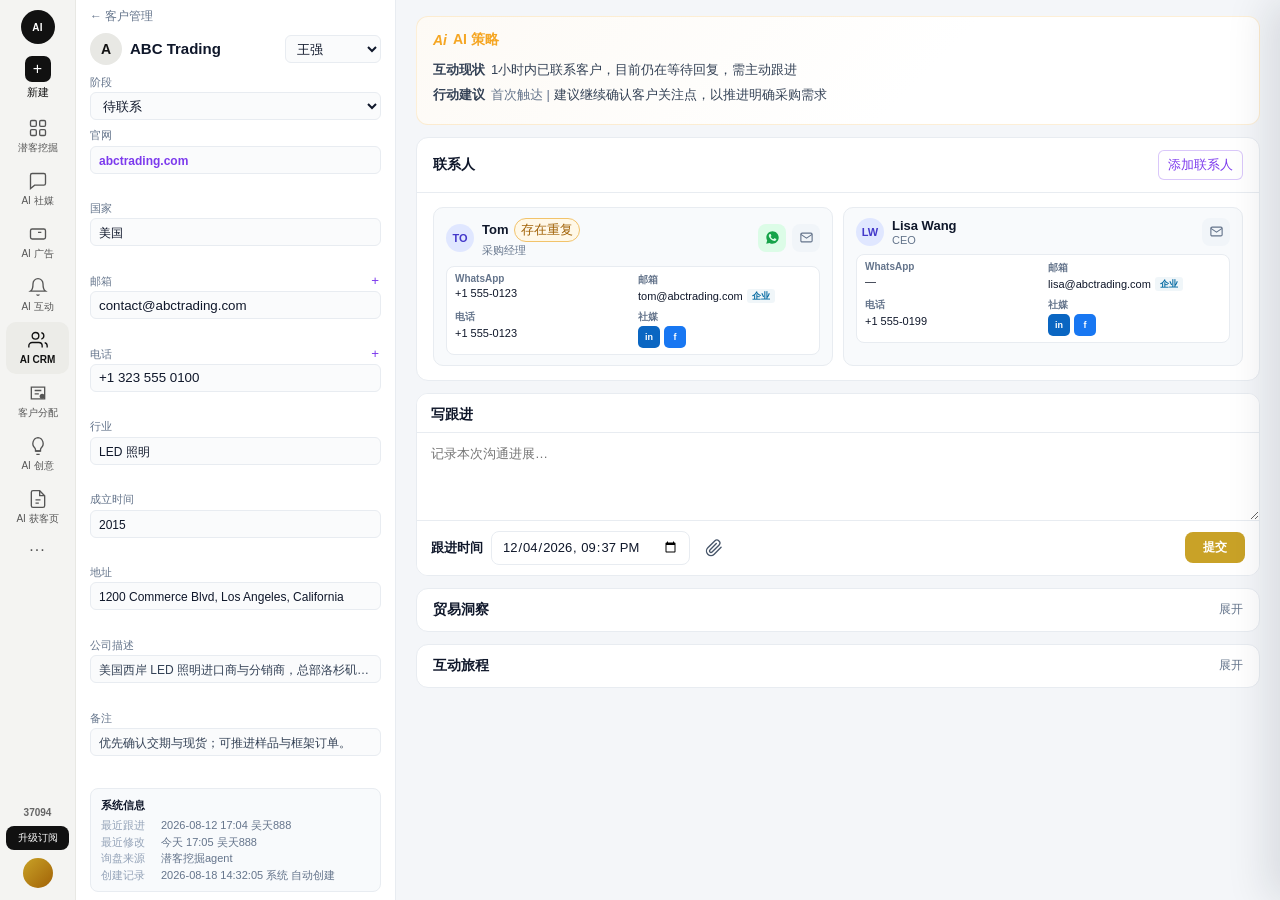
<file: trade-agent/customer-detail.html>
<!DOCTYPE html>
<html lang="zh-CN">
<head>
<meta charset="UTF-8">
<meta name="viewport" content="width=device-width, initial-scale=1.0">
<title>TradeLink · 客户详情</title>
<style>
:root {
  --bg:#f4f6f9; --card:#fff; --text:#0f172a; --muted:#64748b;
  --border:#e8ecf1; --sidebar:#0f172a;
  --gold:#c9a227; --gold-bg:rgba(201,162,39,.1);
  --agent:#7c3aed; --agent-bg:rgba(124,58,237,.08);
  --accent:#0891b2; --green:#16a34a; --green-bg:rgba(22,163,74,.08);
  --orange:#ea580c; --orange-bg:rgba(234,88,12,.08);
}
*{margin:0;padding:0;box-sizing:border-box}
html,body{height:100%;overflow:hidden}
body{font-family:-apple-system,BlinkMacSystemFont,"Segoe UI","Microsoft YaHei",sans-serif;background:var(--bg);color:var(--text)}
.app{display:flex;height:100vh;overflow:hidden}
.app-rail{width:76px;background:#f4f4f2;border-right:1px solid #e8e8e4;display:flex;flex-direction:column;align-items:center;padding:10px 6px 12px;flex-shrink:0;height:100%;z-index:20}
.app-rail-logo{width:34px;height:34px;border-radius:50%;background:#111;color:#fff;font-size:10px;font-weight:800;display:flex;align-items:center;justify-content:center;margin-bottom:6px;letter-spacing:.02em}
.app-rail-new{display:flex;flex-direction:column;align-items:center;gap:3px;width:100%;padding:6px 0 10px;border:none;background:none;cursor:pointer;color:#111;font-size:11px;font-family:inherit;font-weight:500}
.app-rail-new .plus{width:26px;height:26px;border-radius:7px;background:#111;color:#fff;display:flex;align-items:center;justify-content:center;font-size:16px;line-height:1}
.app-rail-nav{flex:1;width:100%;overflow-y:auto;display:flex;flex-direction:column;gap:1px}
.app-rail-item{display:flex;flex-direction:column;align-items:center;justify-content:center;gap:4px;padding:8px 2px;border-radius:10px;text-decoration:none;color:#555;font-size:10px;line-height:1.2;text-align:center;font-weight:500}
.app-rail-item svg{width:20px;height:20px}
.app-rail-item.active{color:#111;background:#ecece8;font-weight:600}
.app-rail-item:hover{background:#ecece8;color:#111}
.app-rail-more{font-size:16px;letter-spacing:1px;padding:6px 2px}
.app-rail-foot{width:100%;display:flex;flex-direction:column;align-items:center;gap:8px;padding-top:8px}
.app-rail-pts{font-size:10px;color:#666;font-weight:600}
.app-rail-up{width:100%;border:none;background:#111;color:#fff;border-radius:8px;font-size:10px;padding:6px 4px;cursor:pointer;font-family:inherit;line-height:1.25}
.app-rail-avatar{width:30px;height:30px;border-radius:50%;background:linear-gradient(135deg,#c9a227,#a16207)}
.page{flex:1;min-width:0;min-height:0;display:flex;overflow:hidden}

.detail-left{width:320px;flex-shrink:0;background:var(--card);border-right:1px solid var(--border);display:flex;flex-direction:column;min-height:0;overflow:hidden}
.left-back{display:block;padding:8px 14px 2px;font-size:12px;color:var(--muted);text-decoration:none;flex-shrink:0}
.left-back:hover{color:var(--agent)}
.left-id{display:flex;align-items:center;gap:8px;padding:6px 14px 8px;flex-shrink:0}.left-owner-top{margin-left:auto;display:flex;align-items:center}.left-owner-top select{width:96px;height:28px;border:1px solid var(--border);border-radius:6px;background:#fafbfc;color:var(--text);font:600 12px inherit;outline:none;cursor:pointer;padding:0 7px}.left-owner-top select:focus{border-color:rgba(201,162,39,.55)}
.left-stage{display:flex;flex-direction:column;align-items:stretch;gap:3px;margin:0 14px 4px;padding:2px 0;min-width:0}.left-stage span{font-size:11px;color:var(--muted);font-weight:500;line-height:1.3}.left-stage select{width:100%;height:28px;line-height:20px;border:1px solid var(--border);border-radius:6px;background:#fafbfc;color:var(--text);font:500 12px inherit;outline:none;cursor:pointer;padding:4px 8px;box-sizing:border-box}.left-stage select:focus{border-color:rgba(201,162,39,.55)}
.left-profile-wrap{display:flex;flex-direction:column;flex:1;min-height:0}
.left-av{width:32px;height:32px;border-radius:50%;background:#e8e8e4;color:#111;display:flex;align-items:center;justify-content:center;font-weight:700;font-size:14px;flex-shrink:0}
.left-id-main{flex:1;min-width:0}
.left-name{font-size:15px;font-weight:700;line-height:1.25;word-break:break-word}
.left-type{font-size:11px;color:var(--muted);margin-top:1px}
.left-fields{display:flex;flex-direction:column;justify-content:space-evenly;gap:0;padding:0 14px;flex:1;min-height:0;overflow-y:auto}
.sys-box{flex-shrink:0;margin:6px 14px 8px;padding:8px 10px;background:#f8fafc;border:1px solid var(--border);border-radius:8px;font-size:11px;color:var(--muted);line-height:1.5}
.sys-title{font-size:11px;font-weight:700;color:var(--text);margin-bottom:4px}
.sys-row{display:flex;gap:8px;align-items:flex-start}
.sys-row span{flex-shrink:0;width:52px;color:#94a3b8}
.weak-link{font-size:12px;color:var(--muted);cursor:pointer;background:none;border:none;font-family:inherit;padding:0;margin:0 14px 12px;align-self:flex-start;flex-shrink:0}
.weak-link:hover{color:var(--agent);text-decoration:underline}

.detail-right{flex:1;min-width:0;min-height:0;overflow-y:auto;overflow-x:hidden;padding:16px 20px 40px}
.detail-right > *{margin-bottom:12px}
.detail-right > *:last-child{margin-bottom:0}
.mod{background:var(--card);border:1px solid var(--border);border-radius:12px;overflow:hidden}
.mod-head{display:flex;justify-content:space-between;align-items:center;padding:12px 16px;border-bottom:1px solid var(--border)}
.mod.collapsible .mod-head{cursor:pointer;user-select:none}
.mod.collapsible .mod-head:hover{background:#fafbfc}
.mod.collapsed .mod-head{border-bottom:none}
.mod.collapsed .mod-body{display:none}
.mod-head h3{font-size:14px;font-weight:700}
.mod-head span,.mod-link{font-size:12px;color:var(--muted);font-weight:500}
.contacts-head-actions{display:flex;align-items:center;gap:8px}.add-contact-btn{border:1px solid rgba(124,58,237,.28);border-radius:6px;background:#fff;color:var(--agent);font:600 12px inherit;padding:5px 9px;cursor:pointer}.add-contact-btn:hover{background:var(--agent-bg);border-color:rgba(124,58,237,.45)}
.mod-toggle{font-size:12px;color:var(--agent);font-weight:600}
.mod-link{border:none;background:none;cursor:pointer;font-family:inherit;color:var(--agent);font-weight:600}
.mod-body{padding:14px 16px}

.hero-badges{display:flex;gap:6px;flex-wrap:wrap;flex-shrink:0;align-items:center}
.tag{font-size:11px;padding:3px 10px;border-radius:999px;font-weight:600;border:1px solid var(--border);background:var(--bg);color:var(--muted);flex-shrink:0}
.tag-status{color:#92400e;background:var(--gold-bg);border-color:rgba(201,162,39,.3)}
.tag-source{color:var(--accent);background:rgba(8,145,178,.08);border-color:rgba(8,145,178,.2)}
.tag-type{color:#1d4ed8;background:#dbeafe;border-color:#93c5fd}
.tag-country{color:#0f766e;background:#ccfbf1;border-color:#5eead4}
.tag-src-agent{color:#92400e;background:var(--gold-bg);border-color:rgba(201,162,39,.3)}

.tabs,.tab,.content,.overview-wrap,.content-padded{display:none}

.ai-strategy{padding:14px 16px;background:linear-gradient(135deg,#fdfaf5 0%,#fff 60%);border:1px solid rgba(245,166,35,.18);border-radius:12px}
.ai-strategy-head{display:flex;align-items:center;gap:6px;margin-bottom:10px}
.ai-strategy-icon{font-size:14px;font-weight:800;color:#f5a623;font-style:italic}
.ai-strategy-title{font-size:14px;font-weight:700;color:#f5a623}
.ai-strategy-line{font-size:13px;line-height:1.65;color:#334155;margin-bottom:4px}
.ai-strategy-line strong{margin-right:6px}
.ai-strategy-line em{font-style:normal;color:var(--muted);margin-right:4px}
.kpi-row{display:grid;grid-template-columns:repeat(4,1fr);gap:8px}
.kpi-card{background:var(--card);border:1px solid var(--border);border-radius:10px;padding:10px 12px}
.kpi-card dt{font-size:10px;color:var(--muted);margin-bottom:4px}
.kpi-card dd{font-size:14px;font-weight:700;line-height:1.3}
.kpi-card dd small{display:block;font-size:10px;color:var(--muted);font-weight:400;margin-top:2px}
.kpi-card dd a{color:var(--agent);text-decoration:none;font-size:13px}
.kpi-card.highlight{border-color:rgba(245,166,35,.35);background:linear-gradient(135deg,rgba(245,166,35,.06),var(--card))}
.overview-main{display:block}
.overview-card{background:var(--card);border:1px solid var(--border);border-radius:10px;overflow:hidden;min-height:0}
.mod.contacts-mod{overflow:visible}
.overview-card.ov-follow .follow-box{border:none;border-radius:0}
.overview-card-head{display:flex;justify-content:space-between;align-items:center;padding:10px 14px;border-bottom:1px solid var(--border);background:#fafbfc}
.overview-card-head h3{font-size:12px;font-weight:600}
.overview-card-body{padding:12px 14px;font-size:12px;line-height:1.6}
.trade-mini-row{display:flex;justify-content:space-between;padding:5px 0;border-bottom:1px solid var(--border);font-size:12px}
.trade-mini-row:last-child{border-bottom:none}
.trade-mini-row span{color:var(--muted)}
.recent-link{font-size:11px;color:var(--agent);cursor:pointer;background:none;border:none;font-family:inherit;font-weight:600}
.recent-item{display:flex;justify-content:space-between;align-items:flex-start;gap:12px;padding:10px 0;border-bottom:1px solid var(--border)}
.recent-item:last-child{border-bottom:none;padding-bottom:0}
.recent-title{font-size:13px;font-weight:600;line-height:1.45;color:var(--text)}
.recent-item time{font-size:11px;color:var(--muted);white-space:nowrap;flex-shrink:0;padding-top:2px}
@media(max-width:900px){.kpi-row{grid-template-columns:repeat(2,1fr)}}

.follow-box{border:1px solid var(--border);border-radius:12px;background:#fff;overflow:hidden}
.follow-head{display:flex;justify-content:space-between;align-items:center;padding:12px 14px 8px;background:#fff}
.follow-head h3{font-size:14px;font-weight:600}
.follow-input{display:block;width:100%;min-height:88px;padding:12px 14px;border:none;border-top:1px solid var(--border);font-size:13px;font-family:inherit;resize:vertical;outline:none;background:#fff;color:var(--text)}
.follow-files{display:flex;flex-wrap:wrap;gap:6px;padding:0 14px 10px;background:#fff}
.follow-files:empty{display:none}
.follow-file-chip{display:inline-flex;align-items:center;gap:6px;max-width:100%;padding:4px 8px;border:1px solid var(--border);border-radius:8px;background:#fff;font-size:12px;color:var(--text);line-height:1.3}
.follow-file-chip svg{width:13px;height:13px;flex-shrink:0;color:#64748b}
.follow-file-chip span{min-width:0;overflow:hidden;text-overflow:ellipsis;white-space:nowrap}
.follow-file-chip button{border:none;background:none;color:var(--muted);cursor:pointer;font-size:14px;line-height:1;padding:0 0 0 2px;font-family:inherit}
.follow-file-chip button:hover{color:#b91c1c}
.follow-foot{display:flex;justify-content:space-between;align-items:center;gap:12px;flex-wrap:wrap;padding:10px 14px;border-top:1px solid var(--border);background:#fff}
.follow-time-wrap{display:flex;align-items:center;gap:8px;min-width:0}
.follow-time-wrap label{font-size:13px;font-weight:650;color:var(--text);white-space:nowrap}
.follow-time-wrap input{height:34px;padding:0 10px;border:1px solid var(--border);border-radius:8px;font-size:13px;font-family:inherit;color:var(--text);background:#fff;outline:none}
.follow-time-wrap input:focus{border-color:rgba(201,162,39,.45)}
.follow-attach{display:inline-flex;align-items:center;justify-content:center;width:32px;height:32px;padding:0;border:none;background:none;color:#475569;cursor:pointer;border-radius:8px;flex-shrink:0}
.follow-attach svg{width:18px;height:18px}
.follow-attach:hover{color:#92400e;background:rgba(201,162,39,.08)}
.follow-attach.has-files{color:#92400e}
.btn{padding:7px 18px;border-radius:8px;font-size:12px;font-weight:600;border:none;cursor:pointer;font-family:inherit}
.btn-primary{background:var(--gold);color:#fff}

.co-field{display:flex;flex-direction:column;align-items:stretch;gap:3px;padding:2px 0;min-width:0;cursor:text;background:transparent;border:none;border-radius:0;flex:1 1 0}
.co-field dt{font-size:11px;color:var(--muted);font-weight:500;margin:0;line-height:1.3;flex:none}
.co-field dd{font-size:12px;font-weight:500;height:28px;line-height:20px;word-break:break-word;color:var(--text);padding:4px 8px;border:1px solid var(--border);border-radius:6px;background:#fafbfc;white-space:nowrap;overflow:hidden;text-overflow:ellipsis;box-sizing:border-box}
.co-field.prose dd{font-weight:500;color:#334155;white-space:nowrap;display:block;-webkit-line-clamp:unset}
.co-field dd.ph{color:#94a3b8;font-weight:400}
.co-field:hover dd{border-color:rgba(201,162,39,.4)}
.co-link{color:var(--agent);text-decoration:none;font-weight:600}
.co-link:hover{text-decoration:underline}
.co-field[data-editing="1"]{background:transparent;border:none;padding:2px 0;box-shadow:none}
.co-field[data-editing="1"] dd,.co-field[data-editing="1"]:hover dd{color:var(--text);white-space:normal;height:auto;overflow:auto}
.co-field[data-editing="1"] .inline-input{width:100%;height:28px;border:1px solid rgba(201,162,39,.45);border-radius:6px;background:#fffef8;font:inherit;font-size:12px;font-weight:500;padding:4px 8px;outline:none;resize:none;font-family:inherit;box-sizing:border-box}
.co-field textarea.inline-input{height:28px;min-height:28px;max-height:28px;line-height:20px}

.pcard-grid{display:grid;grid-template-columns:repeat(2,minmax(0,1fr));gap:10px;align-items:stretch;width:100%}
.pcard-grid.contact-scroll{display:flex;overflow-x:auto;overflow-y:hidden;scroll-snap-type:x proximity;padding-bottom:5px}.pcard-grid.contact-scroll .pcard{flex:0 0 calc(50% - 5px);scroll-snap-align:start}.pcard-grid.contact-scroll::-webkit-scrollbar{height:6px}.pcard-grid.contact-scroll::-webkit-scrollbar-thumb{background:#d7dee8;border-radius:999px}@media(max-width:700px){.pcard-grid.contact-scroll .pcard{flex-basis:86%}}
.pcard{background:#f8fafc;border:1px solid var(--border);border-radius:10px;padding:10px 12px;min-width:0;cursor:pointer;transition:.12s;display:flex;flex-direction:column;gap:8px;overflow:visible}
.pcard:hover{border-color:rgba(124,58,237,.28);box-shadow:0 2px 10px rgba(15,23,42,.05)}
@media(max-width:1100px){.pcard-grid{grid-template-columns:1fr}}
.pcard-h{display:flex;align-items:center;gap:8px;min-width:0}
.pcard-av{width:28px;height:28px;border-radius:50%;background:#e0e7ff;color:#4338ca;display:flex;align-items:center;justify-content:center;font-weight:700;font-size:11px;flex-shrink:0}
.pcard-h-main{flex:1;min-width:0;overflow:visible}
.pcard-name{font-size:13px;font-weight:700;display:flex;align-items:center;gap:6px;min-width:0;overflow:visible}
.pcard-name-text{min-width:0;overflow:hidden;text-overflow:ellipsis;white-space:nowrap}
.pcard-role{font-size:11px;color:var(--muted);margin-top:1px;overflow:hidden;text-overflow:ellipsis;white-space:nowrap}
.pcard-actions{display:flex;align-items:center;gap:6px;margin-left:auto;flex-shrink:0}
.pcard-ico{width:28px;height:28px;border:none;border-radius:8px;display:inline-flex;align-items:center;justify-content:center;cursor:pointer;padding:0;flex-shrink:0}
.pcard-ico svg{width:15px;height:15px}
.pcard-ico.mail{background:#f1f5f9;color:#64748b}
.pcard-ico.mail:hover{background:#e2e8f0;color:#334155}
.pcard-ico.wa{background:#dcfce7;color:#16a34a}
.pcard-ico.wa:hover{background:#bbf7d0;color:#15803d}
.duplicate-wrap{position:relative;display:flex}
.duplicate-tag{height:auto;padding:2px 6px;border:1px solid #f2c36b;border-radius:999px;background:#fff8e8;color:#a16207;font:600 10px/1.2 inherit;cursor:pointer;white-space:nowrap}
.duplicate-tag:hover,.duplicate-wrap:focus-within .duplicate-tag{background:#fff0c9;color:#92400e}
.duplicate-popover{position:absolute;left:-42px;top:29px;width:260px;padding:10px 12px 8px;background:#fff;border:1px solid #e6eaf0;border-radius:10px;box-shadow:0 8px 20px rgba(15,23,42,.14);z-index:20;opacity:0;visibility:hidden;transform:translateY(-4px);pointer-events:none;transition:opacity .16s ease,transform .16s ease,visibility .16s}
.duplicate-wrap:hover .duplicate-popover,.duplicate-wrap:focus-within .duplicate-popover{opacity:1;visibility:visible;transform:translateY(0);pointer-events:auto}
.duplicate-popover::before{content:'';position:absolute;left:50px;top:-5px;width:9px;height:9px;background:#fff;border-left:1px solid #e6eaf0;border-top:1px solid #e6eaf0;transform:rotate(45deg)}
.duplicate-popover-head{font-size:12px;font-weight:500;color:#334155;margin-bottom:8px}.duplicate-item{display:flex;align-items:center;justify-content:space-between;gap:12px;padding:5px 0}.duplicate-item-main{min-width:0}.duplicate-name{font-size:13px;color:#c68a13;font-weight:500;overflow:hidden;text-overflow:ellipsis;white-space:nowrap}.duplicate-name-link{border:none;background:none;padding:0;color:#c68a13;font:500 13px inherit;text-align:left;cursor:pointer;overflow:hidden;text-overflow:ellipsis;white-space:nowrap}.duplicate-name-link:hover{text-decoration:underline;color:#a16207}.duplicate-reason{flex:0 0 auto;max-width:112px;font-size:11px;color:#64748b;text-align:right;white-space:nowrap;overflow:hidden;text-overflow:ellipsis}.duplicate-actions{display:flex;justify-content:flex-end;gap:8px;margin-top:9px;padding-top:7px;border-top:1px solid #f1f5f9}.duplicate-action{min-width:38px;height:24px;border:1px solid #e2e8f0;border-radius:3px;background:#fff;padding:0 8px;font:500 12px inherit;cursor:pointer;color:#64748b}.duplicate-action:hover{color:#334155;background:#f8fafc}.duplicate-action.merge{border-color:#c89a2e;background:#c89a2e;color:#fff}.duplicate-action.merge:hover{background:#b78416}
.pcard-reach{display:grid;grid-template-columns:repeat(2,minmax(0,1fr));gap:6px 10px;background:#fff;border:1px solid var(--border);border-radius:8px;padding:6px 8px;min-width:0}
.pcard-kv{min-width:0;overflow:hidden}
.pcard-kv dt{font-size:10px;color:var(--muted);font-weight:600;margin-bottom:2px}
.pcard-kv dd{font-size:11px;line-height:1.35;overflow:hidden;text-overflow:ellipsis;white-space:nowrap}
.pcard-notes{display:grid;grid-template-columns:minmax(0,1fr) minmax(0,1fr);gap:6px;min-width:0}
.pcard-notes:has(.pcard-note:only-child){grid-template-columns:minmax(0,1fr)}
.pcard-note{font-size:11px;line-height:1.4;color:#334155;background:#fff;border-left:3px solid #94a3b8;padding:5px 8px;border-radius:0 6px 6px 0;display:flex;align-items:baseline;gap:6px;min-width:0;overflow:hidden}
.pcard-note b{font-size:10px;color:var(--muted);flex-shrink:0;white-space:nowrap}
.pcard-note span{min-width:0;overflow:hidden;text-overflow:ellipsis;white-space:nowrap}
.pcard-note.suggest{background:#f0fdf4;border-left-color:#16a34a}
.badge-primary{font-size:10px;padding:2px 6px;border-radius:999px;background:var(--gold-bg);color:#92400e;flex-shrink:0;white-space:nowrap}
.email-line{display:flex;align-items:center;gap:4px;min-width:0;overflow:hidden}
.email-addr{font-size:11px;min-width:0;overflow:hidden;text-overflow:ellipsis;white-space:nowrap}
.email-type{font-size:9px;padding:1px 5px;border-radius:3px;font-weight:600}
.email-type.corp{color:#0369a1;background:rgba(3,105,161,.06)}
.social-cell{display:flex;gap:4px}
.social-icon{width:22px;height:22px;border-radius:5px;display:flex;align-items:center;justify-content:center;font-size:9px;font-weight:700;color:#fff;text-decoration:none}
.social-icon.li{background:#0a66c2}.social-icon.fb{background:#1877f2}.social-icon.tw{background:#1da1f2}

.feed-timeline{position:relative;padding-left:36px}
.feed-timeline::before{content:'';position:absolute;left:15px;top:8px;bottom:8px;width:2px;background:var(--border)}
.feed-item{position:relative;margin-bottom:14px}
.feed-item:last-child{margin-bottom:0}
.feed-icon{position:absolute;left:-36px;top:0;width:30px;height:30px;border-radius:50%;display:flex;align-items:center;justify-content:center;font-size:14px}
.feed-icon.follow{background:var(--orange-bg);color:var(--orange)}
.feed-icon.system{background:var(--agent-bg);color:var(--agent)}
.feed-icon.chat{background:var(--green-bg);color:var(--green)}
.feed-head{margin-bottom:6px;font-size:13px;font-weight:600;line-height:1.4}
.feed-head span{font-weight:400;color:var(--muted);font-size:12px;margin-left:6px}
.feed-files{display:flex;flex-wrap:wrap;gap:6px;margin-top:8px}
.feed-file{display:inline-flex;align-items:center;gap:5px;padding:3px 8px;border:1px solid var(--border);border-radius:6px;background:#fff;font-size:12px;color:var(--text)}
.feed-file svg{width:12px;height:12px;color:#64748b}
.change-table{width:100%;border-collapse:collapse;font-size:12px}
.change-table th,.change-table td{padding:6px 10px;border:1px solid var(--border);text-align:left}
.chat-bubble{max-width:75%;padding:8px 12px;border-radius:10px;font-size:13px;margin-bottom:8px}
.chat-bubble.in{background:#f5f0e6;border-radius:10px 10px 10px 2px}
.chat-bubble.out{background:var(--gold);color:#fff;margin-left:auto}

.trade-scroll{overflow-x:auto}
.trade-table{width:100%;border-collapse:collapse;font-size:12px}
.trade-table th{text-align:left;padding:8px 12px;background:var(--bg);color:var(--muted);font-weight:600;font-size:11px;border-bottom:1px solid var(--border)}
.trade-table td{padding:9px 12px;border-bottom:1px solid var(--border)}
.trade-table tr:last-child td{border-bottom:none}
.trade-table td.num{text-align:right;font-variant-numeric:tabular-nums}
.lead-trade-section{margin-bottom:16px;padding-bottom:16px;border-bottom:1px solid var(--border)}
.lead-trade-section-title{font-size:13px;font-weight:700;margin-bottom:10px}
.lead-overview-cards{display:grid;grid-template-columns:repeat(3,minmax(0,1fr));gap:10px}
.lead-overview-card{background:#f8fafc;border:1px solid var(--border);border-radius:10px;padding:12px 14px;min-width:0}
.lead-overview-card dt{font-size:11px;color:var(--muted);font-weight:500;margin-bottom:6px}
.lead-overview-card dd{font-size:16px;font-weight:700;letter-spacing:-.02em;line-height:1.3;word-break:break-word}
.lead-trade-all{display:flex;justify-content:space-between;align-items:center;margin:0 0 10px;font-size:12px;font-weight:600}
@media(max-width:900px){.lead-overview-cards{grid-template-columns:repeat(2,minmax(0,1fr))}}
.empty-inline{font-size:13px;color:var(--muted);padding:8px 0}
.toast{position:fixed;bottom:24px;left:50%;transform:translateX(-50%);background:#0f172a;color:#fff;padding:10px 18px;border-radius:10px;font-size:13px;opacity:0;transition:.3s;z-index:200}
.toast.show{opacity:1}
.panel{background:transparent;border:none;border-radius:0;padding:0}
.gap-note{font-size:12px;line-height:1.65;color:#92400e;background:var(--gold-bg);border:1px solid rgba(201,162,39,.28);border-radius:10px;padding:10px 12px}
.gap-note b{display:block;margin-bottom:2px}
.contacts-toolbar{display:none}

.cdrawer-mask{position:fixed;inset:0;background:rgba(15,23,42,.28);z-index:180;opacity:0;pointer-events:none;transition:opacity .22s}
.cdrawer-mask.show{opacity:1;pointer-events:auto}
.cdrawer{position:fixed;top:0;right:0;width:440px;max-width:100%;height:100vh;background:#fff;border-left:1px solid var(--border);box-shadow:-12px 0 40px rgba(15,23,42,.12);z-index:181;display:flex;flex-direction:column;transform:translateX(100%);transition:transform .28s ease}
.cdrawer.show{transform:translateX(0)}
.cdrawer-head{display:flex;align-items:center;justify-content:space-between;padding:14px 18px;border-bottom:1px solid var(--border);flex-shrink:0}
.cdrawer-head h3{font-size:16px;font-weight:700}
.cdrawer-kicker{font-size:12px;font-weight:600;color:var(--muted);letter-spacing:.04em}
.cdrawer-close{border:none;background:none;font-size:20px;color:var(--muted);cursor:pointer;line-height:1;padding:4px}
.cdrawer-close:hover{color:var(--text)}
.cdrawer-body{flex:1;overflow-y:auto;padding:16px 18px 24px}
.cdrawer-name-row{display:flex;align-items:flex-start;gap:10px;margin-bottom:18px}
.cdrawer-av{width:40px;height:40px;border-radius:50%;background:#e0e7ff;color:#4338ca;display:flex;align-items:center;justify-content:center;font-weight:700;font-size:14px;flex-shrink:0}
.cdrawer-id{min-width:0;flex:1}
.cdrawer-name{font-size:20px;font-weight:700;letter-spacing:-.03em;margin:0}
.cdrawer-co{font-size:13px;color:var(--muted);margin-top:4px;font-weight:500}
.pf-grid{display:flex;flex-direction:column;gap:0}
.pf-field{padding:14px 0;border-radius:0;cursor:text;border:none;border-bottom:1px solid var(--border)}
.pf-field:last-child{border-bottom:none;padding-bottom:0}
.pf-field dt,.mv-label{font-size:12px;color:var(--muted);font-weight:600;margin-bottom:6px}
.pf-field dd{font-size:13px;font-weight:500;min-height:22px;line-height:1.45;word-break:break-word;white-space:pre-wrap;color:var(--text)}
.pf-field dd.ph{color:#94a3b8;font-weight:400}
.pf-field:hover{background:transparent}
.pf-field[data-editing="1"]{background:#fffef8;border:1px solid rgba(201,162,39,.45);border-radius:8px;padding:8px 10px}
.pf-field .inline-input{width:100%;border:none;background:transparent;font:inherit;font-size:13px;font-weight:500;padding:0;outline:none;resize:vertical;font-family:inherit}
.pf-field textarea.inline-input{min-height:64px}
.pf-field.mv{cursor:default}
.mv-head{display:flex;align-items:center;justify-content:space-between;gap:8px;margin-bottom:6px}
.mv-label{margin-bottom:0}
.mv-plus{border:none;background:none;color:var(--muted);font-size:15px;line-height:1;cursor:pointer;font-family:inherit;font-weight:500;padding:0 2px;border-radius:4px}
.mv-plus:hover{color:var(--gold);background:transparent}
.mv-rows{display:flex;flex-direction:column;gap:8px}
.mv-combo{display:flex;align-items:center;border:none;border-radius:0;overflow:visible;background:transparent;min-height:22px}
.mv-prefix{border:none;border-right:none;padding:0 10px 0 0;margin-right:10px;font-size:13px;font-weight:500;background:transparent;color:var(--text);min-width:96px;max-width:140px;outline:none;font-family:inherit;appearance:auto;cursor:pointer}
.mv-body{flex:1;min-width:0;border:none;padding:0;font-size:13px;font-weight:500;outline:none;font-family:inherit;background:transparent;color:var(--text)}
.mv-del{border:none;background:none;color:var(--muted);cursor:pointer;font-size:14px;line-height:1;padding:0 0 0 8px;flex-shrink:0}
.mv-del:hover{color:#b91c1c}
.merge-mask{position:fixed;inset:0;background:rgba(15,23,42,.38);z-index:220;opacity:0;pointer-events:none;transition:opacity .2s ease}.merge-mask.show{opacity:1;pointer-events:auto}
.merge-modal{position:fixed;left:50%;top:50%;z-index:221;width:min(680px,calc(100vw - 32px));max-height:calc(100vh - 40px);overflow:auto;background:#fff;border:1px solid var(--border);border-radius:14px;box-shadow:0 24px 60px rgba(15,23,42,.22);opacity:0;pointer-events:none;transform:translate(-50%,-47%) scale(.98);transition:opacity .2s ease,transform .2s ease}.merge-modal.show{opacity:1;pointer-events:auto;transform:translate(-50%,-50%) scale(1)}
.merge-head{display:flex;align-items:flex-start;justify-content:space-between;padding:18px 20px 14px;border-bottom:1px solid var(--border)}.merge-head h2{font-size:17px;line-height:1.35}.merge-head p{margin-top:4px;font-size:12px;line-height:1.45;color:var(--muted)}
.merge-body{padding:16px 20px}.merge-rule{font-size:12px;line-height:1.55;color:#475569;background:#f8fafc;border:1px solid var(--border);border-radius:8px;padding:8px 10px;margin-bottom:14px}.merge-rule b{color:var(--text)}
.merge-compare{display:grid;grid-template-columns:repeat(2,minmax(0,1fr));gap:10px}.merge-person{border:1px solid var(--border);border-radius:10px;padding:12px}.merge-person.candidate{border-color:rgba(124,58,237,.32);background:#fcfbff}.merge-person-label{font-size:11px;font-weight:700;color:var(--muted);margin-bottom:7px}.merge-person.candidate .merge-person-label{color:var(--agent)}.merge-person-name{font-size:15px;font-weight:700;margin-bottom:9px}.merge-field{font-size:11px;line-height:1.55;color:#475569;margin:4px 0}.merge-field b{display:block;color:#94a3b8;font-size:10px;font-weight:600}.merge-select{display:flex;align-items:center;gap:6px;margin-bottom:8px;font-size:11px;color:var(--agent);cursor:pointer}.merge-select input{accent-color:var(--agent)}
.merge-company{margin-top:14px;padding-top:14px;border-top:1px solid var(--border)}.merge-company h3{font-size:13px;margin-bottom:5px}.merge-company p{font-size:12px;color:var(--muted);margin-bottom:8px}.merge-company-choice{display:flex;gap:8px;flex-wrap:wrap}.merge-company-choice label{display:flex;align-items:center;gap:6px;border:1px solid var(--border);border-radius:8px;padding:8px 10px;font-size:12px;cursor:pointer}.merge-company-choice input{accent-color:var(--agent)}
.cluster-evidence{margin:0 0 14px;padding:10px 12px;border:1px solid #fde7b0;border-radius:9px;background:#fffcf5}.cluster-evidence h3{font-size:12px;color:#92400e;margin-bottom:5px}.cluster-evidence p{font-size:11px;line-height:1.55;color:#64748b}.cluster-link{display:inline-block;color:#a16207;margin-right:6px}.merge-preservation{margin-top:14px;padding-top:13px;border-top:1px solid var(--border)}.merge-preservation h3{font-size:13px;margin-bottom:7px}.merge-preservation-grid{display:grid;grid-template-columns:repeat(2,minmax(0,1fr));gap:7px}.merge-preservation-item{font-size:11px;line-height:1.45;color:#475569;padding:7px 8px;border-radius:7px;background:#f8fafc}.merge-preservation-item b{display:block;color:#334155;margin-bottom:2px}.merge-company-note{font-size:11px;line-height:1.5;color:#64748b;margin-top:8px}
.merge-conflicts{margin-top:14px;padding-top:13px;border-top:1px solid var(--border)}.merge-conflicts h3{font-size:13px;margin-bottom:4px}.merge-conflicts>p{font-size:11px;color:var(--muted);margin-bottom:8px}.merge-conflict-row{display:grid;grid-template-columns:54px minmax(0,1fr);gap:8px;padding:8px 0;border-top:1px solid #f1f5f9}.merge-conflict-row:first-of-type{border-top:none}.merge-conflict-label{font-size:11px;font-weight:700;color:#475569;padding-top:5px}.merge-conflict-options{display:flex;flex-wrap:wrap;gap:5px}.merge-conflict-options label{max-width:100%;display:flex;align-items:center;gap:4px;border:1px solid var(--border);border-radius:6px;padding:4px 6px;font-size:11px;cursor:pointer;overflow:hidden}.merge-conflict-options span{overflow:hidden;text-overflow:ellipsis;white-space:nowrap}.merge-conflict-options input{accent-color:var(--agent)}
.merge-person.master{border-color:#c9a227;background:#fffdf6}.merge-master-choice{display:flex;align-items:center;gap:6px;margin-bottom:8px;font-size:11px;color:#92400e;cursor:pointer}.merge-master-choice input{accent-color:#c9a227}@media(max-width:620px){.merge-preservation-grid{grid-template-columns:1fr}}
.merge-foot{display:flex;justify-content:flex-end;gap:9px;padding:13px 20px;border-top:1px solid var(--border)}.btn-secondary{padding:7px 14px;border-radius:8px;font:600 12px inherit;color:#475569;background:#fff;border:1px solid var(--border);cursor:pointer}.btn-secondary:hover{background:#f8fafc}@media(max-width:620px){.merge-compare{grid-template-columns:1fr}.merge-modal{max-height:calc(100vh - 20px)}}
.merge-modal{width:min(480px,calc(100vw - 28px));border-radius:12px}.merge-head{display:block;padding:18px 16px 8px;border-bottom:none}.merge-head h2{font-size:16px}.merge-head p{display:none}.merge-head>.cdrawer-close{position:absolute;right:12px;top:10px}.merge-steps{display:flex;align-items:center;gap:8px;margin-top:17px;padding:0 2px}.merge-step{display:flex;align-items:center;gap:6px;color:#cbd5e1;font-size:12px;white-space:nowrap}.merge-step.active{color:#475569}.merge-step-index{display:inline-flex;align-items:center;justify-content:center;width:22px;height:22px;border:1px solid #dbe2ea;border-radius:50%;font-size:12px;font-weight:600;color:#94a3b8}.merge-step.active .merge-step-index{border-color:#c99a2c;background:#c99a2c;color:#fff}.merge-step-line{height:1px;flex:1;background:#e5e7eb;min-width:22px}.merge-body{padding:8px 14px 16px}.merge-intro{margin:0 0 13px;font-size:12px;line-height:1.5;color:#475569}.merge-contact-list{display:flex;flex-direction:column;gap:6px}.merge-contact-row{display:flex;align-items:center;gap:10px;min-height:72px;padding:9px 10px;border:1px solid #edf0f4;border-radius:9px;background:#fff;cursor:pointer;box-sizing:border-box}.merge-contact-row:hover{border-color:#e9c979;background:#fffdf7}.merge-contact-row.selected{border-color:#e9c979;background:#fffdf5;box-shadow:0 0 0 1px rgba(201,162,39,.08)}.merge-contact-radio{width:17px;height:17px;flex:0 0 auto;accent-color:#c99a2c}.merge-contact-avatar{width:38px;height:38px;flex:0 0 auto;border-radius:50%;display:flex;align-items:center;justify-content:center;background:#e8f0f9;color:#4d6b88;font-size:14px;font-weight:700}.merge-contact-info{min-width:0;flex:1}.merge-contact-name{display:flex;align-items:center;gap:7px;min-width:0;font-size:13px;font-weight:700;color:#334155}.merge-contact-name-text{overflow:hidden;text-overflow:ellipsis;white-space:nowrap}.merge-recommended{font-size:10px;font-weight:500;color:#c68a13;white-space:nowrap}.merge-contact-company{margin-top:2px;font-size:11px;color:#64748b}.merge-contact-meta{display:flex;align-items:center;gap:10px;margin-top:5px;min-width:0;color:#64748b;font-size:10px;line-height:1.2}.merge-contact-meta span{min-width:0;overflow:hidden;text-overflow:ellipsis;white-space:nowrap}.merge-contact-meta .merge-meta-phone::before{content:'⌕';margin-right:4px;color:#94a3b8}.merge-contact-meta .merge-meta-email::before{content:'✉';margin-right:4px;color:#94a3b8}.merge-contact-meta .merge-meta-wa::before{content:'▣';margin-right:4px;color:#94a3b8}.merge-auto{margin-top:16px;padding:10px 10px 12px;border:1px solid #edf0f4;border-radius:9px;background:#fff}.merge-auto-title{display:flex;align-items:center;gap:6px;color:#4d91c8;font-size:11px;font-weight:600}.merge-auto-info{display:inline-flex;align-items:center;justify-content:center;width:14px;height:14px;border:1px solid #5aa2d5;border-radius:50%;font-size:10px;font-weight:700}.merge-auto-items{display:flex;align-items:center;justify-content:space-between;gap:7px;margin-top:13px;color:#64748b;font-size:10px}.merge-auto-item{display:flex;align-items:center;gap:4px;white-space:nowrap}.merge-auto-icon{font-size:13px;color:#8b9caf}.merge-modal .merge-foot{padding:12px 14px}
.merge-step.done{color:#a16207}.merge-step.done .merge-step-index{border-color:#e9c979;background:#fff8e8;color:#b47c13}.merge-contact-head{display:flex;align-items:center;gap:8px;min-width:0}.merge-contact-company{margin:0 0 0 auto;max-width:45%;overflow:hidden;text-overflow:ellipsis;white-space:nowrap;text-align:right}.merge-contact-meta{justify-content:space-between}.merge-contact-meta span{flex:1 1 0}
.crm-tour-complete-overlay{position:fixed;inset:0;z-index:260;display:flex;align-items:center;justify-content:center;padding:20px;background:rgba(15,23,42,.45);opacity:0;pointer-events:none;transition:opacity .22s ease}.crm-tour-complete-overlay.show{opacity:1;pointer-events:auto}.crm-tour-complete-card{width:min(460px,100%);background:#fff;border-radius:14px;box-shadow:0 20px 60px rgba(15,23,42,.2);text-align:center;padding:28px 24px 22px;transform:translateY(12px);transition:transform .22s ease}.crm-tour-complete-overlay.show .crm-tour-complete-card{transform:translateY(0)}.crm-tour-complete-card h2{font-size:19px;line-height:1.4;margin:0 0 12px;color:var(--text)}.crm-tour-complete-card h2::before{content:'✦';color:var(--agent);font-size:20px;margin-right:7px}.crm-tour-complete-card p{font-size:13px;line-height:1.75;color:var(--muted);margin:0 auto 22px;max-width:360px}.crm-tour-complete-card .btn{min-width:112px;justify-content:center}
.merge-success-overlay{position:fixed;inset:0;z-index:240;display:flex;align-items:center;justify-content:center;padding:18px;background:rgba(15,23,42,.4);opacity:0;pointer-events:none;transition:opacity .2s ease}.merge-success-overlay.show{opacity:1;pointer-events:auto}.merge-success-card{position:relative;width:min(380px,100%);padding:24px 18px 18px;border-radius:12px;background:#fff;box-shadow:0 22px 55px rgba(15,23,42,.2);text-align:center;transform:translateY(10px);transition:transform .2s ease}.merge-success-overlay.show .merge-success-card{transform:translateY(0)}.merge-success-close{position:absolute;right:11px;top:8px;border:none;background:none;color:#94a3b8;font-size:22px;line-height:1;cursor:pointer}.merge-success-close:hover{color:#475569}.merge-success-icon{width:62px;height:62px;margin:0 auto 12px;border-radius:50%;display:flex;align-items:center;justify-content:center;background:#e9f8ef;color:#13b764;font-size:40px;line-height:1;font-weight:500}.merge-success-card h2{margin:0 0 10px;font-size:23px;line-height:1.35;color:#0f172a}.merge-success-card>p{margin:0 0 18px;color:#94a3b8;font-size:13px}.merge-success-contact{padding:14px 13px 12px;border:1px solid #e5eaf0;border-radius:9px;text-align:left;background:#fff}.merge-success-person{display:flex;align-items:flex-start;gap:10px}.merge-success-avatar{width:44px;height:44px;flex:0 0 auto;border-radius:50%;display:flex;align-items:center;justify-content:center;background:#e5eef8;color:#526d89;font-size:15px;font-weight:700}.merge-success-main{min-width:0;flex:1}.merge-success-name-row{display:flex;align-items:center;gap:8px;min-width:0}.merge-success-name{font-size:15px;font-weight:700;color:#334155;overflow:hidden;text-overflow:ellipsis;white-space:nowrap}.merge-success-company{font-size:12px;color:#64748b;margin-top:4px}.merge-success-details{display:flex;flex-direction:column;gap:5px;margin:12px 0 0 54px;color:#64748b;font-size:12px}.merge-success-detail{display:flex;align-items:center;gap:7px;min-width:0}.merge-success-detail-icon{width:15px;color:#94a3b8;text-align:center;flex:0 0 auto}.merge-success-detail-value{overflow:hidden;text-overflow:ellipsis;white-space:nowrap}.merge-success-socials{display:flex;gap:7px;margin:10px 0 0 54px}.merge-success-social{width:20px;height:20px;border-radius:4px;display:inline-flex;align-items:center;justify-content:center;background:#1677bd;color:#fff;font-size:11px;font-weight:700}.merge-success-view{display:block;width:100%;margin-top:22px;height:42px;border-radius:8px;background:#c99a2c;color:#fff;font-size:13px}.merge-success-view:hover{background:#b78316}
.merge-success-social-more{background:#e7edf3;color:#64748b}
.merge-auto-items{display:grid;grid-template-columns:repeat(5,minmax(72px,1fr));gap:6px;margin-top:10px;align-items:stretch;overflow-x:auto;padding-bottom:2px}.merge-auto-item{display:grid;grid-template-columns:16px minmax(0,1fr);grid-template-rows:auto auto;column-gap:4px;row-gap:2px;min-width:72px;min-height:49px;padding:6px;border:1px solid #edf0f4;border-radius:7px;background:#fafbfc;box-shadow:0 1px 2px rgba(15,23,42,.02)}.merge-auto-item:last-child{grid-column:auto}.merge-auto-item-name{grid-column:2;grid-row:1;color:#64748b;font-size:10px;font-weight:600;line-height:1.2;overflow:hidden;text-overflow:ellipsis;white-space:nowrap}.merge-auto-item-action{grid-column:2;grid-row:2;margin:0;color:#334155;font-size:10px;font-weight:700;line-height:1.2;overflow:hidden;text-overflow:ellipsis;white-space:nowrap}.merge-auto-icon{grid-column:1;grid-row:1 / span 2;width:16px;height:16px;display:inline-flex;align-items:center;justify-content:center;margin-top:1px;border-radius:4px;background:#eef2f7;color:#70839a;font-size:10px}
.add-contact-mask{position:fixed;inset:0;z-index:230;background:rgba(15,23,42,.34);opacity:0;pointer-events:none;transition:opacity .2s ease}.add-contact-mask.show{opacity:1;pointer-events:auto}.add-contact-dialog{position:absolute;top:0;right:0;width:min(460px,100%);height:100%;display:flex;flex-direction:column;background:#fff;border-left:1px solid var(--border);box-shadow:-20px 0 55px rgba(15,23,42,.2);transform:translateX(100%);transition:transform .24s ease}.add-contact-mask.show .add-contact-dialog{transform:translateX(0)}.add-contact-head{display:flex;align-items:center;justify-content:space-between;padding:17px 20px 14px;border-bottom:1px solid var(--border);flex:none}.add-contact-head h3{font-size:16px}.add-contact-form{display:grid;grid-template-columns:repeat(2,minmax(0,1fr));align-content:start;gap:14px 12px;flex:1;overflow-y:auto;padding:18px 20px 22px}.add-contact-field{display:flex;flex-direction:column;gap:6px;min-width:0}.add-contact-field.full{grid-column:1/-1}.add-contact-field label{font-size:12px;color:#475569;font-weight:600}.add-contact-field input,.add-contact-field select,.add-contact-field textarea{width:100%;height:36px;padding:7px 10px;border:1px solid var(--border);border-radius:7px;background:#fff;color:var(--text);font:13px inherit;outline:none}.add-contact-field textarea{height:72px;resize:vertical;line-height:1.5}.add-contact-field input:focus,.add-contact-field select:focus,.add-contact-field textarea:focus{border-color:rgba(201,162,39,.65);box-shadow:0 0 0 3px rgba(201,162,39,.1)}.add-contact-foot{display:flex;justify-content:flex-end;gap:8px;padding:12px 20px;border-top:1px solid var(--border);flex:none}@media(max-width:560px){.add-contact-form{grid-template-columns:1fr}.add-contact-field.full{grid-column:auto}}
@media(max-width:460px){.merge-auto-items{grid-template-columns:repeat(5,minmax(72px,1fr));overflow-x:auto}}
.company-multi{cursor:default}.company-multi dt{display:flex;align-items:center;justify-content:space-between}.company-add{border:none;background:none;color:var(--agent);font:700 15px inherit;line-height:1;cursor:pointer;padding:0 2px}.company-add:disabled{color:#cbd5e1;cursor:not-allowed}.company-multi-rows{display:flex;flex-direction:column;gap:5px}.company-multi-row{display:flex;align-items:center;gap:4px}.company-multi-row input{width:100%;height:28px;border:1px solid var(--border);border-radius:6px;background:#fafbfc;color:var(--text);font:500 12px inherit;padding:4px 8px;outline:none}.company-multi-row input:focus{border-color:rgba(201,162,39,.55);background:#fff}.company-multi-row button{border:none;background:none;color:#94a3b8;font-size:15px;line-height:1;cursor:pointer;padding:0}.company-multi-row button:hover{color:#b91c1c}
</style>
</head>
<body>
<div class="app">
  <aside class="app-rail">
    <div class="app-rail-logo">AI</div>
    <button class="app-rail-new" type="button" onclick="toast('新建')"><span class="plus">+</span>新建</button>
    <nav class="app-rail-nav">
      <a class="app-rail-item" href="proactive-agent-v1.html">
        <svg viewBox="0 0 24 24" fill="none" stroke="currentColor" stroke-width="1.6"><rect x="3" y="3" width="7" height="7" rx="1.5"/><rect x="14" y="3" width="7" height="7" rx="1.5"/><rect x="3" y="14" width="7" height="7" rx="1.5"/><rect x="14" y="14" width="7" height="7" rx="1.5"/></svg>
        潜客挖掘
      </a>
      <a class="app-rail-item" href="#" onclick="toast('AI 社媒即将上线');return false">
        <svg viewBox="0 0 24 24" fill="none" stroke="currentColor" stroke-width="1.6"><path d="M21 15a2 2 0 01-2 2H8l-5 4V5a2 2 0 012-2h14a2 2 0 012 2z"/></svg>
        AI 社媒
      </a>
      <a class="app-rail-item" href="#" onclick="toast('AI 广告即将上线');return false">
        <svg viewBox="0 0 24 24" fill="none" stroke="currentColor" stroke-width="1.6"><rect x="3" y="6" width="18" height="12" rx="2"/><path d="M8 10h.01M12 10h4"/></svg>
        AI 广告
      </a>
      <a class="app-rail-item" href="ai-interaction.html">
        <svg viewBox="0 0 24 24" fill="none" stroke="currentColor" stroke-width="1.6"><path d="M18 8A6 6 0 006 8c0 7-3 9-3 9h18s-3-2-3-9"/><path d="M13.73 21a2 2 0 01-3.46 0"/></svg>
        AI 互动
      </a>
      <a class="app-rail-item active" href="crm-v2.html">
        <svg viewBox="0 0 24 24" fill="none" stroke="currentColor" stroke-width="1.6"><path d="M17 21v-2a4 4 0 00-4-4H5a4 4 0 00-4 4v2"/><circle cx="9" cy="7" r="4"/><path d="M23 21v-2a4 4 0 00-3-3.87"/><path d="M16 3.13a4 4 0 010 7.75"/></svg>
        AI CRM
      </a>
      <a class="app-rail-item" href="customer-allocation.html">
        <svg viewBox="0 0 24 24" fill="none" stroke="currentColor" stroke-width="1.6"><path d="M4 5h16v14H4z"/><path d="M8 9h8M8 13h5"/><circle cx="17" cy="16" r="3" fill="currentColor" stroke="none"/></svg>
        客户分配
      </a>
      <a class="app-rail-item" href="#" onclick="toast('AI 创意即将上线');return false">
        <svg viewBox="0 0 24 24" fill="none" stroke="currentColor" stroke-width="1.6"><path d="M9 18h6M10 22h4"/><path d="M12 2a7 7 0 00-4 12c.6.6 1 1.5 1 2.5V18h6v-1.5c0-1 .4-1.9 1-2.5A7 7 0 0012 2z"/></svg>
        AI 创意
      </a>
      <a class="app-rail-item" href="#" onclick="toast('AI 获客页即将上线');return false">
        <svg viewBox="0 0 24 24" fill="none" stroke="currentColor" stroke-width="1.6"><path d="M14 2H6a2 2 0 00-2 2v16a2 2 0 002 2h12a2 2 0 002-2V8z"/><path d="M14 2v6h6M9 13h6M9 17h4"/></svg>
        AI 获客页
      </a>
      <a class="app-rail-item app-rail-more" href="#" onclick="return false">···</a>
    </nav>
    <div class="app-rail-foot">
      <div class="app-rail-pts">37094</div>
      <button class="app-rail-up" type="button" onclick="toast('升级订阅')">升级订阅</button>
      <div class="app-rail-avatar" title="账号"></div>
    </div>
  </aside>
  <div class="page">
    <aside class="detail-left" id="detail-left"></aside>
    <div class="detail-right" id="detail-right"></div>
  </div>
</div>
<div class="cdrawer-mask" id="cdrawer-mask" onclick="closeContactDrawer()"></div>
<aside class="cdrawer" id="cdrawer"></aside>
<div class="add-contact-mask" id="add-contact-mask" onclick="if(event.target===this)closeAddContact()">
  <section class="add-contact-dialog" role="dialog" aria-modal="true" aria-labelledby="add-contact-title" onclick="event.stopPropagation()">
    <header class="add-contact-head"><h3 id="add-contact-title">添加联系人</h3><button class="cdrawer-close" type="button" aria-label="关闭" onclick="closeAddContact()">×</button></header>
    <form class="add-contact-form" onsubmit="confirmAddContact(event)">
      <div class="add-contact-field full"><label for="new-contact-name">联系人名称</label><input id="new-contact-name" type="text" maxlength="60" autocomplete="off" placeholder="请输入联系人名称" required></div>
      <div class="add-contact-field"><label for="new-contact-role">职位</label><input id="new-contact-role" type="text" maxlength="60" placeholder="请输入职位"></div>
      <div class="add-contact-field"><label for="new-contact-email">邮箱</label><input id="new-contact-email" type="email" maxlength="120" placeholder="请输入邮箱"></div>
      <div class="add-contact-field"><label for="new-contact-wa">WhatsApp</label><input id="new-contact-wa" type="text" maxlength="40" placeholder="请输入 WhatsApp"></div>
      <div class="add-contact-field"><label for="new-contact-phone">手机</label><input id="new-contact-phone" type="text" maxlength="40" placeholder="请输入手机号码"></div>
      <div class="add-contact-field"><label for="new-contact-social-platform">社媒平台</label><select id="new-contact-social-platform"><option value="">请选择平台</option><option value="LinkedIn">LinkedIn</option><option value="Facebook">Facebook</option><option value="Twitter">Twitter</option><option value="Instagram">Instagram</option><option value="YouTube">YouTube</option><option value="TikTok">TikTok</option><option value="其他">其他</option></select></div>
      <div class="add-contact-field"><label for="new-contact-social-url">社媒主页</label><input id="new-contact-social-url" type="text" maxlength="180" placeholder="请输入主页链接"></div>
      <div class="add-contact-field full"><label for="new-contact-notes">备注</label><textarea id="new-contact-notes" maxlength="300" placeholder="请输入备注"></textarea></div>
    </form>
    <footer class="add-contact-foot"><button class="btn-secondary" type="button" onclick="closeAddContact()">取消</button><button class="btn btn-primary" type="button" onclick="confirmAddContact(event)">确定添加</button></footer>
  </section>
</div>
<div class="merge-mask" id="merge-mask" onclick="closeMergeModal()"></div>
<section class="merge-modal" id="merge-modal" role="dialog" aria-modal="true" aria-labelledby="merge-title"></section>
<div class="merge-success-overlay" id="merge-success-overlay" onclick="if(event.target===this)closeMergeSuccess()">
  <section class="merge-success-card" role="dialog" aria-modal="true" aria-labelledby="merge-success-title">
    <button class="merge-success-close" type="button" aria-label="关闭" onclick="closeMergeSuccess()">×</button>
    <div class="merge-success-icon" aria-hidden="true">✓</div>
    <h2 id="merge-success-title">合并成功</h2>
    <p id="merge-success-copy"></p>
    <div class="merge-success-contact" id="merge-success-contact"></div>
    <button class="merge-success-view btn btn-primary" type="button" onclick="viewMergedContactDetails()">查看联系人详情</button>
  </section>
</div>
<div class="crm-tour-complete-overlay" id="crm-tour-complete" onclick="if(event.target===this)closeCrmTourComplete()">
  <section class="crm-tour-complete-card" role="dialog" aria-modal="true" aria-labelledby="crm-tour-complete-title">
    <h2 id="crm-tour-complete-title">恭喜！你已完成AI CRM新手引导，记得及时跟进重点客户哦！</h2>
    <button class="btn btn-gold" type="button" onclick="location.href='crm-v2.html';">开始使用</button>
  </section>
</div>
<script src="onboarding.js"></script>
<script>
const DATA = {
  c1:{ id:'c1', kind:'enterprise', name:'ABC Trading', type:'Importer', country:'USA', status:'待联系', source:'潜客挖掘agent',
    aiStatus:'1小时内已联系客户，目前仍在等待回复，需主动跟进',
    aiVerdict:'高潜客户。', aiSuggest:'建议继续确认客户关注点，以推进明确采购需求',
    purchase:'$320万/年', website:'abctrading.com', industry:'LED 照明', founded:'2015',
    email:'contact@abctrading.com', phone:'+1 323 555 0100',
    address:'1200 Commerce Blvd, Los Angeles, California',
    description:'美国西岸 LED 照明进口商与分销商，总部洛杉矶，主营商业及家居照明，近 12 个月持续进口 HS 9405，年采购额约 $320 万。', notes:'优先确认交期与现货；可推进样品与框架订单。', hs:['9405.40'],
    contacts:[
      {id:'c2',name:'Tom',role:'采购经理',phone:'+1 555-0123',wa:'+1 555-0123',primary:true,
        emails:[{address:'tom@abctrading.com',type:'corporate',status:'verified'}],
        social:{linkedin:true,facebook:true,twitter:false},
        linkedin:'linkedin.com/in/tom-abc',
        recent:{facebook:'昨天 · 询问产品目录', whatsapp:'昨天 08:52 · 请问 LED 面板灯 MOQ 是多少？', email:'—'},
        notes:'关注交期与现货，优先确认库存、船期和最小起订量。',
        preference:'关注交期与现货，优先确认库存、船期和最小起订量。',
        suggest:'邮件先给可供货清单和交期，再谈价格。',
        aiInteractSummary:'AI 汇总该联系人近期全部互动后判断：目前仍处于需求沟通阶段。Facebook 与 WhatsApp 均有触达，整体关注产品目录、LED 面板灯 MOQ 与交期，尚未确认采购量。建议优先回复可供货清单与最小起订量。'},
      {name:'Lisa Wang',role:'CEO',phone:'+1 555-0199',
        emails:[{address:'lisa@abctrading.com',type:'corporate',status:'verified'}],
        social:{linkedin:true,facebook:true,twitter:false},
        linkedin:'linkedin.com/in/lisa-wang',
        recent:{facebook:'—', whatsapp:'—', email:'上周 · 询问长期供货条款'},
        notes:'关注供应商稳定性与长期合作条款。',
        preference:'关注供应商稳定性与长期合作条款。',
        suggest:'先建立信任再谈价格。'}
    ],
    activities:[
      {type:'follow',user:'吴天888',time:'今天 17:05',content:'跟进一下',followTime:'2026-08-12 17:04'},
      {type:'system',user:'吴天888',time:'今天 17:05',changes:[{field:'国家',before:'—',after:'美国'}]},
      {type:'chat',user:'吴天888',contact:'Tom',channel:'WhatsApp',time:'昨天 08:52',messages:[{dir:'in',text:'请问 LED 面板灯 MOQ 是多少？'}]}
    ],
    trade:{volume:'$320万/年',freq:'23批/年',trend:'↑ 40%',lastPurchase:'2026-07-12',
      records:[
        {date:'2026-07-12',desc:'LED panel lights',supplier:'Shenzhen Opto Co.',region:'中国',destCountry:'美国',amount:'128,400',qty:'2,400',weight:'1,200',hs:'9405.40'},
        {date:'2026-06-03',desc:'Commercial downlights',supplier:'Guangzhou LED Ltd.',region:'中国',destCountry:'美国',amount:'86,200',qty:'1,800',weight:'900',hs:'9405.40'},
        {date:'2026-05-18',desc:'LED strip lights',supplier:'Shenzhen Opto Co.',region:'中国',destCountry:'美国',amount:'95,400',qty:'2,100',weight:'950',hs:'9405.40'},
        {date:'2026-04-02',desc:'Smart downlights',supplier:'Dongguan Light Co.',region:'中国',destCountry:'美国',amount:'72,000',qty:'1,500',weight:'780',hs:'9405.42'},
        {date:'2026-03-10',desc:'Outdoor luminaires',supplier:'Vietnam LED JSC',region:'越南',destCountry:'美国',amount:'45,000',qty:'800',weight:'600',hs:'9405.50'},
        {date:'2026-02-05',desc:'LED modules',supplier:'Guangzhou LED Ltd.',region:'中国',destCountry:'美国',amount:'58,600',qty:'1,200',weight:'640',hs:'9405.40'}
      ]} },
  c3:{ id:'c3', kind:'enterprise', name:'BrightHome GmbH', type:'Importer', country:'德国', status:'待联系', source:'潜客挖掘agent',
    aiSuggest:'发送英文开发信。', purchase:'€280万/年', website:'brighthome.de', industry:'照明/电气', founded:'2010',
    email:'', phone:'', address:'Hamburg, Germany', description:'德国照明进口商。', notes:'',
    contacts:[{name:'Thomas Weber',role:'采购总监',email:'t.weber@brighthome.de',primary:true,
      recent:{facebook:'—', whatsapp:'—', email:'昨天 · 海关数据同步后待开发'}, notes:'德国照明进口商采购对接人。'}],
    activities:[{type:'system',user:'系统',time:'今天 09:12',changes:[{field:'状态',before:'—',after:'待联系'}]}],
    trade:{volume:'€280万',freq:'23批/年',trend:'稳定',lastPurchase:'2025-11-12',records:[]} },
  c4:{ id:'c4', kind:'enterprise', name:'LumiTrade USA Inc.', type:'Wholesaler', country:'美国', status:'待联系', source:'潜客挖掘agent',
    aiStatus:'持续进口 LED，采购规模稳定，建议尽快联系采购负责人',
    aiSuggest:'建议 AI 寻找采购负责人并确认现货。', website:'lumitrade.com', industry:'Lighting wholesale', founded:'2012', purchase:'$450万/年',
    email:'m.ross@lumitrade.com', phone:'+1 312 555 0200', address:'Chicago, IL, USA', description:'美国中西部 LED 批发商，持续从亚洲进口商业照明，采购规模稳定。', notes:'',
    contacts:[{id:'c13',name:'Michael Ross',role:'采购经理',email:'m.ross@lumitrade.com',phone:'+1 312 555 0200',primary:true,
      social:{facebook:true}, recent:{facebook:'今天 · 请问智能筒灯有现货吗？', whatsapp:'—', email:'—'},
      notes:'Facebook 私信询盘，关注现货与交期。'}],
    trade:{volume:'$450万/年',freq:'18批/年',trend:'↑ 8%',lastPurchase:'2026-05-20',
      records:[
        {date:'2026-05-20',desc:'LED fixtures',supplier:'Shenzhen Opto Co.',region:'中国',destCountry:'美国',amount:'156,000',qty:'1,200',weight:'800',hs:'9405.40'},
        {date:'2026-03-15',desc:'Commercial downlights',supplier:'Guangzhou LED Ltd.',region:'中国',destCountry:'美国',amount:'98,400',qty:'900',weight:'620',hs:'9405.40'}
      ]} },
  c7:{ id:'c7', kind:'enterprise', name:'EuroLux Distribution', type:'Distributor', country:'英国', status:'报价', source:'AI获客页表单',
    website:'eurolux.co.uk', industry:'渠道分销', founded:'2005', purchase:'£95万/年',
    email:'j.wright@eurolux.co.uk', phone:'+44 161 123456', address:'Manchester, UK', description:'英国照明渠道分销商。', notes:'',
    contacts:[{name:'James Wright',role:'Head of Procurement',email:'j.wright@eurolux.co.uk',primary:true,
      recent:{facebook:'—', whatsapp:'—', email:'昨天 · 已发送初步报价单'}, notes:'渠道分销，关注目录与样品支持。'}],
    activities:[{type:'follow',user:'吴天888',time:'昨天',content:'已发送初步报价单',followTime:'2026-08-11 16:30'}],
    trade:{volume:'£95万',freq:'12批/年',trend:'稳定',lastPurchase:'2025-07-18',records:[]} },
  c8:{ id:'c8', kind:'enterprise', name:'Pacific LED Co.', type:'Importer', country:'美国', status:'待联系', source:'潜客挖掘agent',
    website:'pacificled.com', industry:'LED 照明', founded:'2008', purchase:'$280万/年',
    email:'j.park@pacificled.com', phone:'', address:'', description:'', notes:'',
    contacts:[{name:'John Park',role:'Buyer',email:'j.park@pacificled.com',phone:'+1 310 555 0188',wa:'+1 310 555 0188',primary:true,
      social:{linkedin:true,facebook:true,twitter:false}, linkedin:'linkedin.com/in/john-park-led',
      recent:{facebook:'上周 · 询问现货批次', whatsapp:'3天前 · 确认交期', email:'昨天 · 索取样册'},
      notes:'VP Purchasing，关注稳定供货与批量折扣。'}], activities:[],
    trade:{volume:'$280万',freq:'0批/90天',trend:'↓ 沉默',lastPurchase:'2025-03-08',records:[]} },
  c9:{ id:'c9', kind:'enterprise', name:'Example Lighting', type:'—', country:'加拿大', status:'待联系', source:'独立站表单', sparse:true,
    website:'', industry:'', founded:'', email:'', phone:'', address:'', description:'', notes:'',
    aiSuggest:'2 小时内回复批发价与起订量',
    contacts:[{name:'Sarah Chen',role:'—',email:'sarah@example.com',primary:true,social:{facebook:true},
      recent:{facebook:'今天 · 独立站表单询盘', whatsapp:'—', email:'今天 · 询问 LED 批发价'},
      notes:'表单询盘，需确认批发价与起订量。'}],
    activities:[{type:'system',user:'系统',time:'今天 08:30',changes:[{field:'来源',before:'—',after:'独立站表单'}]}] },
  c10:{ id:'c10', kind:'enterprise', name:'待识别企业', type:'—', country:'—', status:'待联系', source:'WhatsApp私信', sparse:true,
    website:'', industry:'', founded:'', email:'', phone:'', address:'', description:'', notes:'',
    aiSuggest:'先回复型号清单，再完善企业名称',
    contacts:[{name:'M M',role:'—',phone:'+861365581…',wa:'+861365581…',primary:true,
      recent:{facebook:'—', whatsapp:'3天前 · 请问山地车型号有哪些？', email:'—'},
      notes:'询盘来自 WhatsApp，企业名称待识别。'}],
    activities:[{type:'chat',user:'吴天888',contact:'M M',channel:'WhatsApp',time:'3天前',messages:[{dir:'in',text:'请问山地车型号有哪些？'}]}] },
  c18:{ id:'c18', kind:'enterprise', name:'Nordic Light AB', type:'Importer', country:'瑞典', status:'待联系', source:'Facebook私信', sparse:true,
    website:'', industry:'LED 照明', founded:'', email:'', phone:'', address:'Stockholm, Sweden', description:'', notes:'',
    aiSuggest:'私信待回复，建议确认样品与认证',
    contacts:[{name:'Anna Kowalski',role:'采购专员',email:'anna@nordiclight.se',phone:'+46 8 555 3300',primary:true,social:{facebook:true},
      recent:{facebook:'今天 · 需要 3000K 面板灯样品', whatsapp:'—', email:'—'},
      notes:'Facebook 私信，询问样品与认证。'}],
    activities:[{type:'chat',user:'吴天888',contact:'Anna Kowalski',channel:'Facebook',time:'今天',messages:[{dir:'in',text:'需要 3000K 面板灯样品'}]}] },
  c19:{ id:'c19', kind:'enterprise', name:'CasaLuz Importadora', type:'Importer', country:'巴西', status:'需求确认', source:'独立站表单', sparse:true,
    website:'casaluz.com.br', industry:'商照进口', founded:'', email:'r.souza@casaluz.com.br', phone:'+55 11 5555 2200', address:'São Paulo, Brazil', description:'', notes:'',
    contacts:[{name:'Rafael Souza',role:'采购经理',email:'r.souza@casaluz.com.br',phone:'+55 11 5555 2200',primary:true,social:{linkedin:true},
      recent:{facebook:'—', whatsapp:'—', email:'昨天 · 询问商照批发价与起订量'},
      notes:'关注认证与海运周期。'}],
    activities:[{type:'follow',user:'吴天888',time:'昨天',content:'确认批发价与起订量',followTime:'2026-08-19 11:20'}] },
  c20:{ id:'c20', kind:'enterprise', name:'Aurora Lights Pty', type:'Distributor', country:'澳大利亚', status:'谈判', source:'潜客挖掘agent',
    website:'auroralights.com.au', industry:'照明分销', founded:'2011', purchase:'A$210万/年',
    email:'emma.t@auroralights.com.au', phone:'+61 2 5550 1188', address:'Sydney, Australia', description:'澳洲照明分销商。', notes:'',
    contacts:[{name:'Emma Taylor',role:'Buyer',email:'emma.t@auroralights.com.au',phone:'+61 2 5550 1188',wa:'+61 2 5550 1188',primary:true,
      social:{linkedin:true}, linkedin:'linkedin.com/in/emma-taylor-led',
      recent:{facebook:'—', whatsapp:'2天前 · 讨论框架订单与船期', email:'上周 · 索取 CE / SAA 证书'},
      notes:'关注船期与认证文件。'}],
    activities:[{type:'follow',user:'吴天888',time:'2天前',content:'讨论框架订单与船期',followTime:'2026-08-18 15:10'}],
    trade:{volume:'A$210万',freq:'9批/年',trend:'稳定',lastPurchase:'2026-06-21',records:[]} }
};

const CREATED_AT = {c1:'2026-08-18 14:32:05',c3:'2026-08-12 09:18:41',c4:'2026-08-18 16:05:22',c7:'2026-08-10 11:27:08',c8:'2026-05-20 08:41:33',c9:'2026-08-20 08:30:16',c10:'2026-08-17 19:12:44',c18:'2026-08-05 09:44:11',c19:'2026-08-15 13:22:40',c20:'2026-08-08 10:06:19'};
const qs = new URLSearchParams(location.search);
const id = qs.get('id') || 'c1';
const raw = DATA[id] || DATA.c1;
if (raw.kind === 'contact' && raw.companyId) location.replace('customer-detail.html?id=' + raw.companyId);
const c = raw.kind === 'contact' ? (DATA[raw.companyId] || DATA.c1) : raw;
// 原型数据：实际接入时由判重服务返回候选联系人及匹配依据。
const DUPLICATE_CANDIDATES = {
  c2:[
    {id:'dup-tom-1',name:'Jason',companyName:'ABC Trading',phone:'+1 555-0123',wa:'+1 555-8188',email:'jason@abctrading.com',socials:[{platform:'LinkedIn',url:'linkedin.com/in/jason-abc'}],tags:['样品跟进'],source:'Facebook 私信',activities:[{id:'a-jason-1',type:'chat',time:'2026-09-14 10:20',content:'询问样品交期'}],notes:'已确认从加州仓库发货，关注样品交期。',updatedAt:'2026-09-15 10:20',linkFrom:'Tom',linkReason:'手机相同'},
    {id:'dup-tom-2',name:'Jason Brown',companyName:'LumiTrade USA Inc.',phone:'+1 312 555 0198',wa:'+1 555-8188',email:'jason@lumitrade.com',socials:[{platform:'LinkedIn',url:'linkedin.com/in/jason-brown'}],tags:['高潜','北美'],source:'海关数据导入',activities:[{id:'a-jason-2',type:'follow',time:'2026-09-16 15:45',content:'发送智能筒灯报价'}],notes:'负责北美采购。近期询问智能筒灯现货、样品测试与年度框架订单。',updatedAt:'2026-09-16 15:45',linkFrom:'Jason',linkReason:'WhatsApp 相同'},
    {id:'dup-tom-3',name:'Ja',companyName:'LumiTrade USA Inc.',phone:'+1 312 555 0199',wa:'+1 312 555 0199',email:'jason@lumitrade.com',socials:[{platform:'Facebook',url:'facebook.com/jason.lumi'}],tags:['询盘'],source:'独立站表单',activities:[{id:'a-jason-3',type:'chat',time:'2026-09-16 18:15',content:'索取产品目录'}],notes:'来自官网表单，已留下 WhatsApp。',updatedAt:'2026-09-16 18:15',linkFrom:'Jason Brown',linkReason:'邮箱相同'}
  ]
};
const ignoredDuplicateIds = new Set();
if (!c.owner) c.owner = ['王强','张三','李四','王五'][String(c.id || '').split('').reduce((sum, ch) => sum + ch.charCodeAt(0), 0) % 4];
const DETAIL_OWNERS = ['王强','张三','李四','王五','陈敏','刘辉','李娜','赵雨'];
const isEnt = c.kind === 'enterprise';
const CONTACT_QUOTA = 2;
const MASK = '***';
const QUOTA_ENT_ORDER = ['c1','c3','c4','c8'];
function isQuotaSource(src){return /潜客挖掘/i.test(String(src||''))}
function quotaLockedEnt(id){
  const i=QUOTA_ENT_ORDER.indexOf(id);
  return isQuotaSource((DATA[id]||c).source) && i>=CONTACT_QUOTA;
}
function quotaLockedCurrent(){return quotaLockedEnt(c.id)}
function quotaLockedPerson(p){return quotaLockedCurrent()}
function quotaLimitToast(){toast('联系人数量已达上限，请充值后体验全部功能')}
let tradeOpen = false;
let timelineOpen = false;
let followAttachments = [];

function clipIcon(){
  return '<svg viewBox="0 0 24 24" fill="none" stroke="currentColor" stroke-width="1.8" stroke-linecap="round" stroke-linejoin="round"><path d="M21.44 11.05l-9.19 9.19a6 6 0 01-8.49-8.49l9.19-9.19a4 4 0 015.66 5.66l-9.2 9.19a2 2 0 01-2.83-2.83l8.49-8.48"/></svg>';
}

function escHtml(s){return String(s??'').replace(/&/g,'&amp;').replace(/</g,'&lt;').replace(/"/g,'&quot;')}
function displaySource(src){return src==='主动营销Agent'?'潜客挖掘agent':src}
function typeLabel(t){return {Importer:'进口商',Wholesaler:'批发商',Distributor:'分销商',Manufacturer:'制造商',manufacturer:'制造商'}[t]||(t&&t!=='—'?t:'')}
function countryZh(co){return {USA:'美国',US:'美国',UK:'英国'}[co]||co||''}
function initialsOf(name){const p=String(name||'').trim().split(/\s+/);if(!p[0])return '?';return p.length===1?p[0].slice(0,2).toUpperCase():(p[0][0]+p[1][0]).toUpperCase()}
function normalizeEmails(x){if(x.emails?.length)return x.emails;if(x.email)return[{address:x.email,type:'corporate',status:'verified'}];return[]}
function renderEmailLine(e){return `<div class="email-line"><span class="email-addr">${e.address}</span><span class="email-type corp">${e.type==='personal'?'个人':'企业'}</span></div>`}
function renderSocial(s){
  if(!s) return '—';
  const bits=[];
  if(s.linkedin) bits.push('<span class="social-icon li">in</span>');
  if(s.facebook) bits.push('<span class="social-icon fb">f</span>');
  if(s.twitter) bits.push('<span class="social-icon tw">𝕏</span>');
  return bits.length?`<div class="social-cell">${bits.join('')}</div>`:'—';
}
function icoMail(){return '<svg viewBox="0 0 24 24" fill="none" stroke="currentColor" stroke-width="1.8"><rect x="3" y="5" width="18" height="14" rx="2"/><path d="M3 7l9 6 9-6"/></svg>'}
function icoDuplicate(){return '<svg viewBox="0 0 24 24" fill="none" stroke="currentColor" stroke-width="1.8" stroke-linecap="round" stroke-linejoin="round"><rect x="8" y="8" width="11" height="11" rx="2"/><path d="M16 8V6a2 2 0 00-2-2H6a2 2 0 00-2 2v8a2 2 0 002 2h2"/><path d="M11 13h5M13.5 10.5v5"/></svg>'}
function icoWa(){return '<svg viewBox="0 0 24 24" fill="currentColor"><path d="M12.04 2c-5.46 0-9.9 4.44-9.9 9.9 0 1.74.46 3.45 1.32 4.95L2 22l5.3-1.39A9.86 9.86 0 0012.04 22c5.46 0 9.9-4.44 9.9-9.9S17.5 2 12.04 2zm5.75 14.12c-.24.67-1.4 1.24-1.94 1.32-.5.07-1.14.1-1.84-.12-.42-.13-.97-.32-1.67-.62-2.94-1.27-4.86-4.23-5.01-4.43-.15-.2-1.23-1.64-1.23-3.13 0-1.49.78-2.22 1.06-2.52.27-.3.6-.37.8-.37h.57c.18 0 .42-.07.66.5.24.58.82 2 .89 2.15.07.15.12.32.02.52-.1.2-.15.32-.3.5-.15.17-.31.39-.45.52-.15.15-.3.3-.13.58.17.27.76 1.25 1.63 2.03 1.12 1 2.07 1.32 2.36 1.47.3.15.46.12.64-.07.17-.2.74-.86.94-1.16.2-.3.4-.25.67-.15.27.1 1.73.82 2.02.96.3.15.5.22.57.34.08.12.08.7-.16 1.37z"/></svg>'}
function activityTitle(a){
  if(a.type==='follow') return `${a.user||'同事'} 跟进`;
  if(a.type==='system') return '编辑资料';
  if(a.type==='chat') return `与 ${a.contact||'联系人'} 在 ${a.channel||'WhatsApp'} 私信沟通`;
  return '互动记录';
}
function sysMeta(){
  const acts=c.activities||[];
  const follow=acts.find(a=>a.type==='follow');
  const edit=acts.find(a=>a.type==='system');
  const created=c.createdAt||CREATED_AT[c.id]||'';
  return {
    lastFollow: follow?`${follow.followTime||follow.time} ${follow.user||''}`.trim():'—',
    lastEdit: edit?`${edit.time} ${edit.user||''}`.trim():'—',
    source: displaySource(c.source)||'—',
    created: created?`${created} 系统 自动创建`:'—'
  };
}
function renderLeft(){
  document.title=c.name+' · 企业详情';
  const meta=sysMeta();
  document.getElementById('detail-left').innerHTML=`
    <a class="left-back" href="crm-v2.html?view=enterprise">← 客户管理</a>
    <div class="left-profile-wrap" id="tour-customer-profile">
    <div class="left-id">
      <div class="left-av">${escHtml((c.name||'?').slice(0,1))}</div>
      <div class="left-id-main">
        <div class="left-name">${escHtml(c.name)}</div>
      </div>
      <div class="left-owner-top"><select aria-label="负责人" onchange="changeDetailOwner(this.value)">${DETAIL_OWNERS.map(owner=>`<option value="${owner}" ${owner===c.owner?'selected':''}>${owner}</option>`).join('')}</select></div>
    </div>
    <div class="left-stage"><span>阶段</span><select id="tour-stage" aria-label="阶段" onchange="changeDetailStage(this.value)">${['待联系','需求确认','报价','谈判','成交','失单'].map(status=>`<option value="${status}" ${status===(c.status||'待联系')?'selected':''}>${status}</option>`).join('')}</select></div>
    <div class="left-fields">
      ${coFieldHTML('website','官网')}
      ${coFieldHTML('country','国家')}
      ${companyMultiFieldHTML('email','邮箱')}
      ${companyMultiFieldHTML('phone','电话')}
      ${coFieldHTML('industry','行业')}
      ${coFieldHTML('founded','成立时间')}
      ${coFieldHTML('address','地址',{multi:true})}
      ${coFieldHTML('description','公司描述',{multi:true,prose:true})}
      ${coFieldHTML('notes','备注',{multi:true,prose:true})}
    </div>
    </div>
    <div class="sys-box">
      <div class="sys-title">系统信息</div>
      <div class="sys-row"><span>最近跟进</span>${escHtml(meta.lastFollow)}</div>
      <div class="sys-row"><span>最近修改</span>${escHtml(meta.lastEdit)}</div>
      <div class="sys-row"><span>询盘来源</span>${escHtml(meta.source)}</div>
      <div class="sys-row"><span>创建记录</span>${escHtml(meta.created)}</div>
    </div>
    `;
}
function changeDetailOwner(owner){c.owner=owner;toast(`负责人已修改为${owner}`)}
function changeDetailStage(status){c.status=status;toast(`阶段已修改为${status}`)}

function sparseNote(){
  if(!c.sparse) return '';
  return `<div class="gap-note"><b>资料待补全</b>该公司来自${displaySource(c.source)}，海关与企业资料可先空，可在左侧企业信息中补全。</div>`;
}
function aiStrategySection(){
  const locked=quotaLockedCurrent();
  const status=locked?MASK:(c.aiStatus||c.aiVerdict||'暂无互动分析');
  const suggest=locked?MASK:(c.aiSuggest||'—');
  const action=c.status==='待联系'?'首次触达':(c.status==='报价'||c.status==='谈判')?'继续沟通':'跟进维护';
  return `<div class="ai-strategy" id="tour-ai-strategy"><div class="ai-strategy-head"><span class="ai-strategy-icon">Ai</span><span class="ai-strategy-title">AI 策略</span></div>
    <div class="ai-strategy-line"><strong>互动现状</strong>${status}</div>
    <div class="ai-strategy-line"><strong>行动建议</strong>${locked?MASK:`<em>${action} |</em>${suggest}`}</div></div>`;
}
function followTimeLocal(){
  const d=new Date();
  const p=n=>String(n).padStart(2,'0');
  return `${d.getFullYear()}-${p(d.getMonth()+1)}-${p(d.getDate())}T${p(d.getHours())}:${p(d.getMinutes())}`;
}
function followFilesHTML(){
  return followAttachments.map((f,i)=>`<span class="follow-file-chip">${clipIcon()}<span title="${escHtml(f.name)}">${escHtml(f.name)}</span><button type="button" onclick="removeFollowFile(${i})" aria-label="移除附件">×</button></span>`).join('');
}
function followSection(){
  return `<div class="follow-box" id="follow-slot">
    <div class="follow-head"><h3>写跟进</h3></div>
    <textarea class="follow-input" id="follow-input" placeholder="记录本次沟通进展…" onkeydown="if(event.key==='Enter'&&!event.shiftKey){event.preventDefault();submitFollow()}"></textarea>
    <div class="follow-files" id="follow-files">${followFilesHTML()}</div>
    <div class="follow-foot">
      <div class="follow-time-wrap">
        <label for="follow-time">跟进时间</label>
        <input type="datetime-local" id="follow-time" value="${followTimeLocal()}">
        <button type="button" class="follow-attach${followAttachments.length?' has-files':''}" id="follow-attach" onclick="pickFollowFile()" title="添加附件" aria-label="添加附件">${clipIcon()}</button>
        <input type="file" id="follow-file-input" multiple style="display:none" onchange="addFollowFiles(this)">
      </div>
      <button class="btn btn-primary" onclick="submitFollow()">提交</button>
    </div>
  </div>`;
}
function pickFollowFile(){
  document.getElementById('follow-file-input')?.click();
}
function syncFollowAttachIcon(){
  const btn=document.getElementById('follow-attach');
  if(btn) btn.classList.toggle('has-files', followAttachments.length>0);
}
function addFollowFiles(input){
  [...(input.files||[])].forEach(f=>{
    if(!followAttachments.some(x=>x.name===f.name && x.size===f.size)) followAttachments.push({name:f.name,size:f.size});
  });
  input.value='';
  const el=document.getElementById('follow-files');
  if(el) el.innerHTML=followFilesHTML();
  syncFollowAttachIcon();
}
function removeFollowFile(i){
  followAttachments.splice(i,1);
  const el=document.getElementById('follow-files');
  if(el) el.innerHTML=followFilesHTML();
  syncFollowAttachIcon();
}

function contactsInner(){
  if(!c.contacts?.length) return `<p class="empty-inline">暂无联系人</p>`;
  const locked=quotaLockedCurrent();
  const scrollClass=c.contacts.length>2?' contact-scroll':'';
  return `<div class="pcard-grid${scrollClass}">${c.contacts.map((x,i)=>{
      const duplicates=duplicateCandidatesFor(x);
      const emails=normalizeEmails(x);
      const social=x.social||{};
      const phone=(x.phone||'').trim();
      const wa=(x.wa||'').trim();
      const hasWa=!!(wa&&wa!=='—');
      const name=escHtml(x.name||'');
      const emailTxt=emails.length?emails.map(e=>e.address).filter(Boolean).join('、'):'—';
      const waTxt=locked?(hasWa?MASK:'—'):(hasWa?escHtml(wa):'—');
      const mailTxt=locked?(emails.length?MASK:'—'):(emails.length?emails.map(renderEmailLine).join(''):'—');
      const phoneTxt=locked?(phone&&phone!=='—'?MASK:'—'):(phone&&phone!=='—'?escHtml(phone):'—');
      const socTxt=locked?(renderSocial(social)!=='—'?MASK:renderSocial(social)):renderSocial(social);
      return `<div class="pcard" onclick="openContactDrawer(${i})">
        <div class="pcard-h">
          <div class="pcard-av">${initialsOf(x.name)}</div>
          <div class="pcard-h-main">
            <div class="pcard-name"><span class="pcard-name-text" title="${name}">${name}</span>${duplicates.length?duplicatePopoverHTML(x,i,duplicates):''}</div>
            <div class="pcard-role" title="${escHtml(x.role||'')}">${x.role||'—'}</div>
          </div>
          <div class="pcard-actions">
            ${hasWa?`<button class="pcard-ico wa" type="button" title="WhatsApp" aria-label="WhatsApp" onclick="event.stopPropagation();openWaChat('${escHtml(x.wa)}','${name}')">${icoWa()}</button>`:''}
            <button class="pcard-ico mail" type="button" title="发邮件" aria-label="发邮件" onclick="event.stopPropagation();${locked?`quotaLimitToast()`:`toast('发邮件：${name}')`}">${icoMail()}</button>
          </div>
        </div>
        <div class="pcard-reach">
          <div class="pcard-kv"><dt>WhatsApp</dt><dd>${waTxt}</dd></div>
          <div class="pcard-kv"><dt>邮箱</dt><dd>${mailTxt}</dd></div>
          <div class="pcard-kv"><dt>电话</dt><dd>${phoneTxt}</dd></div>
          <div class="pcard-kv"><dt>社媒</dt><dd>${socTxt}</dd></div>
        </div>
      </div>`;
    }).join('')}</div>`;
}
function addContact(){
  if(quotaLockedCurrent()){quotaLimitToast();return}
  const mask=document.getElementById('add-contact-mask');
  const input=document.getElementById('new-contact-name');
  if(!mask||!input)return;
  ['new-contact-name','new-contact-role','new-contact-email','new-contact-wa','new-contact-phone','new-contact-social-url','new-contact-notes'].forEach(id=>{const field=document.getElementById(id);if(field)field.value=''});
  const platform=document.getElementById('new-contact-social-platform');
  if(platform)platform.value='';
  mask.classList.add('show');
  setTimeout(()=>input.focus(),80);
}
function closeAddContact(){
  document.getElementById('add-contact-mask')?.classList.remove('show');
}
function confirmAddContact(event){
  event?.preventDefault();
  if(quotaLockedCurrent()){closeAddContact();quotaLimitToast();return}
  const input=document.getElementById('new-contact-name');
  const name=(input?.value||'').trim();
  if(!name){input?.focus();return}
  const role=(document.getElementById('new-contact-role')?.value||'').trim();
  const email=(document.getElementById('new-contact-email')?.value||'').trim();
  const wa=(document.getElementById('new-contact-wa')?.value||'').trim();
  const phone=(document.getElementById('new-contact-phone')?.value||'').trim();
  const socialPlatform=(document.getElementById('new-contact-social-platform')?.value||'').trim();
  const socialUrl=(document.getElementById('new-contact-social-url')?.value||'').trim();
  const notes=(document.getElementById('new-contact-notes')?.value||'').trim();
  if(!Array.isArray(c.contacts))c.contacts=[];
  const person={id:`contact-${c.id}-${Date.now()}`,name,role:role||'—',email,emails:email?[{address:email,type:'corporate',status:'verified'}]:[],phone,phones:phone?[phone]:[],wa,was:wa?[wa]:[],socials:socialPlatform&&socialUrl?[{platform:socialPlatform,url:socialUrl}]:[],primary:c.contacts.length===0,companyName:c.name,notes};
  c.contacts.push(person);
  const index=c.contacts.length-1;
  closeAddContact();
  renderRight();
  openContactDrawer(index);
}

function duplicateCandidatesFor(person){
  return person?(DUPLICATE_CANDIDATES[person.id]||[]).filter(item=>!ignoredDuplicateIds.has(item.id)):[];
}
function duplicatePopoverHTML(person,index,duplicates){
  const rows=duplicates.map(item=>{
    const rawReason=item.linkReason||'联系方式相同';
    const reason=/whatsapp/i.test(rawReason)&&/相同/.test(rawReason)?'WA相同':rawReason;
    return `<div class="duplicate-item"><button class="duplicate-name-link" type="button" onclick="event.stopPropagation();openDuplicateContactDrawer('${escHtml(person.id)}','${escHtml(item.id)}')">${escHtml(item.name)}</button><div class="duplicate-reason">（${escHtml(reason)}）</div></div>`;
  }).join('');
  return `<div class="duplicate-wrap"><button class="duplicate-tag" type="button" title="发现 ${duplicates.length} 个重复联系人" aria-label="发现 ${duplicates.length} 个重复联系人" onclick="event.stopPropagation()">存在重复</button><div class="duplicate-popover" role="tooltip"><div class="duplicate-popover-head">发现${duplicates.length}个重复联系人</div>${rows}<div class="duplicate-actions"><button class="duplicate-action" type="button" onclick="event.stopPropagation();ignoreDuplicate('${escHtml(person.id)}')">忽略</button><button class="duplicate-action merge" type="button" onclick="event.stopPropagation();openMergeModal(${index})">合并</button></div></div></div>`;
}

function coFieldInner(key,label,val){
  const empty=!val;
  if(empty) return `<dt>${label}</dt><dd class="ph">请输入</dd>`;
  if(key==='website'){
    const href=/^https?:/i.test(val)?val:'https://'+val;
    return `<dt>${label}</dt><dd><a class="co-link" href="${escHtml(href)}" target="_blank" rel="noopener" onclick="event.stopPropagation()">${escHtml(val)}</a></dd>`;
  }
  if(key==='country') return `<dt>${label}</dt><dd>${escHtml(val)}</dd>`;
  if(key==='email') return `<dt>${label}</dt><dd><a class="co-link" href="mailto:${escHtml(val)}" onclick="event.stopPropagation()">${escHtml(val)}</a></dd>`;
  return `<dt>${label}</dt><dd>${escHtml(val)}</dd>`;
}
function coFieldHTML(key,label,opts){
  let val=(c[key]||'').trim();
  if(key==='country') val=countryZh(val)||val;
  const multi=opts?.multi?'1':'0';
  const prose=opts?.prose?' prose':'';
  return `<div class="co-field${prose}" data-key="${key}" data-label="${label}" data-multi="${multi}" onclick="beginCoEdit(this)">
    ${coFieldInner(key,label,val)}</div>`;
}
function ensureCompanyMulti(key){
  const listKey=key==='email'?'emails':'phones';
  if(!Array.isArray(c[listKey])) c[listKey]=c[key]?[c[key]]:[''];
  if(!c[listKey].length) c[listKey]=[''];
  return c[listKey];
}
function companyMultiFieldHTML(key,label){
  const values=ensureCompanyMulti(key);
  const type=key==='email'?'email':'tel';
  const rows=values.map((value,index)=>`<div class="company-multi-row"><input type="${type}" value="${escHtml(value)}" placeholder="请输入${label}" onblur="commitCompanyMulti('${key}',${index},this.value)">${values.length>1?`<button type="button" aria-label="删除${label}" onclick="removeCompanyMulti('${key}',${index})">×</button>`:''}</div>`).join('');
  return `<div class="co-field company-multi"><dt>${label}<button class="company-add" type="button" title="添加${label}" aria-label="添加${label}" ${values.length>=5?'disabled':''} onclick="addCompanyMulti('${key}')">+</button></dt><div class="company-multi-rows">${rows}</div></div>`;
}
function commitCompanyMulti(key,index,value){
  const values=ensureCompanyMulti(key); values[index]=String(value||'').trim();
  c[key]=values.find(Boolean)||'';
  toast('已保存');
}
function addCompanyMulti(key){
  const values=ensureCompanyMulti(key);
  if(values.length>=5){toast('最多可添加 5 个'+(key==='email'?'邮箱':'电话'));return}
  values.push(''); renderLeft();
  document.querySelectorAll(`.company-multi input[type="${key==='email'?'email':'tel'}"]`)[values.length-1]?.focus();
}
function removeCompanyMulti(key,index){
  const values=ensureCompanyMulti(key); values.splice(index,1);
  c[key]=values.find(Boolean)||''; renderLeft(); toast('已删除');
}
function beginCoEdit(el){
  if(el.dataset.editing==='1') return;
  document.querySelectorAll('.co-field[data-editing="1"]').forEach(o=>{if(o!==el)o.querySelector('.inline-input')?.blur()});
  const key=el.dataset.key, multi=el.dataset.multi==='1';
  let val=c[key]||'';
  if(key==='country') val=countryZh(val)||val;
  el.dataset.editing='1';
  el.innerHTML=multi
    ? `<dt>${el.dataset.label}</dt><textarea class="inline-input" onblur="commitCoEdit(this)">${escHtml(val)}</textarea>`
    : `<dt>${el.dataset.label}</dt><input class="inline-input" value="${escHtml(val)}" onblur="commitCoEdit(this)" onkeydown="if(event.key==='Enter'){event.preventDefault();this.blur()}">`;
  const inp=el.querySelector('.inline-input'); inp.focus();
}
function commitCoEdit(inp){
  const el=inp.closest('.co-field'); if(!el) return;
  const key=el.dataset.key, next=inp.value.trim(), prev=(c[key]||'').trim();
  c[key]=next; el.dataset.editing='0';
  const shown=key==='country'?(countryZh(next)||next):next;
  el.innerHTML=coFieldInner(key,el.dataset.label,shown);
  if(next!==prev){ toast('已保存'); }
}

function timelineInner(){
  const acts=c.activities||[];
  return `<div class="feed-timeline">${acts.length?acts.map(a=>{
    if(a.type==='follow') {
      const files=(a.files||[]).length?`<div class="feed-files">${a.files.map(n=>`<span class="feed-file">${clipIcon()}${escHtml(n)}</span>`).join('')}</div>`:'';
      return `<div class="feed-item"><div class="feed-icon follow">✓</div><div class="feed-head">${activityTitle(a)} <span>${a.time}</span></div><div class="feed-body">${escHtml(a.content||'')}${files}</div></div>`;
    }
    if(a.type==='system') return `<div class="feed-item"><div class="feed-icon system">✎</div><div class="feed-head">${activityTitle(a)} <span>${a.time}</span></div><div class="feed-body"><table class="change-table"><thead><tr><th>信息</th><th>修改前</th><th>修改后</th></tr></thead><tbody>${a.changes.map(x=>`<tr><td>${x.field}</td><td>${x.before}</td><td>${x.after}</td></tr>`).join('')}</tbody></table></div></div>`;
    if(a.type==='chat') return `<div class="feed-item"><div class="feed-icon chat">💬</div><div class="feed-head">${activityTitle(a)} <span>${a.time}</span></div><div class="feed-body">${(a.messages||[]).map(m=>`<div class="chat-bubble ${m.dir}">${quotaLockedCurrent()?MASK:m.text}</div>`).join('')}</div></div>`;
    return '';
  }).join(''):'<p class="empty-inline">暂无互动旅程</p>'}</div>`;
}
function tradeInner(){
  const t=c.trade;
  const recs=t?.records||[];
  if(!t && !recs.length) return `<p class="empty-inline">暂无海关数据</p>`;
  const dest=countryZh(c.country)||c.country||'—';
  const suppliers=uniqueTradeCount(recs,'supplier');
  const products=uniqueTradeCount(recs,'hs')||uniqueTradeCount(recs,'desc');
  const countries=uniqueTradeCount(recs,'region');
  const last=t?.lastPurchase||(recs.map(r=>r.date).sort().reverse()[0])||'—';
  const items=[
    {label:'年采购额', value:t?.volume||c.purchase||'—'},
    {label:'采购频数', value:t?.freq||'—'},
    {label:'最近采购时间', value:last},
    {label:'累计供应商数', value:suppliers?suppliers+' 家':'—'},
    {label:'累计产品数', value:products?products+' 个':'—'},
    {label:'累计采购国家', value:countries?countries+' 个':'—'}
  ];
  return `<div class="lead-trade-section">
      <div class="lead-trade-section-title">采购概览</div>
      <div class="lead-overview-cards">${items.map(x=>`<div class="lead-overview-card"><dt>${x.label}</dt><dd>${x.value}</dd></div>`).join('')}</div>
    </div>
    <div class="lead-trade-all"><span>贸易明细 · 共 ${recs.length} 条</span></div>
    ${recs.length?`<div class="trade-scroll"><table class="trade-table"><thead><tr>
      <th>交易日期</th><th>产品描述</th><th>海关编码</th><th>供应商</th><th>目的国</th><th>金额(USD)</th><th>数量</th><th>重量</th>
    </tr></thead><tbody>${recs.map(x=>`<tr>
      <td>${x.date}</td><td>${x.desc}</td><td>${x.hs||'—'}</td><td>${x.supplier||'—'}</td><td>${x.destCountry||dest}</td>
      <td class="num">${x.amount}</td><td class="num">${x.qty}</td><td class="num">${x.weight}</td>
    </tr>`).join('')}</tbody></table></div>`:'<p class="empty-inline">暂无明细</p>'}`;
}
function uniqueTradeCount(records,key){
  return new Set((records||[]).map(x=>String(x[key]||'').trim()).filter(v=>v&&v!=='—')).size;
}

function renderRight(){
  const el=document.getElementById('detail-right');
  el.innerHTML=`
    ${sparseNote()}
    ${aiStrategySection()}
    <div class="mod contacts-mod" id="mod-contacts">
      <div class="mod-head"><h3>联系人</h3><div class="contacts-head-actions"><button class="add-contact-btn" type="button" onclick="addContact()">添加联系人</button></div></div>
      <div class="mod-body">${contactsInner()}</div>
    </div>
    ${followSection()}
    <div class="mod collapsible ${tradeOpen?'':'collapsed'}" id="mod-trade">
      <div class="mod-head" onclick="toggleMod('trade')">
        <h3>贸易洞察</h3>
        <span class="mod-toggle">${tradeOpen?'收起':'展开'}</span>
      </div>
      <div class="mod-body">${tradeInner()}</div>
    </div>
    <div class="mod collapsible ${timelineOpen?'':'collapsed'}" id="mod-timeline">
      <div class="mod-head" onclick="toggleMod('timeline')">
        <h3>互动旅程</h3>
        <span class="mod-toggle">${timelineOpen?'收起':'展开'}</span>
      </div>
      <div class="mod-body">${timelineInner()}</div>
    </div>`;
}
function toggleMod(which){
  if(which==='trade') tradeOpen=!tradeOpen;
  else timelineOpen=!timelineOpen;
  const el=document.getElementById(which==='trade'?'mod-trade':'mod-timeline');
  if(!el) return;
  const open=which==='trade'?tradeOpen:timelineOpen;
  el.classList.toggle('collapsed',!open);
  const t=el.querySelector('.mod-toggle');
  if(t) t.textContent=open?'收起':'展开';
}
function submitFollow(){
  const inp=document.getElementById('follow-input');
  const timeEl=document.getElementById('follow-time');
  const text=(inp?.value||'').trim();
  if(!text && !followAttachments.length){toast('请输入跟进内容或添加附件');return}
  const followTime=(timeEl?.value||followTimeLocal()).replace('T',' ');
  if(!c.activities)c.activities=[];
  c.activities.unshift({type:'follow',user:'吴天888',time:'刚刚',content:text,followTime,files:followAttachments.map(f=>f.name)});
  followAttachments=[];
  toast('跟进已提交');
  const box=document.getElementById('detail-right'); const top=box?.scrollTop||0;
  renderLeft(); renderRight();
  if(box) box.scrollTop=top;
}

function dashVal(v){const s=String(v||'').trim();return (!s||s==='—')?'':s}

const SOCIAL_PLATFORMS=['LinkedIn','Facebook','Twitter','Instagram','YouTube','TikTok','其他'];
const DIAL_CODES=[{code:'+1',name:'美国'},{code:'+86',name:'中国'},{code:'+44',name:'英国'},{code:'+49',name:'德国'},{code:'+55',name:'巴西'},{code:'+81',name:'日本'},{code:'+46',name:'瑞典'},{code:'+33',name:'法国'},{code:'+61',name:'澳大利亚'},{code:'+82',name:'韩国'},{code:'+971',name:'阿联酋'}];
function dialOptions(selected){
  return `<option value="">请选择</option>`+DIAL_CODES.map(d=>`<option value="${d.code}" ${selected===d.code?'selected':''}>${d.code}${d.name}</option>`).join('');
}
function parseDial(raw){
  const s=String(raw||'').trim();
  const sorted=[...DIAL_CODES].sort((a,b)=>b.code.length-a.code.length);
  for(const d of sorted){ if(s.startsWith(d.code)) return {code:d.code, number:s.slice(d.code.length).replace(/^[\s-]+/,'')}; }
  const m=s.match(/^(\+\d{1,4})\s*(.*)$/);
  if(m) return {code:m[1], number:m[2]};
  return {code:'', number:s};
}
function joinDial(code,number){return [code, String(number||'').trim()].filter(Boolean).join(' ').trim()}
function ensurePerson(p){
  if(!p.was) p.was=dashVal(p.wa)?[p.wa]:[''];
  if(!p.was.length) p.was=[''];
  if(!p.phones) p.phones=dashVal(p.phone)?[p.phone]:[''];
  if(!p.phones.length) p.phones=[''];
  if(!p.emails) p.emails=[];
  if(!p.emails.length && dashVal(p.email)) p.emails=[{address:p.email,type:'corporate',status:'verified'}];
  if(!p.emails.length) p.emails=[{address:'',type:'corporate',status:'verified'}];
  if(!p.socials){
    p.socials=[];
    if(dashVal(p.linkedin)) p.socials.push({platform:'LinkedIn',url:p.linkedin});
    else if(p.social?.linkedin) p.socials.push({platform:'LinkedIn',url:''});
    if(p.social?.facebook && !p.socials.some(s=>s.platform==='Facebook')) p.socials.push({platform:'Facebook',url:''});
    if(p.social?.twitter) p.socials.push({platform:'Twitter',url:''});
  }
  if(!p.socials.length) p.socials=[{platform:'',url:''}];
  return p;
}
function emailList(p){return (p.emails||[]).map(e=>typeof e==='string'?e:(e.address||''))}
function dialRowHTML(key, raw, i, extra){
  const {code,number}=parseDial(raw);
  return `<div class="mv-combo">
    <select class="mv-prefix" onchange="commitDial('${key}',${i},this.value,this.parentNode.querySelector('.mv-body').value)">${dialOptions(code)}</select>
    <input class="mv-body" value="${escHtml(number)}" placeholder="${key==='wa'?'WhatsApp 号码':'手机号码'}" onblur="commitDial('${key}',${i},this.parentNode.querySelector('.mv-prefix').value,this.value)" onkeydown="if(event.key==='Enter'){event.preventDefault();this.blur()}">
    ${extra?`<button class="mv-del" type="button" onclick="removeMv('${key}',${i})" title="删除">×</button>`:''}
  </div>`;
}
function plainRowHTML(key, v, i, extra, placeholder){
  return `<div class="mv-combo">
    <input class="mv-body" value="${escHtml(v)}" placeholder="${placeholder}" onblur="commitMv('${key}',${i},this.value)" onkeydown="if(event.key==='Enter'){event.preventDefault();this.blur()}">
    ${extra?`<button class="mv-del" type="button" onclick="removeMv('${key}',${i})" title="删除">×</button>`:''}
  </div>`;
}
function mvFieldHTML(key,label,values,kind){
  const list=(values&&values.length)?values:[''];
  const rows=list.map((v,i)=>{
    const extra=list.length>1;
    if(kind==='dial') return dialRowHTML(key,v,i,extra);
    return plainRowHTML(key,v,i,extra,'邮箱地址');
  }).join('');
  return `<div class="pf-field mv">
    <div class="mv-head"><span class="mv-label">${label}</span><button class="mv-plus" type="button" onclick="addMv('${key}')">+</button></div>
    <div class="mv-rows">${rows}</div>
  </div>`;
}
function socialFieldHTML(p){
  const list=(p.socials&&p.socials.length)?p.socials:[{platform:'',url:''}];
  const rows=list.map((s,i)=>`<div class="mv-combo">
    <select class="mv-prefix" onchange="setSocialPlatform(${i},this.value)">
      <option value="">请选择</option>
      ${SOCIAL_PLATFORMS.map(pl=>`<option value="${pl}" ${s.platform===pl?'selected':''}>${pl}</option>`).join('')}
    </select>
    <input class="mv-body" value="${escHtml(s.url||'')}" placeholder="主页链接" ${s.platform?'':'disabled'} onblur="setSocialUrl(${i},this.value)" onkeydown="if(event.key==='Enter'){event.preventDefault();this.blur()}">
  </div>`).join('');
  return `<div class="pf-field mv">
    <div class="mv-head"><span class="mv-label">社媒</span><button class="mv-plus" type="button" onclick="addSocial()">+</button></div>
    <div class="mv-rows">${rows}</div>
  </div>`;
}
function pfFieldHTML(key,label,value,opts){
  const v=dashVal(value), empty=!v, multi=opts?.multi?'1':'0';
  return `<div class="pf-field" data-key="${key}" data-label="${label}" data-multi="${multi}" onmouseenter="beginPfEdit(this)">
    <dt>${label}</dt><dd class="${empty?'ph':''}">${empty?'—':escHtml(v)}</dd></div>`;
}
function maskedFieldHTML(label){
  return `<div class="pf-field"><dt>${label}</dt><dd>${MASK}</dd></div>`;
}
function contactDrawerHTML(p){
  ensurePerson(p);
  const co=p.companyName||c.name||'';
  const locked=quotaLockedPerson(p);
  const fields=locked
    ? `${maskedFieldHTML('WhatsApp')}${maskedFieldHTML('邮箱')}${maskedFieldHTML('手机')}${maskedFieldHTML('社媒')}${pfFieldHTML('role','职位',p.role)}${maskedFieldHTML('备注')}`
    : `${mvFieldHTML('wa','WhatsApp',p.was,'dial')}
        ${mvFieldHTML('email','邮箱',emailList(p),'plain')}
        ${mvFieldHTML('phone','手机',p.phones,'dial')}
        ${socialFieldHTML(p)}
        ${pfFieldHTML('role','职位',p.role)}
        ${pfFieldHTML('notes','备注',p.notes||p.preference,{multi:true})}`;
  return `<div class="cdrawer-head"><h3>联系人档案</h3><button class="cdrawer-close" type="button" onclick="closeContactDrawer()">×</button></div>
    <div class="cdrawer-body">
      <div class="cdrawer-name-row">
        <div class="cdrawer-av">${initialsOf(p.name)}</div>
        <div class="cdrawer-id">
          <div class="cdrawer-name">${escHtml(p.name||'—')}</div>
          ${co?`<div class="cdrawer-co">${escHtml(co)}</div>`:''}
        </div>
      </div>
      <div class="pf-grid">${fields}</div>
    </div>`;
}
let drawerPerson=null;
function refreshDrawer(){
  if(!drawerPerson) return;
  document.getElementById('cdrawer').innerHTML=contactDrawerHTML(drawerPerson);
}
function addMv(key){
  if(!drawerPerson||quotaLockedPerson(drawerPerson)) return;
  if(key==='email'){ if(!drawerPerson.emails) drawerPerson.emails=[]; drawerPerson.emails.push({address:'',type:'corporate',status:'verified'}); }
  else if(key==='wa'){ if(!drawerPerson.was) drawerPerson.was=[]; drawerPerson.was.push(''); }
  else if(key==='phone'){ if(!drawerPerson.phones) drawerPerson.phones=[]; drawerPerson.phones.push(''); }
  refreshDrawer();
}
function removeMv(key,i){
  if(!drawerPerson) return;
  if(key==='email') drawerPerson.emails.splice(i,1);
  else if(key==='wa') drawerPerson.was.splice(i,1);
  else if(key==='phone') drawerPerson.phones.splice(i,1);
  toast('已保存');
  refreshDrawer();
}
function commitDial(key,i,code,number){
  if(!drawerPerson) return;
  const next=joinDial(code,number);
  if(key==='wa'){
    if(!drawerPerson.was) drawerPerson.was=[];
    drawerPerson.was[i]=next;
    drawerPerson.wa=drawerPerson.was.find(dashVal)||'';
  }else if(key==='phone'){
    if(!drawerPerson.phones) drawerPerson.phones=[];
    drawerPerson.phones[i]=next;
    drawerPerson.phone=drawerPerson.phones.find(dashVal)||'';
  }
}
function commitMv(key,i,value){
  if(!drawerPerson) return;
  const next=String(value||'').trim();
  if(key==='email'){
    if(!drawerPerson.emails) drawerPerson.emails=[];
    if(!drawerPerson.emails[i]) drawerPerson.emails[i]={type:'corporate',status:'verified'};
    drawerPerson.emails[i].address=next;
    drawerPerson.email=drawerPerson.emails.map(e=>typeof e==='string'?e:e.address).find(dashVal)||'';
  }else if(key==='wa'){
    if(!drawerPerson.was) drawerPerson.was=[];
    drawerPerson.was[i]=next;
    drawerPerson.wa=drawerPerson.was.find(dashVal)||'';
  }else if(key==='phone'){
    if(!drawerPerson.phones) drawerPerson.phones=[];
    drawerPerson.phones[i]=next;
    drawerPerson.phone=drawerPerson.phones.find(dashVal)||'';
  }
}
function addSocial(){
  if(!drawerPerson||quotaLockedPerson(drawerPerson)) return;
  if(!drawerPerson.socials) drawerPerson.socials=[];
  drawerPerson.socials.push({platform:'',url:''});
  refreshDrawer();
}
function removeSocial(i){
  drawerPerson?.socials?.splice(i,1);
  toast('已保存');
  refreshDrawer();
}
function setSocialPlatform(i,platform){
  if(!drawerPerson?.socials?.[i]) return;
  drawerPerson.socials[i].platform=platform;
  refreshDrawer();
}
function setSocialUrl(i,url){
  if(!drawerPerson?.socials?.[i]) return;
  drawerPerson.socials[i].url=String(url||'').trim();
  const li=drawerPerson.socials.find(s=>s.platform==='LinkedIn');
  drawerPerson.linkedin=li?.url||'';
  toast('已保存');
}
function beginPfEdit(el){
  if(el.dataset.editing==='1'||!drawerPerson||quotaLockedPerson(drawerPerson)) return;
  document.querySelectorAll('.pf-field[data-editing="1"]').forEach(o=>{if(o!==el)o.querySelector('.inline-input')?.blur()});
  const key=el.dataset.key, multi=el.dataset.multi==='1';
  const val=key==='notes'?(drawerPerson.notes||drawerPerson.preference||''):(drawerPerson[key]||'');
  el.dataset.editing='1';
  el.innerHTML=multi
    ? `<dt>${el.dataset.label}</dt><textarea class="inline-input" onblur="commitPfEdit(this)">${escHtml(val)}</textarea>`
    : `<dt>${el.dataset.label}</dt><input class="inline-input" value="${escHtml(val)}" onblur="commitPfEdit(this)" onkeydown="if(event.key==='Enter'){event.preventDefault();this.blur()}">`;
  el.querySelector('.inline-input').focus();
}
function commitPfEdit(inp){
  const el=inp.closest('.pf-field'); if(!el||!drawerPerson) return;
  const key=el.dataset.key, next=inp.value.trim();
  const prev=(key==='notes'?(drawerPerson.notes||''):(drawerPerson[key]||'')).trim();
  drawerPerson[key]=next;
  el.dataset.editing='0';
  const empty=!next;
  el.innerHTML=`<dt>${el.dataset.label}</dt><dd class="${empty?'ph':''}">${empty?'—':escHtml(next)}</dd>`;
  if(next!==prev) toast('已保存');
}
let activeMerge=null;
function ignoreDuplicate(personId){
  // “忽略”表示本次判重结果无需处理，卡片不再显示判重入口。
  (DUPLICATE_CANDIDATES[personId]||[]).forEach(item=>ignoredDuplicateIds.add(item.id));
  renderRight();
  toast('已忽略该相似联系人');
}
function contactValues(person,key){
  if(key==='email') return normalizeEmails(person).map(x=>typeof x==='string'?x:x.address).filter(Boolean);
  if(key==='phone') return (person.phones?.length?person.phones:[person.phone]).filter(Boolean);
  return (person.was?.length?person.was:[person.wa]).filter(Boolean);
}
function uniqueContactValues(values,key){
  const seen=new Set();
  return values.filter(value=>{
    const raw=String(value||'').trim();
    const normalized=key==='email'?raw.toLowerCase():raw.replace(/\D/g,'');
    if(!raw||seen.has(normalized)) return false;
    seen.add(normalized); return true;
  });
}
function mostRecentLongest(primary,candidate,key){
  const items=[primary,candidate].sort((a,b)=>{
    const time=String(b.updatedAt||'').localeCompare(String(a.updatedAt||''));
    return time || String(b[key]||'').length-String(a[key]||'').length;
  });
  return String(items[0][key]||'').trim() || String(items[1][key]||'').trim();
}
function mergeContactLines(person){
  const lines=[];
  const vals=[['手机',contactValues(person,'phone')],['邮箱',contactValues(person,'email')],['WhatsApp',contactValues(person,'wa')]];
  vals.forEach(([label,items])=>{if(items.length) lines.push(`<div class="merge-field"><b>${label}</b>${escHtml(items.join('、'))}</div>`)});
  if(person.notes) lines.push(`<div class="merge-field"><b>备注</b>${escHtml(person.notes)}</div>`);
  return lines.join('')||'<div class="merge-field">暂无可合并信息</div>';
}
function mergeCandidates(){
  const primary=c.contacts?.[activeMerge?.contactIndex];
  return (DUPLICATE_CANDIDATES[primary?.id]||[]).filter(item=>activeMerge?.candidateIds.includes(item.id));
}
function latestLongestValue(records,key){
  return [...records].sort((a,b)=>String(b.updatedAt||'').localeCompare(String(a.updatedAt||''))||String(b[key]||'').length-String(a[key]||'').length).map(item=>String(item[key]||'').trim()).find(Boolean)||'';
}
function socialEntries(person){
  if(Array.isArray(person.socials)) return person.socials.filter(item=>item?.platform||item?.url);
  return person.linkedin?[{platform:'LinkedIn',url:person.linkedin}]:[];
}
function uniqueSocialEntries(person){
  const seen=new Set();
  return socialEntries(person).filter(item=>{
    const key=String(item.platform||item.url||'').trim().toLowerCase();
    if(!key||seen.has(key)) return false;
    seen.add(key); return true;
  });
}
function uniqueObjects(values,keyOf){
  const seen=new Set();
  return values.filter(value=>{const key=keyOf(value);if(!key||seen.has(key))return false;seen.add(key);return true});
}
function mergeCompanyHTML(primary,candidates){
  const companies=[...new Set([c.name||primary.companyName,...candidates.map(item=>item.companyName)].filter(Boolean))];
  if(companies.length===1) return `<div class="merge-company"><h3>所属公司</h3><p>所选联系人属于同一家公司，合并后自动保留。</p><div class="tag tag-country">${escHtml(companies[0])}</div></div>`;
  if(!companies.includes(activeMerge.company)) activeMerge.company=companies[0];
  return `<div class="merge-company"><h3>所属公司</h3><p>所选联系人所属公司不同，请选择合并后归属。</p><div class="merge-company-choice">${companies.map(company=>`<label><input type="radio" name="merged-company" value="${escHtml(company)}" ${activeMerge.company===company?'checked':''} onchange="setMergeCompany(this.value)">${escHtml(company)}</label>`).join('')}</div></div>`;
}
function mergeEvidenceHTML(primary,candidates){
  return `<div class="cluster-evidence"><h3>链式重复证据 · ${candidates.length+1} 位联系人</h3><p>${candidates.map(item=>`<span class="cluster-link">${escHtml(item.linkFrom||primary.name)} → ${escHtml(item.name)}：${escHtml(item.linkReason||'联系方式关联')}</span>`).join('')}。任意联系方式相连即纳入同一集合，本次将一次处理。</p></div>`;
}
function mergePreservationHTML(primary,candidates){
  const records=[primary,...candidates];
  const tags=[...new Set(records.flatMap(item=>item.tags||[]))];
  const activities=records.flatMap(item=>item.activities||[]).length;
  const sources=[...new Set(records.map(item=>item.source).filter(Boolean))];
  return `<div class="merge-preservation"><h3>合并后保留</h3><div class="merge-preservation-grid"><div class="merge-preservation-item"><b>互动与跟进</b>迁移 ${activities} 条，保留原发生时间、渠道和操作者。</div><div class="merge-preservation-item"><b>标签与来源</b>${tags.length?`标签并集：${escHtml(tags.join('、'))}`:'保留全部标签'}；${sources.length?`来源轨迹：${escHtml(sources.join('、'))}`:'保留来源轨迹'}。</div><div class="merge-preservation-item"><b>社媒账号</b>按平台和账号地址去重，全部保留。</div><div class="merge-preservation-item"><b>企业与海关数据</b>企业资料、交易和海关数据不自动合并或迁移。</div></div></div>`;
}
function mergeConflictHTML(primary,candidates){
  const records=[primary,...candidates];
  const rows=['name','notes'].map(key=>{
    const values=uniqueObjects(records.map(item=>({id:item.id,label:item.name,value:String(item[key]||'').trim()})).filter(item=>item.value),item=>item.value);
    if(values.length<2) return '';
    const selected=activeMerge.fieldSources[key]||'auto';
    return `<div class="merge-conflict-row"><div class="merge-conflict-label">${key==='name'?'姓名':'备注'}</div><div class="merge-conflict-options"><label><input type="radio" name="merge-${key}" value="auto" ${selected==='auto'?'checked':''} onchange="setMergeFieldSource('${key}','auto')"><span>推荐：最新优先</span></label>${values.map(item=>`<label title="${escHtml(item.value)}"><input type="radio" name="merge-${key}" value="${escHtml(item.id)}" ${selected===item.id?'checked':''} onchange="setMergeFieldSource('${key}','${escHtml(item.id)}')"><span>${escHtml(item.label)}：${escHtml(item.value)}</span></label>`).join('')}</div></div>`;
  }).join('');
  return rows?`<div class="merge-conflicts"><h3>字段冲突</h3><p>系统已给出推荐值；可按字段覆盖选择，不影响联系方式与历史记录的完整保留。</p>${rows}</div>`:'';
}
function mergeContactRowHTML(person,isRecommended){
  const phone=contactValues(person,'phone')[0]||'';
  const email=contactValues(person,'email')[0]||'';
  const wa=contactValues(person,'wa')[0]||'';
  const company=person.companyName||c.name||'';
  const selected=activeMerge.masterId===person.id;
  return `<label class="merge-contact-row ${selected?'selected':''}">
    <input class="merge-contact-radio" type="radio" name="merge-master" value="${escHtml(person.id)}" ${selected?'checked':''} onchange="setMergeMaster('${escHtml(person.id)}')">
    <span class="merge-contact-avatar">${escHtml(initialsOf(person.name))}</span>
    <span class="merge-contact-info">
      <span class="merge-contact-head"><span class="merge-contact-name"><span class="merge-contact-name-text">${escHtml(person.name||'—')}</span>${isRecommended?'<span class="merge-recommended">推荐</span>':''}</span><span class="merge-contact-company">${escHtml(company||'—')}</span></span>
      <span class="merge-contact-meta">${phone?`<span class="merge-meta-phone">${escHtml(phone)}</span>`:''}${email?`<span class="merge-meta-email">${escHtml(email)}</span>`:''}${wa?`<span class="merge-meta-wa">${escHtml(wa)}</span>`:''}</span>
    </span>
  </label>`;
}
function mergeAutoContentHTML(){
  return `<div class="merge-auto"><div class="merge-auto-title"><span class="merge-auto-info">i</span><span>将自动合并的内容（不需要手动选择）</span></div><div class="merge-auto-items"><span class="merge-auto-item"><span class="merge-auto-icon">◈</span><span class="merge-auto-item-name">联系方式</span><strong class="merge-auto-item-action">合并去重</strong></span><span class="merge-auto-item"><span class="merge-auto-icon">◇</span><span class="merge-auto-item-name">社媒</span><strong class="merge-auto-item-action">合并去重</strong></span><span class="merge-auto-item"><span class="merge-auto-icon">▤</span><span class="merge-auto-item-name">跟进记录</span><strong class="merge-auto-item-action">合并</strong></span><span class="merge-auto-item"><span class="merge-auto-icon">▣</span><span class="merge-auto-item-name">私信互动</span><strong class="merge-auto-item-action">合并</strong></span><span class="merge-auto-item"><span class="merge-auto-icon">⌑</span><span class="merge-auto-item-name">备注</span><strong class="merge-auto-item-action">合并</strong></span></div></div>`;
}
function renderMergeModal(){
  const primary=c.contacts?.[activeMerge?.contactIndex];
  const candidates=mergeCandidates();
  if(!primary||!candidates.length) return closeMergeModal();
  const choices=(DUPLICATE_CANDIDATES[primary.id]||[]).filter(item=>!ignoredDuplicateIds.has(item.id));
  const rows=[mergeContactRowHTML(primary,true),...choices.map(candidate=>mergeContactRowHTML(candidate,false))].join('');
  const autoContent=mergeAutoContentHTML();
  document.getElementById('merge-modal').innerHTML=`<div class="merge-head"><div><h2 id="merge-title">合并联系人</h2></div><button class="cdrawer-close" type="button" aria-label="关闭" onclick="closeMergeModal()">×</button></div><div class="merge-body"><p class="merge-intro">请选择要保留的联系人，其他联系人将自动合并到该联系人。</p><div class="merge-contact-list">${rows}</div>${autoContent}</div><div class="merge-foot"><button class="btn btn-primary" type="button" onclick="confirmMerge()">确定合并</button></div>`;
}
function openMergeModal(contactIndex){
  const primary=c.contacts?.[contactIndex];
  const candidates=duplicateCandidatesFor(primary);
  if(!primary||!candidates.length) return;
  activeMerge={contactIndex,candidateIds:candidates.map(item=>item.id),masterId:primary.id,company:c.name||primary.companyName||'',fieldSources:{name:'auto',notes:'auto'}};
  renderMergeModal();
  document.getElementById('merge-mask').classList.add('show');
  document.getElementById('merge-modal').classList.add('show');
}
function toggleMergeCandidate(candidateId,checked){
  if(!activeMerge) return;
  const next=checked?[...new Set([...activeMerge.candidateIds,candidateId])]:activeMerge.candidateIds.filter(id=>id!==candidateId);
  if(!next.length){toast('请至少选择一位相似联系人');return}
  activeMerge.candidateIds=next;
  if(!next.includes(activeMerge.masterId) && activeMerge.masterId!==c.contacts?.[activeMerge.contactIndex]?.id) activeMerge.masterId=c.contacts?.[activeMerge.contactIndex]?.id;
  renderMergeModal();
}
function setMergeCompany(company){if(activeMerge) activeMerge.company=company;}
function setMergeMaster(id){if(activeMerge) activeMerge.masterId=id;renderMergeModal();}
function setMergeFieldSource(key,id){if(activeMerge){activeMerge.fieldSources[key]=id;renderMergeModal();}}
function closeMergeModal(){
  document.getElementById('merge-mask')?.classList.remove('show');
  document.getElementById('merge-modal')?.classList.remove('show');
  activeMerge=null;
}
let mergedSuccessPerson=null;
function mergeSuccessSocialLabel(platform){
  const key=String(platform||'').trim().toLowerCase();
  return ({linkedin:'in',facebook:'f',twitter:'𝕏',instagram:'ig',youtube:'▶',tiktok:'♪'})[key]||'•';
}
function showMergeSuccess(person,count){
  mergedSuccessPerson=person;
  const phone=contactValues(person,'phone')[0]||'';
  const email=contactValues(person,'email')[0]||'';
  const wa=contactValues(person,'wa')[0]||'';
  const socials=uniqueSocialEntries(person);
  const visibleSocials=socials.slice(0,2);
  const extraSocialCount=Math.max(0,socials.length-visibleSocials.length);
  document.getElementById('merge-success-copy').textContent=`已将 ${count} 个联系人合并为 1 个联系人。`;
  document.getElementById('merge-success-contact').innerHTML=`<div class="merge-success-person"><div class="merge-success-avatar">${escHtml(initialsOf(person.name))}</div><div class="merge-success-main"><div class="merge-success-name-row"><div class="merge-success-name">${escHtml(person.name||'—')}</div></div><div class="merge-success-company">${escHtml(person.companyName||c.name||'—')}</div></div></div><div class="merge-success-details">${phone?`<div class="merge-success-detail"><span class="merge-success-detail-icon">⌕</span><span class="merge-success-detail-value">${escHtml(phone)}</span></div>`:''}${email?`<div class="merge-success-detail"><span class="merge-success-detail-icon">✉</span><span class="merge-success-detail-value">${escHtml(email)}</span></div>`:''}${wa?`<div class="merge-success-detail"><span class="merge-success-detail-icon">◉</span><span class="merge-success-detail-value">${escHtml(wa)}</span></div>`:''}</div>${visibleSocials.length||extraSocialCount?`<div class="merge-success-socials">${visibleSocials.map(item=>`<span class="merge-success-social" title="${escHtml(item.platform||'社媒')}">${escHtml(mergeSuccessSocialLabel(item.platform))}</span>`).join('')}${extraSocialCount?`<span class="merge-success-social merge-success-social-more">+${extraSocialCount}</span>`:''}</div>`:''}`;
  document.getElementById('merge-success-overlay')?.classList.add('show');
}
function closeMergeSuccess(){
  document.getElementById('merge-success-overlay')?.classList.remove('show');
  mergedSuccessPerson=null;
}
function viewMergedContactDetails(){
  const person=mergedSuccessPerson;
  closeMergeSuccess();
  if(!person) return;
  drawerPerson=ensurePerson(person);
  const el=document.getElementById('cdrawer');
  if(!el) return;
  el.innerHTML=contactDrawerHTML(person);
  el.classList.add('show');
  document.getElementById('cdrawer-mask')?.classList.add('show');
}
function openDuplicateContactDrawer(primaryId,candidateId){
  const candidate=(DUPLICATE_CANDIDATES[primaryId]||[]).find(item=>item.id===candidateId);
  if(!candidate) return;
  // 复用联系人档案抽屉，查看重复候选人的完整联系方式与备注。
  drawerPerson=ensurePerson(candidate);
  const el=document.getElementById('cdrawer');
  if(!el) return;
  el.innerHTML=contactDrawerHTML(candidate);
  el.classList.add('show');
  document.getElementById('cdrawer-mask')?.classList.add('show');
}
function confirmMerge(){
  if(!activeMerge) return;
  const primary=c.contacts?.[activeMerge.contactIndex];
  const candidates=mergeCandidates();
  if(!primary||!candidates.length) return closeMergeModal();
  const records=[primary,...candidates];
  const master=records.find(item=>item.id===activeMerge.masterId)||primary;
  const mergeOrder=[master,...records.filter(item=>item.id!==master.id)];
  ensurePerson(primary);
  mergeOrder.forEach(ensurePerson);
  primary.phones=uniqueContactValues(mergeOrder.flatMap(item=>contactValues(item,'phone')),'phone');
  primary.was=uniqueContactValues(mergeOrder.flatMap(item=>contactValues(item,'wa')),'wa');
  primary.emails=uniqueContactValues(mergeOrder.flatMap(item=>contactValues(item,'email')),'email').map(address=>({address,type:'corporate',status:'verified'}));
  primary.phone=primary.phones[0]||''; primary.wa=primary.was[0]||''; primary.email=primary.emails[0]?.address||'';
  primary.name=master.name||latestLongestValue(records,'name');
  primary.role=master.role||primary.role;
  primary.notes=master.notes||master.preference||latestLongestValue(records,'notes');
  primary.socials=uniqueObjects(mergeOrder.flatMap(socialEntries),item=>`${String(item.platform||'').toLowerCase()}|${String(item.url||'').toLowerCase()}`);
  primary.tags=[...new Set(mergeOrder.flatMap(item=>item.tags||[]))];
  primary.sources=[...new Set(records.map(item=>item.source).filter(Boolean))];
  primary.source=master.source||primary.source||primary.sources[0]||'';
  primary.activities=uniqueObjects(mergeOrder.flatMap(item=>item.activities||[]),item=>item.id||`${item.type}|${item.time}|${item.content}`);
  primary.updatedAt=records.map(item=>item.updatedAt||'').sort().at(-1)||primary.updatedAt;
  primary.companyName=master.companyName||activeMerge.company||c.name;
  primary.mergeAudit={mergedAt:'刚刚',masterRecordId:master.id,memberIds:records.map(item=>item.id),company:primary.companyName};
  candidates.forEach(candidate=>ignoredDuplicateIds.add(candidate.id));
  const mergedCount=records.length;
  closeMergeModal();
  renderRight();
  showMergeSuccess(primary,mergedCount);
}
function openContactDrawer(i){
  if(quotaLockedCurrent()){ quotaLimitToast(); return; }
  const p=c.contacts?.[i]; if(!p) return;
  drawerPerson=ensurePerson(p);
  const el=document.getElementById('cdrawer');
  el.innerHTML=contactDrawerHTML(p);
  el.classList.add('show');
  document.getElementById('cdrawer-mask').classList.add('show');
}
function closeContactDrawer(){
  document.querySelectorAll('.pf-field[data-editing="1"] .inline-input').forEach(inp=>inp.blur());
  document.getElementById('cdrawer')?.classList.remove('show');
  document.getElementById('cdrawer-mask')?.classList.remove('show');
  const box=document.getElementById('detail-right'); const top=box?.scrollTop||0;
  renderRight();
  if(box) box.scrollTop=top;
}
function openWaChat(phone,name){
  if(quotaLockedCurrent()){ quotaLimitToast(); return; }
  const hasChat=(c.activities||[]).some(a=>a.type==='chat'&&a.contact===name);
  if(hasChat){
    if(!timelineOpen) toggleMod('timeline');
    document.getElementById('mod-timeline')?.scrollIntoView({behavior:'smooth',block:'start'});
    toast('已打开与 '+(name||'联系人')+' 的对话');
    setTimeout(()=>{
      const item=[...document.querySelectorAll('.feed-item')].find(el=>el.textContent.includes(name||'')&&el.textContent.includes('私信'));
      item?.scrollIntoView({behavior:'smooth',block:'center'});
    },60);
    return;
  }
  const digits=String(phone||'').replace(/\D/g,'');
  if(digits) window.open('https://wa.me/'+digits,'_blank','noopener');
  else toast('暂无 WhatsApp 对话');
}
function toast(msg){
  let t=document.querySelector('.toast'); if(!t){t=document.createElement('div');t.className='toast';document.body.appendChild(t)}
  t.textContent=msg;t.classList.add('show');setTimeout(()=>t.classList.remove('show'),2400);
}
if(isEnt){
  renderLeft();
  renderRight();
  if(qs.get('follow')==='1') setTimeout(()=>document.getElementById('follow-slot')?.scrollIntoView({behavior:'smooth',block:'center'}),40);
}
document.addEventListener('keydown',e=>{if(e.key==='Escape'){if(document.getElementById('crm-tour-complete')?.classList.contains('show')){closeCrmTourComplete();return}if(document.getElementById('merge-success-overlay')?.classList.contains('show')){closeMergeSuccess();return}if(document.getElementById('add-contact-mask')?.classList.contains('show')){closeAddContact();return}closeContactDrawer()}});
function startCrmTourFromDetail(){
  location.href='crm-v2.html?tour=1';
}
function showCrmTourComplete(){
  const overlay=document.getElementById('crm-tour-complete');
  if(!overlay)return;
  overlay.classList.add('show');
  setTimeout(()=>overlay.querySelector('.btn')?.focus(),120);
}
function closeCrmTourComplete(){
  document.getElementById('crm-tour-complete')?.classList.remove('show');
}
function startDetailTour(force){
  if(!window.TradeOnboarding) return;
  const steps=[
    {kicker:'客户管理', sel:'#tour-customer-profile', title:'客户档案', body:'客户信息一览无余，及时维护沉淀客户资料。', placement:'right'},
    {kicker:'客户管理', sel:'#tour-ai-strategy', title:'AI策略', body:'AI精准识别客户痛点，并推荐定制化行动策略。'},
    {kicker:'客户管理', sel:'#mod-contacts', title:'联系人信息', body:'汇集公司全部联系人，查看 WhatsApp、邮箱和电话，一键触达。'},
    {kicker:'客户管理', sel:'#follow-slot', title:'写跟进', body:'每次沟通记一笔，助力成交转化。', doneLabel:'完成'}
  ].filter(function(s){return !s.sel||s.before||document.querySelector(s.sel);});
  TradeOnboarding.start(steps,{storageKey:'crm',force:!!force,offset:1,total:5,backHref:'crm-v2.html?tour=1',onComplete:showCrmTourComplete});
}
if(isEnt){
  setTimeout(function(){ if(qs.get('tour')==='1') startDetailTour(true); },500);
}
</script>
</body>
</html>
</file>
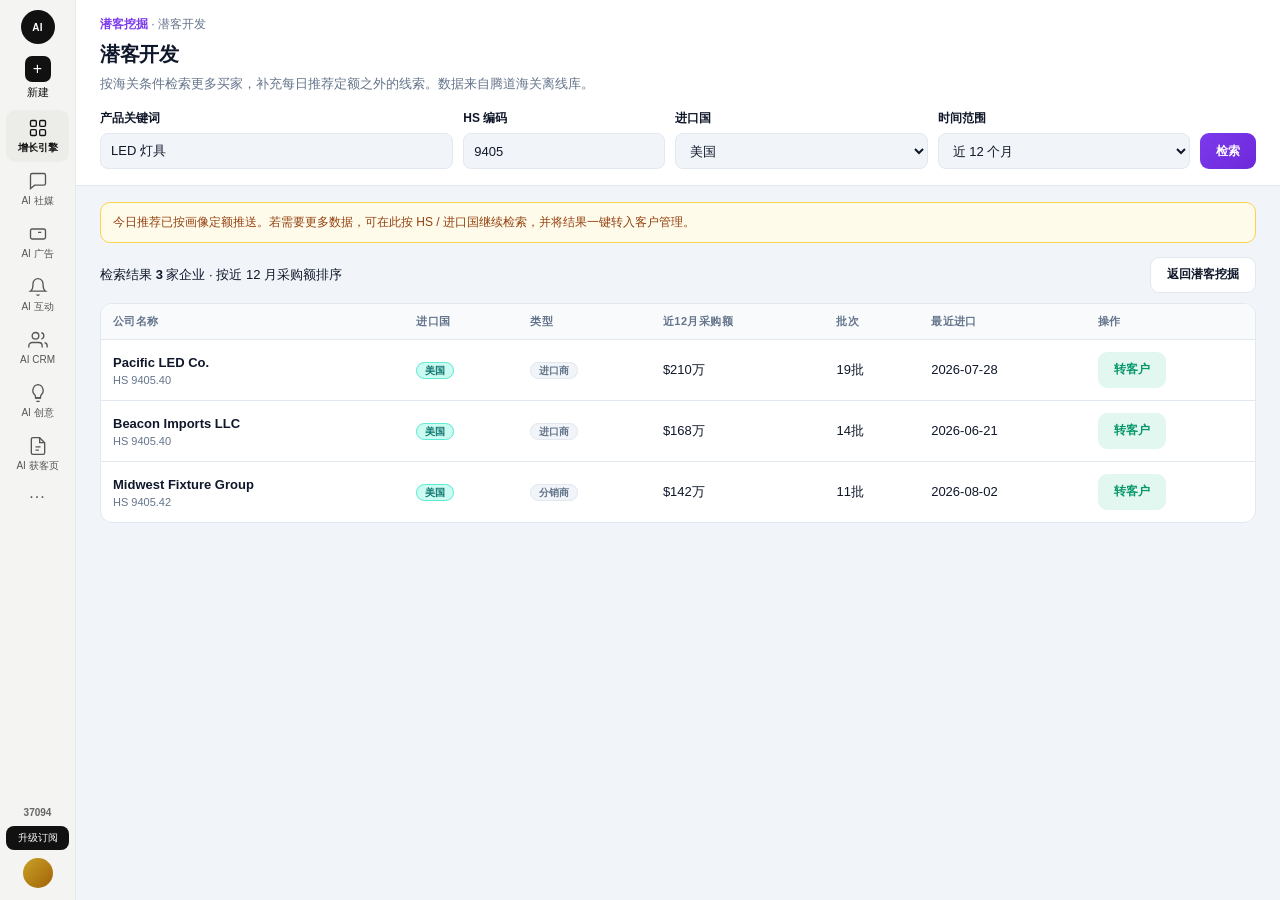
<file: trade-agent/lead-dev.html>
<!DOCTYPE html>
<html lang="zh-CN">
<head>
<meta charset="UTF-8">
<meta name="viewport" content="width=device-width, initial-scale=1.0">
<title>TradeLink · 潜客开发</title>
<style>
:root {
  --bg:#f1f5f9; --card:#fff; --text:#0f172a; --muted:#64748b;
  --accent:#0891b2; --border:#e2e8f0;
  --agent:#7c3aed; --agent-dark:#6d28d9; --agent-bg:rgba(124,58,237,.08);
  --gold:#c9a227; --gold-bg:rgba(201,162,39,.1);
  --green:#16a34a;
}
*{margin:0;padding:0;box-sizing:border-box}
body{font-family:-apple-system,BlinkMacSystemFont,"Segoe UI","Microsoft YaHei",sans-serif;background:var(--bg);color:var(--text);min-height:100vh;overflow:hidden}
.app{display:flex;height:100vh}
.app-rail{width:76px;background:#f4f4f2;border-right:1px solid #e8e8e4;display:flex;flex-direction:column;align-items:center;padding:10px 6px 12px;flex-shrink:0;height:100vh;position:sticky;top:0;z-index:20}
.app-rail-logo{width:34px;height:34px;border-radius:50%;background:#111;color:#fff;font-size:10px;font-weight:800;display:flex;align-items:center;justify-content:center;margin-bottom:6px;letter-spacing:.02em}
.app-rail-new{display:flex;flex-direction:column;align-items:center;gap:3px;width:100%;padding:6px 0 10px;border:none;background:none;cursor:pointer;color:#111;font-size:11px;font-family:inherit;font-weight:500}
.app-rail-new .plus{width:26px;height:26px;border-radius:7px;background:#111;color:#fff;display:flex;align-items:center;justify-content:center;font-size:16px;line-height:1}
.app-rail-nav{flex:1;width:100%;overflow-y:auto;display:flex;flex-direction:column;gap:1px}
.app-rail-item{display:flex;flex-direction:column;align-items:center;justify-content:center;gap:4px;padding:8px 2px;border-radius:10px;text-decoration:none;color:#555;font-size:10px;line-height:1.2;text-align:center;font-weight:500}
.app-rail-item svg{width:20px;height:20px}
.app-rail-item.active{color:#111;background:#ecece8;font-weight:600}
.app-rail-item:hover{background:#ecece8;color:#111}
.app-rail-more{font-size:16px;letter-spacing:1px;padding:6px 2px}
.app-rail-foot{width:100%;display:flex;flex-direction:column;align-items:center;gap:8px;padding-top:8px}
.app-rail-pts{font-size:10px;color:#666;font-weight:600}
.app-rail-up{width:100%;border:none;background:#111;color:#fff;border-radius:8px;font-size:10px;padding:6px 4px;cursor:pointer;font-family:inherit;line-height:1.25}
.app-rail-avatar{width:30px;height:30px;border-radius:50%;background:linear-gradient(135deg,#c9a227,#a16207)}

.main{flex:1;display:flex;flex-direction:column;min-width:0}
.page-head{background:var(--card);padding:16px 24px 0;flex-shrink:0;border-bottom:1px solid var(--border)}
.crumb{font-size:12px;color:var(--muted);margin-bottom:8px}
.crumb a{color:var(--agent);text-decoration:none;font-weight:600}
.crumb a:hover{text-decoration:underline}
.page-head h1{font-size:20px;font-weight:700;letter-spacing:-.02em}
.page-sub{font-size:13px;color:var(--muted);margin:6px 0 16px;line-height:1.55}

.search-bar{display:grid;grid-template-columns:1.4fr .8fr 1fr 1fr auto;gap:10px;padding-bottom:16px;align-items:end}
.search-item{min-width:0;display:flex;flex-direction:column;gap:6px}
.search-item label{font-size:12px;font-weight:600;color:var(--text)}
.search-item input,.search-item select{height:36px;padding:0 10px;border:1px solid var(--border);border-radius:8px;font-size:13px;font-family:inherit;background:var(--bg);outline:none;color:var(--text)}
.search-item input:focus,.search-item select:focus{border-color:rgba(124,58,237,.4);background:#fff}
.btn{display:inline-flex;align-items:center;justify-content:center;gap:6px;padding:8px 16px;border-radius:9px;font-size:12px;font-weight:600;border:none;cursor:pointer;font-family:inherit;white-space:nowrap;height:36px}
.btn-primary{background:linear-gradient(135deg,var(--agent),var(--agent-dark));color:#fff}
.btn-ghost{background:#fff;color:var(--text);border:1px solid var(--border)}
.btn-convert{background:rgba(16,185,129,.12);color:#059669}
.btn-done{background:#f1f5f9;color:var(--muted);cursor:default}

.content{flex:1;overflow-y:auto;padding:16px 24px 24px}
.hint{font-size:12px;color:#92400e;background:#fffbeb;border:1px solid #fcd34d;border-radius:10px;padding:10px 12px;margin-bottom:14px;line-height:1.55}
.result-meta{display:flex;justify-content:space-between;align-items:center;margin-bottom:10px;font-size:13px}
.result-meta strong{font-weight:700}
.table-wrap{background:var(--card);border:1px solid var(--border);border-radius:12px;overflow:hidden}
table{width:100%;border-collapse:collapse;font-size:13px}
th{text-align:left;font-size:11px;font-weight:600;color:var(--muted);letter-spacing:.04em;padding:10px 12px;background:#f8fafc;border-bottom:1px solid var(--border)}
td{padding:12px;border-bottom:1px solid var(--border);vertical-align:middle}
tr:last-child td{border-bottom:none}
tr:hover td{background:#fafafa}
.co-name{font-weight:700;line-height:1.35}
.co-hs{font-size:11px;color:var(--muted);margin-top:2px}
.tag{font-size:10px;padding:2px 8px;border-radius:999px;background:var(--bg);color:var(--muted);border:1px solid var(--border);font-weight:600}
.tag.country{background:#ccfbf1;color:#0f766e;border-color:#5eead4}
.empty{padding:48px 24px;text-align:center;color:var(--muted);font-size:13px}
.toast{position:fixed;bottom:24px;left:50%;transform:translateX(-50%);background:#0f172a;color:#fff;padding:10px 18px;border-radius:10px;font-size:13px;opacity:0;transition:.3s;z-index:200}
.toast.show{opacity:1}
@media(max-width:1100px){.search-bar{grid-template-columns:1fr 1fr}}
</style>
</head>
<body>
<div class="app">
  <aside class="app-rail">
    <div class="app-rail-logo">AI</div>
    <button class="app-rail-new" type="button" onclick="toast('新建')"><span class="plus">+</span>新建</button>
    <nav class="app-rail-nav">
      <a class="app-rail-item active" href="proactive-agent-v1.html">
        <svg viewBox="0 0 24 24" fill="none" stroke="currentColor" stroke-width="1.6"><rect x="3" y="3" width="7" height="7" rx="1.5"/><rect x="14" y="3" width="7" height="7" rx="1.5"/><rect x="3" y="14" width="7" height="7" rx="1.5"/><rect x="14" y="14" width="7" height="7" rx="1.5"/></svg>
        增长引擎
      </a>
      <a class="app-rail-item" href="#" onclick="toast('AI 社媒即将上线');return false">
        <svg viewBox="0 0 24 24" fill="none" stroke="currentColor" stroke-width="1.6"><path d="M21 15a2 2 0 01-2 2H8l-5 4V5a2 2 0 012-2h14a2 2 0 012 2z"/></svg>
        AI 社媒
      </a>
      <a class="app-rail-item" href="#" onclick="toast('AI 广告即将上线');return false">
        <svg viewBox="0 0 24 24" fill="none" stroke="currentColor" stroke-width="1.6"><rect x="3" y="6" width="18" height="12" rx="2"/><path d="M8 10h.01M12 10h4"/></svg>
        AI 广告
      </a>
      <a class="app-rail-item" href="#" onclick="toast('AI 互动即将上线');return false">
        <svg viewBox="0 0 24 24" fill="none" stroke="currentColor" stroke-width="1.6"><path d="M18 8A6 6 0 006 8c0 7-3 9-3 9h18s-3-2-3-9"/><path d="M13.73 21a2 2 0 01-3.46 0"/></svg>
        AI 互动
      </a>
      <a class="app-rail-item" href="crm-v2.html">
        <svg viewBox="0 0 24 24" fill="none" stroke="currentColor" stroke-width="1.6"><path d="M17 21v-2a4 4 0 00-4-4H5a4 4 0 00-4 4v2"/><circle cx="9" cy="7" r="4"/><path d="M23 21v-2a4 4 0 00-3-3.87"/><path d="M16 3.13a4 4 0 010 7.75"/></svg>
        AI CRM
      </a>
      <a class="app-rail-item" href="#" onclick="toast('AI 创意即将上线');return false">
        <svg viewBox="0 0 24 24" fill="none" stroke="currentColor" stroke-width="1.6"><path d="M9 18h6M10 22h4"/><path d="M12 2a7 7 0 00-4 12c.6.6 1 1.5 1 2.5V18h6v-1.5c0-1 .4-1.9 1-2.5A7 7 0 0012 2z"/></svg>
        AI 创意
      </a>
      <a class="app-rail-item" href="#" onclick="toast('AI 获客页即将上线');return false">
        <svg viewBox="0 0 24 24" fill="none" stroke="currentColor" stroke-width="1.6"><path d="M14 2H6a2 2 0 00-2 2v16a2 2 0 002 2h12a2 2 0 002-2V8z"/><path d="M14 2v6h6M9 13h6M9 17h4"/></svg>
        AI 获客页
      </a>
      <a class="app-rail-item app-rail-more" href="#" onclick="return false">···</a>
    </nav>
    <div class="app-rail-foot">
      <div class="app-rail-pts">37094</div>
      <button class="app-rail-up" type="button" onclick="toast('升级订阅')">升级订阅</button>
      <div class="app-rail-avatar" title="账号"></div>
    </div>
  </aside>

  <div class="main">
    <header class="page-head">
      <div class="crumb"><a href="proactive-agent-v1.html">潜客挖掘</a> · 潜客开发</div>
      <h1>潜客开发</h1>
      <p class="page-sub">按海关条件检索更多买家，补充每日推荐定额之外的线索。数据来自腾道海关离线库。</p>
      <div class="search-bar">
        <div class="search-item">
          <label>产品关键词</label>
          <input id="kw" value="LED 灯具" placeholder="如 LED、面板灯">
        </div>
        <div class="search-item">
          <label>HS 编码</label>
          <input id="hs" value="9405" placeholder="如 9405">
        </div>
        <div class="search-item">
          <label>进口国</label>
          <select id="country">
            <option value="">全部</option>
            <option value="美国" selected>美国</option>
            <option value="德国">德国</option>
            <option value="英国">英国</option>
            <option value="加拿大">加拿大</option>
            <option value="澳大利亚">澳大利亚</option>
            <option value="墨西哥">墨西哥</option>
            <option value="西班牙">西班牙</option>
            <option value="芬兰">芬兰</option>
          </select>
        </div>
        <div class="search-item">
          <label>时间范围</label>
          <select id="range">
            <option value="12">近 12 个月</option>
            <option value="6">近 6 个月</option>
            <option value="3">近 3 个月</option>
          </select>
        </div>
        <button class="btn btn-primary" type="button" onclick="runSearch()">检索</button>
      </div>
    </header>

    <div class="content">
      <div class="hint">今日推荐已按画像定额推送。若需要更多数据，可在此按 HS / 进口国继续检索，并将结果一键转入客户管理。</div>
      <div class="result-meta">
        <div>检索结果 <strong id="count">0</strong> 家企业 · 按近 12 月采购额排序</div>
        <button class="btn btn-ghost" type="button" onclick="location.href='proactive-agent-v1.html'">返回潜客挖掘</button>
      </div>
      <div class="table-wrap">
        <table>
          <thead>
            <tr>
              <th>公司名称</th>
              <th>进口国</th>
              <th>类型</th>
              <th>近12月采购额</th>
              <th>批次</th>
              <th>最近进口</th>
              <th>操作</th>
            </tr>
          </thead>
          <tbody id="tbody"></tbody>
        </table>
      </div>
    </div>
  </div>
</div>
<div class="toast" id="toast"></div>
<script>
const POOL = [
  { id:'d1', name:'Pacific LED Co.', country:'美国', type:'进口商', volume:'$210万', lots:'19批', last:'2026-07-28', hs:'9405.40', kw:'LED 灯具 面板灯' },
  { id:'d2', name:'Beacon Imports LLC', country:'美国', type:'进口商', volume:'$168万', lots:'14批', last:'2026-06-21', hs:'9405.40', kw:'LED downlight' },
  { id:'d3', name:'Midwest Fixture Group', country:'美国', type:'分销商', volume:'$142万', lots:'11批', last:'2026-08-02', hs:'9405.42', kw:'LED 商业照明' },
  { id:'d4', name:'BrightHome GmbH', country:'德国', type:'进口商', volume:'€96万', lots:'12批', last:'2026-07-15', hs:'9405.40', kw:'LED 灯具' },
  { id:'d5', name:'Lumina Iberia SL', country:'西班牙', type:'分销商', volume:'€74万', lots:'9批', last:'2026-05-30', hs:'9405.50', kw:'LED 户外灯' },
  { id:'d6', name:'Atlas Fixtures Ltd', country:'加拿大', type:'进口商', volume:'C$88万', lots:'10批', last:'2026-07-04', hs:'9405.40', kw:'LED 面板灯' },
  { id:'d7', name:'Aurora Lighting Pty', country:'澳大利亚', type:'进口商', volume:'A$61万', lots:'8批', last:'2026-06-18', hs:'9405.42', kw:'LED 灯具' },
  { id:'d8', name:'Casa Luz SA', country:'墨西哥', type:'进口商', volume:'$54万', lots:'7批', last:'2026-04-22', hs:'9405.40', kw:'LED panel' },
  { id:'d9', name:'PolarBeam Oy', country:'芬兰', type:'进口商', volume:'€41万', lots:'6批', last:'2026-03-11', hs:'9405.50', kw:'Smart lighting LED' }
];
const converted = new Set();

function toast(msg) {
  const el = document.getElementById('toast');
  el.textContent = msg;
  el.classList.add('show');
  clearTimeout(toast._t);
  toast._t = setTimeout(() => el.classList.remove('show'), 2200);
}
function runSearch() {
  const kw = (document.getElementById('kw').value || '').trim().toLowerCase();
  const hs = (document.getElementById('hs').value || '').trim();
  const country = document.getElementById('country').value;
  const rows = POOL.filter(r => {
    if (country && r.country !== country) return false;
    if (hs && !r.hs.startsWith(hs)) return false;
    if (kw && !(r.name + ' ' + r.kw + ' ' + r.hs).toLowerCase().includes(kw.replace(/\s+/g, ' '))) {
      const tokens = kw.split(/\s+/).filter(Boolean);
      if (!tokens.some(t => (r.name + r.kw + r.hs).toLowerCase().includes(t))) return false;
    }
    return true;
  });
  document.getElementById('count').textContent = rows.length;
  const tb = document.getElementById('tbody');
  if (!rows.length) {
    tb.innerHTML = '<tr><td colspan="7"><div class="empty">未找到匹配企业，可放宽进口国或 HS 后再试</div></td></tr>';
    return;
  }
  tb.innerHTML = rows.map(r => {
    const done = converted.has(r.id);
    return `<tr>
      <td><div class="co-name">${r.name}</div><div class="co-hs">HS ${r.hs}</div></td>
      <td><span class="tag country">${r.country}</span></td>
      <td><span class="tag">${r.type}</span></td>
      <td>${r.volume}</td>
      <td>${r.lots}</td>
      <td>${r.last}</td>
      <td>${done
        ? `<button class="btn btn-done" type="button" disabled>已转客户</button>`
        : `<button class="btn btn-convert" type="button" onclick="convertLead('${r.id}')">转客户</button>`}</td>
    </tr>`;
  }).join('');
}
function convertLead(id) {
  converted.add(id);
  toast('已转入客户管理 · 阶段「待联系」');
  runSearch();
}
runSearch();
</script>
</body>
</html>
</file>
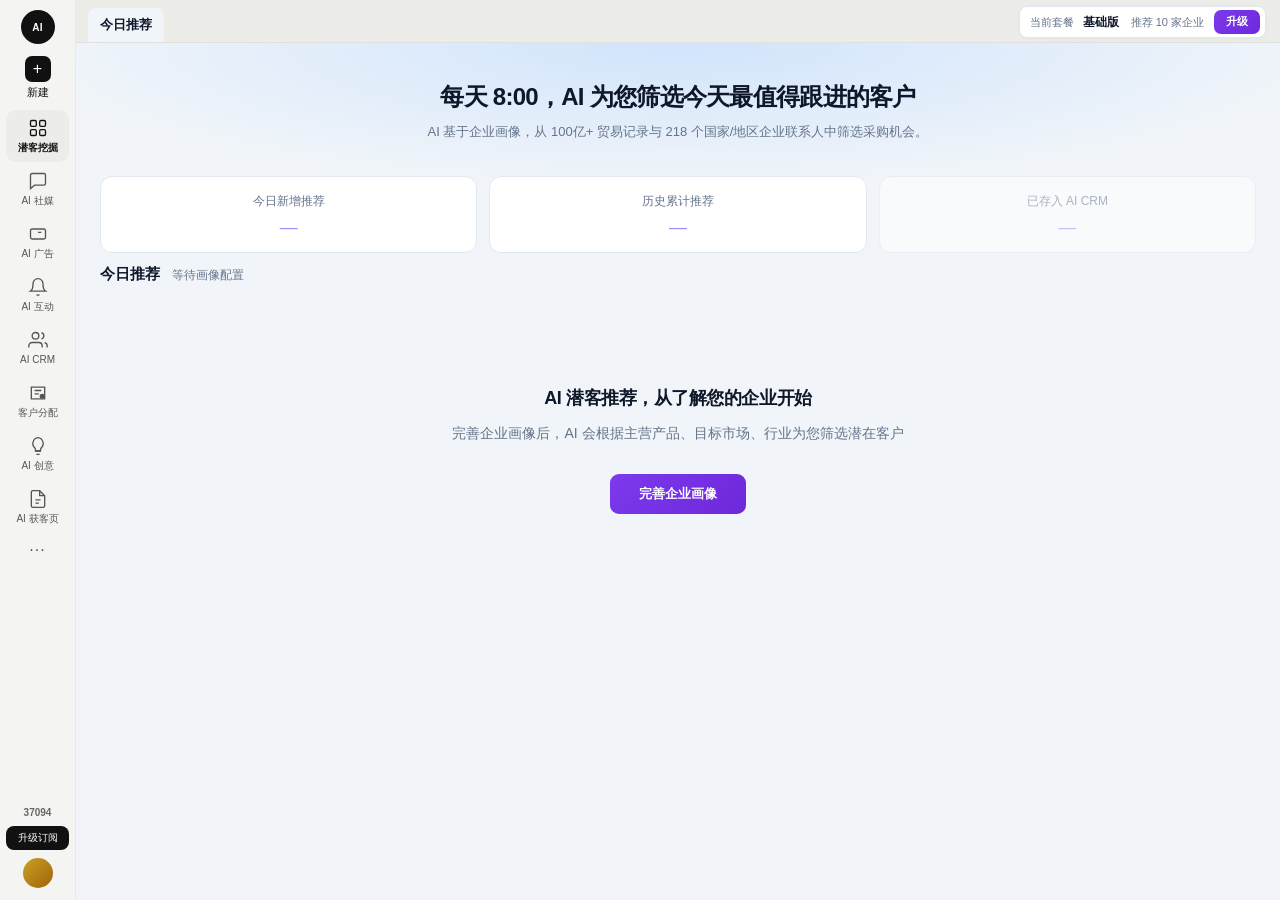
<file: trade-agent/proactive-agent-v1.html>
<!DOCTYPE html>
<html lang="zh-CN">
<head>
<meta charset="UTF-8">
<meta name="viewport" content="width=device-width, initial-scale=1.0">
<title>TradeLink · 潜客挖掘Agent</title>
<style>
:root {
  --bg:#f1f5f9; --card:#fff; --text:#0f172a; --muted:#64748b;
  --accent:#0891b2; --accent-bg:rgba(8,145,178,.08);
  --border:#e2e8f0; --sidebar:#0f172a;
  --agent:#7c3aed; --agent-dark:#6d28d9; --agent-bg:rgba(124,58,237,.08);
  --warn:#d97706; --warn-bg:#fffbeb; --warn-border:#fcd34d;
  --gold:#c9a227; --gold-light:rgba(201,162,39,.08);
  --green:#16a34a; --green-bg:rgba(22,163,74,.08);
  --orange:#ea580c; --orange-bg:rgba(234,88,12,.08);
  --assistant-w:400px; --detail-w:640px;
}
*{margin:0;padding:0;box-sizing:border-box}
body{font-family:-apple-system,BlinkMacSystemFont,"Segoe UI","Microsoft YaHei",sans-serif;background:var(--bg);color:var(--text);min-height:100vh;overflow:hidden}
body.assistant-open .workspace{margin-right:var(--assistant-w)}
.app{display:flex;height:100vh}
.workspace{position:relative;flex:1;min-width:0;min-height:0;display:flex;flex-direction:column;background:var(--bg)}
.ws-tabs{display:flex;align-items:flex-end;gap:2px;padding:8px 12px 0;background:#ecece8;flex-shrink:0;overflow-x:auto;border-bottom:1px solid #e0e0dc}
.ws-tab{display:inline-flex;align-items:center;gap:8px;max-width:200px;padding:8px 12px;border:none;border-radius:8px 8px 0 0;background:transparent;color:#64748b;font-size:13px;font-weight:500;font-family:inherit;cursor:pointer;white-space:nowrap}
.ws-tab:hover{background:rgba(255,255,255,.55);color:var(--text)}
.ws-tab.active{background:var(--bg);color:var(--text);font-weight:650}
.ws-tab-title{overflow:hidden;text-overflow:ellipsis}
.ws-tab-close{width:18px;height:18px;border-radius:4px;display:inline-flex;align-items:center;justify-content:center;font-size:14px;line-height:1;color:var(--muted);flex-shrink:0}
.ws-tab-close:hover{background:rgba(15,23,42,.08);color:var(--text)}
.ws-pages{flex:1;min-height:0;position:relative}
.ws-page{display:none;height:100%;min-height:0;flex-direction:column;overflow:hidden}
.ws-page.show{display:flex}
#page-lead.ws-page{overflow-y:auto;overflow-x:hidden;scrollbar-width:none;-ms-overflow-style:none}
#page-lead.ws-page::-webkit-scrollbar{width:0;height:0;display:none}
.hist-page{flex:1;min-height:0;overflow-y:auto;padding:20px 24px 32px}
.hist-head{margin-bottom:16px}
.hist-head h2{font-size:18px;font-weight:700;margin-bottom:6px}
.hist-head p{font-size:13px;color:var(--muted)}
.hist-table{width:100%;border-collapse:separate;border-spacing:0 6px}
.hist-table th{font-size:11px;color:var(--muted);font-weight:600;text-align:left;padding:0 12px 6px}
.hist-table td{background:var(--card);border-top:1px solid var(--border);border-bottom:1px solid var(--border);padding:12px;font-size:13px;vertical-align:middle}
.hist-table td:first-child{border-left:1px solid var(--border);border-radius:10px 0 0 10px}
.hist-table td:last-child{border-right:1px solid var(--border);border-radius:0 10px 10px 0}
.hist-name{background:none;border:none;padding:0;font:inherit;font-weight:650;color:var(--agent);cursor:pointer;text-align:left}
.hist-name:hover{text-decoration:underline}
.hist-date,.hist-reason{color:var(--muted);font-size:12px}
.hist-ops{display:flex;gap:8px;flex-wrap:wrap;align-items:center}
.lead-page{flex:1;min-height:100%;display:flex;flex-direction:column;background:#f4f6f9}
.app-rail{width:76px;background:#f4f4f2;border-right:1px solid #e8e8e4;display:flex;flex-direction:column;align-items:center;padding:10px 6px 12px;flex-shrink:0;height:100vh;position:sticky;top:0;z-index:20}
.app-rail-logo{width:34px;height:34px;border-radius:50%;background:#111;color:#fff;font-size:10px;font-weight:800;display:flex;align-items:center;justify-content:center;margin-bottom:6px;letter-spacing:.02em}
.app-rail-new{display:flex;flex-direction:column;align-items:center;gap:3px;width:100%;padding:6px 0 10px;border:none;background:none;cursor:pointer;color:#111;font-size:11px;font-family:inherit;font-weight:500}
.app-rail-new .plus{width:26px;height:26px;border-radius:7px;background:#111;color:#fff;display:flex;align-items:center;justify-content:center;font-size:16px;line-height:1}
.app-rail-nav{flex:1;width:100%;overflow-y:auto;display:flex;flex-direction:column;gap:1px}
.app-rail-item{display:flex;flex-direction:column;align-items:center;justify-content:center;gap:4px;padding:8px 2px;border-radius:10px;text-decoration:none;color:#555;font-size:10px;line-height:1.2;text-align:center;font-weight:500}
.app-rail-item svg{width:20px;height:20px}
.app-rail-item.active{color:#111;background:#ecece8;font-weight:600}
.app-rail-item:hover{background:#ecece8;color:#111}
.app-rail-more{font-size:16px;letter-spacing:1px;padding:6px 2px}
.app-rail-foot{width:100%;display:flex;flex-direction:column;align-items:center;gap:8px;padding-top:8px}
.app-rail-pts{font-size:10px;color:#666;font-weight:600}
.app-rail-up{width:100%;border:none;background:#111;color:#fff;border-radius:8px;font-size:10px;padding:6px 4px;cursor:pointer;font-family:inherit;line-height:1.25}
.app-rail-avatar{width:30px;height:30px;border-radius:50%;background:linear-gradient(135deg,#c9a227,#a16207)}

.main-wrap{flex:1;display:flex;flex-direction:column;min-width:0;min-height:100%;height:auto}
.topbar{position:relative;background:radial-gradient(ellipse 55% 145px at 50% 0,rgba(191,219,254,.65),rgba(255,255,255,0) 100%);padding:38px 24px 0;flex-shrink:0}
.hero-banner{padding:0 24px 20px;margin-bottom:14px}
.hero-row{display:flex;justify-content:center;align-items:center;gap:14px;flex-wrap:wrap}
.hero-copy{min-width:0;text-align:center}
.hero-title-row{display:flex;justify-content:center;align-items:center;gap:8px;flex-wrap:wrap;margin-bottom:8px}
.hero-title{font-size:24px;font-weight:720;letter-spacing:-.03em;color:var(--text);margin:0}
.hero-profile-wrap{min-width:0}
.hero-profile{display:flex;justify-content:center;align-items:center;gap:8px;flex-wrap:wrap;font-size:12px;color:var(--muted);line-height:1.65;margin-top:13px}.hero-profile-item{display:inline-flex;align-items:center;gap:7px;padding:6px 12px;border-radius:999px;background:rgba(255,255,255,.68);border:1px solid rgba(226,232,240,.85);white-space:nowrap}.hero-profile-item b{font-size:11px;color:#525f75;font-weight:600}.hero-profile-item strong{color:var(--agent);font-weight:700}
.hero-profile-empty{color:#a16207;background:var(--warn-bg);border:1px solid var(--warn-border);border-radius:10px;padding:10px 12px;font-size:13px;line-height:1.55;margin-top:8px}
.hero-profile-empty a{color:var(--agent);font-weight:600;text-decoration:none}
.hero-profile-empty a:hover{text-decoration:underline}
.hero-value{margin:0;font-size:13px;color:var(--muted);line-height:1.65;max-width:720px}
.hero-tags{display:none}
.hero-tag{display:inline-flex;align-items:center;padding:3px 8px;border-radius:999px;font-size:11px;font-weight:650;color:var(--agent);background:var(--agent-bg);border:1px solid rgba(124,58,237,.14);white-space:nowrap}
.subscription-menu{position:absolute;top:6px;right:14px;z-index:30}.subscription-summary{display:flex;align-items:center;height:32px;padding:3px 5px 3px 10px;border:1px solid var(--border);border-radius:8px;background:#fff;box-shadow:0 1px 4px rgba(15,23,42,.03);font-size:11px;color:var(--muted)}.subscription-summary strong{margin-left:9px;color:var(--text);font-size:12px}.subscription-summary .subscription-quota-text{margin-left:12px;color:#64748b}.subscription-summary .subscription-upgrade{margin-left:10px;padding:5px 12px;border-radius:7px;font-size:11px;line-height:1.2}.subscription-summary.advanced{padding-right:10px}
@media(max-width:700px){.topbar{padding-top:52px}.subscription-menu{top:6px;right:10px}.hero-banner{padding-left:8px;padding-right:8px}.hero-title{font-size:20px}.subscription-summary .subscription-quota-text{display:none}.subscription-summary strong{margin-left:6px}}
.feed-toolbar-left{display:flex;align-items:center;gap:12px;flex-wrap:wrap}
.btn-ai-toolbar{display:inline-flex;align-items:center;gap:7px;padding:7px 14px;border-radius:10px;font-size:12px;font-weight:600;border:none;cursor:pointer;font-family:inherit;background:linear-gradient(135deg,var(--agent),var(--agent-dark));color:#fff;box-shadow:0 3px 12px rgba(124,58,237,.28);transition:.15s;white-space:nowrap;flex-shrink:0}
.btn-ai-toolbar:hover{box-shadow:0 5px 18px rgba(124,58,237,.38);transform:translateY(-1px)}
.btn-ai-toolbar svg{width:16px;height:16px}
.stat-pills{display:none}
.pill{display:flex;align-items:center;gap:8px;padding:8px 14px;background:var(--bg);border:1px solid var(--border);border-radius:999px;font-size:12px;cursor:default;user-select:none}
.pill strong{font-size:16px;font-weight:700;color:var(--text)}
.pill.highlight{border-color:rgba(124,58,237,.25);background:var(--agent-bg)}
.pill.highlight strong{color:var(--agent)}
.pill.clickable{cursor:pointer;transition:.15s}
.pill.clickable:hover{border-color:rgba(16,185,129,.35);background:rgba(16,185,129,.06)}
.pill.clickable strong{color:#059669}
.stat-hint{font-size:11px;color:var(--muted);margin-left:4px}
.feed-footer{margin-top:16px;padding-top:14px;border-top:1px solid var(--border);display:flex;gap:16px;flex-wrap:wrap;align-items:center}
.weak-link{font-size:12px;color:var(--muted);cursor:pointer;background:none;border:none;font-family:inherit;padding:0}
.weak-link:hover{color:var(--agent);text-decoration:underline}
.weak-link.disabled{color:var(--border);cursor:default;pointer-events:none}
.ignored-panel{margin-top:12px;display:none}
.ignored-panel.show{display:block}
.ignored-panel-head{font-size:12px;font-weight:600;color:var(--muted);margin-bottom:10px}
.rec-card.ignored-card{opacity:.72;background:var(--bg)}
.rec-card.ignored-card .rec-actions{border:none;padding-top:0}
.btn-restore{background:var(--agent-bg);color:var(--agent);border:1px solid rgba(124,58,237,.2)}

.profile-chip{display:flex;align-items:center;justify-content:space-between;gap:12px;padding:10px 14px;background:linear-gradient(90deg,rgba(124,58,237,.04),rgba(8,145,178,.04));border:1px solid var(--border);border-radius:10px;font-size:12px;color:var(--muted);margin-top:12px}
.profile-chip span{color:var(--text);font-weight:500}
.profile-link{color:var(--accent);text-decoration:none;font-weight:600;white-space:nowrap;font-size:12px}
.profile-link:hover{text-decoration:underline}

.profile-empty{display:flex;align-items:flex-start;gap:14px;padding:16px 18px;background:var(--warn-bg);border:1px solid var(--warn-border);border-radius:12px;margin-top:12px}
.profile-empty-icon{width:40px;height:40px;background:#fef3c7;border-radius:10px;display:flex;align-items:center;justify-content:center;font-size:20px;flex-shrink:0}
.profile-empty-body{flex:1}
.profile-empty-title{font-size:14px;font-weight:700;color:#92400e;margin-bottom:4px}
.profile-empty-desc{font-size:12px;color:#a16207;line-height:1.55;margin-bottom:12px}
.profile-empty-actions{display:flex;gap:8px;flex-wrap:wrap}
.profile-guidance,.recommendation-confirm{grid-column:1/-1;max-width:620px;width:100%;margin:92px auto 0;text-align:center}.profile-guidance-title,.recommendation-confirm-title{font-size:18px;font-weight:720;letter-spacing:-.025em;margin-bottom:12px}.profile-guidance-desc,.recommendation-confirm-desc{max-width:520px;margin:0 auto;font-size:14px;color:var(--muted);line-height:1.65}.profile-guidance-foot,.recommendation-confirm-foot{margin-top:28px}.profile-guidance-foot{display:flex;flex-direction:column;align-items:center;gap:7px}.profile-guidance-foot small{display:none}.profile-guidance .btn,.recommendation-confirm .btn{min-width:136px;justify-content:center;padding:11px 22px;font-size:13px}.recommendation-basis{display:none}.recommendation-confirm::before{content:'✓';display:flex;align-items:center;justify-content:center;width:54px;height:54px;margin:0 auto 18px;border-radius:18px;background:#eeedff;color:#5b49f5;font-size:29px;font-weight:800;box-shadow:0 8px 20px rgba(91,73,245,.12)}.recommendation-confirm-foot{display:flex;justify-content:center;gap:10px;align-items:center}.recommendation-confirm-foot .weak-link{font-size:12px}.profile-fields,.profile-guidance-note,.profile-guidance-badge,.profile-wait-copy{display:none}
@media(max-width:650px){.profile-guidance,.recommendation-confirm{margin-top:34px;padding:0 16px}.recommendation-basis{grid-template-columns:1fr;text-align:center}.recommendation-basis-item.empty{justify-content:flex-start;padding-left:20px}}
.demo-toggle{font-size:11px;color:var(--muted);cursor:pointer;background:none;border:none;font-family:inherit;padding:0}
.demo-toggle:hover{color:var(--agent);text-decoration:underline}
.metric-row{display:grid;grid-template-columns:repeat(3,1fr);gap:12px;margin-bottom:0}
@media(max-width:900px){.metric-row{grid-template-columns:1fr}}
.metric-card{background:var(--card);border:1px solid var(--border);border-radius:12px;padding:16px 18px;text-align:center}
.metric-card.clickable{cursor:pointer;transition:.15s}
.metric-card.clickable:hover{border-color:rgba(124,58,237,.25);background:var(--agent-bg)}
.metric-card dt{font-size:12px;color:var(--muted);margin-bottom:8px;font-weight:500}
.metric-card dd{font-size:28px;font-weight:700;color:var(--agent);letter-spacing:-.02em;line-height:1}.metric-card dd::after{content:' 位客户';font-size:12px;color:var(--muted);font-weight:500;letter-spacing:0;margin-left:8px}.metric-card.is-empty dd{font-size:0}.metric-card.is-empty dd::after{content:'—';font-size:18px;color:#a78bfa;margin-left:0}

#page-feed.ws-page{overflow-y:auto;overflow-x:hidden}
.content{overflow:visible;padding:0 24px 24px}
.feed-toolbar{display:flex;justify-content:space-between;align-items:center;gap:12px;flex-wrap:wrap;flex-shrink:0;padding:12px 24px 10px;background:var(--bg);position:sticky;top:0;z-index:5}
.feed-toolbar h2{font-size:15px;font-weight:600}
.feed-meta{font-size:12px;color:var(--muted);font-weight:400;margin-left:8px}
.feed-grid{display:grid;grid-template-columns:repeat(2,1fr);gap:12px}
@media(max-width:1100px){.feed-grid{grid-template-columns:1fr}}

.btn{display:inline-flex;align-items:center;gap:6px;padding:8px 14px;border-radius:9px;font-size:12px;font-weight:600;border:none;cursor:pointer;font-family:inherit;transition:.15s;white-space:nowrap}
.btn-primary{background:linear-gradient(135deg,var(--agent),var(--agent-dark));color:#fff}
.btn-primary:hover{box-shadow:0 3px 12px rgba(124,58,237,.28)}
.btn-warn{background:#f59e0b;color:#fff}
.btn-warn:hover{background:#d97706}
.btn-hist{background:var(--card);color:var(--text);border:1px solid var(--border)}
.btn-hist:hover{border-color:rgba(124,58,237,.35);color:var(--agent);background:var(--agent-bg)}
.hist-btn-count{display:inline-flex;align-items:center;justify-content:center;min-width:18px;height:18px;padding:0 5px;margin-left:2px;border-radius:999px;background:var(--agent-bg);color:var(--agent);font-size:11px;font-weight:700}
.btn-ai{background:var(--agent-bg);color:var(--agent);border:1px solid rgba(124,58,237,.2)}
.btn-ai:hover{background:rgba(124,58,237,.14)}
.btn-convert{background:rgba(16,185,129,.12);color:#059669}
.btn-ignore{background:var(--bg);color:var(--muted);border:1px solid var(--border)}
.btn-icon{width:36px;height:36px;padding:0;justify-content:center;border-radius:10px}
.btn:disabled{opacity:.5;cursor:not-allowed}

.rec-card{background:var(--card);border:1px solid var(--border);border-radius:12px;padding:16px;transition:.15s;height:100%;display:flex;flex-direction:column;cursor:pointer}
.rec-card:hover{border-color:rgba(124,58,237,.22);box-shadow:0 4px 16px rgba(0,0,0,.04)}
.rec-card.selected{border-color:var(--agent);box-shadow:0 0 0 2px rgba(124,58,237,.15)}
.rec-card.checked{border-color:rgba(124,58,237,.45);background:linear-gradient(180deg,rgba(124,58,237,.05),var(--card))}
.rec-card.converted{opacity:.55}
.rec-check{display:flex;align-items:flex-start;padding:2px 0 0;flex-shrink:0}
.rec-check input{width:16px;height:16px;accent-color:var(--agent);cursor:pointer}
.rec-top{display:flex;justify-content:space-between;align-items:flex-start;gap:10px;margin-bottom:8px}
.batch-select{display:inline-flex;align-items:center;gap:6px;font-size:12px;color:var(--muted);cursor:pointer;user-select:none;white-space:nowrap}
.batch-select input{width:15px;height:15px;accent-color:var(--agent);cursor:pointer}
#batch-count{font-size:12px;color:var(--muted);white-space:nowrap}
.rec-ignore-why{font-size:11px;color:var(--muted);margin-top:6px;line-height:1.45}
.ignore-reasons{display:flex;flex-wrap:wrap;gap:8px;margin-bottom:12px}
.ignore-reason{padding:7px 12px;border:1px solid var(--border);border-radius:999px;background:var(--card);cursor:pointer;font-size:12px;font-family:inherit;color:var(--text)}
.ignore-reason:hover{border-color:rgba(124,58,237,.35)}
.ignore-reason.active{border-color:var(--agent);background:var(--agent-bg);color:var(--agent);font-weight:600}
.ignore-note{width:100%;min-height:72px;padding:8px 10px;border:1px solid var(--border);border-radius:8px;font-size:13px;font-family:inherit;resize:vertical;color:var(--text);background:var(--card)}
.ignore-note:focus{outline:none;border-color:var(--agent);box-shadow:0 0 0 2px rgba(124,58,237,.12)}
.rec-top-main{flex:1;min-width:0}
.rec-company{font-size:14px;font-weight:700;line-height:1.35;margin-bottom:0;display:flex;align-items:center;gap:8px;flex-wrap:wrap;min-width:0}
.rec-company-name{min-width:0}
.rec-tags{display:flex;gap:5px;flex-wrap:wrap;align-items:center}
.rec-stars{display:flex;gap:1px;flex-shrink:0;line-height:1;padding-top:2px;letter-spacing:.02em;font-size:15px;color:#e6b422}
.score-ring{width:44px;height:44px;border-radius:50%;background:conic-gradient(var(--agent) calc(var(--p)*1%),var(--border) 0);display:flex;align-items:center;justify-content:center;flex-shrink:0}
.score-inner{width:34px;height:34px;border-radius:50%;background:var(--card);display:flex;align-items:center;justify-content:center;font-size:12px;font-weight:700;color:var(--agent)}
.rec-why{font-size:11px;color:var(--muted);margin:0 0 8px;line-height:1.5}
.rec-why strong{color:var(--text);display:block;margin-bottom:4px;font-size:12px}
.rec-metrics{display:grid;grid-template-columns:repeat(3,1fr);gap:6px;margin-bottom:10px;font-size:11px}
.rec-metric{background:var(--bg);padding:8px 6px;border-radius:8px;text-align:center;border:1px solid var(--border)}
.rec-metric dt{color:var(--muted);font-size:10px;margin-bottom:3px}
.rec-metric dd{font-weight:600;font-size:12px;line-height:1.3}
.rec-metric dd.up{color:#059669}
.rec-metric dd.down{color:#dc2626}
.rec-reach{font-size:12px;color:var(--text);margin:0 0 10px;display:flex;align-items:center;gap:6px;line-height:1.4;min-width:0}
.rec-reach.weak{color:var(--muted)}
.rec-reach svg{width:14px;height:14px;flex-shrink:0;color:var(--muted)}
.rec-reach span{min-width:0;overflow:hidden;text-overflow:ellipsis;white-space:nowrap}
.tag{font-size:10px;padding:3px 8px;border-radius:999px;background:var(--bg);color:var(--muted);border:1px solid var(--border);line-height:1.3}
.tag.country{background:#ccfbf1;color:#0f766e;border-color:#5eead4;font-weight:700}
.tag.type{background:#dbeafe;color:#1d4ed8;border-color:#93c5fd;font-weight:700}
.rec-actions{display:flex;gap:5px;flex-wrap:wrap;margin-top:auto;padding-top:10px;border-top:1px solid var(--border)}
.rec-actions .btn{flex:1;justify-content:center}

.empty-state{grid-column:1/-1;text-align:center;padding:48px 24px;color:var(--muted);font-size:13px;background:var(--card);border:1px dashed var(--border);border-radius:12px}
.empty-state-icon{font-size:40px;margin-bottom:12px;opacity:.5}
.empty-state h3{font-size:15px;color:var(--text);margin-bottom:8px;font-weight:600}
.empty-state p{line-height:1.6;max-width:400px;margin:0 auto 16px}
.empty-state a{color:var(--agent);font-weight:600;text-decoration:none}
.empty-state a:hover{text-decoration:underline}

.mine-state{grid-column:1/-1;padding:72px 24px 36px;text-align:center}
.mine-visual{width:88px;height:88px;margin:0 auto 18px;position:relative}
.mine-ring{position:absolute;inset:0;border-radius:50%;border:2px solid rgba(124,58,237,.18);border-top-color:var(--agent);animation:mine-spin 1.1s linear infinite}
.mine-ring.d2{inset:10px;animation-duration:1.6s;animation-direction:reverse;border-top-color:#a78bfa}
.mine-core{position:absolute;inset:26px;border-radius:50%;background:linear-gradient(135deg,var(--agent),#a78bfa);box-shadow:0 0 20px rgba(124,58,237,.35);animation:mine-pulse 1.4s ease-in-out infinite}
.mine-state h3{font-size:16px;font-weight:700;color:var(--text);margin-bottom:18px}
.mine-state p{display:none}
.mine-dots{display:inline-flex;gap:6px;margin-bottom:18px}
.mine-dots i{width:7px;height:7px;border-radius:50%;background:var(--agent);opacity:.25;animation:mine-dot 1.2s ease-in-out infinite}
.mine-dots i:nth-child(2){animation-delay:.2s}
.mine-dots i:nth-child(3){animation-delay:.4s}
.mine-bar{width:min(280px,80%);height:6px;margin:0 auto 10px;background:#ede9fe;border-radius:999px;overflow:hidden}
.mine-bar i{display:block;height:100%;width:0;background:linear-gradient(90deg,var(--agent),#a78bfa);border-radius:999px;transition:width .35s ease}
.mine-step{font-size:12px;color:var(--agent);font-weight:600;min-height:18px;margin-bottom:8px}
@keyframes mine-spin{to{transform:rotate(360deg)}}
@keyframes mine-pulse{0%,100%{transform:scale(1);opacity:1}50%{transform:scale(.88);opacity:.75}}
@keyframes mine-dot{0%,100%{opacity:.25;transform:translateY(0)}50%{opacity:1;transform:translateY(-3px)}}
.mine-notice{position:fixed;top:18px;right:20px;z-index:210;width:min(340px,calc(100vw - 40px));background:#fff;border:1px solid rgba(124,58,237,.22);border-radius:14px;box-shadow:0 16px 40px rgba(15,23,42,.16);padding:14px 16px 14px 14px;display:flex;gap:12px;align-items:flex-start;opacity:0;pointer-events:none;transform:translateY(-8px);transition:.28s}
.mine-notice.show{opacity:1;pointer-events:auto;transform:none}
.mine-notice-ico{width:36px;height:36px;border-radius:10px;background:var(--agent-bg);color:var(--agent);display:flex;align-items:center;justify-content:center;flex-shrink:0;font-size:16px}
.mine-notice-body{min-width:0;flex:1}
.mine-notice-body strong{display:block;font-size:13px;font-weight:700;margin-bottom:4px}
.mine-notice-body span{font-size:12px;color:var(--muted);line-height:1.5}

.feature-hidden{display:none!important}
.assistant-panel{position:fixed;top:0;right:0;width:var(--assistant-w);height:100vh;background:var(--card);border-left:1px solid var(--border);box-shadow:-8px 0 32px rgba(0,0,0,.08);display:flex;flex-direction:column;z-index:100;transform:translateX(100%);transition:transform .28s ease;overflow:hidden}
body.assistant-open .assistant-panel{transform:translateX(0)}
.asst-header{padding:16px 18px 12px;border-bottom:1px solid var(--border);display:flex;justify-content:space-between;align-items:center;background:linear-gradient(180deg,rgba(124,58,237,.06),transparent)}
.asst-header-actions{display:flex;align-items:center;gap:4px;position:relative}
.asst-history-wrap{position:relative}
.asst-history-btn{display:inline-flex;align-items:center;gap:5px;padding:6px 10px;font-size:12px;font-weight:600;color:var(--muted);border-radius:8px;position:relative}
.asst-history-btn.active{color:var(--agent);background:var(--agent-bg)}
.asst-history-btn:hover{color:var(--agent);background:var(--agent-bg)}
.asst-history-btn svg{width:15px;height:15px;flex-shrink:0}
.asst-history-badge{min-width:16px;height:16px;padding:0 5px;border-radius:999px;background:var(--agent);color:#fff;font-size:10px;font-weight:700;line-height:16px;text-align:center;display:none}
.asst-history-badge.show{display:inline-block}
.asst-history-popover{position:absolute;top:calc(100% + 8px);right:0;width:min(320px,calc(var(--assistant-w) - 24px));max-height:min(400px,52vh);background:var(--card);border:1px solid var(--border);border-radius:12px;box-shadow:0 12px 36px rgba(15,23,42,.14);z-index:25;display:none;flex-direction:column;overflow:hidden}
.asst-history-popover.show{display:flex}
.asst-history-popover-head{display:flex;align-items:center;justify-content:space-between;gap:8px;padding:12px 14px 8px;border-bottom:1px solid var(--border);flex-shrink:0}
.asst-history-popover-head strong{font-size:12px;font-weight:700;color:var(--text)}
.asst-history-popover-head span{font-size:11px;color:var(--muted);font-weight:500}
.asst-history-popover-body{flex:1;overflow-y:auto;padding:8px 10px 10px}
.asst-main{flex:1;min-height:0;position:relative;display:flex;flex-direction:column;overflow:hidden}
.asst-history-item{padding:10px 12px;border:1px solid var(--border);border-radius:10px;margin-bottom:6px;cursor:pointer;transition:.15s;background:var(--bg)}
.asst-history-item:last-child{margin-bottom:0}
.asst-history-item:hover{border-color:rgba(124,58,237,.3);background:var(--agent-bg)}
.asst-history-item-top{display:flex;align-items:center;justify-content:space-between;gap:8px;margin-bottom:6px}
.asst-history-type{font-size:10px;font-weight:600;padding:2px 7px;border-radius:4px;flex-shrink:0;line-height:1.3}
.asst-history-type.recommend{background:rgba(124,58,237,.1);color:var(--agent);border:1px solid rgba(124,58,237,.18)}
.asst-history-type.company{background:rgba(8,145,178,.08);color:#0e7490;border:1px solid rgba(8,145,178,.16)}
.asst-history-type.trade{background:rgba(234,88,12,.08);color:#ea580c;border:1px solid rgba(234,88,12,.16)}
.asst-history-time{font-size:10px;color:var(--muted);flex-shrink:0}
.asst-history-query{font-size:12px;font-weight:600;line-height:1.45;color:var(--text);display:-webkit-box;-webkit-line-clamp:2;-webkit-box-orient:vertical;overflow:hidden}
.asst-history-empty{text-align:center;padding:28px 14px;color:var(--muted);font-size:12px;line-height:1.65}
.asst-header h3{font-size:15px;font-weight:700;display:flex;align-items:center;gap:8px}
.asst-dot{width:8px;height:8px;background:#10b981;border-radius:50%;animation:pulse 2s infinite}
@keyframes pulse{0%,100%{opacity:1}50%{opacity:.4}}
.asst-sub{font-size:11px;color:var(--muted);margin-top:2px;font-weight:400}
.asst-main .asst-body{flex:1;overflow-y:auto;padding:14px;display:flex;flex-direction:column;gap:12px}
.msg{max-width:95%;animation:msgIn .2s ease}
.msg.ai.has-results{max-width:100%;width:100%}
.msg.ai.has-results .msg-bubble{padding:10px 10px 8px}
@keyframes msgIn{from{opacity:0;transform:translateY(6px)}to{opacity:1;transform:none}}
.msg.ai{align-self:flex-start}
.msg.user{align-self:flex-end;max-width:88%}
.msg-bubble{padding:10px 12px;border-radius:12px;font-size:13px;line-height:1.55;word-break:break-word}
.msg.ai .msg-bubble{background:var(--bg);border:1px solid var(--border);border-bottom-left-radius:4px}
.msg.user .msg-bubble{background:var(--agent);color:#fff;border-bottom-right-radius:4px}
.msg-time{font-size:10px;color:var(--muted);margin-top:4px;padding:0 4px}
.msg.user .msg-time{text-align:right}
.msg.history-highlight .msg-bubble{animation:historyFlash 1.2s ease}
@keyframes historyFlash{0%,100%{box-shadow:none}20%,60%{box-shadow:0 0 0 2px rgba(124,58,237,.28);background:rgba(124,58,237,.04)}}
.quick-chips{display:flex;flex-direction:column;gap:6px;margin-top:10px}
.chip{padding:8px 12px;border-radius:10px;font-size:11px;line-height:1.45;background:var(--card);border:1px solid var(--border);color:var(--text);cursor:pointer;text-align:left}
.chip:hover{background:var(--agent-bg);border-color:rgba(124,58,237,.25);color:var(--agent)}
.asst-reply-label{font-size:12px;font-weight:600;margin-bottom:6px;color:var(--text)}
.intent-mini{background:var(--accent-bg);border:1px solid rgba(8,145,178,.15);border-radius:8px;padding:8px 10px;font-size:11px;display:grid;grid-template-columns:1fr 1fr;gap:6px 10px}
.intent-mini>div{display:flex;flex-direction:column;gap:1px;min-width:0}
.intent-mini dt{color:var(--muted);font-size:10px;display:block}
.intent-mini dd{display:block;font-weight:600;margin:0;font-size:11px;line-height:1.35;word-break:break-word}
.asst-result{margin-top:10px}
.asst-result-head{font-size:10px;font-weight:700;color:var(--muted);text-transform:uppercase;letter-spacing:.04em;margin-bottom:8px}
.asst-result-list{display:flex;flex-direction:column;gap:8px}
.asst-ent-hit{background:var(--card);border:1px solid var(--border);border-radius:10px;padding:10px 12px;font-size:12px;overflow:hidden;transition:.15s;display:flex;flex-direction:column;gap:8px}
.asst-ent-hit.clickable{cursor:pointer}
.asst-ent-hit.clickable:hover{border-color:rgba(124,58,237,.35);background:var(--agent-bg);box-shadow:0 2px 8px rgba(124,58,237,.08)}
.asst-ent-hit.converted{cursor:default}
.asst-ent-hit.ignored{opacity:.82}
.asst-ent-hit.ignored.clickable{cursor:pointer}
.asst-ent-hit.ignored.clickable:hover{opacity:1}
.asst-hit-actions{display:grid;gap:6px;margin-top:8px;padding-top:8px;border-top:1px solid var(--border)}
.asst-hit-actions.dual{grid-template-columns:1fr 1fr}
.asst-hit-actions.single{grid-template-columns:1fr}
.asst-hit-actions .btn{padding:6px 8px;font-size:10px;justify-content:center;white-space:nowrap}
.asst-hit-status{font-size:11px;color:var(--muted);padding:6px 10px;background:var(--bg);border-radius:6px;text-align:center;margin-top:8px;border:1px dashed var(--border)}
.asst-hit-status.ignored{color:#64748b}
.asst-ent-row{display:flex;gap:10px;align-items:flex-start}
.asst-company-icon{width:40px;height:40px;border-radius:10px;background:linear-gradient(135deg,#dbeafe,#bfdbfe);display:flex;align-items:center;justify-content:center;font-size:20px;flex-shrink:0}
.asst-company-main{flex:1;min-width:0}
.asst-company-name-row{display:flex;flex-wrap:wrap;align-items:center;gap:6px;margin-bottom:4px}
.asst-company-name{font-size:13px;font-weight:700;color:#92400e;line-height:1.35}
.asst-crm-tag{font-size:10px;padding:2px 7px;border-radius:4px;font-weight:600;line-height:1.3}
.asst-crm-tag.archived{background:#ecfdf5;color:#059669;border:1px solid rgba(16,185,129,.2)}
.asst-crm-tag.background{background:#fff7ed;color:#ea580c;border:1px solid rgba(234,88,12,.2)}
.asst-company-country{font-size:10px;padding:2px 7px;border-radius:4px;background:var(--bg);border:1px solid var(--border);color:var(--muted)}
.asst-company-comm{font-size:11px;color:var(--muted);display:flex;gap:6px;margin-top:2px}
.asst-company-fields{display:grid;gap:5px;font-size:11px;line-height:1.45}
.asst-company-fields>div{display:flex;gap:8px}
.asst-company-fields dt{color:var(--muted);flex-shrink:0;min-width:52px}
.asst-company-fields dd{color:var(--text);margin:0;word-break:break-word;display:-webkit-box;-webkit-line-clamp:2;-webkit-box-orient:vertical;overflow:hidden}
.asst-rec-top{align-items:center}
.asst-rec-top .asst-company-main{flex:1}
.asst-hit-score{width:36px;height:36px;border-radius:50%;background:conic-gradient(var(--agent) calc(var(--p)*1%),var(--border) 0);display:flex;align-items:center;justify-content:center;flex-shrink:0;margin-left:auto}
.asst-hit-score span{width:28px;height:28px;border-radius:50%;background:var(--card);display:flex;align-items:center;justify-content:center;font-size:10px;font-weight:700;color:var(--agent)}
.asst-rec-meta{font-size:10px;color:var(--muted);line-height:1.4}
.asst-rec-reason{font-size:11px;line-height:1.45;color:#334155;padding:6px 8px;background:var(--bg);border-radius:6px;border-left:2px solid var(--agent)}
.asst-rec-reason strong{font-weight:600;color:var(--text);margin-right:4px}
.asst-trade-list{display:flex;flex-direction:column;gap:8px}
.asst-trade-row{display:flex;gap:10px;padding:10px 12px;background:var(--card);border:1px solid var(--border);border-radius:10px;cursor:pointer;transition:.15s}
.asst-trade-row:hover{border-color:rgba(124,58,237,.35);background:var(--agent-bg);box-shadow:0 2px 8px rgba(124,58,237,.08)}
.asst-trade-icon{width:36px;height:36px;border-radius:8px;background:linear-gradient(135deg,#dbeafe,#bfdbfe);display:flex;align-items:center;justify-content:center;font-size:16px;flex-shrink:0}
.asst-trade-main{flex:1;min-width:0}
.asst-trade-id{font-size:11px;font-weight:600;color:#92400e;margin-bottom:6px;word-break:break-all}
.asst-trade-field{display:flex;gap:8px;font-size:11px;line-height:1.45;margin-bottom:3px}
.asst-trade-field:last-child{margin-bottom:0}
.asst-trade-field dt{color:var(--muted);flex-shrink:0;min-width:52px}
.asst-trade-field dd{color:var(--text);margin:0;word-break:break-word}
.asst-trade-field dd mark.kw-hit{background:rgba(59,130,246,.15);color:#2563eb;padding:0 2px;border-radius:2px;font-style:normal}
.trade-detail-body{padding:14px 16px}
.trade-detail-section{margin-bottom:18px}
.trade-detail-section:last-child{margin-bottom:0}
.trade-detail-title{font-size:13px;font-weight:700;margin-bottom:10px;padding-left:10px;border-left:3px solid #92400e;color:var(--text)}
.trade-detail-grid{display:grid;gap:8px}
.trade-detail-row{display:flex;gap:12px;font-size:12px;line-height:1.45}
.trade-detail-row dt{color:var(--muted);flex-shrink:0;min-width:72px}
.trade-detail-row dd{color:var(--text);margin:0;word-break:break-word}
.trade-detail-row dd.link{color:#92400e;font-weight:600;cursor:pointer}
.trade-detail-row dd.link:hover{text-decoration:underline}
.mini-card{background:var(--card);border:1px solid var(--border);border-radius:8px;padding:10px;margin-bottom:6px;font-size:12px;cursor:pointer;transition:.15s}
.mini-card:last-child{margin-bottom:0}
.mini-card:hover{border-color:rgba(124,58,237,.35);background:var(--agent-bg);box-shadow:0 2px 8px rgba(124,58,237,.08)}
.mini-card strong{display:block;margin-bottom:2px;color:var(--text)}
.mini-card small{color:var(--muted);font-size:10px;display:block}
.mini-card-hint{font-size:10px;color:var(--agent);margin-top:6px;font-weight:500}
.mini-actions{display:flex;gap:4px;margin-top:8px;padding-top:8px;border-top:1px solid var(--border)}
.mini-actions .btn{padding:4px 8px;font-size:10px}
.asst-detail{position:absolute;left:0;right:0;top:0;bottom:0;background:var(--card);z-index:20;display:flex;flex-direction:column;transform:translateX(100%);transition:transform .25s ease;box-shadow:-4px 0 20px rgba(0,0,0,.06)}
.asst-detail.show{transform:translateX(0)}
.asst-detail-head{display:flex;align-items:center;gap:10px;padding:12px 14px;border-bottom:1px solid var(--border);flex-shrink:0;background:var(--card)}
.asst-detail-back{display:inline-flex;align-items:center;gap:4px;padding:6px 10px 6px 8px;border:1px solid var(--border);border-radius:8px;background:var(--bg);color:var(--muted);font-size:12px;font-weight:600;cursor:pointer;font-family:inherit;flex-shrink:0;transition:.15s}
.asst-detail-back:hover{color:var(--agent);border-color:rgba(124,58,237,.25);background:var(--agent-bg)}
.asst-detail-back svg{width:14px;height:14px;flex-shrink:0}
.asst-detail-title{font-size:14px;font-weight:700;color:var(--text);flex:1;min-width:0;overflow:hidden;text-overflow:ellipsis;white-space:nowrap}
.asst-detail-body{flex:1;overflow-y:auto;display:flex;flex-direction:column;min-height:0}
.asst-detail-body:has(.ov-head){background:#f4f6f9;padding:12px;gap:10px}
.asst-detail-actions{padding:12px 14px;border-top:1px solid var(--border);display:flex;gap:8px;flex-shrink:0}
.asst-detail-actions .btn{flex:1;justify-content:center}
.detail-score{display:inline-flex;align-items:center;gap:6px;padding:4px 10px;background:var(--agent-bg);color:var(--agent);border-radius:999px;font-size:12px;font-weight:700;margin-bottom:12px}
.detail-section{margin-bottom:16px}
.detail-section h4{font-size:10px;font-weight:600;text-transform:uppercase;letter-spacing:.05em;color:var(--muted);margin-bottom:8px}
.detail-row{display:flex;justify-content:space-between;gap:8px;padding:8px 0;border-bottom:1px solid var(--border);font-size:12px}
.detail-row:last-child{border-bottom:none}
.detail-row dt{color:var(--muted);flex-shrink:0}
.detail-row dd{font-weight:500;text-align:right;color:var(--text)}
.detail-reason{background:var(--agent-bg);border-left:3px solid var(--agent);padding:10px 12px;border-radius:0 8px 8px 0;font-size:12px;line-height:1.55;margin-bottom:14px}
.detail-actions{display:flex;gap:8px;padding:14px;border-top:1px solid var(--border);flex-shrink:0}
.detail-actions .btn{flex:1;justify-content:center}
.asst-footer{padding:12px 14px;border-top:1px solid var(--border);background:var(--card)}
.asst-input-wrap{display:flex;gap:8px;align-items:flex-end}
.asst-input{flex:1;padding:10px 12px;border:1px solid var(--border);border-radius:10px;font-size:13px;font-family:inherit;resize:none;min-height:42px;max-height:100px;background:var(--bg)}
.asst-input:focus{outline:none;border-color:var(--agent)}
.asst-backdrop{position:fixed;inset:0;background:rgba(15,23,42,.2);z-index:99;opacity:0;pointer-events:none;transition:opacity .28s}
body.assistant-open .asst-backdrop{opacity:1;pointer-events:auto}

.explain-panel{display:none}

.lead-page .lead-body{flex:1 0 auto;overflow:visible;display:flex;flex-direction:column;padding:16px 24px 20px;gap:12px;background:#f4f6f9;width:100%;max-width:960px;margin:0 auto}
.ov-head{display:flex;align-items:flex-start;gap:12px}
.ov-av{width:48px;height:48px;border-radius:10px;background:linear-gradient(135deg,#cbd5e1,#94a3b8);color:#fff;display:flex;align-items:center;justify-content:center;font-weight:800;font-size:18px;flex-shrink:0}
.ov-main{flex:1;min-width:0}
.ov-name-row{display:flex;align-items:center;gap:10px;flex-wrap:wrap}
.ov-name{font-size:18px;font-weight:700;line-height:1.25}
.ov-country{display:inline-flex;align-items:center;gap:4px;font-size:13px;color:var(--text);font-weight:600}
.ov-tags{display:flex;gap:6px;margin-top:8px;flex-wrap:wrap}
.ov-tag{font-size:12px;padding:3px 10px;border-radius:999px;font-weight:700;line-height:1.3;border:1px solid transparent}
.ov-tag-type{color:#1d4ed8;background:#dbeafe;border-color:#93c5fd}
.ov-tag-country{color:#0f766e;background:#ccfbf1;border-color:#5eead4}
.ov-box{background:#eef1f5;border-radius:12px;padding:14px 16px}
.ov-meta{display:flex;gap:8px 28px;flex-wrap:wrap;font-size:13px;color:#334155;margin-bottom:12px}
.ov-meta i{font-style:normal;color:var(--muted)}
.ov-profile{font-size:13px;line-height:1.7;color:#334155}
.ov-profile + .ov-profile{margin-top:6px}
.ov-profile i{font-style:normal;color:var(--muted);font-weight:600}
.ov-reach{display:grid;grid-template-columns:1fr 1fr 1fr;gap:8px;margin-top:12px}
.ov-reach-card{background:#fff;border-radius:10px;padding:10px 12px;min-width:0}
.ov-reach-top{display:flex;align-items:center;gap:8px;font-size:12px;color:var(--text);margin-bottom:6px}
.ov-reach-top .ic{color:var(--muted);flex-shrink:0;width:16px;text-align:center}
.ov-reach-top span{overflow:hidden;text-overflow:ellipsis;white-space:nowrap}
.ov-ok{font-size:11px;color:var(--green);font-weight:600}
.ov-miss{font-size:11px;color:var(--muted)}
.ov-ai{background:#fff;border:1px solid var(--border);border-radius:14px;padding:14px 16px;box-shadow:0 1px 3px rgba(15,23,42,.04)}
.ov-ai-h{font-size:14px;font-weight:700;color:var(--text);margin-bottom:8px}
.ov-ai ul{margin:0;padding-left:18px;color:#334155;font-size:13px;line-height:1.7}
.ov-ai li{margin-bottom:4px}
.ov-ai li:last-child{margin-bottom:0}
.asst-detail-body .ov-reach{grid-template-columns:1fr}
.asst-detail-body .ov-meta{gap:6px 16px}
.lead-tabs{display:flex;gap:14px;padding:0 4px;border-bottom:1px solid var(--border);background:transparent;flex-shrink:0;flex-wrap:wrap}
.lead-tab{padding:10px 2px 8px;border:none;background:none;font-size:13px;color:var(--muted);cursor:pointer;font-family:inherit;border-bottom:2px solid transparent;margin-bottom:-1px;font-weight:500;white-space:nowrap}
.lead-tab.active{color:var(--agent);border-bottom-color:var(--agent);font-weight:700}
.lead-tab-body{padding:4px 0 0;flex-shrink:0}
.pcard-grid{display:flex;flex-direction:column;gap:10px}
.pcard{background:#fff;border:1px solid var(--border);border-radius:12px;padding:14px 16px;box-shadow:0 1px 3px rgba(15,23,42,.04)}
.pcard-h{display:flex;align-items:center;gap:10px;margin-bottom:12px}
.pcard-av{width:36px;height:36px;border-radius:50%;background:#e0e7ff;color:#4338ca;display:flex;align-items:center;justify-content:center;font-weight:700;font-size:12px;flex-shrink:0}
.pcard-h-main{flex:1;min-width:0}
.pcard-actions{display:flex;align-items:center;gap:6px;flex-shrink:0;margin-left:auto}
.pcard-ico{width:28px;height:28px;border:none;border-radius:8px;display:inline-flex;align-items:center;justify-content:center;cursor:pointer;padding:0;flex-shrink:0}
.pcard-ico svg{width:15px;height:15px}
.pcard-ico.mail{background:#f1f5f9;color:#64748b}
.pcard-ico.mail:hover{background:#e2e8f0;color:#334155}
.pcard-ico.wa{background:#dcfce7;color:#16a34a}
.pcard-ico.wa:hover{background:#bbf7d0;color:#15803d}
.pcard-name{font-size:14px;font-weight:700;display:flex;align-items:center;gap:6px;flex-wrap:wrap}
.pcard-role{font-size:11px;color:var(--muted);margin-top:2px}
.pcard-ok{font-size:11px;padding:2px 8px;border-radius:999px;background:var(--green-bg);color:var(--green);font-weight:600;flex-shrink:0}
.pcard-ok.off{background:var(--bg);color:var(--muted)}
.pcard-reach{display:grid;grid-template-columns:minmax(0,1.5fr) minmax(0,1fr) auto;gap:10px 16px;background:#f8fafc;border-radius:10px;padding:10px 12px;margin-bottom:10px}
.pcard-kv dt{font-size:10px;color:var(--muted);font-weight:600;letter-spacing:.04em;margin-bottom:3px}
.pcard-kv dd{font-size:12px;color:#0f172a;line-height:1.45;word-break:break-all}
.pcard-notes{display:flex;flex-direction:column;gap:6px}
.pcard-note{font-size:12px;line-height:1.55;color:#334155;background:#f8fafc;border-left:3px solid #94a3b8;padding:8px 10px;border-radius:0 8px 8px 0}
.pcard-note b{display:block;font-size:10px;color:var(--muted);letter-spacing:.04em;margin-bottom:2px;font-weight:700}
.pcard-note.suggest{background:#f0fdf4;border-left-color:#16a34a}
.pcard-copy{border:1px solid var(--border);background:#fff;color:var(--muted);width:28px;height:28px;border-radius:6px;cursor:pointer;font-size:13px;flex-shrink:0;line-height:1}
.pcard-copy:hover{color:var(--agent);border-color:rgba(124,58,237,.3)}
.lead-section{padding:0}
.lead-section-title{font-size:13px;font-weight:700;color:var(--text);margin-bottom:10px}
.lead-foot-bar{border-top:1px solid var(--border);background:#fff;flex-shrink:0;position:sticky;bottom:0;z-index:2}
.lead-foot{padding:12px 24px;display:flex;gap:8px;max-width:960px;width:100%;margin:0 auto}
.lead-foot .btn{flex:1;justify-content:center}
.lead-table{width:100%;border-collapse:collapse;font-size:12px}
.lead-table th{text-align:left;padding:8px 12px;background:var(--bg);color:var(--muted);font-weight:600;font-size:11px;border-bottom:1px solid var(--border)}
.lead-table td{padding:9px 12px;border-bottom:1px solid var(--border)}
.lead-table tr:last-child td{border-bottom:none}
.lead-trade-tabs{display:flex;gap:12px;border-bottom:1px solid var(--border);margin-bottom:10px;font-size:12px}
.lead-trade-main{padding-bottom:6px;color:var(--muted);cursor:pointer;font-weight:500}
.lead-trade-main.active{color:var(--agent);border-bottom:2px solid var(--agent);font-weight:600}
.lead-trade-subtabs{display:flex;gap:4px;margin-bottom:10px;flex-wrap:wrap}
.lead-trade-sub{padding:4px 10px;border-radius:6px;font-size:11px;border:none;background:var(--bg);color:var(--muted);cursor:pointer;font-family:inherit}
.lead-trade-sub.active{background:var(--agent-bg);color:var(--agent);font-weight:600}
.lead-contacts-table{width:100%;border-collapse:collapse;font-size:11px}
.lead-contacts-table th{text-align:left;padding:7px 10px;background:var(--bg);color:var(--muted);font-weight:600;border-bottom:1px solid var(--border);white-space:nowrap}
.lead-contacts-table td{padding:8px 10px;border-bottom:1px solid var(--border);vertical-align:middle}
.lead-contacts-table tr:last-child td{border-bottom:none}
.email-line{display:flex;align-items:center;gap:4px;flex-wrap:wrap;margin-bottom:3px}
.email-line:last-child{margin-bottom:0}
.email-addr{font-size:11px;word-break:break-all}
.email-type{font-size:9px;padding:1px 5px;border-radius:3px;font-weight:600;white-space:nowrap}
.email-type.corp{color:#0369a1;background:rgba(3,105,161,.06)}
.email-type.personal{color:var(--agent);background:var(--agent-bg)}
.social-cell{display:flex;gap:4px}
.social-icon{width:22px;height:22px;border-radius:5px;display:flex;align-items:center;justify-content:center;font-size:9px;font-weight:700;color:#fff;text-decoration:none}
.social-icon.li{background:#0a66c2}.social-icon.fb{background:#1877f2}.social-icon.tw{background:#1da1f2}
.social-icon.off{background:var(--bg);color:var(--border);border:1px solid var(--border);opacity:.45}
.lead-trade-section{margin-bottom:18px;padding-bottom:16px;border-bottom:1px solid var(--border)}
.lead-trade-section:last-child{border-bottom:none;margin-bottom:0;padding-bottom:0}
.lead-trade-section-title{font-size:12px;font-weight:700;margin-bottom:10px;color:var(--text)}
.lead-trade-stats{display:grid;grid-template-columns:1fr 1fr;gap:10px 16px;font-size:12px}
.lead-trade-stats dt{color:var(--muted);font-size:10px;margin-bottom:2px}
.lead-trade-stats dd{font-weight:600;color:var(--text)}
.lead-overview-cards{display:grid;grid-template-columns:repeat(3,minmax(0,1fr));gap:8px}
.lead-overview-card{background:#f8fafc;border:1px solid var(--border);border-radius:10px;padding:12px 14px;min-width:0}
.lead-overview-card dt{font-size:11px;color:var(--muted);font-weight:500;margin-bottom:6px}
.lead-overview-card dd{font-size:16px;font-weight:700;color:var(--text);letter-spacing:-.02em;line-height:1.3;word-break:break-word}
@media(max-width:560px){.lead-overview-cards{grid-template-columns:repeat(2,minmax(0,1fr))}}
.lead-trend-chart{display:flex;align-items:flex-end;gap:4px;height:88px;padding:10px 8px 6px;background:var(--bg);border-radius:8px;border:1px solid var(--border)}
.lead-trend-bar{flex:1;background:linear-gradient(180deg,var(--agent),rgba(124,58,237,.35));border-radius:3px 3px 0 0;min-height:4px;transition:height .2s}
.lead-trend-labels{display:flex;gap:4px;margin-top:4px;font-size:9px;color:var(--muted)}
.lead-trend-labels span{flex:1;text-align:center}
.lead-trade-analysis{margin-bottom:0}
.lead-trade-analysis-head{font-size:12px;font-weight:600;margin-bottom:8px}
.lead-trade-analysis-body{display:grid;grid-template-columns:100px 1fr;gap:10px;align-items:center;margin-bottom:10px}
.lead-trade-pie{width:96px;height:96px;border-radius:50%;margin:0 auto;position:relative}
.lead-trade-pie-center{position:absolute;inset:24%;border-radius:50%;background:var(--card);display:flex;align-items:center;justify-content:center;font-size:9px;color:var(--muted);text-align:center}
.lead-rank{display:flex;flex-direction:column;gap:5px}
.lead-rank-item{display:grid;grid-template-columns:16px 1fr minmax(50px,80px) 32px;gap:5px;align-items:center;font-size:10px}
.lead-rank-bar{height:6px;background:var(--bg);border-radius:3px;overflow:hidden;border:1px solid var(--border)}
.lead-rank-bar i{display:block;height:100%;border-radius:2px}
.lead-rank-val{text-align:right;font-weight:600;font-size:10px}
.lead-trade-all{display:flex;justify-content:space-between;align-items:center;margin-bottom:6px;font-size:11px;font-weight:600}
.lead-table td.num{text-align:right;font-variant-numeric:tabular-nums}
.lead-empty{padding:20px;text-align:center;color:var(--muted);font-size:12px}
.lead-empty-card{background:#fff;border:1px dashed var(--border);border-radius:12px;padding:32px 22px;text-align:center}
.lead-empty-title{font-size:14px;font-weight:650;color:var(--text);margin-bottom:8px}
.lead-empty-card p{font-size:12px;color:var(--muted);line-height:1.7;max-width:340px;margin:0 auto}
.tbl-action{color:#ea580c;font-size:11px;cursor:pointer;background:none;border:none;font-family:inherit;padding:0;font-weight:600}
.tbl-action:hover{text-decoration:underline}

.modal-overlay{position:fixed;inset:0;background:rgba(15,23,42,.45);z-index:160;display:flex;align-items:center;justify-content:center;padding:20px;opacity:0;pointer-events:none;transition:opacity .22s}
.modal-overlay.show{opacity:1;pointer-events:auto}
.modal{background:var(--card);border-radius:14px;width:100%;max-width:480px;max-height:90vh;display:flex;flex-direction:column;box-shadow:0 20px 60px rgba(0,0,0,.18);transform:translateY(12px);transition:transform .22s}
.modal-overlay.show .modal{transform:translateY(0)}
.modal-head{padding:16px 20px;border-bottom:1px solid var(--border);display:flex;justify-content:space-between;align-items:center;flex-shrink:0}
.modal-head h3{font-size:16px;font-weight:700;display:flex;align-items:center;gap:8px}
.modal-head h3::before{content:'✦';color:var(--agent);font-size:14px}
.modal-close{background:none;border:none;color:var(--muted);cursor:pointer;font-size:18px;padding:4px;line-height:1}
.modal-close:hover{color:var(--text)}
.modal-body{padding:16px 20px;overflow-y:auto;flex:1}
.modal-sub{font-size:12px;color:var(--muted);margin-bottom:14px;line-height:1.5}
.convert-preview{background:var(--bg);border:1px solid var(--border);border-radius:10px;padding:14px;font-size:12px}
.convert-preview dt{color:var(--muted);font-size:11px;margin-bottom:2px}
.convert-preview dd{font-weight:600;margin-bottom:10px;word-break:break-word}
.convert-preview dd:last-child{margin-bottom:0}
.convert-preview-grid{display:grid;grid-template-columns:1fr 1fr;gap:8px 16px}
.convert-preview-grid .full{grid-column:1/-1}
.convert-contacts{margin-top:10px;padding-top:10px;border-top:1px dashed var(--border)}
.convert-contacts dt{margin-bottom:6px}
.convert-contact-item{font-size:11px;color:#334155;line-height:1.55;padding:4px 0}
.convert-form{display:flex;flex-direction:column;gap:12px}
.convert-form-grid{display:grid;grid-template-columns:1fr 1fr;gap:10px 14px}
.convert-form label{display:flex;flex-direction:column;gap:4px;font-size:11px;color:var(--muted)}
.convert-form label.full{grid-column:1/-1}
.convert-form input,.convert-form textarea{padding:8px 10px;border:1px solid var(--border);border-radius:8px;font-size:13px;font-family:inherit;background:var(--card);color:var(--text);width:100%}
.convert-form input:focus,.convert-form textarea:focus{outline:none;border-color:var(--agent);box-shadow:0 0 0 2px rgba(124,58,237,.12)}
.convert-form textarea{min-height:72px;resize:vertical;line-height:1.5}
#convert-modal .modal{max-width:620px}
#buy-modal .modal{max-width:440px}
#ignore-modal .modal{max-width:440px}
#recommendation-confirm-modal .modal{max-width:520px}
.recommendation-confirm-copy{font-size:14px;color:var(--text);line-height:1.8;margin:0}
#tour-complete-modal .modal{max-width:460px;text-align:center}
#tour-complete-modal .modal-head{justify-content:center;border-bottom:0;padding-bottom:4px}
#tour-complete-modal .modal-head h3{font-size:18px}
#tour-complete-modal .modal-head h3::before{content:'✦';font-size:20px}
#tour-complete-modal .modal-body{padding-top:4px}
#tour-complete-modal .modal-sub{font-size:13px;line-height:1.75;margin-bottom:0}
#tour-complete-modal .modal-foot{justify-content:center;border-top:0;padding-top:8px}
.convert-section-head{display:flex;justify-content:space-between;align-items:center;margin-top:14px;margin-bottom:8px}
.convert-section-title{font-size:12px;font-weight:600;color:var(--text)}
.convert-contacts-wrap{overflow-x:auto;margin-top:4px}
.convert-contacts-edit{width:100%;border-collapse:collapse;font-size:12px}
.convert-contacts-edit th,.convert-contacts-edit td{padding:6px 4px;border-bottom:1px solid var(--border);text-align:left;vertical-align:middle}
.convert-contacts-edit th{font-size:11px;color:var(--muted);font-weight:600;white-space:nowrap}
.convert-contacts-edit input{padding:6px 8px;border:1px solid var(--border);border-radius:6px;font-size:12px;width:100%;min-width:0;font-family:inherit;background:var(--card);color:var(--text)}
.convert-contacts-edit input:focus{outline:none;border-color:var(--agent);box-shadow:0 0 0 2px rgba(124,58,237,.12)}
.convert-contacts-edit .cf-c-del{background:none;border:none;color:var(--muted);font-size:11px;cursor:pointer;font-family:inherit;padding:2px 4px;white-space:nowrap}
.convert-contacts-edit .cf-c-del:hover{color:#dc2626}
.link-btn{background:none;border:none;color:var(--agent);font-size:11px;cursor:pointer;font-family:inherit;padding:0;font-weight:600}
.link-btn:hover{text-decoration:underline}
.modal-foot{padding:14px 20px;border-top:1px solid var(--border);display:flex;gap:8px;justify-content:flex-end;flex-shrink:0}
.modal-foot .btn{min-width:96px;justify-content:center}
.profile-drawer-overlay{position:fixed;inset:0;z-index:170;background:rgba(15,23,42,.28);opacity:0;pointer-events:none;transition:opacity .22s ease}.profile-drawer-overlay.show{opacity:1;pointer-events:auto}.profile-drawer{position:absolute;top:0;right:0;width:min(530px,100vw);height:100%;display:flex;flex-direction:column;background:var(--card);box-shadow:-18px 0 48px rgba(15,23,42,.18);transform:translateX(100%);transition:transform .26s cubic-bezier(.2,.8,.2,1)}.profile-drawer-overlay.show .profile-drawer{transform:translateX(0)}.profile-drawer-head{display:flex;align-items:center;justify-content:space-between;padding:16px 20px;border-bottom:1px solid var(--border);flex-shrink:0}.profile-drawer-head h3{font-size:16px;font-weight:700}.profile-drawer-body{flex:1;overflow-y:auto;padding:18px 20px}.profile-drawer-form{display:flex;flex-direction:column;gap:14px}.profile-form-grid{display:grid;grid-template-columns:1fr 1fr;gap:12px}.profile-field{display:flex;flex-direction:column;gap:6px;min-width:0;font-size:12px;color:var(--text)}.profile-field.full{grid-column:1/-1}.profile-field label{font-size:12px;font-weight:600}.profile-field input,.profile-field select,.profile-field textarea{width:100%;padding:8px 10px;border:1px solid var(--border);border-radius:7px;background:var(--card);color:var(--text);font:inherit;font-size:12px}.profile-field textarea{min-height:56px;resize:vertical;line-height:1.5}.profile-field input:focus,.profile-field select:focus,.profile-field textarea:focus{outline:none;border-color:var(--agent);box-shadow:0 0 0 2px rgba(124,58,237,.12)}.profile-field input:disabled{background:var(--bg);color:var(--muted)}.profile-logo-input{display:flex;align-items:center;justify-content:center;width:46px;height:36px;border:1px dashed #94a3b8;border-radius:7px;color:#94a3b8;cursor:pointer;font-size:20px}.profile-logo-input input{display:none}.profile-upload{align-self:flex-start;border:1px solid var(--border);border-radius:7px;background:var(--bg);padding:7px 10px;color:var(--text);font:inherit;font-size:11px;cursor:pointer}.profile-upload input{display:none}.profile-option-row{display:flex;flex-wrap:wrap;gap:7px}.profile-option{display:inline-flex;align-items:center;gap:5px;padding:7px 9px;border:1px solid var(--border);border-radius:7px;color:var(--muted);font-size:11px;cursor:pointer}.profile-option input{width:13px;height:13px;accent-color:var(--agent)}.profile-drawer-foot{padding:14px 20px;border-top:1px solid var(--border);display:flex;justify-content:flex-end;gap:9px;flex-shrink:0}.profile-drawer-foot .btn{min-width:94px;justify-content:center}
@media(max-width:600px){.profile-drawer{width:100vw}.profile-form-grid{grid-template-columns:1fr}.profile-field.full{grid-column:auto}}
.buy-packs{display:flex;flex-direction:column;gap:8px}
.buy-pack{display:flex;align-items:center;justify-content:space-between;gap:12px;padding:12px 14px;border:1px solid var(--border);border-radius:10px;cursor:pointer;background:var(--card);text-align:left;width:100%;font-family:inherit}
.buy-pack:hover{border-color:rgba(124,58,237,.35)}
.buy-pack.active{border-color:var(--agent);background:var(--agent-bg)}
.buy-pack-name{font-size:14px;font-weight:700;color:var(--text)}
.buy-pack-desc{font-size:12px;color:var(--muted);margin-top:2px}
.buy-pack-price{font-size:14px;font-weight:700;color:var(--agent);white-space:nowrap}
.email-status-icon{display:inline-flex;align-items:center;justify-content:center;width:18px;height:18px;border-radius:50%;flex-shrink:0;cursor:default}
.email-status-icon.verified{color:var(--green);background:var(--green-bg)}
.email-status-icon.risky{color:var(--orange);background:var(--orange-bg)}
.email-status-icon.invalid{color:#dc2626;background:rgba(220,38,38,.08)}
.email-status-icon.catchall{color:var(--muted);background:var(--bg);border:1px solid var(--border)}
.email-status-icon svg{width:11px;height:11px}

.toast{position:fixed;bottom:24px;left:50%;transform:translateX(-50%) translateY(8px);background:#0f172a;color:#fff;padding:10px 18px;border-radius:10px;font-size:13px;opacity:0;transition:.3s;z-index:200;pointer-events:none}
.toast.show{opacity:1;transform:translateX(-50%) translateY(0)}

@media(max-width:800px){
  body.assistant-open .main-wrap{margin-right:0}
  .assistant-panel{width:100%}
}
</style>
</head>
<body>
<div class="app">
  <aside class="app-rail">
    <div class="app-rail-logo">AI</div>
    <button class="app-rail-new" type="button" onclick="toast('新建')"><span class="plus">+</span>新建</button>
    <nav class="app-rail-nav">
      <a class="app-rail-item active" href="proactive-agent-v1.html">
        <svg viewBox="0 0 24 24" fill="none" stroke="currentColor" stroke-width="1.6"><rect x="3" y="3" width="7" height="7" rx="1.5"/><rect x="14" y="3" width="7" height="7" rx="1.5"/><rect x="3" y="14" width="7" height="7" rx="1.5"/><rect x="14" y="14" width="7" height="7" rx="1.5"/></svg>
        潜客挖掘
      </a>
      <a class="app-rail-item" href="#" onclick="toast('AI 社媒即将上线');return false">
        <svg viewBox="0 0 24 24" fill="none" stroke="currentColor" stroke-width="1.6"><path d="M21 15a2 2 0 01-2 2H8l-5 4V5a2 2 0 012-2h14a2 2 0 012 2z"/></svg>
        AI 社媒
      </a>
      <a class="app-rail-item" href="#" onclick="toast('AI 广告即将上线');return false">
        <svg viewBox="0 0 24 24" fill="none" stroke="currentColor" stroke-width="1.6"><rect x="3" y="6" width="18" height="12" rx="2"/><path d="M8 10h.01M12 10h4"/></svg>
        AI 广告
      </a>
      <a class="app-rail-item" href="ai-interaction.html">
        <svg viewBox="0 0 24 24" fill="none" stroke="currentColor" stroke-width="1.6"><path d="M18 8A6 6 0 006 8c0 7-3 9-3 9h18s-3-2-3-9"/><path d="M13.73 21a2 2 0 01-3.46 0"/></svg>
        AI 互动
      </a>
      <a class="app-rail-item" href="crm-v2.html">
        <svg viewBox="0 0 24 24" fill="none" stroke="currentColor" stroke-width="1.6"><path d="M17 21v-2a4 4 0 00-4-4H5a4 4 0 00-4 4v2"/><circle cx="9" cy="7" r="4"/><path d="M23 21v-2a4 4 0 00-3-3.87"/><path d="M16 3.13a4 4 0 010 7.75"/></svg>
        AI CRM
      </a>
      <a class="app-rail-item" href="customer-allocation.html">
        <svg viewBox="0 0 24 24" fill="none" stroke="currentColor" stroke-width="1.6"><path d="M4 5h16v14H4z"/><path d="M8 9h8M8 13h5"/><circle cx="17" cy="16" r="3" fill="currentColor" stroke="none"/></svg>
        客户分配
      </a>
      <a class="app-rail-item" href="#" onclick="toast('AI 创意即将上线');return false">
        <svg viewBox="0 0 24 24" fill="none" stroke="currentColor" stroke-width="1.6"><path d="M9 18h6M10 22h4"/><path d="M12 2a7 7 0 00-4 12c.6.6 1 1.5 1 2.5V18h6v-1.5c0-1 .4-1.9 1-2.5A7 7 0 0012 2z"/></svg>
        AI 创意
      </a>
      <a class="app-rail-item" href="#" onclick="toast('AI 获客页即将上线');return false">
        <svg viewBox="0 0 24 24" fill="none" stroke="currentColor" stroke-width="1.6"><path d="M14 2H6a2 2 0 00-2 2v16a2 2 0 002 2h12a2 2 0 002-2V8z"/><path d="M14 2v6h6M9 13h6M9 17h4"/></svg>
        AI 获客页
      </a>
      <a class="app-rail-item app-rail-more" href="#" onclick="return false">···</a>
    </nav>
    <div class="app-rail-foot">
      <div class="app-rail-pts">37094</div>
      <button class="app-rail-up" type="button" onclick="toast('升级订阅')">升级订阅</button>
      <div class="app-rail-avatar" title="账号"></div>
    </div>
  </aside>

  <div class="workspace">
    <nav class="ws-tabs" id="ws-tabs"></nav>
    <div class="subscription-menu" id="subscription-menu"></div>
    <div class="ws-pages">
      <div class="ws-page show" id="page-feed">
  <div class="main-wrap">
    <header class="topbar">
      <div class="hero-banner" id="hero-profile-row">
        <div class="hero-row">
          <div class="hero-copy">
            <div class="hero-title-row">
              <div class="hero-title">每天 8:00，AI 为您筛选今天最值得跟进的客户</div>
              <div class="hero-tags" id="hero-tags">
                <span class="hero-tag">100亿+贸易数据</span>
                <span class="hero-tag">218个国家/地区</span>
              </div>
            </div>
            <p class="hero-value" id="hero-value">AI 基于企业画像，从 100亿+ 贸易记录与 218 个国家/地区企业联系人中筛选采购机会。</p>
            <div id="hero-profile" class="hero-profile-wrap"></div>
          </div>
        </div>
      </div>
      <div class="metric-row">
        <div class="metric-card"><dt>今日新增推荐</dt><dd id="stat-today">32</dd></div>
        <div class="metric-card clickable" id="metric-total" onclick="openHistoryTab()" title="查看历史推荐"><dt>历史累计推荐</dt><dd id="stat-total">89</dd></div>
        <div class="metric-card clickable" id="metric-converted" onclick="goToCRM()" title="前往 AI CRM"><dt>已存入 AI CRM</dt><dd id="stat-converted">0</dd></div>
      </div>
    </header>

    <div class="feed-toolbar" id="feed-toolbar">
        <div class="feed-toolbar-left">
          <h2>今日推荐 <span class="feed-meta" id="daily-meta">08:00 更新</span></h2>
          <button class="btn-ai-toolbar feature-hidden" onclick="openAssistant()" title="对话搜索 · 按需唤起">
            <svg viewBox="0 0 24 24" fill="none" stroke="currentColor" stroke-width="2"><path d="M12 2a2 2 0 012 2c0 .74-.4 1.39-1 1.73V7h1a7 7 0 017 7h1a2 2 0 010 4h-1v1a2 2 0 01-2 2h-4a2 2 0 01-2-2v-1H9a2 2 0 010-4h1a7 7 0 017-7h1V5.73A2 2 0 0112 2z"/></svg>
            aimi助手
          </button>
        </div>
        <div style="display:flex;gap:6px;align-items:center" id="feed-actions">
          <span id="feed-batch-actions" style="display:flex;gap:8px;align-items:center;flex-wrap:wrap">
            <label class="batch-select"><input type="checkbox" id="check-all" onclick="toggleSelectAll(event)">全选</label>
            <span id="batch-count">未选择</span>
            <button class="btn btn-primary" id="btn-batch-convert" disabled onclick="batchConvert()">批量存入CRM</button>
          </span>
        </div>
    </div>

    <div class="content">
      <div class="feed-grid" id="daily-feed"></div>
      <div class="feed-footer" id="feed-footer">
        <button class="weak-link" id="link-ignored" onclick="toggleIgnored()">查看今日已忽略 (0)</button>
        <button class="weak-link" onclick="goToCRM()">去客户管理看已转客户 →</button>
        <button class="demo-toggle" onclick="toggleProfile()" id="demo-toggle">预览：切换无画像状态</button>
        <button class="demo-toggle" onclick="toggleWaitPreview()" id="wait-toggle">预览：08:00 前等待推送</button>
        <button class="weak-link" type="button" id="btn-tour" onclick="startAgentTour(true)">新手引导</button>
      </div>
      <div class="ignored-panel" id="ignored-panel">
        <div class="ignored-panel-head">今日已忽略 · 可恢复至待处理</div>
        <div class="feed-grid" id="ignored-feed"></div>
      </div>
    </div>
  </div>
      </div>

      <div class="ws-page" id="page-lead">
        <div class="lead-page">
          <div class="lead-body" id="lead-body"></div>
          <div class="lead-foot-bar">
            <div class="lead-foot" id="lead-foot"></div>
          </div>
        </div>
      </div>

      <div class="ws-page" id="page-history">
        <div class="hist-page">
          <div id="hist-discovered-list"></div>
        </div>
      </div>
    </div>
  </div>
</div>

<div class="asst-backdrop feature-hidden" onclick="closeAssistant()"></div>
<aside class="assistant-panel feature-hidden" id="assistant-panel">
  <div class="asst-header">
    <div>
      <h3><span class="asst-dot"></span> aimi助手</h3>
      <div class="asst-sub">对话搜索 · 按需唤起</div>
    </div>
    <div class="asst-header-actions">
      <div class="asst-history-wrap" id="asst-history-wrap">
        <button class="btn btn-ghost asst-history-btn" id="asst-history-btn" onclick="toggleAsstHistory()" title="搜索历史" aria-expanded="false" aria-controls="asst-history-popover">
          <svg viewBox="0 0 24 24" fill="none" stroke="currentColor" stroke-width="2"><circle cx="12" cy="12" r="9"/><path d="M12 7v5l3 2"/></svg>
          历史
          <span class="asst-history-badge" id="asst-history-badge"></span>
        </button>
        <div class="asst-history-popover" id="asst-history-popover" role="dialog" aria-label="搜索历史">
          <div class="asst-history-popover-head">
            <strong>最近搜索</strong>
            <span id="asst-history-count-label"></span>
          </div>
          <div class="asst-history-popover-body" id="asst-history-list"></div>
        </div>
      </div>
      <button class="btn btn-icon btn-ghost" onclick="closeAssistant()" title="关闭">✕</button>
    </div>
  </div>
  <div class="asst-main">
  <div class="asst-body" id="asst-chat">
    <div class="msg ai">
      <div class="msg-bubble">
        你好，我是 aimi助手。描述你的需求，我会解析意图并匹配海关与企业数据。
        <div class="quick-chips">
          <span class="chip" onclick="quickSearch(0)">帮我找最近3个月采购二手车的肯尼亚企业</span>
          <span class="chip" onclick="quickSearch(1)">查一下"Google"公司的信息和联系人</span>
          <span class="chip" onclick="quickSearch(2)">查找2025.10.1-2025.12.31出口到巴基斯坦的二手车贸易记录</span>
        </div>
      </div>
      <div class="msg-time">Agent</div>
    </div>
  </div>
  <div class="asst-detail" id="asst-detail">
    <div class="asst-detail-head">
      <button type="button" class="asst-detail-back" onclick="closeLeadDetail()" aria-label="返回搜索结果">
        <svg viewBox="0 0 24 24" fill="none" stroke="currentColor" stroke-width="2"><path d="M15 18l-6-6 6-6"/></svg>
        返回结果
      </button>
      <span class="asst-detail-title" id="asst-detail-title">详情</span>
    </div>
    <div class="asst-detail-body" id="asst-detail-body"></div>
    <div class="asst-detail-actions" id="asst-detail-actions"></div>
  </div>
  </div>
  <div class="asst-footer" id="asst-footer">
    <div class="asst-input-wrap">
      <textarea class="asst-input" id="asst-input" placeholder="描述你的需求，Enter 发送..." rows="1" onkeydown="if(event.key==='Enter'&&!event.shiftKey){event.preventDefault();sendMessage()}"></textarea>
      <button class="btn btn-primary btn-icon" onclick="sendMessage()">
        <svg width="16" height="16" viewBox="0 0 24 24" fill="none" stroke="currentColor" stroke-width="2"><path d="M22 2L11 13M22 2l-7 20-4-9-9-4 20-7z"/></svg>
      </button>
    </div>
  </div>
</aside>

<div class="toast" id="toast"></div>
<div class="mine-notice" id="mine-notice">
  <div class="mine-notice-ico">✓</div>
  <div class="mine-notice-body"><strong id="mine-notice-title">挖掘完成</strong><span id="mine-notice-body">已为你匹配到新的潜在买家。</span></div>
</div>

<div class="modal-overlay" id="tour-complete-modal" onclick="if(event.target===this)closeTourComplete()">
  <div class="modal" role="dialog" aria-modal="true" aria-labelledby="tour-complete-title">
    <div class="modal-head">
      <h3 id="tour-complete-title">恭喜！你已完成潜客挖掘新手引导，记得每天查看新的推荐哦！</h3>
    </div>
    <div class="modal-foot">
      <button class="btn btn-primary" type="button" onclick="closeTourComplete()">开始使用</button>
    </div>
  </div>
</div>

<div class="modal-overlay" id="convert-modal" onclick="if(event.target===this)closeConvertModal()">
  <div class="modal" role="dialog" aria-labelledby="convert-modal-title">
    <div class="modal-head">
      <h3 id="convert-modal-title">智能建档</h3>
      <button class="modal-close" onclick="closeConvertModal()" aria-label="关闭">✕</button>
    </div>
    <div class="modal-body">
      <p class="modal-sub" id="convert-modal-sub">核对并编辑企业信息，确认后写入客户管理 · 阶段：待联系</p>
      <div class="convert-preview" id="convert-preview"></div>
    </div>
    <div class="modal-foot">
      <button class="btn btn-ghost" onclick="closeConvertModal()">取消</button>
      <button class="btn btn-primary" id="convert-confirm-btn" onclick="confirmConvert()">确认</button>
    </div>
  </div>
</div>

<div class="modal-overlay" id="buy-modal" onclick="if(event.target===this)closeBuyMore()">
  <div class="modal" role="dialog" aria-labelledby="buy-modal-title">
    <div class="modal-head">
      <h3 id="buy-modal-title">获取更多数据</h3>
      <button class="modal-close" onclick="closeBuyMore()" aria-label="关闭">✕</button>
    </div>
    <div class="modal-body">
      <p class="modal-sub">今日推荐已处理完。加购线索包后，将按企业画像继续匹配可跟进买家。</p>
      <div class="buy-packs" id="buy-packs">
        <button type="button" class="buy-pack active" data-pack="20" data-price="200" onclick="selectBuyPack(this)">
          <div>
            <div class="buy-pack-name">加购 20 条</div>
            <div class="buy-pack-desc">适合补当天跟进量</div>
          </div>
          <div class="buy-pack-price">200 元</div>
        </button>
        <button type="button" class="buy-pack" data-pack="50" data-price="450" onclick="selectBuyPack(this)">
          <div>
            <div class="buy-pack-name">加购 50 条</div>
            <div class="buy-pack-desc">覆盖本周开发节奏</div>
          </div>
          <div class="buy-pack-price">450 元</div>
        </button>
        <button type="button" class="buy-pack" data-pack="100" data-price="800" onclick="selectBuyPack(this)">
          <div>
            <div class="buy-pack-name">加购 100 条</div>
            <div class="buy-pack-desc">批量拓展目标市场</div>
          </div>
          <div class="buy-pack-price">800 元</div>
        </button>
      </div>
    </div>
    <div class="modal-foot">
      <button class="btn btn-ghost" type="button" onclick="closeBuyMore()">取消</button>
      <button class="btn btn-primary" type="button" id="buy-confirm-btn" onclick="confirmBuyMore()">确认支付 200 元</button>
    </div>
  </div>
</div>

<div class="modal-overlay" id="ignore-modal" onclick="if(event.target===this)closeIgnoreModal()">
  <div class="modal" role="dialog" aria-labelledby="ignore-modal-title">
    <div class="modal-head">
      <h3 id="ignore-modal-title">忽略原因</h3>
      <button class="modal-close" onclick="closeIgnoreModal()" aria-label="关闭">✕</button>
    </div>
    <div class="modal-body">
      <p class="modal-sub" id="ignore-modal-sub">已选 1 家企业。反馈将用于优化后续匹配。</p>
      <div class="ignore-reasons" id="ignore-reasons"></div>
      <textarea class="ignore-note" id="ignore-note" placeholder="补充说明（选填）"></textarea>
    </div>
    <div class="modal-foot">
      <button class="btn btn-ghost" type="button" onclick="closeIgnoreModal()">取消</button>
      <button class="btn btn-primary" type="button" onclick="confirmIgnore()">确认忽略</button>
    </div>
  </div>
</div>

<div class="modal-overlay" id="recommendation-confirm-modal" onclick="if(event.target===this)closeRecommendationConfirm()">
  <div class="modal" role="dialog" aria-modal="true" aria-labelledby="recommendation-confirm-modal-title">
    <div class="modal-head">
      <h3 id="recommendation-confirm-modal-title">确认立即推荐</h3>
      <button class="modal-close" type="button" onclick="closeRecommendationConfirm()" aria-label="关闭">✕</button>
    </div>
    <div class="modal-body">
      <p class="recommendation-confirm-copy">AI将根据企业画像（主营产品、目标市场、行业）为您挖掘潜在买家，信息越完善推荐越精准，确认基于当前信息继续推荐吗。</p>
    </div>
    <div class="modal-foot">
      <button class="btn btn-ghost" type="button" onclick="closeRecommendationConfirm()">取消</button>
      <button class="btn btn-primary" type="button" onclick="confirmRecommendation()">确认推荐</button>
    </div>
  </div>
</div>

<div class="profile-drawer-overlay" id="profile-drawer" onclick="if(event.target===this)closeProfileDrawer()" aria-hidden="true">
  <aside class="profile-drawer" role="dialog" aria-modal="true" aria-labelledby="profile-drawer-title">
    <header class="profile-drawer-head">
      <h3 id="profile-drawer-title">企业画像</h3>
      <button class="modal-close" type="button" onclick="closeProfileDrawer()" aria-label="关闭企业画像">✕</button>
    </header>
    <div class="profile-drawer-body">
      <form class="profile-drawer-form" onsubmit="saveProfile(event)">
        <div class="profile-form-grid">
          <div class="profile-field">
            <label for="profile-company-name">公司/品牌名称</label>
            <input id="profile-company-name" value="腾道数据" disabled>
          </div>
          <div class="profile-field">
            <label>Logo</label>
            <label class="profile-logo-input" title="上传 Logo">+
              <input type="file" accept="image/*">
            </label>
          </div>
          <div class="profile-field full">
            <label for="profile-website">官方网站</label>
            <input id="profile-website" value="https://www.tradelink.com" type="url">
          </div>
          <div class="profile-field">
            <label for="profile-industry">行业</label>
            <select id="profile-industry">
              <option value="">请选择行业</option>
              <option>照明制造</option>
              <option>电子电器</option>
              <option>家居用品</option>
              <option>机械设备</option>
            </select>
          </div>
          <div class="profile-field">
            <label for="profile-market">目标市场</label>
            <input id="profile-market" value="" placeholder="输入目标市场">
          </div>
          <div class="profile-field full">
            <label for="profile-products">主营产品</label>
          <input id="profile-products" value="" placeholder="输入主营产品">
          </div>
          <div class="profile-field full">
            <label>企业资料</label>
            <label class="profile-upload">上传文件<input type="file" multiple></label>
          </div>
          <div class="profile-field full">
            <label>营销战略</label>
            <div class="profile-option-row">
              <label class="profile-option"><input type="radio" name="strategy" checked> 稳健，出海首要目标</label>
              <label class="profile-option"><input type="radio" name="strategy"> 拓展，寻找新增长</label>
              <label class="profile-option"><input type="radio" name="strategy"> 高效，有成熟销售路径</label>
            </div>
          </div>
          <div class="profile-field full">
            <label>业务类型</label>
            <div class="profile-option-row">
              <label class="profile-option"><input type="checkbox" checked> B2B</label>
              <label class="profile-option"><input type="checkbox"> B2C</label>
              <label class="profile-option"><input type="checkbox"> SaaS</label>
              <label class="profile-option"><input type="checkbox"> 本地服务</label>
            </div>
          </div>
          <div class="profile-field full">
            <label for="profile-products-detail">产品/服务介绍</label>
            <textarea id="profile-products-detail" placeholder="输入产品或服务介绍"></textarea>
          </div>
          <div class="profile-field full">
            <label for="profile-target-customers">目标客群</label>
            <textarea id="profile-target-customers" placeholder="输入目标客户类型、采购规模或应用场景"></textarea>
          </div>
        </div>
      </form>
    </div>
    <footer class="profile-drawer-foot">
      <button class="btn btn-ghost" type="button" onclick="closeProfileDrawer()">取消</button>
      <button class="btn btn-primary" type="button" onclick="saveProfile()">保存</button>
    </footer>
  </aside>
</div>

<script src="onboarding.js"></script>
<script>
const AIMI_ENABLED = false;

const IGNORE_REASONS = ['品类不匹配','目标市场不匹配','采购规模太小','已是现有客户','无法触达','暂时不跟进','其他'];

const SCORE_DIMS = [
  { key:'profile', label:'Profile', max:30 },
  { key:'demand', label:'Demand', max:40 },
  { key:'timing', label:'Timing', max:20 },
  { key:'reachability', label:'Reachability', max:10 }
];

const RECS = [
  { id:'r1', name:'ABC Trading', country:'美国', type:'Importer', score:76, stars:3,
    hsSummary:'近12月进口 HS 9405.40 共 23 批，$320万；采购额 YoY +40%',
    aiSummary:'美国目标市场 LED 进口商，采购额同比增长 40%，采购经理可直接联系。',
    reason:'近12月进口 HS 9405 共 23 批，$320万；YoY +40%，供应商集中，换供窗口期。',
    scoreBreakdown:{ profile:26, demand:27, timing:null, reachability:8 },
    aiReasons:[
      '对方是美国 LED 进口商，品类与您的主营产品高度匹配。',
      '近 12 个月采购额约 $320 万，同比增长 40%，需求在放大。',
      '一年进口 23 批，采购节奏稳定，适合持续跟进。',
      '供应商较集中，目前存在换供窗口，现在触达时机较好。',
      '已找到可验证的采购经理邮箱和电话，可以直接联系。'
    ],
    explain:['US ∈ 目标市场 (+10)','HS 9405 高匹配 (+9)','年采购 $320万 · P80 (+7)','采购额 YoY +40% (+8)','23批/年 · P75+ (+7)','换供窗口 + 新 HS (+12)','采购经理 Verified Email + 电话 (+5)','LinkedIn + 官网 (+3)'],
    tags:['进口商'], hs:['9405.40'], contact:'Tom · 采购经理',
    industry:'Lighting / LED', products:'LED 灯具、智能照明', volume:'$320万/年',
    website:'http://abctrading.com', email:'contact@abctrading.com', phone:'+1 323 555 0100', founded:'2015',
    employees:'50-200', dataSource:'腾道海关',
    address:'1200 Commerce Blvd, Los Angeles, California',
    description:'美国西岸 LED 照明进口商与分销商，总部洛杉矶，主营商业及家居照明，近 12 个月持续进口 HS 9405，年采购额约 $320 万。',
    social:{linkedin:true,facebook:true,twitter:false},
    leadContacts:[
      {name:'Tom Jackson',phone:'+1 555-0123',role:'Category Manager',linkedin:true,facebook:false,twitter:false,
        preference:'关注交期与现货，优先确认库存、船期和最小起订量。',
        suggest:'邮件先给可供货清单和交期，再谈价格；避免长篇产品介绍。',
        aiTip:'主题含 Stock available / Lead time 2 weeks，打开率更高。',
        emails:[{address:'tom@abctrading.com',type:'corporate',status:'verified'}]},
      {name:'Lisa Wang',phone:'—',role:'CEO',linkedin:true,facebook:false,twitter:false,
        preference:'关注供应商稳定性、质量体系与长期合作条款。',
        suggest:'先建立信任再谈价格，可引用同类客户案例或验厂能力。',
        aiTip:'以 Partnership / Quality audit 切入，避免首封直接询盘压价。',
        emails:[
          {address:'lisa@abctrading.com',type:'corporate',status:'verified'},
          {address:'lisa.wang@gmail.com',type:'personal',status:'risky'}
        ]}
    ],
    customs:[{date:'2026-07-12',hs:'9405.40',desc:'LED panel lights',amount:'$128,400',origin:'China'},{date:'2026-06-03',hs:'9405.40',desc:'Commercial downlights',amount:'$86,200',origin:'China'}],
    trade:{volume:'$320万/年',freq:'23批/年',trend:'↓ 18%',
      records:[
        {date:'2026-07-12',desc:'LED panel lights',supplier:'Shenzhen Opto Co.',region:'中国',amount:'128,400',qty:'2,400',weight:'1,200',hs:'9405.40'},
        {date:'2026-06-03',desc:'Commercial downlights',supplier:'Guangzhou LED Ltd.',region:'中国',amount:'86,200',qty:'1,800',weight:'900',hs:'9405.40'},
        {date:'2026-05-18',desc:'LED strip lights',supplier:'Shenzhen Opto Co.',region:'中国',amount:'95,400',qty:'2,100',weight:'950',hs:'9405.40'},
        {date:'2026-04-02',desc:'Smart downlights',supplier:'Dongguan Light Co.',region:'中国',amount:'72,000',qty:'1,500',weight:'780',hs:'9405.42'},
        {date:'2026-03-10',desc:'Outdoor luminaires',supplier:'Vietnam LED JSC',region:'越南',amount:'45,000',qty:'800',weight:'600',hs:'9405.50'},
        {date:'2026-02-05',desc:'LED modules',supplier:'Guangzhou LED Ltd.',region:'中国',amount:'58,600',qty:'1,200',weight:'640',hs:'9405.40'}
      ],
      chartPoints:[20,35,45,60,110,80,55,40,30,25,35,50],
      supplierRecords:[
        {date:'2026-05-15',desc:'LED panel export',buyer:'RetailCo Mexico',region:'墨西哥',amount:'62,000',qty:'1,100',weight:'550',hs:'9405.40'},
        {date:'2026-04-08',desc:'Commercial downlights export',buyer:'BrightHome GmbH',region:'德国',amount:'48,500',qty:'800',weight:'420',hs:'9405.40'},
        {date:'2026-03-22',desc:'LED strip export',buyer:'Nordic Light AB',region:'瑞典',amount:'35,200',qty:'600',weight:'310',hs:'9405.40'},
        {date:'2026-02-10',desc:'Outdoor luminaires export',buyer:'EuroLux Distribution',region:'英国',amount:'28,800',qty:'480',weight:'260',hs:'9405.50'}
      ]},
    metrics:[['采购金额','$320万'],['采购量','4,200件'],['采购频次','23批/年']] },
  { id:'r2', name:'LumiTrade USA Inc.', country:'美国', type:'分销商', score:72, stars:2,
    hsSummary:'近12月进口 HS 9405 共 18 批，$450万；同比持平',
    aiSummary:'美国中西部 LED 批发商，采购规模稳定，采购负责人邮箱已验证。',
    reason:'美国中西部 LED 批发商，持续从亚洲进口；有 Verified 邮箱。',
    scoreBreakdown:{ profile:25, demand:30, timing:null, reachability:7 },
    aiReasons:[
      '美国中西部 LED 批发商，目标市场与您的画像匹配。',
      '年进口约 $450 万，采购规模稳定，适合做长期渠道。',
      '持续从亚洲进货，对交期和供货能力更敏感。',
      'VP Purchasing 邮箱已验证，可以直接发开发信。'
    ],
    explain:['US ∈ 目标市场 (+10)','HS 9405 品类匹配 (+8)','年进口 $450万 · P85 (+7)','18批/年 · P75+ (+7)','采购额 YoY 稳定 (+4)','新 HS 出现 (+4)','VP Purchasing Verified (+4)','LinkedIn 可触达 (+2)','官网 (+1)'],
    tags:['分销商'], hs:['9405'], contact:'Michael Ross · VP Purchasing',
    industry:'Lighting wholesale', products:'LED 灯具、商业照明', volume:'$450万/年',
    website:'lumitrade.com', email:'m.ross@lumitrade.com', phone:'+1 312 555 0200', founded:'2012',
    employees:'200-500', dataSource:'腾道海关',
    address:'Chicago, IL, USA', description:'美国中西部 LED 批发商，持续从亚洲进口商业照明，采购规模稳定。',
    social:{linkedin:true,facebook:false,twitter:false},
    leadContacts:[{name:'Michael Ross',phone:'+1 312...',role:'VP Purchasing',linkedin:true,facebook:false,
      preference:'关注稳定供货与批量折扣，偏好季度框架订单。',
      suggest:'突出产能与交期保障，附近 12 月同类进口品类作为匹配证据。',
      aiTip:'邮件开头引用其近期 HS 9405 进口批次，可信度更高。',
      emails:[{address:'m.ross@lumitrade.com',type:'corporate',status:'verified'}]}],
    customs:[{date:'2026-05-20',hs:'9405',desc:'LED fixtures',amount:'$156,000',origin:'China'}],
    trade:{volume:'$450万/年',freq:'18批/年',trend:'稳定',
      records:[{date:'2026-05-20',desc:'LED fixtures',supplier:'Shenzhen Opto Co.',region:'中国',amount:'156,000',qty:'1,200',weight:'800',hs:'9405.40'},
        {date:'2026-03-15',desc:'Commercial downlights',supplier:'Guangzhou LED Ltd.',region:'中国',amount:'98,400',qty:'900',weight:'620',hs:'9405.40'}],
      chartPoints:[12,18,22,28,35,30,25,20,18,22,26,30],
      supplierRecords:[
        {date:'2026-04-12',desc:'LED wholesale export',buyer:'Midwest Retail Co.',region:'美国',amount:'88,000',qty:'950',weight:'520',hs:'9405.40'},
        {date:'2026-02-28',desc:'Panel lights export',buyer:'Canada Light Inc.',region:'加拿大',amount:'54,300',qty:'620',weight:'340',hs:'9405.40'}
      ]},
    metrics:[['采购金额','$450万'],['采购量','2,100件'],['采购频次','18批/年']] },
  { id:'r3', name:'Nordic Light AB', country:'瑞典', type:'进口商', score:68, stars:2,
    aiSummary:'北欧智能照明渠道商，进口趋势上升，建议优先邮件开发。',
    reason:'北欧智能照明渠道商，年进口 $120万+，进口活跃。',
    scoreBreakdown:{ profile:20, demand:28, timing:null, reachability:5 },
    aiReasons:[
      '北欧智能照明渠道商，品类与您的产品匹配。',
      '年进口 $120 万以上，近期进口趋势在上升。',
      '触达渠道相对有限，建议先用邮件开发再推进样品。'
    ],
    explain:['北欧 · 同大区匹配 (+6)','智能照明 HS 匹配 (+7)','进口额 P60 (+4)','进口趋势活跃 (+7)','14批/年 (+7)','新目的国 (+3)','Procurement + Email (+4)','LinkedIn (+2)'],
    tags:['进口商'], hs:['9405.50'], contact:'Erik Lindström · Procurement',
    industry:'Smart Lighting', products:'Smart Lighting', volume:'$120万/年',
    website:'nordiclight.se', email:'e.lindstrom@nordiclight.se', phone:'+46 8 123456', founded:'2010',
    employees:'20-50', dataSource:'腾道海关',
    address:'Stockholm, Sweden', description:'北欧智能照明渠道商，进口趋势上升，品类与画像匹配。',
    social:{linkedin:true,facebook:false,twitter:false},
    leadContacts:[{name:'Erik Lindström',email:'e.lindstrom@nordiclight.se',phone:'+46...',role:'Procurement',linkedin:true,facebook:false,
      preference:'关注智能照明认证与能效标准，采购决策偏谨慎。',
      suggest:'邮件先附 CE / ERP 认证与样品周期，少谈价格先谈合规。'}],
    customs:[{date:'2026-04-10',hs:'9405.50',desc:'Smart lighting',amount:'$68,000',origin:'China'}],
    metrics:[['采购金额','$120万'],['采购量','860件'],['采购频次','14批/年']] },
  { id:'r4', name:'EuroLux Distribution', country:'英国', type:'分销商', score:65, stars:2,
    aiSummary:'英国照明分销商，近半年进口频次稳定，适合以样品和目录切入。',
    reason:'英国照明渠道商，近 6 月 HS 9405 进口频次稳定。',
    scoreBreakdown:{ profile:22, demand:24, timing:null, reachability:6 },
    aiReasons:[
      '英国照明分销商，近半年进口频次稳定。',
      '主营 LED 与商业照明，和您的产品线匹配。',
      '适合作为渠道型客户长期跟进，建议先寄样品和目录。'
    ],
    explain:['英国 · 同大区匹配 (+6)','HS 9405 完全匹配 (+9)','进口额 P55 (+4)','进口频次稳定 (+7)','新 HS (+4)','Head of Procurement Email (+4)','LinkedIn + 官网 (+3)'],
    tags:['分销商'], hs:['9405.42'], contact:'James Wright · Head of Procurement',
    industry:'渠道分销', products:'LED、商业照明', volume:'£95万/年',
    website:'eurolux.co.uk', email:'j.wright@eurolux.co.uk', phone:'+44 161 123456', founded:'2005',
    employees:'100-300', dataSource:'腾道海关',
    address:'Manchester, UK', description:'英国照明渠道分销商，近 6 月 HS 9405 进口频次稳定。',
    social:{linkedin:true,facebook:true,twitter:false},
    leadContacts:[{name:'James Wright',email:'j.wright@eurolux.co.uk',phone:'—',role:'Head of Procurement',linkedin:true,facebook:false,
      preference:'渠道分销，关注目录齐全度、样品支持与经销政策。',
      suggest:'先寄主力 SKU 样品与渠道条款，再约目录合作。'}],
    customs:[{date:'2026-05-10',hs:'9405.42',desc:'LED channels',amount:'£42,000',origin:'China'}],
    metrics:[['采购金额','£95万'],['采购量','1,200件'],['采购频次','16批/年']] }
];

const HIST_LEADS = [
  { id:'h1', name:'Pacific LED Co.', country:'美国', type:'进口商', score:64, recommendedAt:'2026-08-12',
    aiSummary:'美国西岸 LED 渠道商，品类与画像部分重叠。',
    reason:'美国 LED 渠道商，采购额中等。',
    industry:'Lighting', products:'LED 灯具', volume:'$80万/年',
    website:'pacificled.com', email:'buyer@pacificled.com', phone:'+1 415 555 0198', founded:'2012',
    address:'San Francisco, USA', description:'美国西岸 LED 渠道商。',
    leadContacts:[{name:'Amy Chen',email:'amy@pacificled.com',role:'Buyer',phone:'+1 415 555 0198'}],
    metrics:[['采购金额','$80万'],['采购量','600件'],['采购频次','9批/年']],
    customs:[{date:'2026-06-02',hs:'9405.40',desc:'LED lamps',amount:'$28,000',origin:'China'}] },
  { id:'h2', name:'BrightHome GmbH', country:'德国', type:'分销商', score:61, recommendedAt:'2026-08-08',
    aiSummary:'德国家居照明分销商，年采购规模偏小。',
    reason:'德国分销商，采购额偏低。',
    industry:'Home lighting', products:'家居照明', volume:'€35万/年',
    website:'brighthome.de', email:'einkauf@brighthome.de', phone:'+49 89 123456', founded:'2018',
    address:'Munich, Germany', description:'德国家居照明分销商。',
    leadContacts:[{name:'Lukas Weber',email:'l.weber@brighthome.de',role:'Einkauf'}],
    metrics:[['采购金额','€35万'],['采购量','220件'],['采购频次','6批/年']],
    customs:[{date:'2026-05-18',hs:'9405.10',desc:'Home lamps',amount:'€12,400',origin:'China'}] },
  { id:'h3', name:'LuxHub UK Ltd', country:'英国', type:'进口商', score:70, recommendedAt:'2026-07-29',
    aiSummary:'英国照明进口商，当时选择暂缓跟进。',
    reason:'英国进口商，季度采购窗口未到。',
    industry:'Lighting import', products:'商业照明', volume:'£110万/年',
    website:'luxhub.co.uk', email:'procurement@luxhub.co.uk', phone:'+44 20 7946 0958', founded:'2009',
    address:'London, UK', description:'英国商业照明进口商。',
    leadContacts:[{name:'Sarah Cole',email:'s.cole@luxhub.co.uk',role:'Procurement Manager'}],
    metrics:[['采购金额','£110万'],['采购量','980件'],['采购频次','12批/年']],
    customs:[{date:'2026-03-22',hs:'9405.42',desc:'Commercial LED',amount:'£51,000',origin:'China'}] },
  { id:'h4', name:'Nordlicht Import AS', country:'挪威', type:'进口商', score:73, recommendedAt:'2026-08-18',
    aiSummary:'挪威照明进口商，近半年进口频次上升。',
    reason:'挪威进口商，采购节奏加快。',
    industry:'Lighting', products:'商业照明', volume:'$140万/年',
    website:'nordlicht.no', email:'buy@nordlicht.no', phone:'+47 21 555 019', founded:'2011',
    address:'Oslo, Norway', description:'挪威商业照明进口商。',
    leadContacts:[{name:'Erik Hagen',email:'erik@nordlicht.no',role:'Buyer'}],
    metrics:[['采购金额','$140万'],['采购量','1,050件'],['采购频次','14批/年']],
    customs:[{date:'2026-07-02',hs:'9405.40',desc:'LED panels',amount:'$41,000',origin:'China'}] },
  { id:'h5', name:'Maple Beam Inc.', country:'加拿大', type:'分销商', score:69, recommendedAt:'2026-08-15',
    aiSummary:'加拿大照明分销商，渠道覆盖东部零售。',
    reason:'加拿大分销商，适合样品切入。',
    industry:'Lighting distribution', products:'LED 灯具', volume:'CA$90万/年',
    website:'maplebeam.ca', email:'purchasing@maplebeam.ca', phone:'+1 416 555 0288', founded:'2014',
    address:'Toronto, Canada', description:'加拿大东部照明分销商。',
    leadContacts:[{name:'Claire Dubois',email:'claire@maplebeam.ca',role:'Purchasing'}],
    metrics:[['采购金额','CA$90万'],['采购量','720件'],['采购频次','11批/年']],
    customs:[{date:'2026-06-20',hs:'9405.40',desc:'LED downlights',amount:'CA$22,000',origin:'China'}] },
  { id:'h6', name:'Aura Lights Pty', country:'澳大利亚', type:'进口商', score:66, recommendedAt:'2026-08-05',
    aiSummary:'澳洲照明进口商，关注认证与交期。',
    reason:'澳洲进口商，SAA 认证要求明确。',
    industry:'Lighting', products:'室内照明', volume:'A$75万/年',
    website:'auralights.com.au', email:'import@auralights.com.au', phone:'+61 2 5550 4411', founded:'2016',
    address:'Sydney, Australia', description:'澳洲室内照明进口商。',
    leadContacts:[{name:'Noah Grant',email:'noah@auralights.com.au',role:'Import Manager'}],
    metrics:[['采购金额','A$75万'],['采购量','540件'],['采购频次','8批/年']],
    customs:[{date:'2026-05-30',hs:'9405.10',desc:'Indoor LED',amount:'A$18,600',origin:'China'}] }
];

const TRADE_SEARCH_RECORDS = [
  { id:'tr1', recordId:'65ddd31476f1c3c813899abc', buyer:'AMITY IMPORTS INC', supplier:'COTTAGE IMPEX PRIVATE LIMITED',
    productDesc:'10X10X12 BLACK PUMPKIN W LED SKULL W BAT ETC SHIPPER LOAD AND COUNT', tradeDate:'2020-01-01',
    customsNo:'CHSL452673138HCM', blNo:'AMZDCN23EDTIJLWY', dataType:'进口', hsCode:'950590', qty:'22', qtyUnit:'PCS',
    weight:'—', amount:'616', originCountry:'India', destCountry:'UNITED STATES',
    portLoad:'NHAVA SHEVA SEA (INNSA1)', portDischarge:'Los Angeles', transport:'Sea' },
  { id:'tr2', recordId:'65ddd31476f1c3c813899abd', buyer:'PAK MOTORS LTD', supplier:'TOKYO AUTO EXPORT CO.',
    productDesc:'FREIGHT COLLECT PASSENGER CAR RADIAL TIRES COMMERCIAL INVOICE', tradeDate:'2025-11-08',
    customsNo:'PKSL882910238KHI', blNo:'PKDCN25AUTO001', dataType:'进口', hsCode:'8703', qty:'48', qtyUnit:'PCS',
    weight:'12,400', amount:'186,000', originCountry:'Japan', destCountry:'PAKISTAN',
    portLoad:'Yokohama', portDischarge:'Karachi', transport:'Sea', highlight:['CAR'] },
  { id:'tr3', recordId:'65ddd31476f1c3c813899abe', buyer:'EURO MOTORS GMBH', supplier:'DUBAI AUTO TRADING LLC',
    productDesc:'USED PASSENGER VEHICLES HS 8703 SHIPPER LOAD AND COUNT', tradeDate:'2025-10-22',
    customsNo:'EUSL772610019HAM', blNo:'EUDCN25VEH002', dataType:'进口', hsCode:'8703', qty:'36', qtyUnit:'PCS',
    weight:'9,800', amount:'142,000', originCountry:'UAE', destCountry:'GERMANY',
    portLoad:'Jebel Ali', portDischarge:'Hamburg', transport:'Sea' }
];

const EXTRA_DETAILS = {
  google: { id:'google', name:'Google', country:'美国', type:'科技企业', score:92, stars:4,
    crmStatus:'archived', crmStatusLabel:'已建档', crmCustomerId:'demo-google',
    reason:'全球知名科技公司，公开信息丰富，含多部门采购联系人。',
    aiReasons:['企业规模大，采购体系成熟，适合作为长期供应商备选。','公开渠道可触达采购相关团队，便于先建立联系。'],
    explain:['企业规模庞大，采购体系成熟','公开渠道可触达采购相关部门'],
    contact:'采购部门 · 公开渠道', industry:'软件开发/开发软件与服务', products:'云服务、硬件、办公设备', volume:'—',
    website:'http://google.com', email:'contact@google.com', phone:'+1 650 555 0100', founded:'1998',
    address:'1600 Amphitheatre Pkwy, Mountain View, CA',
    description:'Google is a technology company that offers a wide range of internet services and products.',
    social:{linkedin:true,facebook:false,twitter:false},
    leadContacts:[
      {name:'Procurement Team',phone:'+1 650...',role:'采购部门',linkedin:true,facebook:false,
        emails:[{address:'procurement@google.com',type:'corporate',status:'verified'}]},
      {name:'Vendor Relations',phone:'—',role:'供应商关系',linkedin:true,facebook:false,
        emails:[{address:'vendors@google.com',type:'corporate',status:'verified'}]}
    ],
    customs:[], tags:['科技','B2B'] },
  'google-corp': { id:'google-corp', name:'Google CORPORATION', country:'美国', type:'科技企业', score:88, stars:4,
    crmStatus:'background', crmStatusLabel:'已背调',
    reason:'同名企业实体，公开信息可检索。',
    industry:'软件开发/开发软件与服务', products:'—', volume:'—',
    website:'http://google.com.vn', email:'info@google.com.vn', phone:'—', founded:'—',
    address:'Ho Chi Minh City, Vietnam',
    description:'Driven by innovation and engineered for excellence, a leading global automotive manufacturer.',
    social:{linkedin:false,facebook:false,twitter:false},
    leadContacts:[{name:'General Contact',email:'info@google.com.vn',phone:'—',role:'—',linkedin:false,facebook:false,
      emails:[{address:'info@google.com.vn',type:'corporate',status:'risky'}]}],
    customs:[], tags:[] },
  pakmotors: { id:'pakmotors', name:'Pak Motors Ltd.', country:'巴基斯坦', type:'进口商', score:88, stars:4,
    reason:'2025.Q4 从多国进口二手车共 18 批，巴基斯坦区域主要进口商之一。',
    aiReasons:['近一季度进口 18 批，采购频次活跃。','巴基斯坦区域主要的二手车进口商之一。','进口品类与 HS 8703 高度匹配。'],
    explain:['季度进口 18 批，频次活跃','巴基斯坦区域头部二手车进口商','HS 8703 品类高度匹配'],
    contact:'Import Dept.', industry:'汽车贸易', products:'二手车 HS 8703', volume:'$320万/季',
    website:'—', email:'—', phone:'—', founded:'—',
    address:'Karachi, Pakistan',
    description:'Leading used vehicle importer in Pakistan with multi-country sourcing.',
    social:{linkedin:false,facebook:false,twitter:false},
    leadContacts:[{name:'Import Dept.',email:'—',phone:'—',role:'进口部',linkedin:false,facebook:false}],
    customs:[{date:'2025-11-20',hs:'8703',desc:'Used vehicles',amount:'$186,000',origin:'Japan'},{date:'2025-10-08',hs:'8703',desc:'Used cars',amount:'$142,000',origin:'UAE'}],
    trade:{volume:'$320万/季',freq:'18批/季',trend:'↑ 12%',
      records:[{date:'2025-11-20',desc:'Used vehicles',supplier:'Tokyo Auto Export',region:'日本',amount:'186,000',qty:'48',weight:'—'}],
      chartPoints:[8,10,12,14,16,18,15,14,16,18,20,18]},
    tags:['汽车','HS 8703'] }
};

const EXAMPLES = [
  '帮我找最近3个月采购二手车的肯尼亚企业',
  '查一下"Google"公司的信息和联系人',
  '查找2025.10.1-2025.12.31出口到巴基斯坦的二手车贸易记录'
];

const INTENTS = [
  [['品类','二手车'],['国家','肯尼亚'],['时间','近3个月'],['类型','采购商']],
  [['企业','Google'],['需求','企业信息 + 联系人']],
  [['品类','二手车'],['出口国','—'],['目的国','巴基斯坦'],['时间','2025.10.1 - 2025.12.31']]
];

const PROFILE = {
  products: '',
  markets: '',
  industry: ''
};

const state = {
  hasProfile: false,
  recommendationStarted: false,
  // 由账号订阅权益返回；原型中以成长版演示，不提供用户选择入口。
  subscriptionPlan: 'basic',
  converted: 0,
  ignored: new Set(['h1','h2','h3']),
  ignoreReasons: new Map([
    ['h1', { reason:'品类不匹配', note:'', date:'2026-08-12' }],
    ['h2', { reason:'采购规模太小', note:'', date:'2026-08-08' }],
    ['h3', { reason:'暂时不跟进', note:'下季度再看', date:'2026-07-29' }]
  ]),
  convertedIds: new Set(),
  checkedIds: new Set(),
  restoredIds: new Set(),
  tabs: [{ id:'feed', title:'今日推荐', kind:'feed' }],
  activeTab: 'feed',
  showIgnored: false,
  detailSrc: 'AI搜索',
  selectedId: null,
  pendingConvert: null,
  pendingIgnore: null,
  pendingIgnoreReason: '',
  asstHistoryOpen: false,
  searchHistory: [],
  minedRecs: [],
  mining: null,
  mineProgress: 0,
  previewWait: false
};

const SUBSCRIPTION_PLANS = {
  basic: {
    name: '基础版',
    quota: 10,
    claim: '推荐 10 家企业',
    upgradeable: true
  },
  growth: {
    name: '成长版',
    quota: 20,
    claim: '每日解锁 20 家企业',
    upgradeable: true
  },
  paid: {
    name: '高级版',
    quota: 50,
    claim: '每日解锁 50 家企业',
    upgradeable: false
  }
};

function renderSubscriptionMenu() {
  const menu = document.getElementById('subscription-menu');
  if (!menu) return;
  const plan = SUBSCRIPTION_PLANS[state.subscriptionPlan] || SUBSCRIPTION_PLANS.basic;
  menu.innerHTML = `<div class="subscription-summary${plan.upgradeable ? '' : ' advanced'}">
    <span>当前套餐</span><strong>${plan.name}</strong><span class="subscription-quota-text">${plan.claim}</span>
    ${plan.upgradeable ? '<button class="btn btn-primary subscription-upgrade" type="button" onclick="upgradeSubscription()">升级</button>' : ''}
  </div>`;
}

function upgradeSubscription() {
  toast('跳转至套餐升级');
}

function startProfileSetup() {
  openProfileDrawer();
}

function profileIsComplete() {
  return [PROFILE.products, PROFILE.markets, PROFILE.industry]
    .every(value => String(value || '').trim().length > 0);
}

function openProfileDrawer() {
  const drawer = document.getElementById('profile-drawer');
  if (!drawer) return;
  const products = document.getElementById('profile-products');
  const markets = document.getElementById('profile-market');
  const industry = document.getElementById('profile-industry');
  if (products) products.value = PROFILE.products || '';
  if (markets) markets.value = PROFILE.markets || '';
  if (industry) industry.value = PROFILE.industry || '';
  drawer.classList.add('show');
  drawer.setAttribute('aria-hidden', 'false');
  setTimeout(() => document.getElementById('profile-products')?.focus(), 260);
}

function closeProfileDrawer() {
  const drawer = document.getElementById('profile-drawer');
  if (!drawer) return;
  drawer.classList.remove('show');
  drawer.setAttribute('aria-hidden', 'true');
}

function saveProfile(event) {
  event?.preventDefault();
  const products = document.getElementById('profile-products')?.value.trim();
  const markets = document.getElementById('profile-market')?.value.trim();
  const industry = document.getElementById('profile-industry')?.value;
  if (!products || !markets || !industry) {
    toast('请填写主营产品、目标市场和行业');
    return;
  }
  PROFILE.products = products;
  PROFILE.markets = markets;
  PROFILE.industry = industry;
  state.hasProfile = true;
  state.recommendationStarted = false;
  state.previewWait = false;
  state.mining = null;
  closeProfileDrawer();
  render();
  toast('企业画像已保存，请确认后开始推荐');
}

function getLead(id) {
  return RECS.find(r => r.id === id) || HIST_LEADS.find(r => r.id === id) || (state.minedRecs || []).find(r => r.id === id) || EXTRA_DETAILS[id];
}

function feedPool() {
  return [...HIST_LEADS.filter(h => state.restoredIds.has(h.id)), ...RECS, ...(state.minedRecs || [])];
}

function isAsstConverted(r) {
  return state.convertedIds.has(r.id) || !!r.crmCustomerId;
}

function asstStatusTagHTML(r) {
  const converted = isAsstConverted(r);
  const label = converted ? '已建档' : '已背调';
  const status = converted ? 'archived' : 'background';
  return `<span class="asst-crm-tag ${status}">${label}</span>`;
}

function asstEntHitCardClass(r) {
  let cls = 'asst-ent-hit';
  if (state.ignored.has(r.id)) cls += ' ignored clickable';
  else if (isAsstConverted(r)) cls += ' converted';
  else cls += ' clickable';
  return cls;
}

function asstHitActionsHTML(r, src) {
  const converted = isAsstConverted(r);
  const ignored = state.ignored.has(r.id);
  if (ignored) return '<div class="asst-hit-status ignored">已忽略</div>';
  if (converted) {
    const cid = r.crmCustomerId || r.id;
    return `<div class="asst-hit-actions single" onclick="event.stopPropagation()">
      <button class="btn btn-ghost" onclick="goToCustomerDetail('${cid}')">查看</button>
    </div>`;
  }
  return `<div class="asst-hit-actions dual" onclick="event.stopPropagation()">
    <button class="btn btn-convert" onclick="convertLead('${r.id}','${src}')">转客户</button>
    <button class="btn btn-ignore" onclick="ignoreAsstHit('${r.id}')">忽略</button>
  </div>`;
}

function asstEntHitCard(r, src, mode) {
  if (!r || !r.name) return '';
  if (mode === 'recommend') return asstRecommendHitCard(r, src);
  return asstCompanyHitCardInner(r, src);
}

function asstRecommendHitCard(r, src) {
  const score = r.score != null && r.score !== '—' ? r.score : null;
  const click = !isAsstConverted(r)
    ? ` onclick="openAsstLeadDetail('${r.id}','${src}','recommend')"` : '';
  return `<div class="${asstEntHitCardClass(r)} asst-rec-hit" data-id="${r.id}" data-src="${src}" data-card-type="ent" data-card-mode="recommend"${click}>
    <div class="asst-ent-row asst-rec-top">
      <div class="asst-company-icon">🏢</div>
      <div class="asst-company-main">
        <div class="asst-company-name-row">
          <span class="asst-company-name">${r.name}</span>
          ${asstStatusTagHTML(r)}
          ${r.country ? `<span class="asst-company-country">${r.country}</span>` : ''}
        </div>
        ${r.type ? `<div class="asst-rec-meta">${r.type}</div>` : ''}
      </div>
      ${score != null ? `<div class="asst-hit-score" style="--p:${score}"><span>${score}</span></div>` : ''}
    </div>
    ${r.reason ? `<div class="asst-rec-reason">${r.reason}</div>` : ''}
    ${asstHitActionsHTML(r, src)}
  </div>`;
}

function asstCompanyHitCardInner(r, src) {
  const click = !isAsstConverted(r)
    ? ` onclick="openAsstLeadDetail('${r.id}','${src}','search')"` : '';
  const comm = [
    r.phone && r.phone !== '—' ? '📞' : '',
    r.email && r.email !== '—' ? '✉️' : ''
  ].filter(Boolean).join(' ');
  return `<div class="${asstEntHitCardClass(r)}" data-id="${r.id}" data-src="${src}" data-card-type="ent" data-card-mode="company"${click}>
    <div class="asst-ent-row">
      <div class="asst-company-icon">🏢</div>
      <div class="asst-company-main">
        <div class="asst-company-name-row">
          <span class="asst-company-name">${r.name}</span>
          ${asstStatusTagHTML(r)}
          ${r.country ? `<span class="asst-company-country">${r.country}</span>` : ''}
        </div>
        ${comm ? `<div class="asst-company-comm">${comm}</div>` : ''}
      </div>
    </div>
    <div class="asst-company-fields">
      <div><dt>网址</dt><dd>${r.website || '—'}</dd></div>
      <div><dt>行业</dt><dd>${r.industry || '—'}</dd></div>
      <div><dt>公司描述</dt><dd>${r.description || '—'}</dd></div>
    </div>
    ${asstHitActionsHTML(r, src)}
  </div>`;
}

function asstRecHitCard(r, src) {
  return asstEntHitCard(r, src, 'recommend');
}

function asstCompanyHitCard(r, src) {
  return asstEntHitCard(r, src, 'company');
}

function highlightTradeText(text, keywords) {
  let out = cfEsc(text || '—');
  (keywords || []).forEach(kw => {
    out = out.replace(new RegExp(kw.replace(/[.*+?^${}()|[\]\\]/g, '\\$&'), 'gi'), m => `<mark class="kw-hit">${m}</mark>`);
  });
  return out;
}

function asstTradeRecordRow(rec) {
  return `<div class="asst-trade-row" onclick="openTradeRecordDetail('${rec.id}')">
    <div class="asst-trade-icon">📄</div>
    <div class="asst-trade-main">
      <div class="asst-trade-id">${rec.recordId}</div>
      <div class="asst-trade-field"><dt>采购商</dt><dd>${cfEsc(rec.buyer)}</dd></div>
      <div class="asst-trade-field"><dt>供应商</dt><dd>${cfEsc(rec.supplier)}</dd></div>
      <div class="asst-trade-field"><dt>产品描述</dt><dd>${highlightTradeText(rec.productDesc, rec.highlight)}</dd></div>
    </div>
  </div>`;
}

function asstTradeRecordList(records) {
  return `<div class="asst-trade-list">${records.map(asstTradeRecordRow).join('')}</div>`;
}

function buildTradeRecordDetailHTML(rec) {
  if (!rec) return '';
  return `<div class="trade-detail-body">
    <div class="trade-detail-section">
      <div class="trade-detail-title">贸易信息</div>
      <div class="trade-detail-grid">
        <div class="trade-detail-row"><dt>贸易时间</dt><dd>${rec.tradeDate || '—'}</dd></div>
        <div class="trade-detail-row"><dt>贸易记录ID</dt><dd>${rec.recordId || '—'}</dd></div>
        <div class="trade-detail-row"><dt>关单号</dt><dd>${rec.customsNo || '—'}</dd></div>
        <div class="trade-detail-row"><dt>提单号</dt><dd>${rec.blNo || '—'}</dd></div>
        <div class="trade-detail-row"><dt>数据类型</dt><dd>${rec.dataType || '—'}</dd></div>
      </div>
    </div>
    <div class="trade-detail-section">
      <div class="trade-detail-title">采购/供应商信息</div>
      <div class="trade-detail-grid">
        <div class="trade-detail-row"><dt>采购商</dt><dd class="link" onclick="toast('跳转企业详情')">${rec.buyer || '—'}</dd></div>
        <div class="trade-detail-row"><dt>供应商</dt><dd class="link" onclick="toast('跳转企业详情')">${rec.supplier || '—'}</dd></div>
      </div>
    </div>
    <div class="trade-detail-section">
      <div class="trade-detail-title">产品信息</div>
      <div class="trade-detail-grid">
        <div class="trade-detail-row"><dt>产品描述</dt><dd>${highlightTradeText(rec.productDesc, rec.highlight)}</dd></div>
        <div class="trade-detail-row"><dt>海关编码</dt><dd>${rec.hsCode || '—'}</dd></div>
        <div class="trade-detail-row"><dt>数量</dt><dd>${rec.qty || '—'}${rec.qtyUnit ? ' (' + rec.qtyUnit + ')' : ''}</dd></div>
        <div class="trade-detail-row"><dt>重量 (KG)</dt><dd>${rec.weight || '—'}</dd></div>
        <div class="trade-detail-row"><dt>金额 (USD)</dt><dd>${rec.amount || '—'}</dd></div>
      </div>
    </div>
    <div class="trade-detail-section">
      <div class="trade-detail-title">货运信息</div>
      <div class="trade-detail-grid">
        <div class="trade-detail-row"><dt>原产国</dt><dd>${rec.originCountry || '—'}</dd></div>
        <div class="trade-detail-row"><dt>目的国</dt><dd>${rec.destCountry || '—'}</dd></div>
        <div class="trade-detail-row"><dt>起运港</dt><dd>${rec.portLoad || '—'}</dd></div>
        <div class="trade-detail-row"><dt>目的港</dt><dd>${rec.portDischarge || '—'}</dd></div>
        <div class="trade-detail-row"><dt>运输方式</dt><dd>${rec.transport || '—'}</dd></div>
      </div>
    </div>
  </div>`;
}

function setAsstDetailTitle(title) {
  const el = document.getElementById('asst-detail-title');
  if (el) el.textContent = title || '详情';
}

function showAsstDetail(title, bodyHtml, actionsHtml) {
  setAsstDetailTitle(title);
  document.getElementById('asst-detail-body').innerHTML = bodyHtml || '';
  document.getElementById('asst-detail-actions').innerHTML = actionsHtml || '';
  document.getElementById('asst-detail').classList.add('show');
  document.getElementById('asst-footer').style.display = 'none';
  toggleAsstHistory(false);
}

function openTradeRecordDetail(recordId) {
  const rec = TRADE_SEARCH_RECORDS.find(r => r.id === recordId);
  if (!rec) return;
  if (!document.body.classList.contains('assistant-open')) {
    document.body.classList.add('assistant-open');
  }
  state.selectedId = null;
  showAsstDetail('贸易记录详情', buildTradeRecordDetailHTML(rec), '');
}

function leadContactsTableHTML(r) {
  const rows = r.leadContacts || [];
  if (!rows.length) return '<div class="lead-empty">暂无联系人</div>';
  return `<table class="lead-contacts-table"><thead><tr>
    <th></th><th>联系人</th><th>邮箱</th><th>电话</th><th>社媒</th><th>职务</th><th>操作</th>
  </tr></thead><tbody>${rows.map(x => {
    const emails = leadNormalizeEmails(x);
    const social = x.social || { linkedin: x.linkedin, facebook: x.facebook, twitter: x.twitter };
    return `<tr>
      <td><input type="checkbox" onclick="event.stopPropagation()"></td>
      <td>${x.name}</td>
      <td>${emails.length ? emails.map(leadEmailLine).join('') : '—'}</td>
      <td>${x.phone || '—'}</td>
      <td>${leadSocialCell(social)}</td>
      <td>${x.role || '—'}</td>
      <td><div class="pcard-actions">${leadReachIcons(x)}</div></td></tr>`;
  }).join('')}</tbody></table>`;
}

function buildAsstLeadContentHTML(r, mode) {
  if (mode === 'search') {
    return `${leadOverviewCardHTML(r)}
      <div class="lead-tabs">
        <span class="lead-tab active">联系人</span>
      </div>
      <div class="lead-tab-body">${leadContactCardsHTML(r)}</div>`;
  }
  return buildLeadContentHTML(r);
}

function openAsstLeadDetail(id, src, mode) {
  const r = getLead(id);
  if (!r || isAsstConverted(r)) return;
  openLeadDetail(id, src, mode);
}

function refreshAsstHitCard(id) {
  document.querySelectorAll(`.asst-ent-hit[data-id="${id}"]`).forEach(el => {
    const r = getLead(id);
    if (!r) return;
    const src = el.dataset.src || 'AI搜索';
    const mode = el.dataset.cardMode || 'recommend';
    el.outerHTML = mode === 'company' ? asstCompanyHitCardInner(r, src) : asstRecommendHitCard(r, src);
  });
}

function ignoreAsstHit(id) {
  if (state.ignored.has(id)) return;
  openIgnoreModal([id]);
}

function goToCustomerDetail(customerId) {
  window.open('customer-detail.html?id=' + encodeURIComponent(customerId), '_blank');
  toast('跳转客户管理详情');
}

function miniCard(r, src) {
  return asstRecHitCard(r, src);
}

const CARD_TODAY = '2026-08-20';

function lastImportIso(r) {
  return (r.customs && r.customs[0] && r.customs[0].date) || (r.trade && r.trade.records && r.trade.records[0] && r.trade.records[0].date) || '';
}
function formatImportWhen(iso) {
  if (!iso) return '—';
  const days = Math.round((new Date(CARD_TODAY + 'T00:00:00') - new Date(iso + 'T00:00:00')) / 86400000);
  if (days === 0) return '今天';
  if (days === 1) return '昨天';
  if (days > 0 && days <= 60) return days + '天前';
  const m = String(iso).slice(5, 7).replace(/^0/, '');
  const d = String(iso).slice(8, 10).replace(/^0/, '');
  return m && d ? `${m}月${d}日` : iso;
}
function cardAmount(r) {
  if (r.metrics && r.metrics[0] && r.metrics[0][1]) return String(r.metrics[0][1]).replace(/\/年$/, '');
  const v = (r.trade && r.trade.volume) || r.volume || '';
  return String(v).replace(/\/年$/, '') || '—';
}
function cardTrend(r) {
  const blob = [r.hsSummary, r.aiSummary, r.reason].filter(Boolean).join(' ');
  const yoy = blob.match(/YoY\s*\+?\s*(-?\d+%)/i) || blob.match(/同比增长\s*(\d+%)/);
  if (yoy) {
    const n = yoy[1].startsWith('+') || yoy[1].startsWith('-') ? yoy[1] : '+' + yoy[1];
    return { label: 'YoY ' + n, tone: n.startsWith('-') ? 'down' : 'up' };
  }
  if (/趋势上升|需求在放大|进口趋势上升/.test(blob)) return { label: '上升', tone: 'up' };
  if (/持平|同比持平|频次稳定|规模稳定/.test(blob)) return { label: '稳定', tone: '' };
  const t = (r.trade && r.trade.trend) || '';
  if (/↓|下滑|下降/.test(blob + t) && !/增长|上升/.test(blob)) return { label: '下滑', tone: 'down' };
  if (/稳定/.test(t)) return { label: '稳定', tone: '' };
  return { label: t || '—', tone: '' };
}
function cardReach(r) {
  const c = (r.leadContacts || [])[0];
  if (!c || !c.name) return { text: '暂无采购联系人', ok: false };
  const emails = leadNormalizeEmails(c);
  const verified = emails.some(e => e.status === 'verified');
  const hasEmail = emails.some(e => e.address && e.address !== '—');
  const role = c.role && c.role !== '—' ? c.role : '';
  const parts = [c.name];
  if (role) parts.push(role);
  if (verified) parts.push('邮箱已验证');
  else if (hasEmail) parts.push('有邮箱');
  else if (c.phone && c.phone !== '—') parts.push('有电话');
  else return { text: parts.join(' · ') + ' · 暂无验证邮箱', ok: false };
  return { text: parts.join(' · '), ok: true };
}
function cardMetrics(r) {
  const trend = cardTrend(r);
  return [
    ['近12月采购额', cardAmount(r), ''],
    ['最近进口', formatImportWhen(lastImportIso(r)), ''],
    ['采购趋势', trend.label, trend.tone]
  ];
}

function recCountryTag(r) {
  if (!r.country) return '';
  return `<span class="tag country">${r.country}</span>`;
}

function recStars(r) {
  const n = Number(r.score) >= 70 ? 5 : 4;
  return `<div class="rec-stars" title="匹配 ${n} 星">${'⭐'.repeat(n)}</div>`;
}

function scoreRing(score) {
  return `<div class="score-ring" style="--p:${score}"><div class="score-inner">${score}</div></div>`;
}

function card(r, src, compact) {
  const converted = state.convertedIds.has(r.id);
  const ignored = state.ignored.has(r.id);
  if (!compact && (ignored || converted)) return '';
  if (compact && ignored) return '';
  if (compact) return miniCard(r, src);
  const metrics = cardMetrics(r).map(([a,b,tone])=>`<div class="rec-metric"><dt>${a}</dt><dd${tone?` class="${tone}"`:''}>${b}</dd></div>`).join('');
  const reach = cardReach(r);
  const checked = state.checkedIds.has(r.id);
  return `<div class="rec-card ${converted?'converted':''} ${state.selectedId===r.id?'selected':''} ${checked?'checked':''}" id="card-${r.id}" onclick="selectRec('${r.id}','${src}')">
    <div class="rec-top">
      <label class="rec-check" onclick="event.stopPropagation()">
        <input type="checkbox" ${checked?'checked':''} onclick="event.stopPropagation();toggleCheck('${r.id}', this.checked)">
      </label>
      <div class="rec-top-main">
        <div class="rec-company"><span class="rec-company-name">${r.name}</span>${recCountryTag(r)}</div>
      </div>
      ${recStars(r)}
    </div>
    <div class="rec-why"><strong>为什么推荐？</strong>${r.aiSummary || r.reason}</div>
    <div class="rec-metrics">${metrics}</div>
    <div class="rec-reach ${reach.ok?'':'weak'}">
      <svg viewBox="0 0 24 24" fill="none" stroke="currentColor" stroke-width="1.8"><path d="M17 21v-2a4 4 0 00-4-4H5a4 4 0 00-4 4v2"/><circle cx="9" cy="7" r="4"/></svg>
      <span>${reach.text}</span>
    </div>
    <div class="rec-actions" onclick="event.stopPropagation()">
      <button class="btn btn-convert" type="button" onclick="event.stopPropagation();convertLead('${r.id}','${src}')">存入CRM</button>
      <button class="btn btn-ignore" type="button" onclick="event.stopPropagation();ignoreLead('${r.id}')">忽略</button>
    </div>
  </div>`;
}

let leadTab = 'contacts';
const LEAD_TABS = [
  {id:'contacts', label:'联系人'},
  {id:'trade', label:'贸易数据'},
  {id:'exhibitions', label:'参展情况'},
  {id:'rfq', label:'RFQ清单'}
];
let leadTradeSub = 'records';
let leadDescOpen = false;

function countryFlag(country) {
  const map = { '美国':'🇺🇸', 'USA':'🇺🇸', '英国':'🇬🇧', '德国':'🇩🇪', '瑞典':'🇸🇪', '加拿大':'🇨🇦', '日本':'🇯🇵' };
  return map[country] || '🏳️';
}

function countryCode(country) {
  const map = { '美国':'US', 'USA':'US', '英国':'GB', '德国':'DE', '瑞典':'SE', '加拿大':'CA', '日本':'JP', '巴基斯坦':'PK' };
  return map[country] || String(country || '').slice(0, 2).toUpperCase() || '—';
}

function leadInitials(name) {
  const parts = String(name || '').trim().split(/\s+/).filter(Boolean);
  if (!parts.length) return '?';
  if (parts.length === 1) return parts[0].slice(0, 2).toUpperCase();
  return (parts[0][0] + parts[1][0]).toUpperCase();
}

function leadDash(v) {
  return v && v !== '—' ? v : '';
}

function leadTypeLabel(t) {
  const map = {
    Importer:'进口商', 进口商:'进口商',
    Distributor:'分销商', 分销商:'分销商', Wholesaler:'分销商', 批发商:'分销商',
    Exporter:'出口商', 出口商:'出口商'
  };
  return map[t] || '';
}

function leadReadableReasons(r) {
  if (r.aiReasons?.length) return r.aiReasons.slice(0, 5);
  if (r.aiSummary) return [r.aiSummary];
  if (r.reason) return [r.reason];
  return [];
}

function leadReachCard(icon, value, okText) {
  if (value) {
    return `<div class="ov-reach-card">
      <div class="ov-reach-top"><span class="ic">${icon}</span><span title="${cfEsc(value)}">${value}</span></div>
      <div class="ov-ok">✓ ${okText}</div>
    </div>`;
  }
  return `<div class="ov-reach-card">
    <div class="ov-reach-top"><span class="ic">${icon}</span><span>暂无</span></div>
    <div class="ov-miss">待补充</div>
  </div>`;
}

function leadOverviewCardHTML(r) {
  const website = leadDash(r.website);
  const email = leadDash(r.email);
  const phone = leadDash(r.phone);
  const reasons = leadReadableReasons(r);
  const webCard = website
    ? `<div class="ov-reach-card" style="cursor:pointer" onclick="event.stopPropagation();openLeadWebsite('${cfEsc(website)}')">
        <div class="ov-reach-top"><span class="ic">🔗</span><span title="${cfEsc(website)}">${website.replace(/^https?:\/\//,'')}</span></div>
        <div class="ov-ok">✓ 官网可访问</div>
      </div>`
    : leadReachCard('🔗', '', '官网可访问');
  return `
    <div class="ov-head">
      <div class="ov-av">${leadInitials(r.name).slice(0, 1)}</div>
      <div class="ov-main">
        <div class="ov-name-row">
          <div class="ov-name">${r.name}</div>
        </div>
        <div class="ov-tags">
          ${r.country?`<span class="ov-tag ov-tag-country">${countryFlag(r.country)} ${r.country}</span>`:''}
        </div>
      </div>
    </div>
    <div class="ov-box">
      <div class="ov-meta">
        <span><i>成立时间：</i>${r.founded || '—'}</span>
        <span><i>行业：</i>${r.industry || '—'}</span>
        <span><i>年采购额：</i>${r.volume || '—'}</span>
      </div>
      <div class="ov-profile"><i>地址：</i>${r.address || '—'}</div>
      <div class="ov-profile"><i>公司描述：</i>${r.description || '—'}</div>
      <div class="ov-reach">
        ${leadReachCard('✉', email, '邮箱格式有效')}
        ${leadReachCard('☎', phone, '电话区号匹配')}
        ${webCard}
      </div>
    </div>
    ${reasons.length ? `<div class="ov-ai">
      <div class="ov-ai-h">AI 推荐理由</div>
      <ul>${reasons.map(e => `<li>${e}</li>`).join('')}</ul>
    </div>` : ''}`;
}

function leadContactCardsHTML(r) {
  const rows = r.leadContacts || [];
  if (!rows.length) return '<div class="lead-empty">暂无联系人</div>';
  return `<div class="pcard-grid">${rows.map(x => {
    const emails = leadNormalizeEmails(x);
    const social = x.social || { linkedin: x.linkedin, facebook: x.facebook, twitter: x.twitter };
    const phone = leadPhone(x);
    return `<div class="pcard">
      <div class="pcard-h">
        <div class="pcard-av">${leadInitials(x.name)}</div>
        <div class="pcard-h-main">
          <div class="pcard-name">${x.name}</div>
          <div class="pcard-role">${x.role || '—'}</div>
        </div>
        <div class="pcard-actions">${leadReachIcons(x)}</div>
      </div>
      <div class="pcard-reach">
        <div class="pcard-kv"><dt>邮箱</dt><dd>${emails.length ? emails.map(leadEmailLine).join('') : '—'}</dd></div>
        <div class="pcard-kv"><dt>电话</dt><dd>${phone || '—'}</dd></div>
        <div class="pcard-kv"><dt>社媒</dt><dd>${leadSocialCell(social)}</dd></div>
      </div>
    </div>`;
  }).join('')}</div>`;
}

function copyLeadText(text) {
  const v = String(text || '');
  if (!v) return;
  if (navigator.clipboard && navigator.clipboard.writeText) {
    navigator.clipboard.writeText(v).then(() => toast('已复制')).catch(() => toast('已复制：' + v));
  } else {
    toast('已复制：' + v);
  }
}

function sendLeadMail(name) {
  toast('发邮件：' + (name || '联系人'));
}
function sendLeadWa(phone, name) {
  const digits = String(phone || '').replace(/\D/g, '');
  if (digits) window.open('https://wa.me/' + digits, '_blank', 'noopener');
  else toast('暂无 WhatsApp');
}
function icoMail() {
  return '<svg viewBox="0 0 24 24" fill="none" stroke="currentColor" stroke-width="1.8"><rect x="3" y="5" width="18" height="14" rx="2"/><path d="M3 7l9 6 9-6"/></svg>';
}
function icoWa() {
  return '<svg viewBox="0 0 24 24" fill="currentColor"><path d="M12.04 2c-5.46 0-9.9 4.44-9.9 9.9 0 1.74.46 3.45 1.32 4.95L2 22l5.3-1.39A9.86 9.86 0 0012.04 22c5.46 0 9.9-4.44 9.9-9.9S17.5 2 12.04 2zm5.75 14.12c-.24.67-1.4 1.24-1.94 1.32-.5.07-1.14.1-1.84-.12-.42-.13-.97-.32-1.67-.62-2.94-1.27-4.86-4.23-5.01-4.43-.15-.2-1.23-1.64-1.23-3.13 0-1.49.78-2.22 1.06-2.52.27-.3.6-.37.8-.37h.57c.18 0 .42-.07.66.5.24.58.82 2 .89 2.15.07.15.12.32.02.52-.1.2-.15.32-.3.5-.15.17-.31.39-.45.52-.15.15-.3.3-.13.58.17.27.76 1.25 1.63 2.03 1.12 1 2.07 1.32 2.36 1.47.3.15.46.12.64-.07.17-.2.74-.86.94-1.16.2-.3.4-.25.67-.15.27.1 1.73.82 2.02.96.3.15.5.22.57.34.08.12.08.7-.16 1.37z"/></svg>';
}
function leadReachIcons(x) {
  const name = cfEsc(x?.name || '');
  const phone = leadPhone(x) || String(x?.wa || '').trim();
  const hasWa = !!(phone && phone !== '—');
  const waPhone = cfEsc(phone);
  const waBtn = hasWa
    ? `<button class="pcard-ico wa" type="button" title="WhatsApp" aria-label="WhatsApp" onclick="event.stopPropagation();sendLeadWa('${waPhone}','${name}')">${icoWa()}</button>`
    : '';
  return `${waBtn}<button class="pcard-ico mail" type="button" title="发邮件" aria-label="发邮件" data-name="${name}" onclick="event.stopPropagation();sendLeadMail(this.dataset.name)">${icoMail()}</button>`;
}

function openLeadWebsite(url) {
  toast('打开官网：' + (url || ''));
}

function selectRec(id, src) {
  openLeadTab(id, src);
}

function openLeadPanel(id, src) {
  openLeadTab(id, src);
}

function renderTabs() {
  const el = document.getElementById('ws-tabs');
  if (!el) return;
  el.innerHTML = state.tabs.map(t => `<button type="button" class="ws-tab ${state.activeTab===t.id?'active':''}" onclick="activateTab('${t.id}')">
      <span class="ws-tab-title">${cfEsc(t.title)}</span>
      ${t.id !== 'feed' ? `<span class="ws-tab-close" onclick="closeTab('${t.id}',event)">×</span>` : ''}
    </button>`).join('');
}

function showWorkspacePage(name) {
  document.getElementById('page-feed')?.classList.toggle('show', name === 'feed');
  document.getElementById('page-lead')?.classList.toggle('show', name === 'lead');
  document.getElementById('page-history')?.classList.toggle('show', name === 'history');
}

function activateTab(id) {
  const tab = state.tabs.find(t => t.id === id);
  if (!tab) return;
  state.activeTab = id;
  renderTabs();
  if (tab.kind === 'feed') {
    state.selectedId = null;
    showWorkspacePage('feed');
    return;
  }
  if (tab.kind === 'history') {
    showWorkspacePage('history');
    renderDiscoveredHistory();
    return;
  }
  const r = getLead(id);
  if (!r) { closeTab(id); return; }
  state.selectedId = id;
  showWorkspacePage('lead');
  renderLeadPanel(r);
}

function closeTab(id, ev) {
  if (ev) { ev.stopPropagation(); ev.preventDefault(); }
  if (id === 'feed') return;
  const idx = state.tabs.findIndex(t => t.id === id);
  if (idx < 0) return;
  const wasActive = state.activeTab === id;
  state.tabs.splice(idx, 1);
  if (state.selectedId === id) state.selectedId = null;
  if (wasActive) {
    const next = state.tabs[idx] || state.tabs[idx - 1] || state.tabs[0];
    activateTab(next.id);
  } else {
    renderTabs();
  }
}

function closeLeadTabs(ids) {
  const set = new Set(ids || []);
  if (!set.size) return;
  const closingActive = set.has(state.activeTab);
  state.tabs = state.tabs.filter(t => !set.has(t.id));
  if (set.has(state.selectedId)) state.selectedId = null;
  if (closingActive || !state.tabs.some(t => t.id === state.activeTab)) activateTab('feed');
  else renderTabs();
}

function openLeadTab(id, src) {
  const r = getLead(id);
  if (!r) return;
  closeAssistant();
  closeLeadDetail();
  state.detailSrc = src || '每日推荐';
  leadTab = 'contacts';
  leadTradeSub = 'records';
  leadDescOpen = false;
  if (!state.tabs.some(t => t.id === id)) {
    state.tabs.push({ id, title: r.name, kind: 'lead' });
  }
  activateTab(id);
}

function openHistoryTab() {
  if (!state.tabs.some(t => t.id === 'history')) {
    state.tabs.push({ id: 'history', title: '历史推荐', kind: 'history' });
  }
  activateTab('history');
}

function discoveredPool() {
  return [...RECS, ...HIST_LEADS, ...(state.minedRecs || [])];
}

function recDateLabel(r) {
  const d = r.recommendedAt || CARD_TODAY;
  return d === CARD_TODAY ? '今日' : d;
}

function renderDiscoveredHistory() {
  const list = discoveredPool().slice().sort((a, b) => String(b.recommendedAt || CARD_TODAY).localeCompare(String(a.recommendedAt || CARD_TODAY)));
  const root = document.getElementById('hist-discovered-list');
  if (!root) return;
  if (!list.length) {
    root.innerHTML = `<div class="empty-state" style="display:block"><div class="empty-state-icon">📋</div><h3>暂无历史推荐</h3><p>每日推荐过的企业会出现在这里。</p></div>`;
    return;
  }
  root.innerHTML = `<table class="hist-table">
    <thead><tr><th>公司名称</th><th>国家</th><th>推荐日期</th><th>操作</th></tr></thead>
    <tbody>${list.map(r => {
      const converted = state.convertedIds.has(r.id);
      const ignored = state.ignored.has(r.id);
      return `<tr>
        <td><button type="button" class="hist-name" onclick="openLeadTab('${r.id}','每日推荐')">${r.name}</button></td>
        <td>${r.country || '—'}</td>
        <td class="hist-date">${recDateLabel(r)}</td>
        <td><div class="hist-ops">
          <button class="btn btn-convert" type="button" ${converted ? 'disabled' : ''} onclick="convertLead('${r.id}','每日推荐')">${converted ? '已存入CRM' : '存入CRM'}</button>
          <button class="btn btn-ignore" type="button" ${ignored || converted ? 'disabled' : ''} onclick="ignoreLead('${r.id}')">忽略</button>
        </div></td>
      </tr>`;
    }).join('')}</tbody>
  </table>`;
}

function buildLeadContentHTML(r) {
  return `
    ${leadOverviewCardHTML(r)}
    <div class="lead-tabs">
      ${LEAD_TABS.map(t => `<button class="lead-tab ${leadTab === t.id ? 'active' : ''}" data-tab="${t.id}" onclick="setLeadTab('${t.id}')">${t.label}</button>`).join('')}
    </div>
    <div class="lead-tab-body">${leadTabContent(r)}</div>`;
}

function leadFootHTML(r) {
  const converted = isAsstConverted(r);
  if (converted) {
    return `<button class="btn btn-convert" disabled>已存入CRM</button>`;
  }
  return `
    <button class="btn btn-convert" onclick="convertLead('${r.id}','${state.detailSrc}')">存入CRM</button>
    ${state.ignored.has(r.id) ? '' : `<button class="btn btn-ignore" onclick="ignoreLead('${r.id}')">忽略</button>`}`;
}

function asstDetailFootHTML(r) {
  const converted = isAsstConverted(r);
  const ignored = state.ignored.has(r.id);
  if (ignored) return '<div class="asst-hit-status ignored" style="margin:0;border:none">已忽略</div>';
  if (converted) {
    const cid = r.crmCustomerId || r.id;
    return `<button class="btn btn-ghost" style="flex:1;justify-content:center" onclick="goToCustomerDetail('${cid}')">查看</button>`;
  }
  return `
    <button class="btn btn-convert" onclick="convertLead('${r.id}','${state.detailSrc}')">存入CRM</button>
    <button class="btn btn-ignore" onclick="ignoreAsstHit('${r.id}')">忽略</button>`;
}

function getActiveLeadRoot() {
  if (document.getElementById('asst-detail').classList.contains('show'))
    return document.getElementById('asst-detail-body');
  return document.getElementById('lead-body');
}

function renderLeadPanel(r) {
  document.getElementById('lead-body').innerHTML = buildLeadContentHTML(r);
  document.getElementById('lead-foot').innerHTML = leadFootHTML(r);
  const page = document.getElementById('page-lead');
  if (page) page.scrollTop = 0;
}

const LEAD_PIE_COLORS = ['#ef4444','#f97316','#eab308','#22c55e','#06b6d4','#3b82f6','#8b5cf6','#ec4899','#64748b','#94a3b8'];
const EMAIL_STATUS_LABELS = { verified:'已验证', risky:'待验证', invalid:'无效', catchall:'泛邮箱' };

function emailStatusIcon(status) {
  const s = status || 'risky';
  const title = EMAIL_STATUS_LABELS[s] || '待验证';
  const inner = {
    verified: '<svg viewBox="0 0 24 24" fill="none" stroke="currentColor" stroke-width="3"><path d="M20 6L9 17l-5-5"/></svg>',
    risky: '?',
    invalid: '✕',
    catchall: '…'
  };
  return `<span class="email-status-icon ${s}" title="${title}">${inner[s] || '?'}</span>`;
}

function leadEmailLine(e) {
  const typeLabel = e.type === 'personal' ? '个人' : '企业';
  const typeCls = e.type === 'personal' ? 'personal' : 'corp';
  return `<div class="email-line"><span class="email-addr">${e.address}</span>
    <span class="email-type ${typeCls}">${typeLabel}</span>
    ${emailStatusIcon(e.status)}</div>`;
}

function parseLeadTradeNum(v) {
  if (typeof v === 'number') return v;
  return parseFloat(String(v || '').replace(/[^0-9.]/g, '')) || 0;
}

function aggregateLeadRecords(records, key) {
  const map = {};
  (records || []).forEach(r => {
    const k = r[key] || '—';
    if (!map[k]) map[k] = { name: k, desc: r.desc || '', count: 0, amount: 0, qty: 0, weight: 0, region: r.region || '' };
    map[k].count += 1;
    map[k].amount += parseLeadTradeNum(r.amount);
    map[k].qty += parseLeadTradeNum(r.qty);
    map[k].weight += parseLeadTradeNum(r.weight);
  });
  return Object.values(map).sort((a, b) => b.count - a.count);
}

function leadPieGradient(items) {
  const total = items.reduce((s, x) => s + x.count, 0) || 1;
  let acc = 0;
  return `conic-gradient(${items.map((x, i) => {
    const pct = (x.count / total) * 100;
    const start = acc;
    acc += pct;
    return `${LEAD_PIE_COLORS[i % LEAD_PIE_COLORS.length]} ${start}% ${acc}%`;
  }).join(', ')})`;
}

function fmtLeadAmount(n) {
  if (n >= 1000000) return (n / 1000000).toFixed(2) + 'M';
  if (n >= 1000) return n.toLocaleString('en-US', { maximumFractionDigits: 0 });
  return n.toFixed(2);
}

function leadNormalizeEmails(x) {
  if (x.emails?.length) return x.emails;
  if (x.email) return [{ address: x.email, type: 'corporate', status: 'verified' }];
  return [];
}

function leadPhone(x) {
  const p = String(x?.phone || '').trim();
  return (!p || p === '—') ? '' : p;
}

function leadSocialCell(src) {
  const s = src || { linkedin: false, facebook: false, twitter: false };
  const bits = [];
  if (s.linkedin) bits.push('<span class="social-icon li">in</span>');
  if (s.facebook) bits.push('<span class="social-icon fb">f</span>');
  if (s.twitter) bits.push('<span class="social-icon tw">𝕏</span>');
  return bits.length ? `<div class="social-cell">${bits.join('')}</div>` : '<span style="color:var(--muted)">—</span>';
}

function getLeadTradeBundle(r) {
  const t = r.trade;
  if (!t) return null;
  const records = t.records || [];
  return {
    records,
    partnerKey: 'supplier',
    partnerCol: '供应商',
    regionCol: '目的国',
    destCountry: r.country || '',
    partnersHeadTop: 'Top 10 供应商',
    partnersHeadAll: '全部供应商',
    partnersColName: '供应商',
    regionHeadTop: 'Top 10 供应区域',
    regionHeadAll: '全部供应区域'
  };
}

function getLastPurchaseDate(t, records) {
  if (t?.lastPurchase) return t.lastPurchase;
  if (!records?.length) return '—';
  return records.map(r => r.date).sort((a, b) => b.localeCompare(a))[0];
}

function leadTradeSection(title, html) {
  return `<div class="lead-trade-section"><div class="lead-trade-section-title">${title}</div>${html}</div>`;
}

function uniqueTradeCount(records, key) {
  return new Set((records || []).map(x => String(x[key] || '').trim()).filter(v => v && v !== '—')).size;
}
function formatCount(n, unit) {
  return n ? `${n} ${unit}` : '—';
}
function leadTradeOverviewHTML(t, records) {
  const src = records || [];
  const suppliers = uniqueTradeCount(src, 'supplier') || uniqueTradeCount(src, 'buyer');
  const products = uniqueTradeCount(src, 'hs') || uniqueTradeCount(src, 'desc');
  const countries = uniqueTradeCount(src, 'region') || uniqueTradeCount(src, 'origin');
  const items = [
    {label:'年采购额', value: t?.volume || '—'},
    {label:'采购频数', value: t?.freq || '—'},
    {label:'最近采购时间', value: getLastPurchaseDate(t, src)},
    {label:'累计供应商数', value: formatCount(suppliers, '家')},
    {label:'累计产品数', value: formatCount(products, '个')},
    {label:'累计采购国家', value: formatCount(countries, '个')}
  ];
  return `<div class="lead-overview-cards">${items.map(x => `<div class="lead-overview-card"><dt>${x.label}</dt><dd>${x.value}</dd></div>`).join('')}</div>`;
}

function leadTradeTrendHTML(t) {
  const pts = t.chartPoints || [];
  if (!pts.length) return '<div class="lead-empty" style="padding:12px">暂无趋势数据</div>';
  const max = Math.max(...pts, 1);
  const bars = pts.map(v => `<div class="lead-trend-bar" style="height:${Math.max(6, Math.round((v / max) * 100))}%"></div>`).join('');
  const labels = pts.map((_, i) => `<span>${i + 1}月</span>`).join('');
  return `<div class="lead-trend-chart">${bars}</div><div class="lead-trend-labels">${labels}</div>`;
}

function leadTradeRecords(records, cfg) {
  const partnerCol = cfg?.partnerCol || '供应商';
  return `<div class="lead-trade-all"><span>贸易明细 · 共 ${records.length} 条</span></div>
    ${records.length ? `<table class="lead-table"><thead><tr>
      <th>交易日期</th><th>产品描述</th><th>海关编码</th><th>${partnerCol}</th><th>目的国</th><th>金额(USD)</th><th>数量</th><th>重量</th>
    </tr></thead><tbody>${records.map(x => `<tr>
      <td>${x.date}</td><td>${x.desc}</td><td>${x.hs || '—'}</td><td>${x.supplier || x.buyer || '—'}</td><td>${x.destCountry || cfg?.destCountry || '—'}</td>
      <td class="num">${x.amount}</td><td class="num">${x.qty}</td><td class="num">${x.weight}</td>
    </tr>`).join('')}</tbody></table>` : '<div class="lead-empty">暂无明细</div>'}`;
}

function leadTradeAnalysis(items, cfg) {
  const top = items.slice(0, 10);
  const max = top[0]?.count || 1;
  const pie = top.length ? `<div class="lead-trade-pie" style="background:${leadPieGradient(top)}"><div class="lead-trade-pie-center">Top ${Math.min(top.length, 10)}</div></div>` : '';
  const ranks = top.map((x, i) => `<div class="lead-rank-item">
    <span>${i + 1}.</span><span style="overflow:hidden;text-overflow:ellipsis;white-space:nowrap" title="${x.name}">${x.name}</span>
    <div class="lead-rank-bar"><i style="width:${Math.max(8, (x.count / max) * 100)}%;background:linear-gradient(90deg,${LEAD_PIE_COLORS[i % LEAD_PIE_COLORS.length]},${LEAD_PIE_COLORS[(i + 1) % LEAD_PIE_COLORS.length]})"></i></div>
    <span class="lead-rank-val">${x.count}</span></div>`).join('');
  const rows = items.map(x => `<tr>
    <td>${cfg.rowName ? cfg.rowName(x) : x.name}</td>
    ${(cfg.extraCols || []).map(fn => `<td>${fn.render(x)}</td>`).join('')}
    <td class="num">${x.count}</td><td class="num">${fmtLeadAmount(x.amount)}</td>
    <td class="num">${x.qty ? x.qty.toLocaleString() : '—'}</td><td class="num">${x.weight ? x.weight.toLocaleString() : '—'}</td>
  </tr>`).join('');
  return `<div class="lead-trade-analysis">
    <div class="lead-trade-analysis-head">${cfg.headTop}</div>
    <div class="lead-trade-analysis-body">${pie}<div class="lead-rank">${ranks}</div></div>
    <div class="lead-trade-all"><span>${cfg.headAll}</span><span style="font-size:10px;color:var(--muted);cursor:pointer">筛选</span></div>
    <table class="lead-table"><thead><tr>
      <th>${cfg.colName}</th>${(cfg.extraCols || []).map(fn => `<th>${fn.label}</th>`).join('')}
      <th>交易次数</th><th>总金额</th><th>数量</th><th>重量</th>
    </tr></thead><tbody>${rows || '<tr><td colspan="6">暂无数据</td></tr>'}</tbody></table>
  </div>`;
}

function leadTradeContent(r) {
  const t = r.trade;
  if (!t) {
    const rows = r.customs || [];
    if (!rows.length) return '<div class="lead-empty">暂无海关数据</div>';
    const overviewSrc = rows.map(x => ({date:x.date, desc:x.desc, hs:x.hs, region:x.origin, origin:x.origin, supplier:x.supplier}));
    const fakeT = {volume: r.volume || (r.metrics && r.metrics[0] && r.metrics[0][1]) || '—', freq: (r.metrics && r.metrics[2] && r.metrics[2][1]) || '—'};
    return `
      ${leadTradeSection('采购概览', leadTradeOverviewHTML(fakeT, overviewSrc))}
      ${leadTradeSection('贸易记录', `<table class="lead-table"><thead><tr><th>日期</th><th>HS</th><th>品名</th><th>金额</th><th>原产国</th></tr></thead><tbody>
        ${rows.map(x => `<tr><td>${x.date}</td><td>${x.hs}</td><td>${x.desc}</td><td>${x.amount}</td><td>${x.origin}</td></tr>`).join('')}
      </tbody></table>`)}`;
  }
  const bundle = getLeadTradeBundle(r);
  const records = bundle.records;
  return `
    ${leadTradeSection('采购概览', leadTradeOverviewHTML(t, records))}
    ${leadTradeRecords(records, bundle)}`;
}

function leadEmptyHint(title) {
  return `<div class="lead-empty-card"><div class="lead-empty-title">${title}</div></div>`;
}

function leadExhibitionsHTML(r) {
  const rows = r.exhibitions || [];
  if (!rows.length) return leadEmptyHint('暂未找到公开参展记录');
  return `<div class="pcard-grid">${rows.map(x => `<div class="pcard">
    <div class="pcard-name">${x.name || '—'}</div>
    <div class="pcard-role">${[x.date, x.city, x.role].filter(Boolean).join(' · ') || '—'}</div>
  </div>`).join('')}</div>`;
}

function leadRfqHTML(r) {
  const rows = r.rfqs || [];
  if (!rows.length) return leadEmptyHint('暂未找到公开报价请求');
  return `<div class="pcard-grid">${rows.map(x => `<div class="pcard">
    <div class="pcard-name">${x.title || '—'}</div>
    <div class="pcard-role">${[x.date, x.category].filter(Boolean).join(' · ') || '—'}</div>
  </div>`).join('')}</div>`;
}

function leadTabContent(r) {
  if (leadTab === 'contacts') return leadContactCardsHTML(r);
  if (leadTab === 'exhibitions') return leadExhibitionsHTML(r);
  if (leadTab === 'rfq') return leadRfqHTML(r);
  return `<div class="ov-card">${leadTradeContent(r)}</div>`;
}

function setLeadTradeSub(s) {
  leadTradeSub = s;
  const r = getLead(state.selectedId);
  if (!r) return;
  const root = getActiveLeadRoot();
  const tabBody = root.querySelector('.lead-tab-body');
  if (tabBody) tabBody.innerHTML = leadTabContent(r);
}

function setLeadTab(t) {
  leadTab = t === 'customs' ? 'trade' : t;
  const r = getLead(state.selectedId);
  if (!r) return;
  const root = getActiveLeadRoot();
  root.querySelectorAll('.lead-tab').forEach(btn => {
    btn.classList.toggle('active', btn.dataset.tab === leadTab);
  });
  const tabBody = root.querySelector('.lead-tab-body');
  if (tabBody) tabBody.innerHTML = leadTabContent(r);
}

function closeLeadPanel() {
  if (state.selectedId && state.tabs.some(t => t.id === state.selectedId)) {
    closeTab(state.selectedId);
    return;
  }
  activateTab('feed');
}

function closeExplain() { closeLeadPanel(); }

function ignoredCard(r) {
  const fb = state.ignoreReasons.get(r.id);
  const why = fb ? `<div class="rec-ignore-why">忽略原因：${cfEsc(fb.reason)}${fb.note ? ' · ' + cfEsc(fb.note) : ''}</div>` : '';
  return `<div class="rec-card ignored-card" onclick="openLeadTab('${r.id}','每日推荐')">
    <div class="rec-top">
      <div class="rec-top-main">
        <div class="rec-company"><span class="rec-company-name">${r.name}</span>${recCountryTag(r)}</div>
        ${why}
      </div>
      ${recStars(r)}
    </div>
    <div class="rec-actions" onclick="event.stopPropagation()">
      <button class="btn btn-restore" onclick="event.stopPropagation();restoreLead('${r.id}')">恢复至待处理</button>
    </div>
  </div>`;
}

function renderProfile() {
  const area = document.getElementById('hero-profile');
  renderSubscriptionMenu();
  if (profileIsComplete()) {
    area.innerHTML = `<div class="hero-profile">
      <span class="hero-profile-item"><b>主营产品</b><strong>${PROFILE.products}</strong></span>
      <span class="hero-profile-item"><b>目标市场</b><strong>${PROFILE.markets}</strong></span>
      <span class="hero-profile-item"><b>行业</b><strong>${PROFILE.industry}</strong></span>
    </div>`;
  } else {
    area.innerHTML = '';
  }
  document.getElementById('demo-toggle') && (document.getElementById('demo-toggle').textContent = profileIsComplete() ? '预览：切换无画像状态' : '预览：切换有画像状态');
}

function recommendationBasisHTML(profileReady) {
  if (!profileReady) {
    return `<div class="recommendation-basis empty">${['主营产品', '目标国家', '行业'].map(label =>
      `<div class="recommendation-basis-item empty"><i class="recommendation-basis-icon" aria-hidden="true"></i><b>${label}</b></div>`
    ).join('')}</div>`;
  }
  const basis = [['主营产品', PROFILE.products], ['目标市场', PROFILE.markets], ['行业', PROFILE.industry]];
  return `<div class="recommendation-basis">${basis.map(([label, value]) =>
    `<div class="recommendation-basis-item"><b>${label}</b><span title="${cfEsc(value)}">${cfEsc(value)}</span></div>`
  ).join('')}</div>`;
}

function renderUnreadyStats() {
  ['stat-today', 'stat-total', 'stat-converted'].forEach(id => {
    const el = document.getElementById(id);
    el.textContent = '';
    el.closest('.metric-card').classList.add('is-empty');
  });
  const badge = document.getElementById('badge-pending');
  if (badge) badge.textContent = '0';
  document.getElementById('metric-converted').style.opacity = '.5';
}

function renderProfileReadyStats() {
  document.getElementById('stat-today').textContent = '32';
  document.getElementById('stat-total').textContent = '89';
  document.getElementById('stat-converted').textContent = String(state.converted);
  document.querySelectorAll('.metric-card').forEach(card => card.classList.remove('is-empty'));
  document.getElementById('metric-converted').style.opacity = state.converted ? '1' : '.55';
}

function render() {
  renderProfile();
  const toolbar = document.getElementById('feed-toolbar');
  const batchActions = document.getElementById('feed-batch-actions');
  const feedFooter = document.getElementById('feed-footer');
  const ignoredPanel = document.getElementById('ignored-panel');
  const dailyFeed = document.getElementById('daily-feed');

  if (!profileIsComplete()) {
    toolbar.querySelector('h2').innerHTML = '今日推荐 <span class="feed-meta" id="daily-meta">等待画像配置</span>';
    batchActions.style.display = 'none';
    feedFooter.style.display = 'none';
    ignoredPanel.classList.remove('show');
    dailyFeed.innerHTML = `<section class="profile-guidance" aria-labelledby="profile-guidance-title">
      <h3 class="profile-guidance-title" id="profile-guidance-title">AI 潜客推荐，从了解您的企业开始</h3>
      <p class="profile-guidance-desc">完善企业画像后，AI 会根据主营产品、目标市场、行业为您筛选潜在客户</p>
      <div class="profile-guidance-foot"><button class="btn btn-primary" onclick="startProfileSetup()">完善企业画像</button></div>
    </section>`;
    renderUnreadyStats();
    if (state.activeTab === 'history') renderDiscoveredHistory();
    return;
  }

  if (!state.recommendationStarted) {
    toolbar.querySelector('h2').innerHTML = '今日推荐 <span class="feed-meta" id="daily-meta">待确认开始推荐</span>';
    batchActions.style.display = 'none';
    feedFooter.style.display = 'none';
    ignoredPanel.classList.remove('show');
    renderProfileReadyStats();
    dailyFeed.innerHTML = `<section class="recommendation-confirm" aria-labelledby="recommendation-confirm-title">
      <h3 class="recommendation-confirm-title" id="recommendation-confirm-title">AI 会依据主营产品、目标市场、行业为您筛选潜在客户</h3>
      <div class="recommendation-confirm-foot">
        <button class="btn btn-primary" type="button" onclick="openRecommendationConfirm()">立即推荐</button>
      </div>
    </section>`;
    if (state.activeTab === 'history') renderDiscoveredHistory();
    return;
  }

  toolbar.querySelector('h2').innerHTML = '今日推荐 <span class="feed-meta" id="daily-meta">08:00 更新</span>';
  const pendingList = feedPool().filter(r => !state.ignored.has(r.id) && !state.convertedIds.has(r.id));
  const ignoredList = feedPool().filter(r => state.ignored.has(r.id));
  const isMining = state.mining === 'buy' || state.mining === 'initial';
  const showDailyWait = state.previewWait || (!pendingList.length && !isMining);
  syncBatchToolbar(showDailyWait || isMining ? [] : pendingList);
  feedFooter.style.display = 'flex';

  if (state.mining === 'buy' || state.mining === 'initial') {
    toolbar.querySelector('h2').innerHTML = `今日推荐 <span class="feed-meta" id="daily-meta">${state.mining === 'initial' ? '正在生成推荐' : '正在挖掘'}</span>`;
    dailyFeed.innerHTML = mineStateHTML(state.mining);
    requestAnimationFrame(syncMineProgressUI);
  } else if (showDailyWait) {
    toolbar.querySelector('h2').innerHTML = '今日推荐 <span class="feed-meta" id="daily-meta">明日 08:00 推送</span>';
    dailyFeed.innerHTML = mineStateHTML('daily');
  } else {
    dailyFeed.innerHTML = pendingList.map(r => card(r, '每日推荐')).join('');
  }

  if (state.mining === 'initial') {
    renderProfileReadyStats();
  } else {
    document.getElementById('stat-today').textContent = pendingList.length + 28;
    document.getElementById('stat-total').textContent = 89 + state.converted;
    const badge = document.getElementById('badge-pending');
    if (badge) badge.textContent = pendingList.length;
    document.getElementById('stat-converted').textContent = state.converted;
    document.getElementById('metric-converted').style.opacity = state.converted > 0 ? '1' : '.55';
  }
  const linkIgnored = document.getElementById('link-ignored');
  linkIgnored.textContent = state.showIgnored ? '收起已忽略' : `查看今日已忽略 (${ignoredList.length})`;
  linkIgnored.classList.toggle('disabled', ignoredList.length === 0);

  document.getElementById('ignored-feed').innerHTML = ignoredList.map(r => ignoredCard(r)).join('') || '<div class="empty-state" style="grid-column:1/-1;padding:24px">暂无已忽略记录</div>';
  ignoredPanel.classList.toggle('show', state.showIgnored && ignoredList.length > 0);
  const waitBtn = document.getElementById('wait-toggle');
  if (waitBtn) waitBtn.textContent = state.previewWait ? '预览：恢复今日推荐' : '预览：08:00 前等待推送';
  if (state.activeTab === 'history') renderDiscoveredHistory();
}

function toggleIgnored() {
  const n = feedPool().filter(r => state.ignored.has(r.id)).length;
  if (n === 0) return;
  state.showIgnored = !state.showIgnored;
  render();
}

function restoreLead(id) {
  state.ignored.delete(id);
  state.ignoreReasons.delete(id);
  if (HIST_LEADS.some(h => h.id === id)) state.restoredIds.add(id);
  toast('已恢复至待处理');
  render();
  if (state.activeTab === id) {
    const r = getLead(id);
    if (r) renderLeadPanel(r);
  }
}

function goToCRM() {
  if (state.converted === 0) {
    toast('暂无已转客户');
    return;
  }
  window.open('crm-v2.html?view=enterprise', '_blank');
  toast('跳转客户管理 · 已转客户');
}

function toggleProfile() {
  if (!profileIsComplete()) {
    PROFILE.products = 'LED 照明灯具、智能照明';
    PROFILE.markets = '美国、德国、英国';
    PROFILE.industry = '照明制造';
    state.hasProfile = true;
    state.recommendationStarted = false;
  } else {
    PROFILE.products = '';
    PROFILE.markets = '';
    PROFILE.industry = '';
    state.hasProfile = false;
    state.recommendationStarted = false;
  }
  render();
}

function openAssistant() {
  if (!AIMI_ENABLED) return;
  closeLeadPanel();
  toggleAsstHistory(false);
  document.body.classList.add('assistant-open');
  setTimeout(() => document.getElementById('asst-input')?.focus(), 300);
}
function closeAssistant() {
  closeLeadDetail();
  toggleAsstHistory(false);
  document.body.classList.remove('assistant-open');
}

function toggleAsstHistory(open) {
  const next = open !== undefined ? !!open : !state.asstHistoryOpen;
  state.asstHistoryOpen = next;
  document.getElementById('asst-history-popover')?.classList.toggle('show', next);
  document.getElementById('asst-history-btn')?.classList.toggle('active', next);
  const btn = document.getElementById('asst-history-btn');
  if (btn) btn.setAttribute('aria-expanded', next ? 'true' : 'false');
  if (next) renderSearchHistory();
}

function historyTypeClass(label) {
  if (label === '企业信息') return 'company';
  if (label === '贸易记录') return 'trade';
  return 'recommend';
}

function formatHistoryTime(d) {
  const date = d instanceof Date ? d : new Date(d);
  const now = new Date();
  const isToday = date.toDateString() === now.toDateString();
  const hm = date.toLocaleTimeString('zh-CN', { hour: '2-digit', minute: '2-digit' });
  if (isToday) return '今天 ' + hm;
  return date.toLocaleDateString('zh-CN', { month: 'numeric', day: 'numeric' }) + ' ' + hm;
}

function renderSearchHistory() {
  const list = document.getElementById('asst-history-list');
  const badge = document.getElementById('asst-history-badge');
  const countLabel = document.getElementById('asst-history-count-label');
  if (!list) return;
  const n = state.searchHistory.length;
  if (badge) {
    badge.textContent = n > 99 ? '99+' : String(n);
    badge.classList.toggle('show', n > 0);
  }
  if (countLabel) countLabel.textContent = n ? `共 ${n} 条` : '';
  list.innerHTML = n
    ? state.searchHistory.map(h => `<div class="asst-history-item" onclick="jumpToHistory('${h.userMsgId}')">
        <div class="asst-history-item-top">
          <span class="asst-history-type ${historyTypeClass(h.typeLabel)}">${h.typeLabel}</span>
          <span class="asst-history-time">${formatHistoryTime(h.time)}</span>
        </div>
        <div class="asst-history-query">${cfEsc(h.query)}</div>
      </div>`).join('')
    : '<div class="asst-history-empty">暂无搜索记录<br><span style="font-size:11px;opacity:.85">搜索后会自动保存在这里</span></div>';
}

function saveSearchHistory(entry) {
  state.searchHistory.unshift({
    query: entry.query,
    userMsgId: entry.userMsgId,
    aiMsgId: entry.aiMsgId,
    typeLabel: entry.typeLabel,
    resultHead: entry.resultHead,
    time: new Date()
  });
  if (state.searchHistory.length > 30) state.searchHistory.length = 30;
  renderSearchHistory();
}

function jumpToHistory(userMsgId) {
  toggleAsstHistory(false);
  setTimeout(() => {
    const el = document.querySelector(`[data-msg-id="${userMsgId}"]`);
    if (el) {
      el.scrollIntoView({ behavior: 'smooth', block: 'start' });
      el.classList.add('history-highlight');
      setTimeout(() => el.classList.remove('history-highlight'), 1200);
    }
  }, 80);
}

function openLeadDetail(id, src, mode) {
  const r = getLead(id);
  if (!r) return;
  closeLeadPanel();
  if (!document.body.classList.contains('assistant-open')) {
    document.body.classList.add('assistant-open');
  }
  state.selectedId = id;
  state.detailSrc = src || 'AI搜索';
  state.asstDetailMode = mode || 'recommend';
  leadTab = 'contacts';
  leadTradeSub = 'records';
  leadDescOpen = false;
  showAsstDetail(r.name, buildAsstLeadContentHTML(r, state.asstDetailMode), asstDetailFootHTML(r));
}

function closeLeadDetail() {
  document.getElementById('asst-detail').classList.remove('show');
  document.getElementById('asst-footer').style.display = 'block';
  setAsstDetailTitle('详情');
}

function appendMsg(role, html, hasResults, msgId) {
  const chat = document.getElementById('asst-chat');
  const div = document.createElement('div');
  div.className = 'msg ' + role + (hasResults ? ' has-results' : '');
  if (msgId) div.dataset.msgId = msgId;
  div.innerHTML = `<div class="msg-bubble">${html}</div><div class="msg-time">${role === 'user' ? '你' : 'Agent'}</div>`;
  chat.appendChild(div);
  chat.scrollTop = chat.scrollHeight;
  return div;
}

function quickSearch(i) {
  document.getElementById('asst-input').value = EXAMPLES[i];
  sendMessage();
}

function sendMessage() {
  const input = document.getElementById('asst-input');
  const text = input.value.trim();
  if (!text) return;
  toggleAsstHistory(false);
  const userMsgId = 'msg-u-' + Date.now();
  appendMsg('user', cfEsc(text), false, userMsgId);
  input.value = '';

  let idx = 0;
  if (text.includes('Google') || text.includes('google') || text.includes('联系人')) idx = 1;
  if (text.includes('巴基斯坦') || text.includes('贸易记录') || text.includes('2025')) idx = 2;

  setTimeout(() => {
    const intentHtml = INTENTS[idx].map(([a,b]) => `<div><dt>${a}</dt><dd>${b}</dd></div>`).join('');
    let resultHead = '匹配企业 · Top 3';
    let typeLabel = '匹配企业';
    let results = '';
    if (idx === 0) {
      results = '<div class="asst-result-list">' + RECS.slice(0, 3).map(r => asstEntHitCard(r, 'AI搜索', 'recommend')).join('') + '</div>';
    }
    if (idx === 1) {
      resultHead = '企业信息 · 2 条';
      typeLabel = '企业信息';
      results = '<div class="asst-result-list">' + [EXTRA_DETAILS.google, EXTRA_DETAILS['google-corp']].map(r => asstEntHitCard(r, 'AI搜索', 'company')).join('') + '</div>';
    }
    if (idx === 2) {
      resultHead = '贸易记录 · 126 条';
      typeLabel = '贸易记录';
      results = asstTradeRecordList(TRADE_SEARCH_RECORDS);
    }
    const resultHeadHtml = `<div class="asst-result-head">${resultHead}</div>`;
    const aiMsgId = 'msg-a-' + Date.now();
    appendMsg('ai', `<div class="asst-reply">
      <div class="asst-reply-label">已理解你的需求</div>
      <div class="intent-mini">${intentHtml}</div>
      <div class="asst-result">
        ${resultHeadHtml}
        ${results}
      </div>
    </div>`, true, aiMsgId);
    saveSearchHistory({ query: text, userMsgId, aiMsgId, typeLabel, resultHead });
  }, 600);
}

function convertSourceLabel(src) {
  if (src === '每日推荐' || src === 'agent_daily') return '潜客挖掘agent';
  if (src === 'AI搜索' || src === 'agent_search') return 'AI 搜索';
  return src || '潜客挖掘agent';
}

function payloadFromLead(r, src) {
  const contacts = (r.leadContacts || []).map(c => {
    const emails = typeof leadNormalizeEmails === 'function' ? leadNormalizeEmails(c || {}) : [];
    return {
      name: c.name || '',
      role: c.role || '',
      email: emails[0]?.address || c.email || '',
      phone: c.phone && c.phone !== '—' ? c.phone : ''
    };
  }).filter(c => c.name || c.email || c.phone);
  return {
    name: r.name,
    website: r.website,
    email: r.email,
    industry: r.industry,
    phone: r.phone,
    founded: r.founded,
    address: r.address,
    description: r.description,
    notes: r.notes,
    contacts,
    source: convertSourceLabel(src)
  };
}

function commitConvert(ids, src, payload) {
  const pending = ids.filter(id => !state.convertedIds.has(id));
  if (!pending.length) return;
  if (payload) state.lastConvertPayload = payload;
  else if (pending.length === 1) {
    const r = getLead(pending[0]);
    if (r) state.lastConvertPayload = payloadFromLead(r, src);
  }
  pending.forEach(id => {
    state.convertedIds.add(id);
    state.converted++;
    state.checkedIds.delete(id);
    state.ignored.delete(id);
    state.ignoreReasons.delete(id);
  });
  toast('加入CRM成功');
  if (document.getElementById('asst-detail')?.classList.contains('show')) closeLeadDetail();
  closeLeadTabs(pending);
  render();
  pending.forEach(id => refreshAsstHitCard(id));
}

function confirmConvert() {
  if (!state.pendingConvert) return;
  const { ids, src } = state.pendingConvert;
  if (ids.length === 1) {
    const form = readConvertForm();
    if (!form.name) { toast('请填写公司名称'); return; }
    closeConvertModal();
    commitConvert(ids, src, { ...form, source: convertSourceLabel(src) });
    return;
  }
  closeConvertModal();
  commitConvert(ids, src);
}

function convertLead(id, src) {
  if (state.convertedIds.has(id)) return;
  const r = getLead(id);
  if (!r) return;
  commitConvert([id], src, payloadFromLead(r, src));
}

function cfEsc(v) {
  return String(v ?? '').replace(/&/g, '&amp;').replace(/"/g, '&quot;').replace(/</g, '&lt;');
}

function buildConvertContactRow(c, idx) {
  const emails = leadNormalizeEmails(c || {});
  const email = emails[0]?.address || c?.email || '';
  return `<tr data-idx="${idx}">
    <td><input class="cf-c-name" value="${cfEsc(c?.name)}" placeholder="姓名"></td>
    <td><input class="cf-c-role" value="${cfEsc(c?.role)}" placeholder="职务"></td>
    <td><input class="cf-c-email" value="${cfEsc(email)}" placeholder="邮箱"></td>
    <td><input class="cf-c-phone" value="${cfEsc(c?.phone)}" placeholder="电话"></td>
    <td><button type="button" class="cf-c-del" onclick="removeConvertContactRow(this)">删除</button></td>
  </tr>`;
}

function buildConvertContactRows(contacts) {
  const list = contacts?.length ? contacts : [{}];
  return list.map((c, i) => buildConvertContactRow(c, i)).join('');
}

function addConvertContactRow() {
  const tbody = document.getElementById('cf-contacts-body');
  if (!tbody) return;
  const idx = tbody.querySelectorAll('tr').length;
  tbody.insertAdjacentHTML('beforeend', buildConvertContactRow({}, idx));
}

function removeConvertContactRow(btn) {
  const tbody = document.getElementById('cf-contacts-body');
  if (!tbody) return;
  if (tbody.querySelectorAll('tr').length <= 1) {
    toast('至少保留一位联系人');
    return;
  }
  btn.closest('tr').remove();
}

function buildConvertForm(r, src) {
  const contacts = r.leadContacts || [];
  return `<div class="convert-form">
    <div class="convert-section-title">基本信息</div>
    <div class="convert-form-grid">
      <label class="full"><span>公司名称 *</span><input id="cf-name" value="${cfEsc(r.name)}"></label>
      <label><span>公司官网</span><input id="cf-website" value="${cfEsc(r.website)}"></label>
      <label><span>邮箱</span><input id="cf-email" value="${cfEsc(r.email)}"></label>
      <label><span>行业</span><input id="cf-industry" value="${cfEsc(r.industry)}"></label>
      <label><span>电话</span><input id="cf-phone" value="${cfEsc(r.phone)}"></label>
      <label><span>成立年份</span><input id="cf-founded" value="${cfEsc(r.founded)}"></label>
      <label class="full"><span>地址</span><input id="cf-address" value="${cfEsc(r.address)}"></label>
      <label class="full"><span>公司描述</span><textarea id="cf-desc">${cfEsc(r.description)}</textarea></label>
      <label class="full"><span>备注</span><textarea id="cf-notes">${cfEsc(r.notes)}</textarea></label>
    </div>
    <div class="convert-section-head">
      <div class="convert-section-title">联系人</div>
      <button type="button" class="link-btn" onclick="addConvertContactRow()">+ 添加联系人</button>
    </div>
    <div class="convert-contacts-wrap">
      <table class="convert-contacts-edit">
        <thead><tr><th>姓名</th><th>职务</th><th>邮箱</th><th>电话</th><th></th></tr></thead>
        <tbody id="cf-contacts-body">${buildConvertContactRows(contacts)}</tbody>
      </table>
    </div>
  </div>`;
}

function readConvertForm() {
  const contacts = [];
  document.querySelectorAll('#cf-contacts-body tr').forEach(tr => {
    const name = tr.querySelector('.cf-c-name')?.value.trim() || '';
    const role = tr.querySelector('.cf-c-role')?.value.trim() || '';
    const email = tr.querySelector('.cf-c-email')?.value.trim() || '';
    const phone = tr.querySelector('.cf-c-phone')?.value.trim() || '';
    if (name || role || email || phone) contacts.push({ name, role, email, phone });
  });
  return {
    name: document.getElementById('cf-name')?.value.trim(),
    website: document.getElementById('cf-website')?.value.trim(),
    email: document.getElementById('cf-email')?.value.trim(),
    industry: document.getElementById('cf-industry')?.value.trim(),
    phone: document.getElementById('cf-phone')?.value.trim(),
    founded: document.getElementById('cf-founded')?.value.trim(),
    address: document.getElementById('cf-address')?.value.trim(),
    description: document.getElementById('cf-desc')?.value.trim(),
    notes: document.getElementById('cf-notes')?.value.trim(),
    contacts
  };
}

function openConvertModal(ids, src) {
  const pending = ids.filter(id => !state.convertedIds.has(id));
  if (!pending.length) return;
  state.pendingConvert = { ids: pending, src: src || '每日推荐' };
  const isBatch = pending.length > 1;
  document.getElementById('convert-modal-sub').textContent = isBatch
    ? `确认以下 ${pending.length} 家企业，将批量写入客户管理 · 阶段：待联系`
    : '核对并编辑企业信息，确认后写入客户管理 · 阶段：待联系';
  document.getElementById('convert-confirm-btn').textContent = '确认';
  if (isBatch) {
    document.getElementById('convert-preview').innerHTML = pending.map(id => {
      const r = getLead(id);
      return r ? `<div style="padding:8px 0;border-bottom:1px solid var(--border)"><strong>${r.name}</strong>${r.country ? ' · ' + r.country : ''}</div>` : '';
    }).join('') + '<p style="font-size:11px;color:var(--muted);margin-top:10px">批量转客户将使用各企业默认信息；如需编辑请单独转客户。</p>';
  } else {
    const r = getLead(pending[0]);
    document.getElementById('convert-preview').innerHTML = r ? buildConvertForm(r, state.pendingConvert.src) : '';
  }
  document.getElementById('convert-modal').classList.add('show');
}

function closeConvertModal() {
  state.pendingConvert = null;
  document.getElementById('convert-modal').classList.remove('show');
}

function ignoreLead(id) {
  if (state.ignored.has(id) || state.convertedIds.has(id)) return;
  openIgnoreModal([id]);
}

function pendingRecs() {
  return feedPool().filter(r => !state.ignored.has(r.id) && !state.convertedIds.has(r.id));
}

function checkedPendingIds() {
  return pendingRecs().map(r => r.id).filter(id => state.checkedIds.has(id));
}

function syncBatchToolbar(pendingList) {
  const list = pendingList || pendingRecs();
  const batchActions = document.getElementById('feed-batch-actions');
  if (!batchActions) return;
  if (!state.hasProfile || !list.length) {
    batchActions.style.display = 'none';
    return;
  }
  batchActions.style.display = 'flex';
  const pendingSet = new Set(list.map(r => r.id));
  [...state.checkedIds].forEach(id => { if (!pendingSet.has(id)) state.checkedIds.delete(id); });
  const n = state.checkedIds.size;
  const all = document.getElementById('check-all');
  if (all) {
    all.checked = n > 0 && n === list.length;
    all.indeterminate = n > 0 && n < list.length;
  }
  const count = document.getElementById('batch-count');
  if (count) count.textContent = n ? `已选 ${n} 条` : '未选择';
  const bc = document.getElementById('btn-batch-convert');
  if (bc) bc.disabled = n === 0;
}

function toggleCheck(id, on) {
  if (on) state.checkedIds.add(id);
  else state.checkedIds.delete(id);
  document.getElementById('card-' + id)?.classList.toggle('checked', on);
  syncBatchToolbar();
}

function toggleSelectAll(ev) {
  ev.stopPropagation();
  const list = pendingRecs();
  if (ev.target.checked) list.forEach(r => state.checkedIds.add(r.id));
  else state.checkedIds.clear();
  render();
}

function openIgnoreModal(ids) {
  const pending = ids.filter(id => !state.ignored.has(id) && !state.convertedIds.has(id));
  if (!pending.length) return;
  state.pendingIgnore = pending;
  state.pendingIgnoreReason = '';
  document.getElementById('ignore-modal-sub').textContent = `已选 ${pending.length} 家企业。反馈将用于优化后续匹配。`;
  document.getElementById('ignore-reasons').innerHTML = IGNORE_REASONS.map(reason =>
    `<button type="button" class="ignore-reason" data-reason="${cfEsc(reason)}" onclick="selectIgnoreReason(this)">${reason}</button>`
  ).join('');
  document.getElementById('ignore-note').value = '';
  document.getElementById('ignore-modal').classList.add('show');
}

function selectIgnoreReason(btn) {
  document.querySelectorAll('#ignore-reasons .ignore-reason').forEach(el => el.classList.remove('active'));
  btn.classList.add('active');
  state.pendingIgnoreReason = btn.dataset.reason || '';
}

function closeIgnoreModal() {
  state.pendingIgnore = null;
  state.pendingIgnoreReason = '';
  document.getElementById('ignore-modal').classList.remove('show');
}

function confirmIgnore() {
  const ids = state.pendingIgnore || [];
  if (!ids.length) return;
  if (!state.pendingIgnoreReason) { toast('请选择忽略原因'); return; }
  const reason = state.pendingIgnoreReason;
  const note = document.getElementById('ignore-note').value.trim();
  closeIgnoreModal();
  commitIgnore(ids, reason, note);
}

function commitIgnore(ids, reason, note) {
  ids.forEach(id => {
    if (state.convertedIds.has(id)) return;
    state.ignored.add(id);
    state.ignoreReasons.set(id, { reason, note: note || '', date: CARD_TODAY });
    state.checkedIds.delete(id);
  });
  toast('忽略完成');
  closeLeadTabs(ids);
  if (document.getElementById('asst-detail')?.classList.contains('show')) closeLeadDetail();
  ids.forEach(id => refreshAsstHitCard(id));
  render();
}

function batchConvert() {
  const ids = checkedPendingIds();
  if (!ids.length) { toast('请先勾选要存入的推荐'); return; }
  commitConvert(ids, '每日推荐');
}

let buyPackQty = 20;
let buyPackPrice = 200;
let mineTimer = null;
const MINE_STEPS = ['扫描目标市场海关记录', '按主营产品匹配进口商', '校验企业与联系人', '生成推荐理由与评分'];

function openRecommendationConfirm() {
  if (!profileIsComplete() || state.recommendationStarted) return;
  const modal = document.getElementById('recommendation-confirm-modal');
  if (!modal) return;
  modal.classList.add('show');
  setTimeout(() => modal.querySelector('.btn-primary')?.focus(), 120);
}

function closeRecommendationConfirm() {
  document.getElementById('recommendation-confirm-modal')?.classList.remove('show');
}

function confirmRecommendation() {
  if (!profileIsComplete() || state.recommendationStarted) {
    closeRecommendationConfirm();
    return;
  }
  closeRecommendationConfirm();
  startRecommendation();
}

function startRecommendation() {
  if (!profileIsComplete() || state.recommendationStarted) return;
  state.recommendationStarted = true;
  state.previewWait = false;
  state.mining = 'initial';
  state.mineProgress = 8;
  render();
  clearInterval(mineTimer);
  mineTimer = setInterval(function () {
    state.mineProgress = Math.min(100, state.mineProgress + 8 + Math.round(Math.random() * 8));
    syncMineProgressUI();
    if (state.mineProgress >= 100) {
      clearInterval(mineTimer);
      mineTimer = null;
      finishInitialRecommendation();
    }
  }, 360);
}

function finishInitialRecommendation() {
  state.mining = null;
  state.mineProgress = 0;
  render();
  showMineNotice('推荐已生成', '已为你筛选出今日值得跟进的潜在客户。');
}

function selectBuyPack(btn) {
  document.querySelectorAll('#buy-packs .buy-pack').forEach(el => el.classList.remove('active'));
  btn.classList.add('active');
  buyPackQty = Number(btn.dataset.pack) || 20;
  buyPackPrice = Number(btn.dataset.price) || 200;
  const confirmBtn = document.getElementById('buy-confirm-btn');
  if (confirmBtn) confirmBtn.textContent = '确认支付 ' + buyPackPrice + ' 元';
}

function openBuyMore() {
  if (state.mining === 'buy') { toast('正在挖掘中，请稍候'); return; }
  document.getElementById('buy-modal').classList.add('show');
}

function closeBuyMore() {
  document.getElementById('buy-modal').classList.remove('show');
}

function mineStateHTML(kind) {
  const buy = kind === 'buy';
  const initial = kind === 'initial';
  const processing = buy || initial;
  return `<div class="mine-state">
    <div class="mine-visual"><div class="mine-ring"></div><div class="mine-ring d2"></div><div class="mine-core"></div></div>
    <h3>${initial ? 'AI 潜客推荐生成中' : '潜在买家获取中'}</h3>
    <p>${buy
      ? '系统正在海关和企业数据库中匹配潜在买家'
      : initial
        ? '系统正在根据企业画像筛选、校验并排序潜在客户。'
        : '系统正在按企业画像持续匹配，将于明天 08:00 更新到今日推荐。'}</p>
    ${processing
      ? `<div class="mine-bar"><i id="mine-bar-fill" style="width:${state.mineProgress || 0}%"></i></div><div class="mine-step" id="mine-step-text">${MINE_STEPS[Math.min(MINE_STEPS.length - 1, Math.floor((state.mineProgress || 0) / 25))]}</div>`
      : `<button class="btn btn-warn" type="button" onclick="openBuyMore()">获取更多推荐</button>`}
  </div>`;
}

function syncMineProgressUI() {
  const fill = document.getElementById('mine-bar-fill');
  const txt = document.getElementById('mine-step-text');
  if (fill) fill.style.width = (state.mineProgress || 0) + '%';
  if (txt) txt.textContent = MINE_STEPS[Math.min(MINE_STEPS.length - 1, Math.floor((state.mineProgress || 0) / 25))];
}

function cloneRec(base, patch) {
  const r = JSON.parse(JSON.stringify(base));
  Object.assign(r, patch);
  r.recommendedAt = CARD_TODAY;
  return r;
}

function buildMinedRecs(n) {
  const src = [
    cloneRec(RECS[2], { id:'m1', name:'Helios Licht GmbH', country:'德国', aiSummary:'德国照明进口商，品类与画像匹配，采购经理邮箱已验证。' }),
    cloneRec(RECS[3], { id:'m2', name:'BrightPath Ltd', country:'英国', aiSummary:'英国渠道分销商，近半年进口稳定，适合以样品目录切入。' }),
    cloneRec(HIST_LEADS[3], { id:'m3', name:'Fjell Light AS', country:'挪威', score:74, aiSummary:'挪威照明进口商，近半年进口频次上升。' }),
    cloneRec(HIST_LEADS[4], { id:'m4', name:'NorthGlow Inc.', country:'加拿大', score:71, aiSummary:'加拿大照明分销商，渠道覆盖东部零售。' })
  ];
  const existing = new Set((state.minedRecs || []).map(r => r.id));
  const fresh = src.filter(r => !existing.has(r.id));
  return fresh.slice(0, Math.max(2, Math.min(n, fresh.length)));
}

function confirmBuyMore() {
  closeBuyMore();
  state.previewWait = false;
  state.mining = 'buy';
  state.mineProgress = 6;
  render();
  clearInterval(mineTimer);
  mineTimer = setInterval(function () {
    state.mineProgress = Math.min(100, state.mineProgress + 7 + Math.round(Math.random() * 9));
    syncMineProgressUI();
    if (state.mineProgress >= 100) {
      clearInterval(mineTimer);
      mineTimer = null;
      finishBuyMining();
    }
  }, 360);
}

function finishBuyMining() {
  const added = buildMinedRecs(4);
  state.minedRecs = (state.minedRecs || []).concat(added);
  state.mining = null;
  state.mineProgress = 0;
  render();
  showMineNotice('挖掘完成', `已为你匹配到 ${added.length} 家潜在买家，已写入今日推荐。`);
}

function showMineNotice(title, body) {
  const el = document.getElementById('mine-notice');
  if (!el) { toast(title + ' · ' + body); return; }
  document.getElementById('mine-notice-title').textContent = title;
  document.getElementById('mine-notice-body').textContent = body;
  el.classList.add('show');
  setTimeout(function () { el.classList.remove('show'); }, 5200);
}

function toggleWaitPreview() {
  state.previewWait = !state.previewWait;
  const btn = document.getElementById('wait-toggle');
  if (btn) btn.textContent = state.previewWait ? '预览：恢复今日推荐' : '预览：08:00 前等待推送';
  render();
}

function toast(msg) {
  const el = document.getElementById('toast');
  el.textContent = msg;
  el.classList.add('show');
  setTimeout(() => el.classList.remove('show'), 2400);
}

document.addEventListener('keydown', e => {
  if (e.key !== 'Escape') return;
  if (document.getElementById('recommendation-confirm-modal').classList.contains('show')) { closeRecommendationConfirm(); return; }
  if (document.getElementById('tour-complete-modal').classList.contains('show')) { closeTourComplete(); return; }
  if (document.getElementById('profile-drawer').classList.contains('show')) { closeProfileDrawer(); return; }
  if (document.getElementById('ignore-modal').classList.contains('show')) { closeIgnoreModal(); return; }
  if (document.getElementById('buy-modal').classList.contains('show')) { closeBuyMore(); return; }
  if (document.getElementById('convert-modal').classList.contains('show')) { closeConvertModal(); return; }
  if (document.getElementById('asst-detail').classList.contains('show')) { closeLeadDetail(); return; }
  if (state.asstHistoryOpen) { toggleAsstHistory(false); return; }
  closeAssistant();
});

document.addEventListener('mousedown', e => {
  if (!state.asstHistoryOpen) return;
  const wrap = document.getElementById('asst-history-wrap');
  if (wrap && !wrap.contains(e.target)) toggleAsstHistory(false);
});

if (location.hash === '#no-profile') state.hasProfile = false;
if (location.hash === '#wait') state.previewWait = true;
renderTabs();
renderSearchHistory();
render();
setTimeout(function () { if (state.hasProfile && state.recommendationStarted) startAgentTour(false); }, 600);

function agentTourSteps() {
  const profileTarget = document.querySelector('#daily-feed .profile-guidance')
    ? '#daily-feed .profile-guidance'
    : '#hero-profile-row';
  return [
    { kicker:'潜客挖掘', sel:profileTarget, title:'企业画像配置', body:'推荐来自主营产品和目标市场。画像越准，今日推荐越精准。', radius:'8px' },
    { kicker:'潜客挖掘', sel:'#daily-feed .rec-card', title:'今日推荐', body:'查看推荐理由、核心指标和可触达联系人，判断企业价值', radius:'12px' },
    { kicker:'潜客挖掘', sel:'#daily-feed .btn-convert', title:'存入AI CRM', body:'看准了存入AI CRM，沉淀客户资产，持续进行跟进管理。' },
    { kicker:'潜客挖掘', sel:'#metric-converted', title:'CRM跟进与触达', body:'已存入的客户可点击去往 【AI CRM】 继续跟进。' },
    { kicker:'潜客挖掘', sel:'#metric-total', title:'历史累计推荐', body:'可点击前往历史推荐数据，重新查看、分析处理。', doneLabel:'完成' }
  ];
}

function showTourComplete() {
  const modal = document.getElementById('tour-complete-modal');
  if (!modal) return;
  modal.classList.add('show');
  setTimeout(() => modal.querySelector('.btn-primary')?.focus(), 120);
}

function closeTourComplete() {
  document.getElementById('tour-complete-modal')?.classList.remove('show');
}

function startAgentTour(force) {
  if (!window.TradeOnboarding) return;
  const steps = agentTourSteps().filter(function (s) { return !s.sel || s.before || document.querySelector(s.sel); });
  TradeOnboarding.start(steps, { storageKey: 'agent', force: !!force, onComplete: showTourComplete });
}
</script>
</body>
</html>
</file>
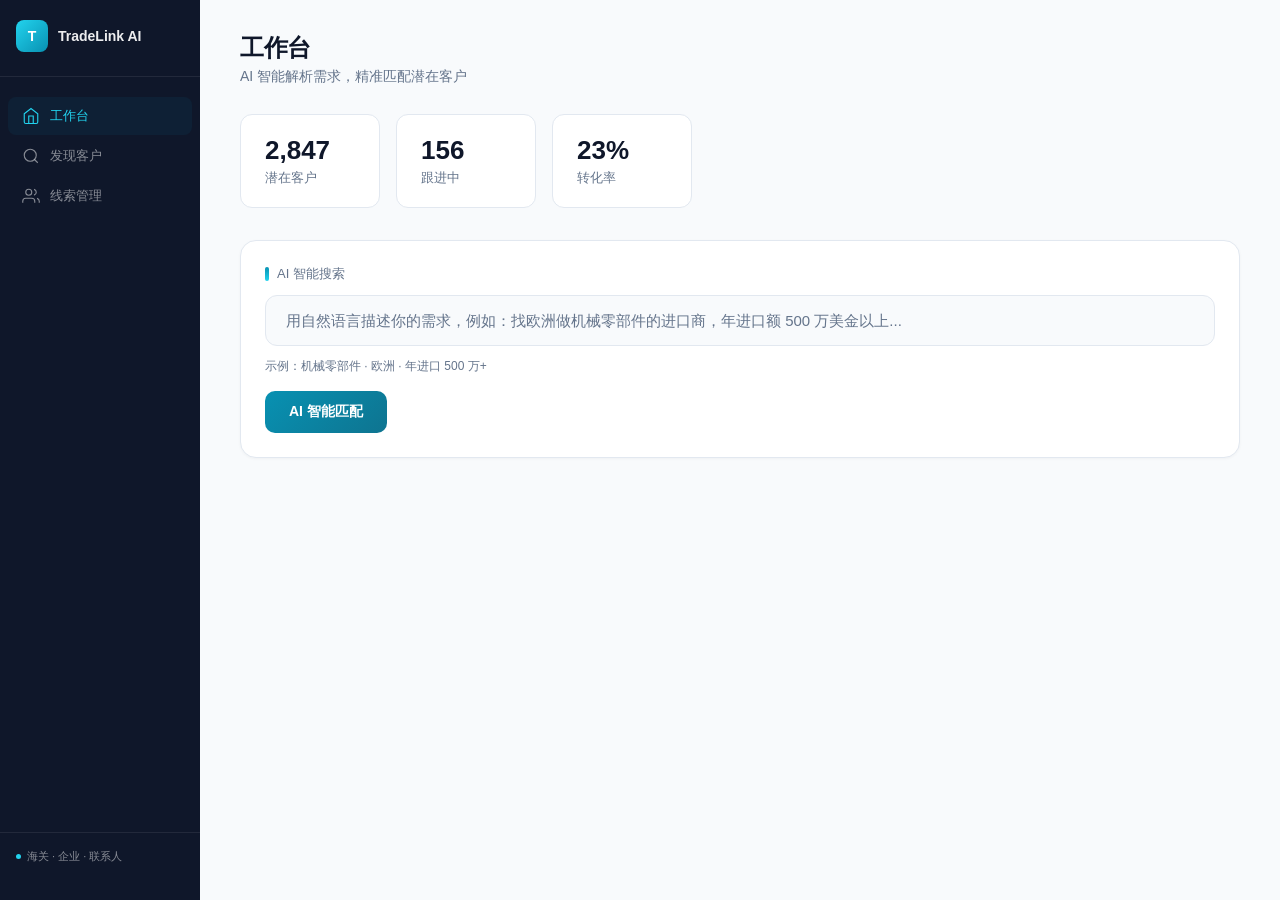
<file: trade-agent/standalone.html>
<!DOCTYPE html>
<html lang="zh-CN">
<head>
  <meta charset="UTF-8">
  <meta name="viewport" content="width=device-width, initial-scale=1.0">
  <title>TradeLink AI · 外贸智能获客</title>
  <style>
    :root {
      --bg: #f8fafc;
      --bg-card: #ffffff;
      --text: #0f172a;
      --text-muted: #64748b;
      --accent: #0891b2;
      --accent-light: #22d3ee;
      --accent-bg: rgba(8, 145, 178, 0.08);
      --border: #e2e8f0;
      --sidebar-bg: #0f172a;
      --sidebar-text: rgba(255,255,255,0.92);
      --sidebar-muted: rgba(255,255,255,0.5);
      --success: #10b981;
      --whatsapp: #25d366;
    }
    * { margin: 0; padding: 0; box-sizing: border-box; }
    body { font-family: -apple-system, BlinkMacSystemFont, "Segoe UI", "Microsoft YaHei", sans-serif; background: var(--bg); color: var(--text); min-height: 100vh; }
    .app { display: flex; min-height: 100vh; }

    .sidebar { width: 200px; background: var(--sidebar-bg); color: var(--sidebar-text); padding: 20px 0; display: flex; flex-direction: column; }
    .logo { display: flex; align-items: center; gap: 10px; padding: 0 16px 24px; border-bottom: 1px solid rgba(255,255,255,0.08); }
    .logo-icon { width: 32px; height: 32px; background: linear-gradient(135deg, var(--accent-light), var(--accent)); border-radius: 8px; display: flex; align-items: center; justify-content: center; font-weight: 700; font-size: 14px; color: white; }
    .logo-text { font-weight: 600; font-size: 14px; }
    .nav { flex: 1; padding: 20px 8px 0; }
    .nav-item { display: flex; align-items: center; gap: 10px; padding: 10px 14px; color: var(--sidebar-muted); text-decoration: none; border-radius: 8px; font-size: 13px; font-weight: 500; margin-bottom: 2px; transition: all 0.15s; }
    .nav-item svg { width: 18px; height: 18px; flex-shrink: 0; }
    .nav-item:hover { color: var(--sidebar-text); background: rgba(255,255,255,0.06); }
    .nav-item.active { color: white; background: var(--accent-bg); color: var(--accent-light); }
    .sidebar-footer { padding: 16px; border-top: 1px solid rgba(255,255,255,0.08); }
    .db-status { display: flex; align-items: center; gap: 6px; font-size: 11px; color: var(--sidebar-muted); }
    .status-dot { width: 5px; height: 5px; background: var(--accent-light); border-radius: 50%; animation: pulse 2s infinite; }
    @keyframes pulse { 0%, 100% { opacity: 1; } 50% { opacity: 0.5; } }

    .main { flex: 1; padding: 32px 40px 40px; overflow-y: auto; }
    .screen { display: none; }
    .screen.active { display: block; animation: fadeIn 0.2s ease; }
    @keyframes fadeIn { from { opacity: 0; } to { opacity: 1; } }

    .screen-header { margin-bottom: 28px; }
    .screen-header h1 { font-size: 24px; font-weight: 600; margin-bottom: 4px; letter-spacing: -0.02em; }
    .subtitle { color: var(--text-muted); font-size: 14px; }

    /* AI Search Box */
    .ai-search-wrap { margin-bottom: 32px; }
    .ai-search-box {
      background: var(--bg-card);
      border: 1px solid var(--border);
      border-radius: 16px;
      padding: 24px;
      box-shadow: 0 1px 3px rgba(0,0,0,0.04);
    }
    .ai-search-label { display: flex; align-items: center; gap: 8px; font-size: 13px; font-weight: 500; color: var(--text-muted); margin-bottom: 12px; }
    .ai-search-label::before { content: ''; width: 4px; height: 14px; background: linear-gradient(var(--accent), var(--accent-light)); border-radius: 2px; }
    .ai-search-input {
      width: 100%;
      padding: 16px 20px;
      border: 1px solid var(--border);
      border-radius: 12px;
      font-size: 15px;
      background: var(--bg);
      transition: border-color 0.2s;
    }
    .ai-search-input:focus { outline: none; border-color: var(--accent); }
    .ai-search-input::placeholder { color: var(--text-muted); }
    .ai-search-examples { margin-top: 12px; font-size: 12px; color: var(--text-muted); }
    .ai-search-examples span { display: inline-block; margin-right: 12px; }
    .ai-search-btn {
      margin-top: 16px;
      display: inline-flex;
      align-items: center;
      gap: 8px;
      padding: 12px 24px;
      background: linear-gradient(135deg, var(--accent), #0e7490);
      color: white;
      border: none;
      border-radius: 10px;
      font-size: 14px;
      font-weight: 600;
      cursor: pointer;
      transition: transform 0.15s, box-shadow 0.15s;
    }
    .ai-search-btn:hover { transform: translateY(-1px); box-shadow: 0 4px 12px rgba(8,145,178,0.3); }
    .ai-search-btn:disabled { opacity: 0.7; cursor: not-allowed; transform: none; }

    .ai-intent { margin-top: 20px; padding: 16px; background: var(--accent-bg); border-radius: 12px; border-left: 4px solid var(--accent); display: none; }
    .ai-intent.visible { display: block; }
    .ai-intent-title { font-size: 12px; font-weight: 600; color: var(--accent); margin-bottom: 8px; }
    .ai-intent-text { font-size: 14px; color: var(--text); line-height: 1.6; }

    .stats-row { display: flex; gap: 16px; margin-bottom: 32px; flex-wrap: wrap; }
    .stat-card {
      background: var(--bg-card);
      padding: 20px 24px;
      border-radius: 12px;
      border: 1px solid var(--border);
      min-width: 140px;
    }
    .stat-value { display: block; font-size: 26px; font-weight: 700; margin-bottom: 2px; }
    .stat-label { font-size: 13px; color: var(--text-muted); }

    .result-section { margin-top: 24px; }
    .result-header { display: flex; justify-content: space-between; align-items: center; margin-bottom: 16px; }
    .result-header h3 { font-size: 16px; font-weight: 600; }
    .result-count { font-size: 13px; color: var(--text-muted); }

    /* CRM toolbar + pipeline */
    .crm-toolbar { display: flex; align-items: center; justify-content: space-between; gap: 12px; flex-wrap: wrap; margin: 16px 0 18px; }
    .crm-left { display: flex; align-items: center; gap: 10px; flex-wrap: wrap; }
    .crm-right { display: flex; align-items: center; gap: 10px; flex-wrap: wrap; }
    .crm-select, .crm-input {
      padding: 10px 12px;
      border: 1px solid var(--border);
      border-radius: 10px;
      font-size: 13px;
      background: var(--bg-card);
      color: var(--text);
    }
    .crm-input { width: 260px; }
    .crm-mini-btn {
      padding: 10px 14px;
      border-radius: 10px;
      border: 1px solid var(--border);
      background: var(--bg-card);
      cursor: pointer;
      font-size: 13px;
      font-weight: 600;
      color: var(--text);
      transition: all 0.15s;
    }
    .crm-mini-btn:hover { background: var(--bg); }
    .crm-mini-btn.primary { border-color: rgba(8,145,178,0.35); background: var(--accent-bg); color: var(--accent); }
    .crm-mini-btn.primary:hover { background: rgba(8,145,178,0.16); }

    .pipeline { display: grid; grid-template-columns: repeat(7, 1fr); gap: 10px; }
    .pipe-card { background: var(--bg-card); border: 1px solid var(--border); border-radius: 12px; padding: 12px; min-height: 58px; }
    .pipe-name { font-size: 11px; color: var(--text-muted); margin-bottom: 6px; font-weight: 600; letter-spacing: 0.04em; text-transform: uppercase; }
    .pipe-num { font-size: 18px; font-weight: 700; }

    .stage-select {
      padding: 8px 10px;
      border: 1px solid var(--border);
      border-radius: 10px;
      background: var(--bg-card);
      font-size: 12px;
      color: var(--text);
    }
    .source-pill {
      display: inline-flex;
      align-items: center;
      gap: 6px;
      padding: 3px 8px;
      border-radius: 999px;
      font-size: 11px;
      font-weight: 600;
      background: var(--bg);
      color: var(--text-muted);
      border: 1px solid var(--border);
      white-space: nowrap;
    }
    .source-pill::before { content: ''; width: 6px; height: 6px; border-radius: 50%; background: var(--accent); opacity: 0.7; }

    .table-wrap { background: var(--bg-card); border-radius: 12px; border: 1px solid var(--border); overflow: hidden; }
    .data-table { width: 100%; border-collapse: collapse; font-size: 13px; }
    .data-table th, .data-table td { padding: 14px 18px; text-align: left; }
    .data-table th { font-weight: 600; color: var(--text-muted); background: var(--bg); font-size: 11px; text-transform: uppercase; letter-spacing: 0.05em; }
    .data-table tr { border-bottom: 1px solid var(--border); }
    .data-table tr:last-child { border-bottom: none; }
    .data-table tr:hover { background: var(--bg); }
    .company-cell { display: flex; flex-direction: column; gap: 2px; }
    .company-name { font-weight: 600; color: var(--text); }
    .company-meta { font-size: 12px; color: var(--text-muted); }
    .contact-cell { display: flex; flex-direction: column; gap: 2px; }
    .contact-name { font-weight: 500; }
    .contact-role { font-size: 12px; color: var(--text-muted); }
    .link-btn { color: var(--accent); text-decoration: none; font-weight: 500; cursor: pointer; font-size: 13px; }
    .link-btn:hover { text-decoration: underline; }
    .badge { display: inline-block; padding: 3px 8px; border-radius: 6px; font-size: 11px; font-weight: 500; }
    .badge-new { background: rgba(8, 145, 178, 0.12); color: var(--accent); }
    .badge-follow { background: rgba(245, 158, 11, 0.15); color: #d97706; }
    .badge-won { background: rgba(16, 185, 129, 0.15); color: var(--success); }
    .badge-lost { background: rgba(100, 116, 139, 0.15); color: #475569; }
    .match-score { font-weight: 600; color: var(--accent); }
    .action-btns { display: flex; gap: 8px; flex-wrap: wrap; }
    .btn-icon { padding: 6px 12px; border-radius: 8px; font-size: 12px; font-weight: 500; cursor: pointer; border: none; text-decoration: none; display: inline-flex; align-items: center; gap: 6px; transition: all 0.15s; }
    .btn-email { background: var(--accent-bg); color: var(--accent); }
    .btn-email:hover { background: rgba(8, 145, 178, 0.2); }
    .btn-whatsapp { background: rgba(37, 211, 102, 0.15); color: #128c7e; }
    .btn-whatsapp:hover { background: rgba(37, 211, 102, 0.25); }
    .btn-detail { background: var(--bg); color: var(--text-muted); }
    .btn-detail:hover { background: var(--border); color: var(--text); }

    .modal { display: none; position: fixed; inset: 0; z-index: 100; align-items: center; justify-content: center; padding: 24px; background: rgba(0,0,0,0.2); }
    .modal.active { display: flex; }
    .modal-backdrop { position: absolute; inset: 0; cursor: pointer; }
    .modal-content {
      position: relative;
      background: var(--bg-card);
      border-radius: 16px;
      max-width: 640px;
      width: 100%;
      max-height: 90vh;
      overflow-y: auto;
      padding: 32px;
      box-shadow: 0 20px 60px rgba(0,0,0,0.15);
    }
    .modal-close { position: absolute; top: 16px; right: 16px; width: 32px; height: 32px; border: none; background: var(--bg); border-radius: 8px; font-size: 18px; cursor: pointer; color: var(--text-muted); }
    .modal-close:hover { background: var(--border); color: var(--text); }
    .modal-header { margin-bottom: 24px; }
    .modal-header h2 { font-size: 18px; font-weight: 600; margin-bottom: 8px; }
    .modal-actions { display: flex; gap: 10px; margin-bottom: 18px; flex-wrap: wrap; }
    .modal-actions .btn-icon { padding: 10px 16px; font-size: 13px; }
    .modal-actions .btn-save { margin-left: auto; }

    .detail-grid { display: grid; grid-template-columns: 1fr 1fr; gap: 24px; margin-bottom: 24px; }
    .detail-section h4 { font-size: 11px; font-weight: 600; text-transform: uppercase; letter-spacing: 0.05em; color: var(--text-muted); margin-bottom: 12px; }
    .detail-section dl { margin: 0; }
    .detail-section dt { font-size: 11px; color: var(--text-muted); margin-bottom: 2px; margin-top: 10px; }
    .detail-section dt:first-of-type { margin-top: 0; }
    .detail-section dd { font-size: 13px; margin: 0; margin-bottom: 4px; }
    .detail-section dd a { color: var(--accent); text-decoration: none; }
    .detail-section dd a:hover { text-decoration: underline; }

    .detail-input, .detail-textarea {
      width: 100%;
      padding: 9px 10px;
      border: 1px solid var(--border);
      border-radius: 10px;
      font-size: 13px;
      background: var(--bg);
      color: var(--text);
    }
    .detail-textarea { min-height: 72px; resize: vertical; }
    .detail-inline { display: grid; grid-template-columns: 1fr 1fr; gap: 10px; }

    .hint-row { font-size: 12px; color: var(--text-muted); margin-top: 10px; }

    .follow-section { padding-top: 24px; border-top: 1px solid var(--border); }
    .follow-section h4 { font-size: 11px; font-weight: 600; text-transform: uppercase; letter-spacing: 0.05em; color: var(--text-muted); margin-bottom: 16px; }
    .timeline { list-style: none; margin-bottom: 20px; }
    .timeline li { padding: 12px 0; padding-left: 20px; border-left: 2px solid var(--border); margin-left: 6px; position: relative; }
    .timeline li::before { content: ''; position: absolute; left: -5px; top: 16px; width: 8px; height: 8px; background: var(--accent); border-radius: 50%; }
    .timeline li.type-email::before { background: var(--accent); }
    .timeline li.type-whatsapp::before { background: var(--whatsapp); }
    .timeline-meta { display: flex; align-items: center; gap: 8px; margin-bottom: 4px; }
    .timeline-channel { font-size: 11px; font-weight: 500; color: var(--text-muted); }
    .timeline-date { font-size: 11px; color: var(--text-muted); }
    .timeline-note { font-size: 13px; line-height: 1.5; }
    .add-follow { margin-top: 16px; }
    .add-follow textarea { width: 100%; padding: 12px; border: 1px solid var(--border); border-radius: 10px; font-size: 13px; min-height: 72px; margin-bottom: 10px; resize: vertical; }
    .add-follow-row { display: flex; gap: 10px; align-items: center; flex-wrap: wrap; }
    .add-follow-row select { padding: 8px 12px; border: 1px solid var(--border); border-radius: 8px; font-size: 13px; }
    .date-input { padding: 8px 12px; border: 1px solid var(--border); border-radius: 8px; font-size: 13px; }
    .btn-save { padding: 8px 16px; background: var(--accent); color: white; border: none; border-radius: 8px; font-size: 13px; font-weight: 500; cursor: pointer; }
    .btn-save:hover { background: #0e7490; }

    .empty-state { text-align: center; padding: 48px 24px; color: var(--text-muted); font-size: 14px; }
    .empty-state p { margin-bottom: 16px; }
  </style>
</head>
<body>
  <div class="app">
    <aside class="sidebar">
      <div class="logo"><span class="logo-icon">T</span><span class="logo-text">TradeLink AI</span></div>
      <nav class="nav">
        <a href="#" class="nav-item active" data-screen="dashboard">
          <svg viewBox="0 0 24 24" fill="none" stroke="currentColor" stroke-width="1.5"><path d="M3 9l9-7 9 7v11a2 2 0 01-2 2H5a2 2 0 01-2-2z"/><path d="M9 22V12h6v10"/></svg>
          <span>工作台</span>
        </a>
        <a href="#" class="nav-item" data-screen="discover">
          <svg viewBox="0 0 24 24" fill="none" stroke="currentColor" stroke-width="1.5"><circle cx="11" cy="11" r="8"/><path d="M21 21l-4.35-4.35"/></svg>
          <span>发现客户</span>
        </a>
        <a href="#" class="nav-item" data-screen="customers">
          <svg viewBox="0 0 24 24" fill="none" stroke="currentColor" stroke-width="1.5"><path d="M17 21v-2a4 4 0 00-4-4H5a4 4 0 00-4 4v2"/><circle cx="9" cy="7" r="4"/><path d="M23 21v-2a4 4 0 00-3-3.87"/><path d="M16 3.13a4 4 0 010 7.75"/></svg>
          <span>线索管理</span>
        </a>
      </nav>
      <div class="sidebar-footer"><div class="db-status"><span class="status-dot"></span><span>海关 · 企业 · 联系人</span></div></div>
    </aside>

    <main class="main">
      <section id="screen-dashboard" class="screen active">
        <header class="screen-header"><h1>工作台</h1><p class="subtitle">AI 智能解析需求，精准匹配潜在客户</p></header>
        <div class="stats-row">
          <div class="stat-card"><span class="stat-value">2,847</span><span class="stat-label">潜在客户</span></div>
          <div class="stat-card"><span class="stat-value">156</span><span class="stat-label">跟进中</span></div>
          <div class="stat-card"><span class="stat-value">23%</span><span class="stat-label">转化率</span></div>
        </div>
        <div class="ai-search-wrap">
          <div class="ai-search-box">
            <div class="ai-search-label">AI 智能搜索</div>
            <input type="text" class="ai-search-input" id="ai-search-main" placeholder="用自然语言描述你的需求，例如：找欧洲做机械零部件的进口商，年进口额 500 万美金以上...">
            <div class="ai-search-examples"><span>示例：机械零部件 · 欧洲 · 年进口 500 万+</span></div>
            <button class="ai-search-btn" id="btn-ai-search-main">AI 智能匹配</button>
          </div>
        </div>
      </section>

      <section id="screen-discover" class="screen">
        <header class="screen-header"><h1>发现客户</h1><p class="subtitle">描述需求，AI 自动解析并返回匹配企业</p></header>
        <div class="ai-search-wrap">
          <div class="ai-search-box">
            <div class="ai-search-label">描述你的客户需求</div>
            <input type="text" class="ai-search-input" id="ai-search-discover" placeholder="例如：美国或德国的电子产品批发商，有稳定进口记录，采购决策人联系方式...">
            <div class="ai-search-examples"><span>产品品类</span><span>目标地区</span><span>进口规模</span><span>联系人职位</span></div>
            <button class="ai-search-btn" id="btn-ai-search-discover">AI 智能匹配</button>
            <div class="ai-intent" id="ai-intent-discover">
              <div class="ai-intent-title">AI 已理解您的需求</div>
              <div class="ai-intent-text" id="ai-intent-text"></div>
            </div>
          </div>
        </div>
        <div class="result-section" id="discover-result" style="display:none">
          <div class="result-header"><h3>匹配企业列表</h3><span class="result-count">共 <strong id="match-count">0</strong> 家</span></div>
          <div class="table-wrap"><table class="data-table"><thead><tr><th>企业</th><th>联系人</th><th>地区</th><th>来源</th><th>阶段</th><th>匹配度</th><th>沟通</th></tr></thead><tbody id="discover-tbody"></tbody></table></div>
          <button class="ai-search-btn" style="margin-top:16px" data-action="go-customers">前往线索管理</button>
        </div>
      </section>

      <section id="screen-customers" class="screen">
        <header class="screen-header">
          <h1>线索 / 客户管理</h1>
          <p class="subtitle">多渠道线索统一收口 · 阶段推进 · 信息维护与全量跟进动态</p>
        </header>
        <div class="pipeline" id="pipeline"></div>
        <div class="crm-toolbar">
          <div class="crm-left">
            <select class="crm-select" id="filter-source">
              <option value="">全部来源</option>
              <option value="discover">发现客户</option>
              <option value="facebook">Facebook 表单</option>
              <option value="tiktok">TikTok 表单</option>
              <option value="website">独立站留资</option>
              <option value="manual">手动创建</option>
              <option value="import">导入</option>
            </select>
            <select class="crm-select" id="filter-stage">
              <option value="">全部阶段</option>
            </select>
            <input type="text" class="crm-input" id="customer-search" placeholder="搜索企业 / 联系人 / 行业 / 地区...">
          </div>
          <div class="crm-right">
            <button class="crm-mini-btn" id="btn-import-leads">导入/模拟接入</button>
            <button class="crm-mini-btn primary" id="btn-new-lead">新建线索</button>
          </div>
        </div>
        <div class="table-wrap">
          <table class="data-table">
            <thead><tr><th>企业</th><th>联系人</th><th>地区</th><th>来源</th><th>阶段</th><th>匹配度</th><th>沟通</th></tr></thead>
            <tbody id="customer-tbody"></tbody>
          </table>
        </div>
      </section>

      <div id="customer-detail" class="modal">
        <div class="modal-backdrop" data-close="modal"></div>
        <div class="modal-content">
          <button class="modal-close" data-close="modal">×</button>
          <header class="modal-header">
            <h2 id="detail-company">—</h2>
            <span class="badge" id="detail-status">—</span>
          </header>
          <div class="modal-actions">
            <a href="#" id="btn-email" class="btn-icon btn-email" target="_blank">📧 发邮件</a>
            <a href="#" id="btn-whatsapp" class="btn-icon btn-whatsapp" target="_blank">WhatsApp</a>
            <button class="btn-save" id="btn-save-profile">保存信息</button>
          </div>
          <div class="detail-grid">
            <div class="detail-section">
              <h4>企业信息</h4>
              <dl>
                <dt>公司名称</dt><dd><input class="detail-input" id="detail-company-full" /></dd>
                <dt>行业</dt><dd><input class="detail-input" id="detail-industry" /></dd>
                <dt>主营产品</dt><dd><input class="detail-input" id="detail-products" /></dd>
                <dt>海关编码</dt><dd><input class="detail-input" id="detail-code" /></dd>
                <dt>年进口额</dt><dd><input class="detail-input" id="detail-volume" /></dd>
                <dt>地址</dt><dd><input class="detail-input" id="detail-address" /></dd>
                <dt>官网</dt><dd><input class="detail-input" id="detail-website" placeholder="https://..." /></dd>
              </dl>
            </div>
            <div class="detail-section">
              <h4>联系人</h4>
              <dl>
                <dt>姓名</dt><dd><input class="detail-input" id="detail-contact" /></dd>
                <dt>职位</dt><dd><input class="detail-input" id="detail-title" /></dd>
                <dt>邮箱</dt><dd><input class="detail-input" id="detail-email" /></dd>
                <dt>电话</dt><dd><input class="detail-input" id="detail-phone" /></dd>
                <dt>WhatsApp</dt><dd><input class="detail-input" id="detail-whatsapp" placeholder="含国家区号，如 491234..." /></dd>
                <dt>来源 / 阶段</dt>
                <dd class="detail-inline">
                  <input class="detail-input" id="detail-source" disabled />
                  <select class="detail-input" id="detail-stage"></select>
                </dd>
              </dl>
            </div>
          </div>
          <div class="follow-section">
            <h4>跟进动态（邮件、WhatsApp 沟通自动集成）</h4>
            <ul class="timeline" id="follow-timeline"></ul>
            <div class="add-follow">
              <textarea placeholder="添加沟通记录（发送邮件或 WhatsApp 后，在此记录沟通内容以便追踪）..." id="follow-note"></textarea>
              <div class="add-follow-row">
                <select id="follow-type"><option value="note">手动记录</option><option value="email">邮件沟通</option><option value="whatsapp">WhatsApp 沟通</option><option value="stage">阶段变更</option></select>
                <input type="date" id="follow-date" class="date-input">
                <button class="btn-save" id="btn-add-follow">保存</button>
              </div>
              <div class="hint-row">提示：从「新线索」到「已成交」的每次推进都可在此记录，确保团队掌握完整动态。</div>
            </div>
          </div>
        </div>
      </div>

      <!-- Create Lead Modal -->
      <div id="lead-create" class="modal">
        <div class="modal-backdrop" data-close="lead"></div>
        <div class="modal-content">
          <button class="modal-close" data-close="lead">×</button>
          <header class="modal-header">
            <h2>新建线索</h2>
            <p class="subtitle" style="margin-top:6px">支持手动创建、后续阶段推进与信息维护</p>
          </header>
          <div class="detail-grid" style="margin-bottom:18px">
            <div class="detail-section">
              <h4>企业</h4>
              <dl>
                <dt>公司名称</dt><dd><input class="detail-input" id="new-company" placeholder="公司名称" /></dd>
                <dt>地区</dt><dd><input class="detail-input" id="new-region" placeholder="国家/地区" /></dd>
                <dt>行业</dt><dd><input class="detail-input" id="new-industry" placeholder="行业" /></dd>
                <dt>来源</dt>
                <dd>
                  <select class="detail-input" id="new-source">
                    <option value="manual">手动创建</option>
                    <option value="website">独立站留资</option>
                    <option value="facebook">Facebook 表单</option>
                    <option value="tiktok">TikTok 表单</option>
                    <option value="import">导入</option>
                  </select>
                </dd>
              </dl>
            </div>
            <div class="detail-section">
              <h4>联系人</h4>
              <dl>
                <dt>姓名</dt><dd><input class="detail-input" id="new-contact" placeholder="联系人" /></dd>
                <dt>职位</dt><dd><input class="detail-input" id="new-title" placeholder="职位" /></dd>
                <dt>邮箱</dt><dd><input class="detail-input" id="new-email" placeholder="name@company.com" /></dd>
                <dt>电话/WhatsApp</dt><dd><input class="detail-input" id="new-phone" placeholder="含国家区号" /></dd>
                <dt>初始阶段</dt><dd><select class="detail-input" id="new-stage"></select></dd>
              </dl>
            </div>
          </div>
          <div style="display:flex;justify-content:flex-end;gap:10px">
            <button class="crm-mini-btn" data-close="lead">取消</button>
            <button class="crm-mini-btn primary" id="btn-create-lead">创建线索</button>
          </div>
        </div>
      </div>
    </main>
  </div>

  <script>
(function() {
  var STAGES = ['新线索', '待验证', '有效线索', '互动沟通', '报价谈判', '已成交', '已流失'];
  var SOURCE_LABEL = {
    discover: '发现客户',
    facebook: 'Facebook 表单',
    tiktok: 'TikTok 表单',
    website: '独立站留资',
    manual: '手动创建',
    import: '导入',
  };

  var LEADS_KEY = 'tradelink_leads_v2';
  var FOLLOWS_KEY = 'tradelink_followups_v2';
  var activeLeadId = null;

  function today() { return new Date().toISOString().slice(0, 10); }
  function uid() { return Math.floor(Math.random() * 9000000) + 1000000; }

  function seedLeads() {
    return [
      { id: 1, source: 'discover', stage: '新线索', company: 'TechParts GmbH', industry: '机械设备', products: '传动件、轴承、电机', region: '德国', match: 96, code: '8473', volume: '$210万', address: 'Berlin, Germany', website: 'https://techparts.de', contact: 'Michael Weber', title: '采购总监', email: 'm.weber@techparts.de', phone: '+49 30 1234567', whatsapp: '49301234567' },
      { id: 2, source: 'discover', stage: '互动沟通', company: 'Nordic Industries AB', industry: '工业制造', products: '液压元件、气动件', region: '瑞典', match: 94, code: '8483', volume: '$180万', address: 'Stockholm, Sweden', website: 'https://nordicind.se', contact: 'Anna Lindqvist', title: '供应链经理', email: 'anna@nordicind.se', phone: '+46 8 7654321', whatsapp: '4687654321' },
      { id: 3, source: 'discover', stage: '新线索', company: 'Pacific Trading Co.', industry: '电子元器件', products: '电子元件、半导体', region: '美国', match: 91, code: '8419', volume: '$320万', address: 'Los Angeles, CA', website: 'https://pacifictrading.com', contact: 'James Chen', title: '总经理', email: 'j.chen@pacifictrading.com', phone: '+1 310 5550123', whatsapp: '13105550123' },
      { id: 4, source: 'discover', stage: '已成交', company: 'EuroMachine SRL', industry: '机械加工', products: '精密零部件、模具', region: '意大利', match: 89, code: '8481', volume: '$95万', address: 'Milan, Italy', website: 'https://euromachine.it', contact: 'Marco Rossi', title: '采购主管', email: 'rossi@euromachine.it', phone: '+39 02 9876543', whatsapp: '39029876543' },
      { id: 5, source: 'discover', stage: '互动沟通', company: 'Asia Components Ltd', industry: '电子制造', products: 'PCB、连接器', region: '日本', match: 87, code: '8471', volume: '$150万', address: 'Tokyo, Japan', website: 'https://asiacomponents.jp', contact: 'Yuki Tanaka', title: '采购经理', email: 'tanaka@asiacomponents.jp', phone: '+81 3 12345678', whatsapp: '81312345678' },
      { id: 101, source: 'website', stage: '待验证', company: 'Ocean Wholesale LLC', industry: '消费电子', products: '蓝牙耳机、充电器', region: '美国', match: 82, code: '8518', volume: '$80万', address: 'Austin, TX', website: 'https://oceanwholesale.com', contact: 'Emily Stone', title: '采购', email: 'emily@oceanwholesale.com', phone: '+1 512 555 0199', whatsapp: '15125550199' },
      { id: 102, source: 'facebook', stage: '新线索', company: 'GreenBuild BV', industry: '建筑材料', products: '铝型材、紧固件', region: '荷兰', match: 79, code: '7610', volume: '$60万', address: 'Rotterdam, NL', website: 'https://greenbuild.nl', contact: 'Tom van Dijk', title: 'Owner', email: 'tom@greenbuild.nl', phone: '+31 10 123456', whatsapp: '3110123456' },
      { id: 103, source: 'tiktok', stage: '新线索', company: 'Raven Tools Ltd', industry: '五金工具', products: '电动工具、配件', region: '英国', match: 77, code: '8467', volume: '$55万', address: 'Manchester, UK', website: 'https://raventools.co.uk', contact: 'Olivia Brown', title: 'Purchasing', email: 'olivia@raventools.co.uk', phone: '+44 161 555 0102', whatsapp: '441615550102' },
    ];
  }

  function seedFollows() {
    return {
      2: [
        { type: 'email', date: '2024-02-10', note: '发送产品目录，对方对型号 A-200 感兴趣，待回复' },
        { type: 'whatsapp', date: '2024-02-09', note: 'WhatsApp 确认收到询价单' },
        { type: 'note', date: '2024-02-08', note: '首次邮件联系，已回复表示有意向' },
      ],
      5: [{ type: 'note', date: '2024-02-09', note: '电话沟通，预计下周发询价单' }],
      101: [{ type: 'system', date: '2024-02-10', note: '独立站表单留资：请求报价（RFQ）' }],
      102: [{ type: 'system', date: '2024-02-10', note: 'Facebook Lead Ads 留资：索取目录' }],
      103: [{ type: 'system', date: '2024-02-10', note: 'TikTok 表单留资：询问MOQ与交期' }],
    };
  }

  function loadJSON(key, fallback) {
    try {
      var raw = localStorage.getItem(key);
      if (!raw) return fallback;
      var v = JSON.parse(raw);
      return v || fallback;
    } catch (e) { return fallback; }
  }
  function saveJSON(key, value) {
    try { localStorage.setItem(key, JSON.stringify(value)); } catch (e) {}
  }

  var leads = loadJSON(LEADS_KEY, null);
  if (!Array.isArray(leads) || !leads.length) { leads = seedLeads(); saveJSON(LEADS_KEY, leads); }
  var follows = loadJSON(FOLLOWS_KEY, null);
  if (!follows || typeof follows !== 'object') { follows = seedFollows(); saveJSON(FOLLOWS_KEY, follows); }

  function stageBadgeClass(stage) {
    if (stage === '已成交') return 'badge-won';
    if (stage === '已流失') return 'badge-lost';
    if (stage === '互动沟通' || stage === '报价谈判') return 'badge-follow';
    return 'badge-new';
  }

  function ensureStageOptions(selectEl, includeAll) {
    if (!selectEl) return;
    var options = '';
    if (includeAll) options += '<option value=\"\">全部阶段</option>';
    options += STAGES.map(function(s) { return '<option value=\"' + s + '\">' + s + '</option>'; }).join('');
    selectEl.innerHTML = options;
  }

  function renderPipeline() {
    var el = document.getElementById('pipeline');
    if (!el) return;
    var counts = {};
    STAGES.forEach(function(s) { counts[s] = 0; });
    leads.forEach(function(l) { if (counts[l.stage] !== undefined) counts[l.stage] += 1; });
    el.innerHTML = STAGES.map(function(s) {
      return '<div class=\"pipe-card\"><div class=\"pipe-name\">' + s + '</div><div class=\"pipe-num\">' + counts[s] + '</div></div>';
    }).join('');
  }

  function addFollow(id, entry) {
    if (!follows[id]) follows[id] = [];
    follows[id].unshift(entry);
    saveJSON(FOLLOWS_KEY, follows);
  }

  function updateLead(id, patch) {
    var idx = leads.findIndex(function(x) { return x.id === id; });
    if (idx < 0) return;
    leads[idx] = Object.assign({}, leads[idx], patch);
    saveJSON(LEADS_KEY, leads);
  }

  function getLead(id) { return leads.find(function(x) { return x.id === id; }); }

  function sourcePill(source) {
    var label = SOURCE_LABEL[source] || '未知来源';
    return '<span class=\"source-pill\">' + label + '</span>';
  }

  function renderTable(tbody, items) {
    var html = items.map(function(c) {
      var stageSelect = '<select class=\"stage-select js-stage\" data-id=\"' + c.id + '\">' +
        STAGES.map(function(s) { return '<option value=\"' + s + '\"' + (s === c.stage ? ' selected' : '') + '>' + s + '</option>'; }).join('') +
        '</select>';

      var emailHref = 'mailto:' + (c.email || '') + '?subject=' + encodeURIComponent('合作咨询 - ' + (c.company || ''));
      var waNum = String(c.whatsapp || c.phone || '').replace(/\\D/g, '');
      var waHref = 'https://wa.me/' + waNum;

      var actions = '<div class=\"action-btns\">' +
        '<a href=\"' + emailHref + '\" class=\"btn-icon btn-email js-email\" data-id=\"' + c.id + '\" target=\"_blank\" title=\"发邮件\">邮件</a>' +
        '<a href=\"' + waHref + '\" class=\"btn-icon btn-whatsapp js-wa\" data-id=\"' + c.id + '\" target=\"_blank\" title=\"WhatsApp\">WhatsApp</a>' +
        '<a class=\"btn-icon btn-detail link-btn js-detail\" data-id=\"' + c.id + '\">详情</a>' +
        '</div>';

      return '' +
        '<tr>' +
          '<td><div class=\"company-cell\"><span class=\"company-name\">' + c.company + '</span><span class=\"company-meta\">' + (c.industry || '') + ' · ' + (c.volume || '-') + '</span></div></td>' +
          '<td><div class=\"contact-cell\"><span class=\"contact-name\">' + (c.contact || '-') + '</span><span class=\"contact-role\">' + (c.title || '-') + '</span></div></td>' +
          '<td>' + (c.region || '-') + '</td>' +
          '<td>' + sourcePill(c.source) + '</td>' +
          '<td>' + stageSelect + '</td>' +
          '<td><span class=\"match-score\">' + (c.match || 0) + '%</span></td>' +
          '<td>' + actions + '</td>' +
        '</tr>';
    }).join('');
    tbody.innerHTML = html;

    tbody.querySelectorAll('.js-detail').forEach(function(a) {
      a.addEventListener('click', function(e) { e.preventDefault(); openDetail(parseInt(a.dataset.id, 10)); });
    });
    tbody.querySelectorAll('.js-stage').forEach(function(sel) {
      sel.addEventListener('change', function() {
        var id = parseInt(sel.dataset.id, 10);
        var lead = getLead(id);
        if (!lead) return;
        var prev = lead.stage;
        var next = sel.value;
        if (prev === next) return;
        updateLead(id, { stage: next });
        addFollow(id, { type: 'stage', date: today(), note: '阶段更新：' + prev + ' → ' + next });
        renderPipeline();
      });
    });
    tbody.querySelectorAll('.js-email').forEach(function(a) {
      a.addEventListener('click', function() {
        var id = parseInt(a.dataset.id, 10);
        var lead = getLead(id);
        if (!lead) return;
        addFollow(id, { type: 'email', date: today(), note: '发起邮件：' + (lead.email || '-') });
        if (['新线索', '待验证', '有效线索'].indexOf(lead.stage) >= 0) updateLead(id, { stage: '互动沟通' });
        renderPipeline();
      });
    });
    tbody.querySelectorAll('.js-wa').forEach(function(a) {
      a.addEventListener('click', function() {
        var id = parseInt(a.dataset.id, 10);
        var lead = getLead(id);
        if (!lead) return;
        addFollow(id, { type: 'whatsapp', date: today(), note: '发起 WhatsApp：' + (lead.phone || lead.whatsapp || '-') });
        if (['新线索', '待验证', '有效线索'].indexOf(lead.stage) >= 0) updateLead(id, { stage: '互动沟通' });
        renderPipeline();
      });
    });
  }

  function parseIntent(text) {
    var intent = [];
    if (/机械|零部件|传动|轴承|液压|气动|电子|半导体|PCB/i.test(text)) intent.push('产品：机械/电子零部件');
    if (/欧洲|德国|美国|北美|意大利|瑞典|日本|东南亚/i.test(text)) intent.push('地区：' + (text.match(/欧洲|德国|美国|北美|意大利|瑞典|日本|东南亚/g) || ['多地区'])[0]);
    if (/\d+[\s]*万|百万|千万|500|1000/i.test(text)) intent.push('规模：年进口额筛选');
    if (/采购|决策人|总监|经理|联系人/i.test(text)) intent.push('联系人：采购决策层');
    return intent.length ? intent.join('；') : '产品与地区智能匹配';
  }

  function runAISearch(sourceId, resultTbodyId, showIntent) {
    var input = document.getElementById(sourceId);
    var text = (input && input.value) ? input.value.trim() : '';
    if (!text) { alert('请用自然语言描述你的需求'); return; }

    var btn = document.querySelector('#' + sourceId.replace('ai-search-', 'btn-ai-search-'));
    if (btn) { btn.disabled = true; btn.textContent = 'AI 解析中...'; }

    if (showIntent) {
      var intentEl = document.getElementById('ai-intent-discover');
      var intentText = document.getElementById('ai-intent-text');
      if (intentEl && intentText) {
        intentText.textContent = parseIntent(text);
        intentEl.classList.add('visible');
      }
    }

    setTimeout(function() {
      // 模拟 AI 匹配：生成若干“发现客户”线索，并直接进入客户管理池
      var created = [];
      for (var i = 0; i < 4; i++) {
        var base = leads[Math.floor(Math.random() * leads.length)];
        var id = uid();
        var lead = Object.assign({}, base, {
          id: id,
          source: 'discover',
          stage: '新线索',
          match: Math.floor(Math.random() * 10) + 86,
          company: (base.company.split(' ')[0] || 'NewCo') + ' ' + id,
        });
        leads.unshift(lead);
        created.push(lead);
        addFollow(id, { type: 'system', date: today(), note: 'AI 发现客户：根据需求自动匹配入库' });
      }
      saveJSON(LEADS_KEY, leads);
      renderPipeline();

      var count = Math.floor(Math.random() * 150) + 30;
      var resultSection = document.getElementById('discover-result');
      var matchCount = document.getElementById('match-count');
      var tbody = document.getElementById(resultTbodyId || 'discover-tbody');
      if (resultSection) resultSection.style.display = 'block';
      if (matchCount) matchCount.textContent = count;
      if (tbody) renderTable(tbody, created);
      if (btn) { btn.disabled = false; btn.textContent = 'AI 智能匹配'; }
    }, 900);
  }

  function openDetail(id) {
    var c = getLead(id);
    if (!c) return;
    activeLeadId = id;
    document.getElementById('detail-company').textContent = c.company;
    var statusEl = document.getElementById('detail-status');
    statusEl.textContent = c.stage;
    statusEl.className = 'badge ' + stageBadgeClass(c.stage);

    document.getElementById('detail-company-full').value = c.company || '';
    document.getElementById('detail-industry').value = c.industry || '';
    document.getElementById('detail-products').value = c.products || '';
    document.getElementById('detail-code').value = c.code || '';
    document.getElementById('detail-volume').value = c.volume || '';
    document.getElementById('detail-address').value = c.address || '';
    document.getElementById('detail-website').value = c.website || '';

    document.getElementById('detail-contact').value = c.contact || '';
    document.getElementById('detail-title').value = c.title || '';
    document.getElementById('detail-email').value = c.email || '';
    document.getElementById('detail-phone').value = c.phone || '';
    document.getElementById('detail-whatsapp').value = c.whatsapp || '';

    document.getElementById('detail-source').value = SOURCE_LABEL[c.source] || '未知来源';
    ensureStageOptions(document.getElementById('detail-stage'), false);
    document.getElementById('detail-stage').value = c.stage;

    var emailHref = 'mailto:' + (c.email || '') + '?subject=' + encodeURIComponent('合作咨询 - ' + (c.company || ''));
    var waNum = String(c.whatsapp || c.phone || '').replace(/\\D/g, '');
    var waHref = 'https://wa.me/' + waNum;
    document.getElementById('btn-email').href = emailHref;
    document.getElementById('btn-whatsapp').href = waHref;

    renderTimeline(id);
    document.getElementById('follow-note').value = '';
    document.getElementById('follow-date').value = today();
    document.getElementById('customer-detail').classList.add('active');
  }

  function renderTimeline(id) {
    var list = document.getElementById('follow-timeline');
    var channelMap = { system: '系统', note: '手动记录', email: '邮件', whatsapp: 'WhatsApp', stage: '阶段' };
    var items = follows[id] || [];
    list.innerHTML = items.length ? items.map(function(f) {
      return '<li class=\"type-' + (f.type || 'note') + '\">' +
        '<div class=\"timeline-meta\"><span class=\"timeline-channel\">' + (channelMap[f.type] || '记录') + '</span><span class=\"timeline-date\">' + (f.date || '') + '</span></div>' +
        '<div class=\"timeline-note\">' + (f.note || '') + '</div></li>';
    }).join('') : '<li><div class=\"timeline-note\" style=\"color:var(--text-muted)\">暂无跟进记录</div></li>';
  }

  document.querySelectorAll('.nav-item').forEach(function(el) {
    el.addEventListener('click', function(e) {
      e.preventDefault();
      var screen = this.dataset.screen;
      document.querySelectorAll('.nav-item').forEach(function(n) { n.classList.remove('active'); });
      this.classList.add('active');
      document.querySelectorAll('.screen').forEach(function(s) { s.classList.remove('active'); });
      document.getElementById('screen-' + screen).classList.add('active');
    });
  });

  document.getElementById('btn-ai-search-main') && document.getElementById('btn-ai-search-main').addEventListener('click', function() {
    var val = document.getElementById('ai-search-main').value.trim();
    if (!val) { alert('请用自然语言描述你的需求'); return; }
    document.querySelectorAll('.nav-item').forEach(function(n) { n.classList.remove('active'); });
    document.querySelector('[data-screen="discover"]').classList.add('active');
    document.querySelectorAll('.screen').forEach(function(s) { s.classList.remove('active'); });
    document.getElementById('screen-discover').classList.add('active');
    document.getElementById('ai-search-discover').value = val;
    runAISearch('ai-search-discover', 'discover-tbody', true);
  });

  document.getElementById('btn-ai-search-discover') && document.getElementById('btn-ai-search-discover').addEventListener('click', function() {
    runAISearch('ai-search-discover', 'discover-tbody', true);
  });

  document.querySelector('[data-action="go-customers"]') && document.querySelector('[data-action="go-customers"]').addEventListener('click', function() {
    document.querySelectorAll('.nav-item').forEach(function(n) { n.classList.remove('active'); });
    document.querySelector('[data-screen="customers"]').classList.add('active');
    document.querySelectorAll('.screen').forEach(function(s) { s.classList.remove('active'); });
    document.getElementById('screen-customers').classList.add('active');
    renderCRM();
  });

  document.querySelectorAll('[data-close="modal"]').forEach(function(el) {
    el.addEventListener('click', function() { document.getElementById('customer-detail').classList.remove('active'); });
  });
  document.querySelectorAll('[data-close="lead"]').forEach(function(el) {
    el.addEventListener('click', function() { document.getElementById('lead-create').classList.remove('active'); });
  });

  document.getElementById('btn-add-follow') && document.getElementById('btn-add-follow').addEventListener('click', function() {
    var note = document.getElementById('follow-note').value.trim();
    var date = document.getElementById('follow-date').value;
    var type = document.getElementById('follow-type').value;
    if (!note) return;
    if (!activeLeadId) return;
    addFollow(activeLeadId, { type: type, date: date || today(), note: note });
    renderTimeline(activeLeadId);
  });

  function renderCRM() {
    var q = (document.getElementById('customer-search').value || '').toLowerCase();
    var fs = document.getElementById('filter-source').value;
    var fg = document.getElementById('filter-stage').value;
    var filtered = leads.filter(function(c) {
      if (fs && c.source !== fs) return false;
      if (fg && c.stage !== fg) return false;
      var blob = (c.company + ' ' + (c.contact || '') + ' ' + (c.region || '') + ' ' + (c.industry || '')).toLowerCase();
      return !q || blob.indexOf(q) >= 0;
    });
    renderPipeline();
    renderTable(document.getElementById('customer-tbody'), filtered);
  }

  // filters
  ensureStageOptions(document.getElementById('filter-stage'), true);
  document.getElementById('filter-source').addEventListener('change', renderCRM);
  document.getElementById('filter-stage').addEventListener('change', renderCRM);
  document.getElementById('customer-search').addEventListener('input', renderCRM);

  // detail stage change
  document.getElementById('detail-stage').addEventListener('change', function() {
    if (!activeLeadId) return;
    var lead = getLead(activeLeadId);
    if (!lead) return;
    var prev = lead.stage;
    var next = this.value;
    if (prev === next) return;
    updateLead(activeLeadId, { stage: next });
    addFollow(activeLeadId, { type: 'stage', date: today(), note: '阶段更新：' + prev + ' → ' + next });
    openDetail(activeLeadId);
    renderCRM();
  });

  // save profile
  document.getElementById('btn-save-profile').addEventListener('click', function() {
    if (!activeLeadId) return;
    var patch = {
      company: document.getElementById('detail-company-full').value.trim(),
      industry: document.getElementById('detail-industry').value.trim(),
      products: document.getElementById('detail-products').value.trim(),
      code: document.getElementById('detail-code').value.trim(),
      volume: document.getElementById('detail-volume').value.trim(),
      address: document.getElementById('detail-address').value.trim(),
      website: document.getElementById('detail-website').value.trim(),
      contact: document.getElementById('detail-contact').value.trim(),
      title: document.getElementById('detail-title').value.trim(),
      email: document.getElementById('detail-email').value.trim(),
      phone: document.getElementById('detail-phone').value.trim(),
      whatsapp: document.getElementById('detail-whatsapp').value.trim(),
    };
    updateLead(activeLeadId, patch);
    addFollow(activeLeadId, { type: 'system', date: today(), note: '更新了线索/客户信息' });
    openDetail(activeLeadId);
    renderCRM();
  });

  // log email/wa from modal
  document.getElementById('btn-email').addEventListener('click', function() {
    if (!activeLeadId) return;
    var lead = getLead(activeLeadId);
    if (!lead) return;
    addFollow(activeLeadId, { type: 'email', date: today(), note: '发起邮件：' + (lead.email || '-') });
    if (['新线索', '待验证', '有效线索'].indexOf(lead.stage) >= 0) updateLead(activeLeadId, { stage: '互动沟通' });
    renderCRM();
  });
  document.getElementById('btn-whatsapp').addEventListener('click', function() {
    if (!activeLeadId) return;
    var lead = getLead(activeLeadId);
    if (!lead) return;
    addFollow(activeLeadId, { type: 'whatsapp', date: today(), note: '发起 WhatsApp：' + (lead.phone || lead.whatsapp || '-') });
    if (['新线索', '待验证', '有效线索'].indexOf(lead.stage) >= 0) updateLead(activeLeadId, { stage: '互动沟通' });
    renderCRM();
  });

  // create lead
  ensureStageOptions(document.getElementById('new-stage'), false);
  document.getElementById('btn-new-lead').addEventListener('click', function() {
    document.getElementById('new-company').value = '';
    document.getElementById('new-region').value = '';
    document.getElementById('new-industry').value = '';
    document.getElementById('new-contact').value = '';
    document.getElementById('new-title').value = '';
    document.getElementById('new-email').value = '';
    document.getElementById('new-phone').value = '';
    document.getElementById('new-source').value = 'manual';
    document.getElementById('new-stage').value = '新线索';
    document.getElementById('lead-create').classList.add('active');
  });
  document.getElementById('btn-create-lead').addEventListener('click', function() {
    var company = document.getElementById('new-company').value.trim();
    if (!company) { alert('请输入公司名称'); return; }
    var id = uid();
    var lead = {
      id: id,
      source: document.getElementById('new-source').value,
      stage: document.getElementById('new-stage').value,
      company: company,
      region: document.getElementById('new-region').value.trim(),
      industry: document.getElementById('new-industry').value.trim(),
      products: '',
      match: 75,
      code: '',
      volume: '',
      address: '',
      website: '',
      contact: document.getElementById('new-contact').value.trim(),
      title: document.getElementById('new-title').value.trim(),
      email: document.getElementById('new-email').value.trim(),
      phone: document.getElementById('new-phone').value.trim(),
      whatsapp: document.getElementById('new-phone').value.trim(),
    };
    leads.unshift(lead);
    saveJSON(LEADS_KEY, leads);
    addFollow(id, { type: 'system', date: today(), note: '创建线索：' + (SOURCE_LABEL[lead.source] || lead.source) });
    document.getElementById('lead-create').classList.remove('active');
    renderCRM();
  });

  // import/simulate channels
  document.getElementById('btn-import-leads').addEventListener('click', function() {
    var samples = [
      { source: 'facebook', stage: '新线索', company: 'Nova Importers Ltd', region: '加拿大', industry: '汽配', products: '刹车片、滤芯', contact: 'Liam Scott', title: 'Buyer', email: 'liam@novaimport.ca', phone: '+1 416 555 0133', whatsapp: '14165550133', match: 78 },
      { source: 'tiktok', stage: '待验证', company: 'BrightHome Retail', region: '法国', industry: '家居', products: '小家电', contact: 'Claire Martin', title: 'Sourcing', email: 'claire@brighthome.fr', phone: '+33 1 55 55 01 88', whatsapp: '33155550188', match: 74 },
      { source: 'website', stage: '待验证', company: 'Vertex Components', region: '西班牙', industry: '电子制造', products: '连接器', contact: 'Diego Ruiz', title: '采购', email: 'diego@vertex.es', phone: '+34 91 555 0191', whatsapp: '34915550191', match: 76 },
      { source: 'import', stage: '新线索', company: 'Atlas Trading Group', region: '阿联酋', industry: '综合贸易', products: '五金工具', contact: 'Sara Al Noor', title: '采购经理', email: 'sara@atlas.ae', phone: '+971 4 555 0180', whatsapp: '97145550180', match: 73 },
    ];
    samples.forEach(function(s) {
      var id = uid();
      leads.unshift(Object.assign({
        id: id, code: '', volume: '', address: '', website: '', match: s.match || 72
      }, s));
      addFollow(id, { type: 'system', date: today(), note: (SOURCE_LABEL[s.source] || s.source) + ' 留资入库' });
    });
    saveJSON(LEADS_KEY, leads);
    renderCRM();
    alert('已模拟接入 4 条线索（FB/TikTok/独立站/导入）');
  });

  // init
  renderPipeline();
  renderCRM();
})();
  </script>
</body>
</html>
</file>
<file: trade-agent/styles.css>
/* TradeLink AI - 简约高级风格 */

:root {
  --bg: #fafafa;
  --bg-card: #ffffff;
  --text: #1a1a1a;
  --text-muted: #6b7280;
  --accent: #0f766e;
  --accent-light: #14b8a6;
  --border: #e5e7eb;
  --sidebar-bg: #0f172a;
  --sidebar-text: rgba(255,255,255,0.9);
  --sidebar-muted: rgba(255,255,255,0.5);
}

* {
  margin: 0;
  padding: 0;
  box-sizing: border-box;
}

body {
  font-family: 'Inter', -apple-system, BlinkMacSystemFont, sans-serif;
  background: var(--bg);
  color: var(--text);
  min-height: 100vh;
}

.app {
  display: flex;
  min-height: 100vh;
}

/* Sidebar */
.sidebar {
  width: 220px;
  background: var(--sidebar-bg);
  color: var(--sidebar-text);
  padding: 24px 0;
  display: flex;
  flex-direction: column;
}

.logo {
  display: flex;
  align-items: center;
  gap: 10px;
  padding: 0 20px 32px;
  border-bottom: 1px solid rgba(255,255,255,0.08);
}

.logo-icon {
  width: 36px;
  height: 36px;
  background: linear-gradient(135deg, var(--accent-light), var(--accent));
  border-radius: 10px;
  display: flex;
  align-items: center;
  justify-content: center;
  font-weight: 700;
  font-size: 18px;
  color: white;
}

.logo-text {
  font-weight: 600;
  font-size: 15px;
  letter-spacing: -0.02em;
}

.nav {
  flex: 1;
  padding: 24px 12px 0;
}

.nav-item {
  display: flex;
  align-items: center;
  gap: 12px;
  padding: 12px 16px;
  color: var(--sidebar-muted);
  text-decoration: none;
  border-radius: 10px;
  font-size: 14px;
  font-weight: 500;
  transition: all 0.2s;
  margin-bottom: 4px;
}

.nav-item svg {
  width: 20px;
  height: 20px;
  flex-shrink: 0;
}

.nav-item:hover {
  color: var(--sidebar-text);
  background: rgba(255,255,255,0.06);
}

.nav-item.active {
  color: white;
  background: rgba(20, 184, 166, 0.2);
}

.sidebar-footer {
  padding: 20px;
  border-top: 1px solid rgba(255,255,255,0.08);
}

.db-status {
  display: flex;
  align-items: center;
  gap: 8px;
  font-size: 12px;
  color: var(--sidebar-muted);
}

.status-dot {
  width: 6px;
  height: 6px;
  background: var(--accent-light);
  border-radius: 50%;
  animation: pulse 2s infinite;
}

@keyframes pulse {
  0%, 100% { opacity: 1; }
  50% { opacity: 0.5; }
}

/* Main */
.main {
  flex: 1;
  padding: 40px 48px 48px;
  overflow-y: auto;
}

.screen {
  display: none;
}

.screen.active {
  display: block;
  animation: fadeIn 0.3s ease;
}

@keyframes fadeIn {
  from { opacity: 0; }
  to { opacity: 1; }
}

.screen-header {
  margin-bottom: 40px;
}

.screen-header h1 {
  font-size: 28px;
  font-weight: 600;
  letter-spacing: -0.02em;
  margin-bottom: 8px;
}

.subtitle {
  color: var(--text-muted);
  font-size: 15px;
}

.screen-header {
  display: flex;
  justify-content: space-between;
  align-items: flex-start;
  flex-wrap: wrap;
  gap: 16px;
}

.header-actions {
  flex-shrink: 0;
}

.search-input {
  padding: 10px 16px;
  border: 1px solid var(--border);
  border-radius: 10px;
  font-size: 14px;
  width: 240px;
  background: var(--bg-card);
}

.search-input::placeholder {
  color: var(--text-muted);
}

/* Stats */
.stats-grid {
  display: grid;
  grid-template-columns: repeat(3, 1fr);
  gap: 20px;
  margin-bottom: 48px;
}

.stat-card {
  background: var(--bg-card);
  padding: 28px;
  border-radius: 16px;
  border: 1px solid var(--border);
}

.stat-value {
  display: block;
  font-size: 32px;
  font-weight: 700;
  letter-spacing: -0.03em;
  margin-bottom: 4px;
}

.stat-label {
  font-size: 14px;
  color: var(--text-muted);
}

/* CTA */
.cta-section {
  margin-top: 32px;
}

.cta-card {
  background: linear-gradient(135deg, #0f172a 0%, #1e293b 100%);
  color: white;
  padding: 48px;
  border-radius: 20px;
  max-width: 560px;
}

.cta-card h2 {
  font-size: 22px;
  font-weight: 600;
  margin-bottom: 12px;
}

.cta-card p {
  color: rgba(255,255,255,0.7);
  font-size: 15px;
  line-height: 1.6;
  margin-bottom: 28px;
}

/* Buttons */
.btn-primary {
  display: inline-flex;
  align-items: center;
  gap: 10px;
  padding: 14px 24px;
  background: var(--accent);
  color: white;
  border: none;
  border-radius: 12px;
  font-size: 15px;
  font-weight: 600;
  cursor: pointer;
  transition: all 0.2s;
}

.btn-primary:hover {
  background: #0d5d56;
  transform: translateY(-1px);
}

.btn-primary svg {
  width: 20px;
  height: 20px;
}

.btn-primary.btn-large {
  padding: 18px 32px;
  font-size: 16px;
}

.btn-primary.btn-large .btn-icon {
  font-size: 20px;
}

.btn-secondary {
  padding: 12px 24px;
  background: transparent;
  color: var(--accent);
  border: 1px solid var(--accent);
  border-radius: 12px;
  font-size: 14px;
  font-weight: 500;
  cursor: pointer;
  transition: all 0.2s;
}

.btn-secondary:hover {
  background: rgba(15, 118, 110, 0.08);
}

.btn-primary.btn-sm {
  padding: 8px 16px;
  font-size: 13px;
}

/* Discover Form */
.discover-form {
  background: var(--bg-card);
  padding: 40px;
  border-radius: 20px;
  border: 1px solid var(--border);
  max-width: 560px;
}

.form-group {
  margin-bottom: 24px;
}

.form-group label {
  display: block;
  font-size: 13px;
  font-weight: 500;
  color: var(--text-muted);
  margin-bottom: 8px;
}

.form-group input,
.form-group select {
  width: 100%;
  padding: 14px 18px;
  border: 1px solid var(--border);
  border-radius: 12px;
  font-size: 15px;
  background: var(--bg);
}

.form-row {
  display: grid;
  grid-template-columns: 1fr 1fr;
  gap: 20px;
}

#btn-discover {
  margin-top: 8px;
}

.discover-result {
  margin-top: 32px;
  padding: 32px;
  background: var(--bg-card);
  border-radius: 16px;
  border: 1px solid var(--border);
}

.discover-result h3 {
  font-size: 18px;
  margin-bottom: 8px;
}

.discover-result .hint {
  color: var(--text-muted);
  font-size: 14px;
  margin-bottom: 20px;
}

/* Table */
.table-wrapper {
  background: var(--bg-card);
  border-radius: 16px;
  border: 1px solid var(--border);
  overflow: hidden;
}

.data-table {
  width: 100%;
  border-collapse: collapse;
  font-size: 14px;
}

.data-table th,
.data-table td {
  padding: 16px 20px;
  text-align: left;
}

.data-table th {
  font-weight: 600;
  color: var(--text-muted);
  background: var(--bg);
  font-size: 12px;
  text-transform: uppercase;
  letter-spacing: 0.05em;
}

.data-table tr {
  border-bottom: 1px solid var(--border);
}

.data-table tr:last-child {
  border-bottom: none;
}

.data-table tr:hover {
  background: var(--bg);
}

.data-table .company-name {
  font-weight: 500;
  color: var(--text);
}

.data-table .link-btn {
  color: var(--accent);
  text-decoration: none;
  font-weight: 500;
  cursor: pointer;
}

.data-table .link-btn:hover {
  text-decoration: underline;
}

.badge {
  display: inline-block;
  padding: 4px 10px;
  border-radius: 20px;
  font-size: 12px;
  font-weight: 500;
}

.badge-new {
  background: rgba(20, 184, 166, 0.15);
  color: var(--accent);
}

.badge-follow {
  background: rgba(245, 158, 11, 0.15);
  color: #d97706;
}

.badge-won {
  background: rgba(34, 197, 94, 0.15);
  color: #16a34a;
}

.match-score {
  font-weight: 600;
  color: var(--accent);
}

/* Modal */
.modal {
  display: none;
  position: fixed;
  inset: 0;
  z-index: 100;
  align-items: center;
  justify-content: center;
  padding: 24px;
}

.modal.active {
  display: flex;
}

.modal-backdrop {
  position: absolute;
  inset: 0;
  background: rgba(0,0,0,0.4);
  cursor: pointer;
}

.modal-content {
  position: relative;
  background: var(--bg-card);
  border-radius: 20px;
  max-width: 560px;
  width: 100%;
  max-height: 90vh;
  overflow-y: auto;
  padding: 40px;
}

.modal-close {
  position: absolute;
  top: 20px;
  right: 20px;
  width: 36px;
  height: 36px;
  border: none;
  background: var(--bg);
  border-radius: 10px;
  font-size: 20px;
  cursor: pointer;
  color: var(--text-muted);
  transition: all 0.2s;
}

.modal-close:hover {
  background: var(--border);
  color: var(--text);
}

.modal-header {
  margin-bottom: 32px;
}

.modal-header h2 {
  font-size: 20px;
  font-weight: 600;
  margin-bottom: 8px;
}

.detail-grid {
  display: grid;
  grid-template-columns: 1fr 1fr;
  gap: 24px;
  margin-bottom: 32px;
}

.detail-section h4,
.follow-up-section h4 {
  font-size: 12px;
  font-weight: 600;
  text-transform: uppercase;
  letter-spacing: 0.05em;
  color: var(--text-muted);
  margin-bottom: 16px;
}

.detail-section dl,
.detail-section dt,
.detail-section dd {
  margin: 0;
}

.detail-section dt {
  font-size: 12px;
  color: var(--text-muted);
  margin-bottom: 4px;
}

.detail-section dd {
  font-size: 14px;
  margin-bottom: 12px;
}

.detail-section dd a {
  color: var(--accent);
  text-decoration: none;
}

.follow-up-section {
  padding-top: 24px;
  border-top: 1px solid var(--border);
}

.timeline {
  list-style: none;
  margin-bottom: 24px;
}

.timeline li {
  padding: 12px 0;
  border-left: 2px solid var(--border);
  margin-left: 8px;
  padding-left: 20px;
  position: relative;
}

.timeline li::before {
  content: '';
  position: absolute;
  left: -5px;
  top: 18px;
  width: 8px;
  height: 8px;
  background: var(--accent);
  border-radius: 50%;
}

.timeline .timeline-date {
  font-size: 12px;
  color: var(--text-muted);
  margin-bottom: 4px;
}

.timeline .timeline-note {
  font-size: 14px;
  line-height: 1.5;
}

.add-follow textarea {
  width: 100%;
  padding: 14px;
  border: 1px solid var(--border);
  border-radius: 12px;
  font-size: 14px;
  resize: vertical;
  min-height: 80px;
  margin-bottom: 12px;
}

.add-follow-actions {
  display: flex;
  gap: 12px;
  align-items: center;
}

.date-input {
  padding: 10px 14px;
  border: 1px solid var(--border);
  border-radius: 10px;
  font-size: 14px;
}

/* Responsive */
@media (max-width: 768px) {
  .sidebar {
    width: 72px;
    padding: 16px 0;
  }

  .logo-text,
  .nav-item span,
  .sidebar-footer span {
    display: none;
  }

  .logo {
    justify-content: center;
    padding: 0 0 24px;
  }

  .nav-item {
    justify-content: center;
    padding: 14px;
  }

  .stats-grid {
    grid-template-columns: 1fr;
  }

  .main {
    padding: 24px;
  }

  .form-row {
    grid-template-columns: 1fr;
  }

  .detail-grid {
    grid-template-columns: 1fr;
  }
}
</file>
